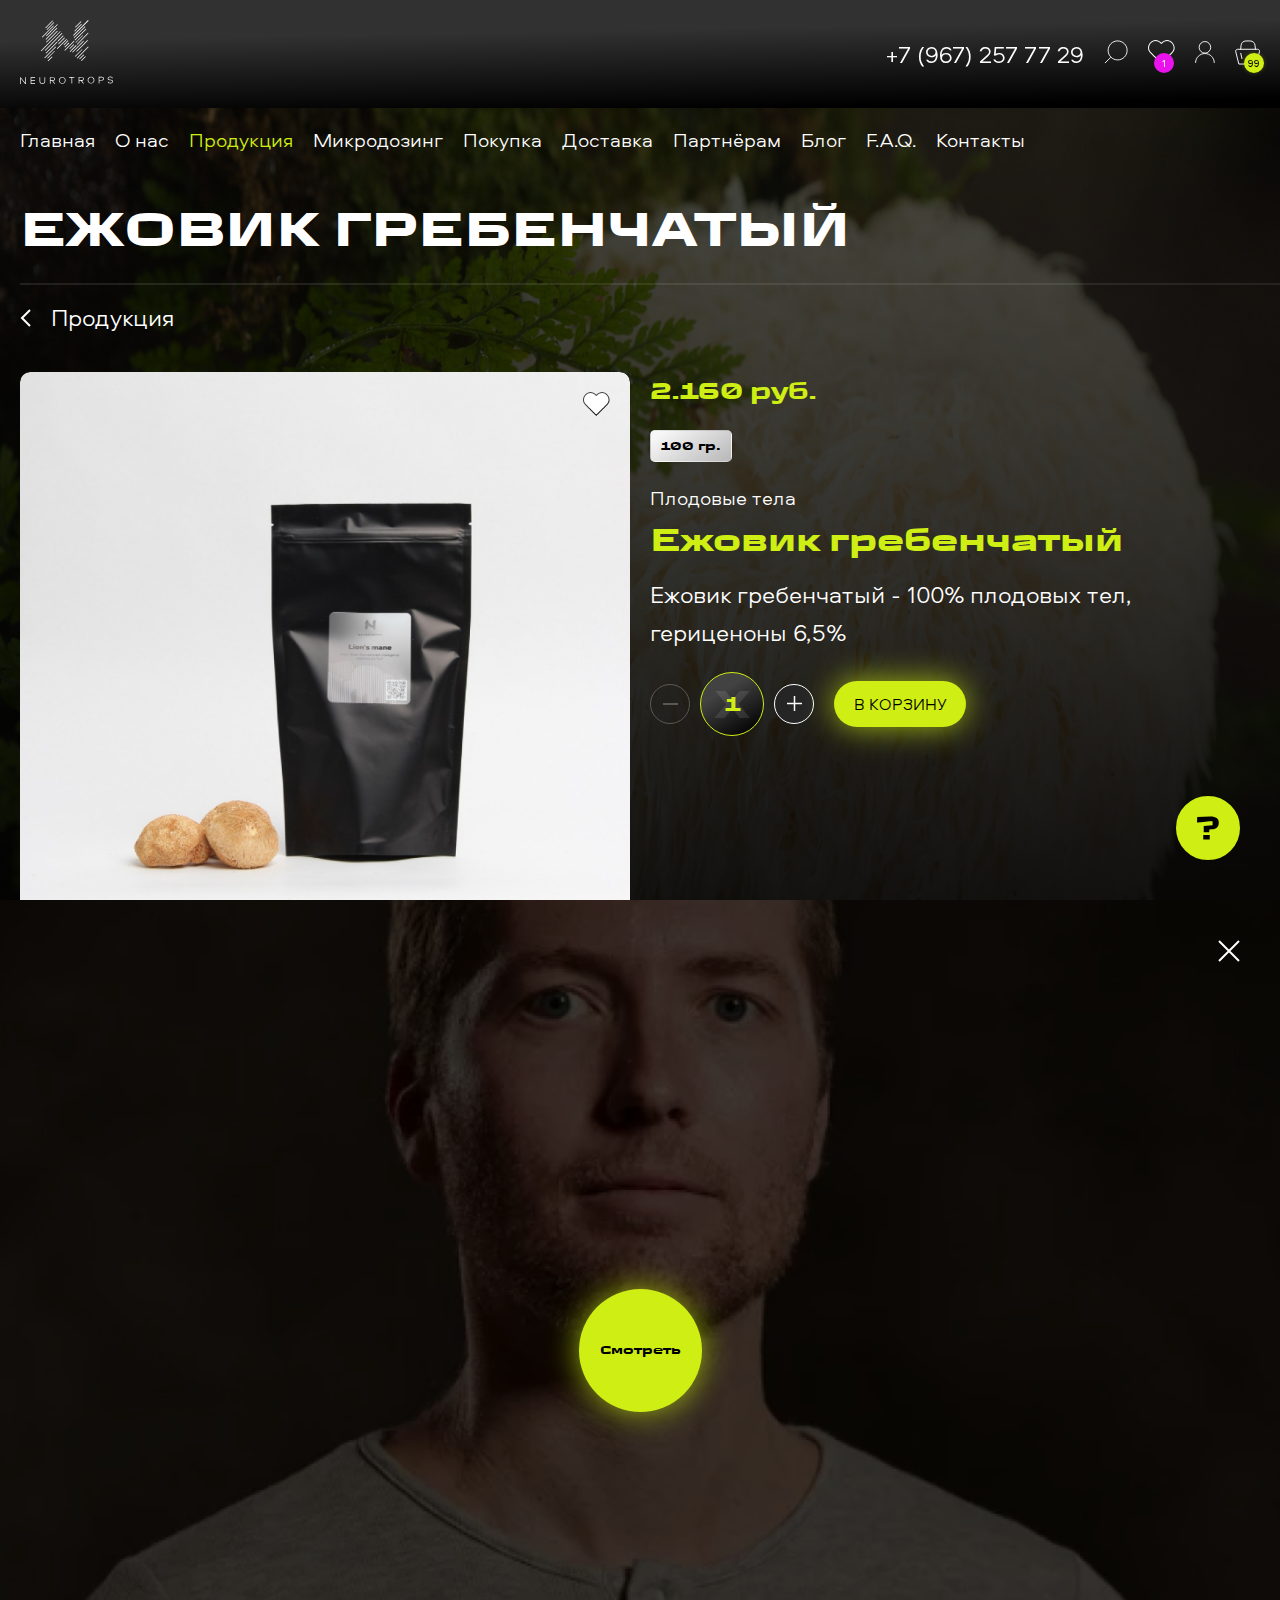
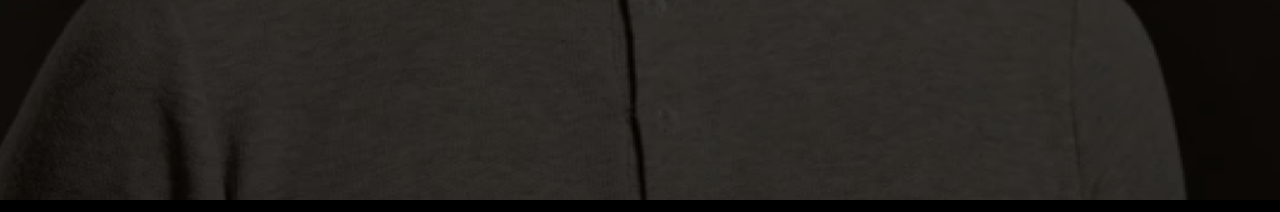
<file: car-three.html>
<!DOCTYPE html>
<html lang="en">

<head>
	<meta charset="UTF-8">
	<meta name="viewport" content="width=device-width, initial-scale=1.0">
	<meta name="theme-color" content="#fff">
	<meta name="format-detection" content="telephone=no">
	<meta name="description" content="description">
	<title>Neurotrops</title>
	<meta property="og:title" content="Neurotrops">
	<meta property="og:type" content="website">
	<meta property="og:description" content="description">
	<meta property="og:image" content="images/icons/logo.svg">
	<!-- font Aeroport -->
	<link rel="stylesheet" href="fonts/aeraport/stylesheet.css">
	<!-- font TT Autonomous Trl -->
	<link rel="stylesheet" href="fonts/tt-autonomous/style.css">
	<!-- swiper -->
	<link rel="stylesheet" href="libs/swiper/swiper.min.css">
	<!-- normalize css -->
	<link rel="stylesheet" href="./css/normalize.css">
	<!-- custom css -->
	<link rel="stylesheet" href="css/main.css">
</head>

<body>

	<div class="wrapper products__page card__page">

		<!-- header -->
		<header class="header">
			<div class="container">
				<a class="header__logo" href="#!">
					<svg width="93" height="64" viewBox="0 0 93 64" fill="none" xmlns="http://www.w3.org/2000/svg">
						<path d="M32.4685 0.516506L25.3441 7.75117L25.8121 8.21201L32.9365 0.977352L32.4685 0.516506Z" fill="white" />
						<path d="M33.6754 2.20881L26.551 9.44347L27.019 9.90431L34.1434 2.66965L33.6754 2.20881Z" fill="white" />
						<path d="M62.0257 29.1401L54.9013 36.3747L55.3693 36.8356L62.4937 29.6009L62.0257 29.1401Z" fill="white" />
						<path d="M62.5909 15.1431L55.4665 22.3777L55.9345 22.8386L63.0588 15.6039L62.5909 15.1431Z" fill="white" />
						<path d="M33.3511 5.4627L21.9038 17.0872L22.3717 17.5481L33.8191 5.92354L33.3511 5.4627Z" fill="white" />
						<path d="M61.413 3.68025L54.2886 10.9149L54.7566 11.3758L61.881 4.14109L61.413 3.68025Z" fill="white" />
						<path d="M34.3417 30.8782L27.2173 38.1129L27.6853 38.5737L34.8096 31.3391L34.3417 30.8782Z" fill="white" />
						<path d="M43.012 15.4112L37.3492 21.1616L37.8823 21.6866L43.5451 15.9362L43.012 15.4112Z" fill="white" />
						<path d="M44.3734 17.4793L38.2178 23.7302L38.7509 24.2552L44.9066 18.0043L44.3734 17.4793Z" fill="white" />
						<path d="M31.9573 36.4706L27.7124 40.7813L28.1706 41.2325L32.4155 36.9219L31.9573 36.4706Z" fill="white" />
						<path d="M47.7995 20.3288L43.5546 24.6395L44.0877 25.1645L48.3326 20.8538L47.7995 20.3288Z" fill="white" />
						<path d="M53.6003 24.208L49.3554 28.5186L49.8885 29.0436L54.1334 24.733L53.6003 24.208Z" fill="white" />
						<path d="M56.0165 25.106L49.6845 31.536L50.2176 32.061L56.5497 25.631L56.0165 25.106Z" fill="white" />
						<path d="M60.883 1.16665L55.0962 7.04297L55.6294 7.56797L61.4161 1.69165L60.883 1.16665Z" fill="white" />
						<path d="M63.509 34.4686L59.2641 38.7792L59.7972 39.3042L64.0421 34.9936L63.509 34.4686Z" fill="white" />
						<path d="M65.2457 36.1795L61.0007 40.4901L61.5339 41.0151L65.7788 36.7045L65.2457 36.1795Z" fill="white" />
						<path d="M48.7324 22.6054L44.4875 26.916L45.0206 27.441L49.2655 23.1304L48.7324 22.6054Z" fill="white" />
						<path d="M46.3694 18.892L36.8671 28.5415L37.4002 29.0665L46.9026 19.417L46.3694 18.892Z" fill="white" />
						<path d="M53.9239 20.6706L44.4215 30.3201L44.9546 30.8451L54.457 21.1956L53.9239 20.6706Z" fill="white" />
						<path d="M37.2133 4.35621L26.0247 15.718L26.5318 16.2173L37.7204 4.85555L37.2133 4.35621Z" fill="white" />
						<path d="M36.7943 7.83391L25.6057 19.1957L26.1127 19.695L37.3013 8.33325L36.7943 7.83391Z" fill="white" />
						<path d="M68.0022 0L53.0146 15.2196L53.6509 15.8462L68.6385 0.626578L68.0022 0Z" fill="white" />
						<path d="M37.2612 10.6931L26.0726 22.0549L26.5796 22.5543L37.7682 11.1925L37.2612 10.6931Z" fill="white" />
						<path d="M67.9841 12.8455L56.7955 24.2073L57.3026 24.7066L68.4912 13.3448L67.9841 12.8455Z" fill="white" />
						<path d="M40.1541 11.1256L20.883 30.6949L21.3901 31.1942L40.6611 11.6249L40.1541 11.1256Z" fill="white" />
						<path d="M63.3894 20.6463L52.2008 32.0081L52.7079 32.5074L63.8965 21.1456L63.3894 20.6463Z" fill="white" />
						<path d="M65.7782 8.6587L54.5896 20.0205L55.0966 20.5198L66.2852 9.15804L65.7782 8.6587Z" fill="white" />
						<path d="M64.9389 6.17138L53.7503 17.5332L54.2574 18.0325L65.446 6.67072L64.9389 6.17138Z" fill="white" />
						<path d="M67.4522 19.9859L56.2636 31.3476L56.7707 31.847L67.9593 20.4852L67.4522 19.9859Z" fill="white" />
						<path d="M35.5412 26.4753L24.3526 37.8371L24.8597 38.3364L36.0483 26.9746L35.5412 26.4753Z" fill="white" />
						<path d="M68.0901 26.6212L56.9015 37.9829L57.4086 38.4823L68.5972 27.1205L68.0901 26.6212Z" fill="white" />
						<path d="M36.8995 21.6917L25.7109 33.0535L26.2179 33.5528L37.4065 22.191L36.8995 21.6917Z" fill="white" />
						<path d="M41.8048 13.0183L24.8294 30.2564L25.3365 30.7557L42.3119 13.5176L41.8048 13.0183Z" fill="white" />
						<path
							d="M5.19189 57.368L5.87612 57.3635L5.92641 63.9543L5.15227 63.9604L0.691846 58.3464L0.734515 63.9939L0.0502884 64L0 57.4092L0.774136 57.4031L5.23456 63.0171L5.19189 57.3696V57.368Z"
							fill="white" />
						<path
							d="M15.0134 57.9182L11.3118 57.9471L11.3301 60.3091L14.9631 60.2817L14.9676 60.9065L11.3347 60.9339L11.353 63.2868L15.0545 63.2579L15.0591 63.8827L10.6718 63.9162L10.6215 57.3254L15.0088 57.2918L15.0134 57.9166V57.9182Z"
							fill="white" />
						<path
							d="M19.5241 61.1397L19.4951 57.2583L20.1794 57.2537L20.2083 61.1244C20.2144 61.8528 20.4064 62.403 20.7874 62.7778C21.1668 63.1527 21.6987 63.3371 22.3799 63.331C23.061 63.3264 23.5898 63.1329 23.9632 62.7535C24.3381 62.374 24.5224 61.8193 24.5163 61.0924L24.4874 57.2217L25.1716 57.2156L25.2006 61.097C25.2082 61.9976 24.9567 62.6971 24.4478 63.1969C23.9388 63.6968 23.2515 63.9512 22.3844 63.9573C21.5173 63.9634 20.8255 63.7211 20.3089 63.2289C19.7923 62.7367 19.5302 62.0403 19.5241 61.1412V61.1397Z"
							fill="white" />
						<path
							d="M35.0723 59.0367C35.0769 59.5655 34.9078 60.0074 34.5664 60.361C34.2251 60.7145 33.7206 60.9065 33.0517 60.9385L35.2171 63.7303L34.3531 63.7364L32.1876 60.9446L30.5799 60.9568L30.6012 63.7653L29.917 63.7699L29.8667 57.1791L32.8947 57.1562C33.6094 57.1501 34.1504 57.3254 34.5161 57.6789C34.8834 58.034 35.0678 58.485 35.0723 59.0352V59.0367ZM34.0026 59.9922C34.2616 59.7819 34.3912 59.4649 34.3866 59.0413C34.3835 58.6176 34.251 58.3007 33.9873 58.0919C33.7237 57.8816 33.358 57.7795 32.8886 57.7825L30.5555 57.8008L30.5753 60.332L32.9084 60.3137C33.3778 60.3107 33.7435 60.204 34.0026 59.9922Z"
							fill="white" />
						<path
							d="M39.8436 57.9578C40.4898 57.2979 41.2837 56.9642 42.224 56.9566C43.1642 56.949 43.9612 57.2705 44.618 57.9212C45.2748 58.5719 45.607 59.3826 45.6146 60.3549C45.6222 61.3271 45.3022 62.1439 44.6561 62.8038C44.0099 63.4636 43.216 63.7973 42.2773 63.805C41.337 63.8126 40.5401 63.491 39.8833 62.8403C39.2265 62.1896 38.8942 61.3789 38.8866 60.4067C38.879 59.4344 39.199 58.6176 39.8452 57.9578H39.8436ZM40.3435 62.406C40.854 62.9287 41.4955 63.1862 42.2697 63.1802C43.0438 63.1741 43.6823 62.9059 44.1837 62.3771C44.685 61.8468 44.9334 61.1747 44.9273 60.361C44.9212 59.5472 44.6622 58.8797 44.1532 58.357C43.6427 57.8343 43.0011 57.5768 42.227 57.5829C41.4529 57.589 40.8144 57.8572 40.313 58.3875C39.8116 58.9178 39.5632 59.5899 39.5693 60.4036C39.5754 61.2174 39.8345 61.8848 40.3435 62.4075V62.406Z"
							fill="white" />
						<path
							d="M49.1211 57.0328L54.5111 56.9916L54.5157 57.6164L52.1628 57.6347L52.2085 63.5992L51.5243 63.6038L51.4785 57.6393L49.1256 57.6576L49.1211 57.0328Z"
							fill="white" />
						<path
							d="M63.8358 58.8157C63.8403 59.3445 63.6712 59.7864 63.3298 60.14C62.9885 60.4935 62.4841 60.6855 61.8151 60.7175L63.9805 63.5093L63.1165 63.5154L60.951 60.7236L59.3433 60.7358L59.3647 63.5444L58.6804 63.5489L58.6302 56.9581L61.6581 56.9352C62.3728 56.9292 62.9138 57.1044 63.2795 57.4579C63.6468 57.813 63.8312 58.2641 63.8358 58.8142V58.8157ZM62.766 59.7712C63.0266 59.5609 63.1546 59.2439 63.1515 58.8203C63.1485 58.3967 63.0159 58.0797 62.7523 57.8709C62.4886 57.6606 62.1229 57.5585 61.6536 57.5616L59.3205 57.5799L59.3403 60.111L61.6734 60.0928C62.1427 60.0897 62.5085 59.9815 62.7675 59.7712H62.766Z"
							fill="white" />
						<path
							d="M68.6055 57.7383C69.2517 57.0785 70.0456 56.7448 70.9858 56.7371C71.9261 56.7295 72.7231 57.0511 73.3799 57.7018C74.0367 58.3525 74.3689 59.1632 74.3765 60.1354C74.3841 61.1077 74.0641 61.9245 73.418 62.5843C72.7719 63.2442 71.9779 63.5779 71.0377 63.5855C70.0974 63.5931 69.3004 63.2716 68.6436 62.6209C67.9868 61.9702 67.6546 61.1595 67.647 60.1872C67.6394 59.215 67.9594 58.3982 68.6055 57.7383ZM69.1054 62.1866C69.6159 62.7093 70.2574 62.9668 71.0316 62.9607C71.8057 62.9546 72.4442 62.6864 72.9456 62.1576C73.4469 61.6273 73.6953 60.9553 73.6892 60.1415C73.6831 59.3278 73.4241 58.6603 72.9151 58.1376C72.4046 57.6149 71.763 57.3574 70.9889 57.3635C70.2148 57.3696 69.5762 57.6378 69.0749 58.1681C68.572 58.6984 68.3251 59.3704 68.3312 60.1842C68.3373 60.9979 68.5964 61.6654 69.1054 62.1881V62.1866Z"
							fill="white" />
						<path
							d="M83.3278 57.3071C83.6951 57.6621 83.8795 58.1132 83.8841 58.6633C83.8886 59.2135 83.7103 59.6661 83.3492 60.0226C82.988 60.3792 82.4501 60.5606 81.7354 60.5667L79.3932 60.585L79.4145 63.3935L78.7303 63.3981L78.68 56.8072L81.7064 56.7844C82.4211 56.7783 82.9621 56.9535 83.3278 57.3071ZM82.8143 59.6188C83.0749 59.4085 83.2029 59.0916 83.1998 58.6679C83.1968 58.2443 83.0642 57.9273 82.8006 57.7185C82.5369 57.5082 82.1712 57.4061 81.7019 57.4092L79.3688 57.4275L79.3886 59.9586L81.7217 59.9404C82.191 59.9373 82.5568 59.8306 82.8158 59.6188H82.8143Z"
							fill="white" />
						<path
							d="M87.5902 61.7919L88.3247 61.7858C88.4862 62.089 88.7483 62.3374 89.1141 62.5294C89.4798 62.7215 89.8943 62.8159 90.3575 62.8129C90.9061 62.8083 91.3572 62.6849 91.7092 62.4411C92.0613 62.1972 92.2365 61.8955 92.2335 61.5389C92.2304 61.1884 92.1009 60.9202 91.8449 60.7328C91.5889 60.5469 91.1987 60.425 90.676 60.3701L89.5438 60.2497C88.9419 60.1811 88.4847 59.9967 88.1753 59.695C87.866 59.3933 87.709 59.0077 87.7045 58.5369C87.6999 57.9547 87.9208 57.4869 88.3689 57.1318C88.8169 56.7783 89.4234 56.5985 90.1914 56.5924C90.9199 56.5863 91.5096 56.7524 91.9622 57.0892C92.4148 57.4259 92.7257 57.813 92.8948 58.2488L92.1512 58.2549C91.9973 57.9456 91.7428 57.6941 91.3907 57.5021C91.0387 57.3101 90.6303 57.2156 90.1671 57.2187C89.6246 57.2233 89.1933 57.3467 88.8748 57.5905C88.5563 57.8343 88.3978 58.1346 88.4009 58.4927C88.4054 59.1617 88.8626 59.5381 89.7693 59.6234L91.0204 59.7529C91.6163 59.8139 92.0811 59.9998 92.4148 60.3076C92.7485 60.617 92.9162 61.0086 92.9207 61.4856C92.9253 62.0022 92.7013 62.4548 92.2517 62.8449C91.8007 63.235 91.1728 63.4346 90.3652 63.4407C89.9552 63.4438 89.5819 63.395 89.2466 63.296C88.9114 63.1954 88.6386 63.0613 88.4253 62.8906C88.2119 62.7199 88.0382 62.5447 87.9056 62.3633C87.7715 62.182 87.6679 61.993 87.5932 61.7949L87.5902 61.7919Z"
							fill="white" />
					</svg>
				</a>
				<div class="header__right">
					<a class="phone__number" href="tel:+79672577729">+7 (967) 257 77 29</a>
					<button>
						<img src="images/icons/search.svg" alt="search icon" width="24" height="24">
					</button>
					<button class="favourite__box">
						<img src="images/icons/heart.svg" alt="heart icon" width="27" height="24">
						<div class="favourite__box-count">1</div>
					</button>
					<button>
						<img src="images/icons/user.svg" alt="user" width="20" height="24">
					</button>
					<button class="cart">
						<img src="images/icons/basket.svg" alt="basket" width="25" height="25">
						<div class="cart__count">99</div>
					</button>
				</div>
				<div class="media__right">
					<button class="cart">
						<img src="images/icons/basket.svg" alt="basket" width="25" height="25">
						<div class="cart__count">99</div>
					</button>
					<button class="open__menu">
						<img src="images/icons/menu.svg" alt="menu" width="32" height="20">
					</button>
				</div>
			</div>
		
			<div class="meida__menu">
				<div class="content">
					<div>
						<div class="top">
							<img src="images/icons/logo.svg" alt="logo" width="92" height="64px">
							<button class="close__btn">
								<img src="images/icons/close.svg" alt="close icon" width="20" height="20">
							</button>
						</div>
						<nav>
							<ul>
								<li><a class="active" href="index.html">Главная</a></li>
								<li><a href="about.html">О нас</a></li>
								<li><a href="products.html">Продукция</a></li>
								<div class="accordion">
									<div class="accordion__header">
										<h3 class="accordion__title">Продукция</h3>
										<button class="accordion__arrow">
											<img src="images/icons/plus.svg" alt="plus" width="20" height="20">
										</button>
									</div>
									<div class="accordion__content">
										<ul>
											<li>
												<a href="#!">Мухомор красный</a>
											</li>
											<li>
												<a href="#!">Мухомор пантерный</a>
											</li>
											<li>
												<a href="#!">Ежовик гребенчатый</a>
											</li>
											<li>
												<a href="#!">Кордицепс</a>
											</li>
											<li>
												<a href="#!">Все</a>
											</li>
										</ul>
									</div>
								</div>
								<li><a href="index.html">Микродозинг</a></li>
								<li><a href="delivery.html">Доставка</a></li>
								<li><a href="#!">Партнёрам</a></li>
								<li><a href="#!">Блог</a></li>
								<li><a href="#!">F.A.Q.</a></li>
								<li><a href="#!">Контакты</a></li>
							</ul>
						</nav>
					</div>
					<div class="menu__bottom">
						<h5 class="bottom__title">Присоединяйтесь к нам!</h5>
						<div class="social__media">
							<a href="#!">
								<svg width="24" height="22" viewBox="0 0 24 22" fill="none" xmlns="http://www.w3.org/2000/svg">
									<path
										d="M24 1.3623L20.1991 20.5067C20.1991 20.5067 19.669 21.837 18.2087 21.1968L12.8059 17.0563L9.34513 20.217C9.34513 20.217 9.07507 20.4271 8.775 20.2971L8.77829 20.2678L9.47499 14.316C9.47499 14.316 19.1872 5.58397 19.5873 5.21389C19.9874 4.8438 19.8574 4.76378 19.8574 4.76378C19.8774 4.31368 19.1372 4.76378 19.1372 4.76378L6.27025 12.9418L6.25594 12.9349L0.90472 11.1345C0.90472 11.1345 0.0845327 10.8445 0.00451441 10.2043C-0.0755039 9.56417 0.934727 9.2241 0.934727 9.2241L22.2496 0.862182C22.2496 0.862182 24 0.0920063 24 1.3623Z"
										fill="white"></path>
								</svg>
							</a>
							<a href="#!">
								<svg width="24" height="16" viewBox="0 0 24 16" fill="none" xmlns="http://www.w3.org/2000/svg">
									<path
										d="M13.0718 15.4874C4.87188 15.4874 0.194878 9.86587 0 0.511719H4.10743C4.24235 7.37743 7.27038 10.2856 9.66888 10.8852V0.511719H13.5366V6.43302C15.9051 6.17818 18.3933 3.47986 19.2328 0.511719H23.1004C22.4558 4.16943 19.7575 6.86775 17.8387 7.97705C19.7575 8.87649 22.8307 11.23 24 15.4874H19.7425C18.8281 12.6391 16.5497 10.4355 13.5366 10.1357V15.4874H13.0718Z"
										fill="white"></path>
								</svg>
							</a>
							<a href="#!">
								<svg width="14" height="16" viewBox="0 0 14 16" fill="none" xmlns="http://www.w3.org/2000/svg">
									<path d="M13.9287 8L0.0722656 16L0.0722663 0L13.9287 8Z" fill="white"></path>
								</svg>
							</a>
							<a href="#!">
								<svg width="24" height="24" viewBox="0 0 24 24" fill="none" xmlns="http://www.w3.org/2000/svg">
									<path
										d="M12 8.16C14.1257 8.16 15.84 9.87429 15.84 12C15.84 14.1257 14.1257 15.84 12 15.84C9.87429 15.84 8.16 14.1257 8.16 12C8.16 9.87429 9.87429 8.16 12 8.16ZM12 5.76C8.55429 5.76 5.76 8.55429 5.76 12C5.76 15.4457 8.55429 18.24 12 18.24C15.4457 18.24 18.24 15.4457 18.24 12C18.24 8.55429 15.4457 5.76 12 5.76Z"
										fill="white" />
									<path
										d="M18.4114 7.02857C19.2067 7.02857 19.8514 6.38386 19.8514 5.58857C19.8514 4.79328 19.2067 4.14857 18.4114 4.14857C17.6161 4.14857 16.9714 4.79328 16.9714 5.58857C16.9714 6.38386 17.6161 7.02857 18.4114 7.02857Z"
										fill="white" />
									<path
										d="M17.76 2.4C19.8857 2.4 21.6 4.11429 21.6 6.24V17.76C21.6 19.8857 19.8857 21.6 17.76 21.6H6.24C4.11429 21.6 2.4 19.8857 2.4 17.76V6.24C2.4 4.11429 4.11429 2.4 6.24 2.4H17.76ZM17.76 0H6.24C2.79429 0 0 2.79429 0 6.24V17.76C0 21.2057 2.79429 24 6.24 24H17.76C21.2057 24 24 21.2057 24 17.76V6.24C24 2.79429 21.2057 0 17.76 0Z"
										fill="white" />
								</svg>
							</a>
						</div>
						<a class="phone__number" href="tel:+79672577729">+7 (967) 257 77 29</a>
						<a class="email" href="mailto:hello@neurotrops.ru">hello@neurotrops.ru</a>
						<div class="line"></div>
						<p class="info">Интернет-магазин грибной продукции высочайшего качества, Neurotrops 2024 г.</p>
					</div>
				</div>
			</div>
		</header>

		<!-- main -->
		<main class="main">
			<div class="card__bg">
				<img class="card__bg-img" src="images/card-bg-3.png" alt="card-bg">
				<div class="container">
					<nav class="nav">
						<ul class="nav__list">
							<li class="nav__item"><a class="nav__link" href="index.html">Главная</a></li>
							<li class="nav__item"><a class="nav__link" href="about.html">О нас</a></li>
							<li class="nav__item"><a class="nav__link active" href="#!">Продукция</a></li>
							<li class="nav__item"><a class="nav__link" href="#!">Микродозинг</a></li>
							<li class="nav__item"><a class="nav__link" href="#!">Покупка</a></li>
							<li class="nav__item"><a class="nav__link" href="#!">Доставка</a></li>
							<li class="nav__item"><a class="nav__link" href="#!">Партнёрам</a></li>
							<li class="nav__item"><a class="nav__link" href="#!">Блог</a></li>
							<li class="nav__item"><a class="nav__link" href="#!">F.A.Q.</a></li>
							<li class="nav__item"><a class="nav__link" href="#!">Контакты</a></li>
						</ul>
					</nav>
				</div>

				<section class="products">
					<div class="container">
						<h1 class="title line">Ежовик гребенчатый</h1>
						<div class="card">
							<a class="go__back" href="index.html">
								<svg width="11" height="18" viewBox="0 0 11 18" fill="none" xmlns="http://www.w3.org/2000/svg">
									<path d="M10 1L2 9L10 17" stroke="white" stroke-width="2" />
								</svg>
								<span>Продукция</span>
							</a>

							<div class="card__content">
								<div class="media__block">
									<div class="flex__box">
										<span class="new__price">2.160 руб.</span>
									</div>
									<div class="weight__box product__weight-box">
										<button class="product__weight active">50 гр.</button>
										<button class="product__weight">100 гр.</button>
									</div>
								</div>
								<div class="card__img">
									<button class="favourite__box product__favourite">
										<svg width="27" height="24" viewBox="0 0 27 24" fill="none" xmlns="http://www.w3.org/2000/svg">
											<mask id="path-1-inside-1_2013_231" fill="white">
												<path fill-rule="evenodd" clip-rule="evenodd"
													d="M13.2887 23.9999C13.2887 23.9999 13.2887 24 13.2888 24V23.9998C16.7364 20.5522 17.8302 19.4584 18.6001 18.6885C19.6157 17.673 20.0679 17.2208 24.6154 12.6732C30.74 6.54832 21.284 -5.31629 13.2887 2.67882C5.29336 -5.31629 -4.16268 6.54832 1.96197 12.6732C6.51291 17.2243 6.96231 17.6737 7.97956 18.6909C8.7494 19.4607 9.84445 20.5557 13.2886 23.9998V24C13.2886 24 13.2886 23.9999 13.2887 23.9999Z" />
											</mask>
											<path fill-rule="evenodd" clip-rule="evenodd"
												d="M13.2887 23.9999C13.2887 23.9999 13.2887 24 13.2888 24V23.9998C16.7364 20.5522 17.8302 19.4584 18.6001 18.6885C19.6157 17.673 20.0679 17.2208 24.6154 12.6732C30.74 6.54832 21.284 -5.31629 13.2887 2.67882C5.29336 -5.31629 -4.16268 6.54832 1.96197 12.6732C6.51291 17.2243 6.96231 17.6737 7.97956 18.6909C8.7494 19.4607 9.84445 20.5557 13.2886 23.9998V24C13.2886 24 13.2886 23.9999 13.2887 23.9999Z"
												fill="url(#paint0_linear_2013_231)" />
											<path
												d="M13.2887 23.9999L14.0042 23.3013L13.2887 22.5683L12.5731 23.3013L13.2887 23.9999ZM13.2888 24L12.5732 24.6985L14.2888 26.456V24H13.2888ZM13.2888 23.9998L12.5817 23.2927L12.2888 23.5856V23.9998H13.2888ZM18.6001 18.6885L19.3072 19.3956L18.6001 18.6885ZM24.6154 12.6732L23.9083 11.9661L24.6154 12.6732ZM13.2887 2.67882L12.5816 3.38594L13.2887 4.09302L13.9958 3.38594L13.2887 2.67882ZM1.96197 12.6732L2.66909 11.9661H2.66909L1.96197 12.6732ZM7.97956 18.6909L8.68665 17.9837L7.97956 18.6909ZM13.2886 23.9998H14.2886V23.5856L13.9957 23.2927L13.2886 23.9998ZM13.2886 24H12.2886V26.456L14.0041 24.6985L13.2886 24ZM12.5731 24.6984C12.5772 24.7026 12.5806 24.706 12.5827 24.7081C12.5837 24.7091 12.5846 24.71 12.5851 24.7105C12.5854 24.7108 12.5856 24.711 12.5857 24.7111C12.5858 24.7112 12.5858 24.7112 12.5859 24.7113C12.5859 24.7113 12.5859 24.7113 12.5859 24.7113C12.5859 24.7113 12.5859 24.7113 12.5859 24.7113C12.5859 24.7113 12.5859 24.7113 12.5859 24.7113C12.5862 24.7116 12.5846 24.71 12.5827 24.7081C12.5807 24.7061 12.5773 24.7027 12.5732 24.6985L14.0044 23.3015C14.0002 23.2972 13.9969 23.2939 13.9948 23.2918C13.9937 23.2907 13.9929 23.2899 13.9924 23.2894C13.9921 23.2891 13.9919 23.2889 13.9917 23.2888C13.9917 23.2887 13.9916 23.2886 13.9916 23.2886C13.9916 23.2886 13.9916 23.2886 13.9916 23.2886C13.9915 23.2886 13.9915 23.2886 13.9915 23.2886C13.9915 23.2886 13.9915 23.2886 13.9915 23.2886C13.9913 23.2883 13.9929 23.2899 13.9947 23.2917C13.9968 23.2938 14.0001 23.2971 14.0042 23.3013L12.5731 24.6984ZM14.2888 24V23.9998H12.2888V24H14.2888ZM17.893 17.9814C17.1231 18.7513 16.0293 19.8451 12.5817 23.2927L13.9959 24.7069C17.4435 21.2593 18.5373 20.1656 19.3072 19.3956L17.893 17.9814ZM23.9083 11.9661C19.3608 16.5137 18.9086 16.9659 17.893 17.9814L19.3072 19.3956C20.3228 18.3801 20.775 17.9279 25.3225 13.3803L23.9083 11.9661ZM13.9958 3.38594C15.8283 1.55349 17.6562 0.93563 19.2491 1.00524C20.8631 1.07578 22.37 1.85813 23.5223 3.07006C25.8721 5.54157 26.4698 9.40446 23.9083 11.9661L25.3225 13.3803C28.8856 9.81704 27.8176 4.68519 24.9717 1.69197C23.5261 0.171529 21.5527 -0.895993 19.3364 -0.99285C17.099 -1.09063 14.7467 -0.193397 12.5816 1.97171L13.9958 3.38594ZM13.9958 1.97171C11.8306 -0.193397 9.47831 -1.09063 7.24091 -0.99285C5.02463 -0.895993 3.0512 0.171529 1.60561 1.69197C-1.24024 4.68519 -2.30826 9.81704 1.25485 13.3803L2.66909 11.9661C0.107549 9.40446 0.705225 5.54157 3.05506 3.07006C4.20732 1.85813 5.71423 1.07578 7.32823 1.00524C8.92113 0.93563 10.7491 1.55349 12.5816 3.38594L13.9958 1.97171ZM1.25485 13.3803C5.80579 17.9314 6.25521 18.3808 7.27247 19.398L8.68665 17.9837C7.66942 16.9665 7.22003 16.5172 2.66909 11.9661L1.25485 13.3803ZM7.27247 19.398C8.0423 20.1678 9.13735 21.2628 12.5814 24.7069L13.9957 23.2927C10.5516 19.8486 9.45649 18.7535 8.68665 17.9837L7.27247 19.398ZM14.2886 24V23.9998H12.2886V24H14.2886ZM12.5731 23.3013C12.5772 23.2971 12.5806 23.2938 12.5826 23.2917C12.5845 23.2899 12.5861 23.2883 12.5858 23.2886C12.5858 23.2886 12.5858 23.2886 12.5858 23.2886C12.5858 23.2886 12.5858 23.2886 12.5858 23.2886C12.5858 23.2886 12.5858 23.2886 12.5857 23.2886C12.5857 23.2886 12.5857 23.2887 12.5856 23.2888C12.5855 23.2889 12.5852 23.2891 12.585 23.2894C12.5845 23.2899 12.5836 23.2907 12.5825 23.2918C12.5805 23.2939 12.5771 23.2972 12.573 23.3015L14.0041 24.6985C14 24.7027 13.9967 24.7061 13.9946 24.7081C13.9928 24.71 13.9911 24.7116 13.9914 24.7113C13.9914 24.7113 13.9914 24.7113 13.9914 24.7113C13.9914 24.7113 13.9914 24.7113 13.9914 24.7113C13.9914 24.7113 13.9915 24.7113 13.9915 24.7113C13.9915 24.7112 13.9916 24.7112 13.9916 24.7111C13.9918 24.711 13.992 24.7108 13.9922 24.7105C13.9928 24.71 13.9936 24.7091 13.9947 24.7081C13.9967 24.706 14.0001 24.7026 14.0042 24.6984L12.5731 23.3013Z"
												fill="url(#paint1_linear_2013_231)" mask="url(#path-1-inside-1_2013_231)" />
											<defs>
												<linearGradient id="paint0_linear_2013_231" x1="1.68224e-07" y1="4.4177" x2="15.3642"
													y2="28.4501" gradientUnits="userSpaceOnUse">
													<stop stop-color="#fff" />
													<stop offset="1" stop-color="#fff" />
												</linearGradient>
												<linearGradient id="paint1_linear_2013_231" x1="-5.44546e-07" y1="12" x2="9.95198" y2="30.3679"
													gradientUnits="userSpaceOnUse">
													<stop stop-color="#424242" />
													<stop offset="1" />
												</linearGradient>
											</defs>
										</svg>
									</button>
									<div class="card__date">
										<span>2023</span>
									</div>
									<div class="swiper product__img-swiper">
										<div class="swiper-wrapper">
											<div class="swiper-slide">
												<img src="images/product-img-8.png" alt="product img">
											</div>
											<div class="swiper-slide">
												<img src="images/product-img-8.png" alt="product img">
											</div>
										</div>
										<div class="swiper-pagination"></div>
									</div>
								</div>
								<div class="card__info product__card">
									<div class="media__none ">
										<span class="new__price">2.160 руб.</span>
										<div class="weight__box product__weight-box">
											<button class="product__weight active">100 гр.</button>
										</div>
									</div>
									<div class="product__sub-title desc">Плодовые тела</div>
									<h4 class="title__sm">Ежовик гребенчатый</h4>
									<p class="desc">
										Ежовик гребенчатый - 100% плодовых тел, гериценоны 6,5%
									</p>
									<div class="counter">
										<button class="decrement disabled">
											<span class="line"></span>
										</button>
										<div class="count">
											<span class="bg__text">X</span>
											<span class="count__number">1</span>
										</div>
										<button class="increment">
											<svg width="15" height="15" viewBox="0 0 20 20" fill="none" xmlns="http://www.w3.org/2000/svg">
												<path d="M20 10L-4.76837e-07 10" stroke="#fff" stroke-width="2" />
												<path d="M10 0L10 20" stroke="#fff" stroke-width="2" />
											</svg>
										</button>
										<button class="yellow__btn product__cart-open">В корзину</button>
									</div>
								</div>
							</div>
						</div>
					</div>
					<div class="tabs">
						<div class="container">
							<div class="tab__items">
								<div class="tab__item">
									<h4>Описание</h4>
								</div>
								<div class="tab__item">
									<h4>Отзывы</h4>
								</div>
							</div>
							<div class="tab__content hide">
								<div class="flex__box">
									<div class="left__box">
										<h5 class="tab__title">Состав</h5>
										<p class="desc">
											Ежовик гребенчатый - 100% плодовых тел, гериценоны 6,5%.
										</p>
									</div>
									<div class="line"></div>
									<div class="right__box">
										<div class="accordion__box">
											<div class="accordion">
												<div class="accordion__header">
													<h3 class="accordion__title">Упаковка</h3>
													<button class="accordion__arrow">
														<img src="images/icons/plus.svg" alt="plus" width="20" height="20">
													</button>
												</div>
												<div class="accordion__content">
													<p class="desc">
														100гр молотых шляпок, расчетный курс на 3 месяца.
													</p>
												</div>
											</div>
											<div class="accordion">
												<div class="accordion__header">
													<h3 class="accordion__title">Способ применения</h3>
													<button class="accordion__arrow">
														<img src="images/icons/plus.svg" alt="plus" width="20" height="20">
													</button>
												</div>
												<div class="accordion__content">
													<p class="desc">
														0.4 грамма 1-2 раза в день, в зависимости от собственновыверенной дозировки и целей.
													</p>
												</div>
											</div>
											<div class="accordion">
												<div class="accordion__header">
													<h3 class="accordion__title">Продолжительность курса</h3>
													<button class="accordion__arrow">
														<img src="images/icons/plus.svg" alt="plus" width="20" height="20">
													</button>
												</div>
												<div class="accordion__content">
													<p class="desc">
														Краткое описание ответа.
													</p>
												</div>
											</div>
										</div>
									</div>
								</div>
							</div>
							<div class="tab__content hide">
								<div class="reviews__tab">
									<div class="reviews__swiper">
										<div>
											<img class="user__img" src="images/user.png" alt="user img" width="150" height="150">
											<div class="social__media">
												<a href="#!">
													<svg width="24" height="22" viewBox="0 0 24 22" fill="none"
														xmlns="http://www.w3.org/2000/svg">
														<path
															d="M24 1.3623L20.1991 20.5067C20.1991 20.5067 19.669 21.837 18.2087 21.1968L12.8059 17.0563L9.34513 20.217C9.34513 20.217 9.07507 20.4271 8.775 20.2971L8.77829 20.2678L9.47499 14.316C9.47499 14.316 19.1872 5.58397 19.5873 5.21389C19.9874 4.8438 19.8574 4.76378 19.8574 4.76378C19.8774 4.31368 19.1372 4.76378 19.1372 4.76378L6.27025 12.9418L6.25594 12.9349L0.90472 11.1345C0.90472 11.1345 0.0845327 10.8445 0.00451441 10.2043C-0.0755039 9.56417 0.934727 9.2241 0.934727 9.2241L22.2496 0.862182C22.2496 0.862182 24 0.0920063 24 1.3623Z"
															fill="white" />
													</svg>
												</a>
												<a class="last" href="#!">
													<svg width="24" height="16" viewBox="0 0 24 16" fill="none"
														xmlns="http://www.w3.org/2000/svg">
														<path
															d="M13.0718 15.4874C4.87188 15.4874 0.194878 9.86587 0 0.511719H4.10743C4.24235 7.37743 7.27038 10.2856 9.66888 10.8852V0.511719H13.5366V6.43302C15.9051 6.17818 18.3933 3.47986 19.2328 0.511719H23.1004C22.4558 4.16943 19.7575 6.86775 17.8387 7.97705C19.7575 8.87649 22.8307 11.23 24 15.4874H19.7425C18.8281 12.6391 16.5497 10.4355 13.5366 10.1357V15.4874H13.0718Z"
															fill="white" />
													</svg>
												</a>
												<a class="last open__video-btn">
													<svg width="14" height="16" viewBox="0 0 14 16" fill="none"
														xmlns="http://www.w3.org/2000/svg">
														<path d="M13.9287 8L0.0722656 16L0.0722663 0L13.9287 8Z" fill="white" />
													</svg>
												</a>
											</div>
										</div>
										<div class="reviews__content">
											<span class="date">22/04/2024</span>
											<h4 class="user__name">Александр</h4>
											<p class="desc">
												<img class="quote__bg" src="images/icons/quote.svg" alt="quote" width="80" height="48">
												Продавец корректен, отзывчив, оперативен. Посылка пришла быстро, по весу больше, чем заказывал.
												Приятный бонус, всем
												советую.
											</p>
										</div>
									</div>
									<div class="reviews__swiper">
										<div>
											<img class="user__img" src="images/user.png" alt="user img" width="150" height="150">
											<div class="social__media">
												<a href="#!">
													<svg width="24" height="22" viewBox="0 0 24 22" fill="none"
														xmlns="http://www.w3.org/2000/svg">
														<path
															d="M24 1.3623L20.1991 20.5067C20.1991 20.5067 19.669 21.837 18.2087 21.1968L12.8059 17.0563L9.34513 20.217C9.34513 20.217 9.07507 20.4271 8.775 20.2971L8.77829 20.2678L9.47499 14.316C9.47499 14.316 19.1872 5.58397 19.5873 5.21389C19.9874 4.8438 19.8574 4.76378 19.8574 4.76378C19.8774 4.31368 19.1372 4.76378 19.1372 4.76378L6.27025 12.9418L6.25594 12.9349L0.90472 11.1345C0.90472 11.1345 0.0845327 10.8445 0.00451441 10.2043C-0.0755039 9.56417 0.934727 9.2241 0.934727 9.2241L22.2496 0.862182C22.2496 0.862182 24 0.0920063 24 1.3623Z"
															fill="white" />
													</svg>
												</a>
												<a class="last" href="#!">
													<svg width="24" height="16" viewBox="0 0 24 16" fill="none"
														xmlns="http://www.w3.org/2000/svg">
														<path
															d="M13.0718 15.4874C4.87188 15.4874 0.194878 9.86587 0 0.511719H4.10743C4.24235 7.37743 7.27038 10.2856 9.66888 10.8852V0.511719H13.5366V6.43302C15.9051 6.17818 18.3933 3.47986 19.2328 0.511719H23.1004C22.4558 4.16943 19.7575 6.86775 17.8387 7.97705C19.7575 8.87649 22.8307 11.23 24 15.4874H19.7425C18.8281 12.6391 16.5497 10.4355 13.5366 10.1357V15.4874H13.0718Z"
															fill="white" />
													</svg>
												</a>
												<a class="last open__video-btn">
													<svg width="14" height="16" viewBox="0 0 14 16" fill="none"
														xmlns="http://www.w3.org/2000/svg">
														<path d="M13.9287 8L0.0722656 16L0.0722663 0L13.9287 8Z" fill="white" />
													</svg>
												</a>
											</div>
										</div>
										<div class="reviews__content">
											<span class="date">22/04/2024</span>
											<h4 class="user__name">Александр</h4>
											<p class="desc">
												<img class="quote__bg" src="images/icons/quote.svg" alt="quote" width="80" height="48">
												Продавец корректен, отзывчив, оперативен. Посылка пришла быстро, по весу больше, чем заказывал.
												Приятный бонус, всем
												советую.
											</p>
										</div>
									</div>
									<div class="reviews__swiper">
										<div>
											<img class="user__img" src="images/user.png" alt="user img" width="150" height="150">
											<div class="social__media">
												<a href="#!">
													<svg width="24" height="22" viewBox="0 0 24 22" fill="none"
														xmlns="http://www.w3.org/2000/svg">
														<path
															d="M24 1.3623L20.1991 20.5067C20.1991 20.5067 19.669 21.837 18.2087 21.1968L12.8059 17.0563L9.34513 20.217C9.34513 20.217 9.07507 20.4271 8.775 20.2971L8.77829 20.2678L9.47499 14.316C9.47499 14.316 19.1872 5.58397 19.5873 5.21389C19.9874 4.8438 19.8574 4.76378 19.8574 4.76378C19.8774 4.31368 19.1372 4.76378 19.1372 4.76378L6.27025 12.9418L6.25594 12.9349L0.90472 11.1345C0.90472 11.1345 0.0845327 10.8445 0.00451441 10.2043C-0.0755039 9.56417 0.934727 9.2241 0.934727 9.2241L22.2496 0.862182C22.2496 0.862182 24 0.0920063 24 1.3623Z"
															fill="white" />
													</svg>
												</a>
												<a class="last" href="#!">
													<svg width="24" height="16" viewBox="0 0 24 16" fill="none"
														xmlns="http://www.w3.org/2000/svg">
														<path
															d="M13.0718 15.4874C4.87188 15.4874 0.194878 9.86587 0 0.511719H4.10743C4.24235 7.37743 7.27038 10.2856 9.66888 10.8852V0.511719H13.5366V6.43302C15.9051 6.17818 18.3933 3.47986 19.2328 0.511719H23.1004C22.4558 4.16943 19.7575 6.86775 17.8387 7.97705C19.7575 8.87649 22.8307 11.23 24 15.4874H19.7425C18.8281 12.6391 16.5497 10.4355 13.5366 10.1357V15.4874H13.0718Z"
															fill="white" />
													</svg>
												</a>
												<a class="last open__video-btn">
													<svg width="14" height="16" viewBox="0 0 14 16" fill="none"
														xmlns="http://www.w3.org/2000/svg">
														<path d="M13.9287 8L0.0722656 16L0.0722663 0L13.9287 8Z" fill="white" />
													</svg>
												</a>
											</div>
										</div>
										<div class="reviews__content">
											<span class="date">22/04/2024</span>
											<h4 class="user__name">Александр</h4>
											<p class="desc">
												<img class="quote__bg" src="images/icons/quote.svg" alt="quote" width="80" height="48">
												Продавец корректен, отзывчив, оперативен. Посылка пришла быстро, по весу больше, чем заказывал.
												Приятный бонус, всем
												советую.
											</p>
										</div>
									</div>
								</div>
							</div>
						</div>
					</div>
				</section>
			</div>

		</main>

		<!-- footer -->
		<footer class="footer">
			<div class="container">
				<div class="media__flex">
					<div>
						<img class="footer__logo" src="images/icons/logo-two.svg" alt="logo" width="111" height="96">
						<div class="media__block-content">
							<h4 class="footer__title">Neurotrops</h4>
							<h3 class="title__sm">Сила природы</h3>
						</div>
					</div>
					<div class="media__footer">
						<p>Присоединяйтесь к нам!</p>
						<div class="social__media">
							<a href="#!">
								<svg width="24" height="22" viewBox="0 0 24 22" fill="none" xmlns="http://www.w3.org/2000/svg">
									<path
										d="M24 1.3623L20.1991 20.5067C20.1991 20.5067 19.669 21.837 18.2087 21.1968L12.8059 17.0563L9.34513 20.217C9.34513 20.217 9.07507 20.4271 8.775 20.2971L8.77829 20.2678L9.47499 14.316C9.47499 14.316 19.1872 5.58397 19.5873 5.21389C19.9874 4.8438 19.8574 4.76378 19.8574 4.76378C19.8774 4.31368 19.1372 4.76378 19.1372 4.76378L6.27025 12.9418L6.25594 12.9349L0.90472 11.1345C0.90472 11.1345 0.0845327 10.8445 0.00451441 10.2043C-0.0755039 9.56417 0.934727 9.2241 0.934727 9.2241L22.2496 0.862182C22.2496 0.862182 24 0.0920063 24 1.3623Z"
										fill="white" />
								</svg>
							</a>
							<a href="#!">
								<svg width="24" height="16" viewBox="0 0 24 16" fill="none" xmlns="http://www.w3.org/2000/svg">
									<path
										d="M13.0718 15.4874C4.87188 15.4874 0.194878 9.86587 0 0.511719H4.10743C4.24235 7.37743 7.27038 10.2856 9.66888 10.8852V0.511719H13.5366V6.43302C15.9051 6.17818 18.3933 3.47986 19.2328 0.511719H23.1004C22.4558 4.16943 19.7575 6.86775 17.8387 7.97705C19.7575 8.87649 22.8307 11.23 24 15.4874H19.7425C18.8281 12.6391 16.5497 10.4355 13.5366 10.1357V15.4874H13.0718Z"
										fill="white" />
								</svg>
							</a>
							<a class="open__video-btn">
								<svg width="14" height="16" viewBox="0 0 14 16" fill="none" xmlns="http://www.w3.org/2000/svg">
									<path d="M13.9287 8L0.0722656 16L0.0722663 0L13.9287 8Z" fill="white" />
								</svg>
							</a>
							<a href="#!">
								<svg width="24" height="24" viewBox="0 0 24 24" fill="none" xmlns="http://www.w3.org/2000/svg">
									<path
										d="M12 8.16C14.1257 8.16 15.84 9.87429 15.84 12C15.84 14.1257 14.1257 15.84 12 15.84C9.87429 15.84 8.16 14.1257 8.16 12C8.16 9.87429 9.87429 8.16 12 8.16ZM12 5.76C8.55429 5.76 5.76 8.55429 5.76 12C5.76 15.4457 8.55429 18.24 12 18.24C15.4457 18.24 18.24 15.4457 18.24 12C18.24 8.55429 15.4457 5.76 12 5.76Z"
										fill="white" />
									<path
										d="M18.4114 7.02857C19.2067 7.02857 19.8514 6.38386 19.8514 5.58857C19.8514 4.79328 19.2067 4.14857 18.4114 4.14857C17.6161 4.14857 16.9714 4.79328 16.9714 5.58857C16.9714 6.38386 17.6161 7.02857 18.4114 7.02857Z"
										fill="white" />
									<path
										d="M17.76 2.4C19.8857 2.4 21.6 4.11429 21.6 6.24V17.76C21.6 19.8857 19.8857 21.6 17.76 21.6H6.24C4.11429 21.6 2.4 19.8857 2.4 17.76V6.24C2.4 4.11429 4.11429 2.4 6.24 2.4H17.76ZM17.76 0H6.24C2.79429 0 0 2.79429 0 6.24V17.76C0 21.2057 2.79429 24 6.24 24H17.76C21.2057 24 24 21.2057 24 17.76V6.24C24 2.79429 21.2057 0 17.76 0Z"
										fill="white" />
								</svg>
							</a>
						</div>
						<a class="phone__number" href="tel:+79672577729">+7 (967) 257 77 29</a>
						<a class="email" href="mailto:hello@neurotrops.ru">hello@neurotrops.ru</a>
					</div>
				</div>
				<div class="row">
					<div class="col">
						<h4 class="footer__title">Neurotrops</h4>
						<h3 class="title__sm">Сила природы</h3>
						<p>Присоединяйтесь к нам!</p>
						<div class="social__media">
							<a href="#!">
								<svg width="24" height="22" viewBox="0 0 24 22" fill="none" xmlns="http://www.w3.org/2000/svg">
									<path
										d="M24 1.3623L20.1991 20.5067C20.1991 20.5067 19.669 21.837 18.2087 21.1968L12.8059 17.0563L9.34513 20.217C9.34513 20.217 9.07507 20.4271 8.775 20.2971L8.77829 20.2678L9.47499 14.316C9.47499 14.316 19.1872 5.58397 19.5873 5.21389C19.9874 4.8438 19.8574 4.76378 19.8574 4.76378C19.8774 4.31368 19.1372 4.76378 19.1372 4.76378L6.27025 12.9418L6.25594 12.9349L0.90472 11.1345C0.90472 11.1345 0.0845327 10.8445 0.00451441 10.2043C-0.0755039 9.56417 0.934727 9.2241 0.934727 9.2241L22.2496 0.862182C22.2496 0.862182 24 0.0920063 24 1.3623Z"
										fill="white" />
								</svg>
							</a>
							<a href="#!">
								<svg width="24" height="16" viewBox="0 0 24 16" fill="none" xmlns="http://www.w3.org/2000/svg">
									<path
										d="M13.0718 15.4874C4.87188 15.4874 0.194878 9.86587 0 0.511719H4.10743C4.24235 7.37743 7.27038 10.2856 9.66888 10.8852V0.511719H13.5366V6.43302C15.9051 6.17818 18.3933 3.47986 19.2328 0.511719H23.1004C22.4558 4.16943 19.7575 6.86775 17.8387 7.97705C19.7575 8.87649 22.8307 11.23 24 15.4874H19.7425C18.8281 12.6391 16.5497 10.4355 13.5366 10.1357V15.4874H13.0718Z"
										fill="white" />
								</svg>
							</a>
							<a class="open__video-btn">
								<svg width="14" height="16" viewBox="0 0 14 16" fill="none" xmlns="http://www.w3.org/2000/svg">
									<path d="M13.9287 8L0.0722656 16L0.0722663 0L13.9287 8Z" fill="white" />
								</svg>
							</a>
							<a href="#!">
								<svg width="24" height="24" viewBox="0 0 24 24" fill="none" xmlns="http://www.w3.org/2000/svg">
									<path
										d="M12 8.16C14.1257 8.16 15.84 9.87429 15.84 12C15.84 14.1257 14.1257 15.84 12 15.84C9.87429 15.84 8.16 14.1257 8.16 12C8.16 9.87429 9.87429 8.16 12 8.16ZM12 5.76C8.55429 5.76 5.76 8.55429 5.76 12C5.76 15.4457 8.55429 18.24 12 18.24C15.4457 18.24 18.24 15.4457 18.24 12C18.24 8.55429 15.4457 5.76 12 5.76Z"
										fill="white" />
									<path
										d="M18.4114 7.02857C19.2067 7.02857 19.8514 6.38386 19.8514 5.58857C19.8514 4.79328 19.2067 4.14857 18.4114 4.14857C17.6161 4.14857 16.9714 4.79328 16.9714 5.58857C16.9714 6.38386 17.6161 7.02857 18.4114 7.02857Z"
										fill="white" />
									<path
										d="M17.76 2.4C19.8857 2.4 21.6 4.11429 21.6 6.24V17.76C21.6 19.8857 19.8857 21.6 17.76 21.6H6.24C4.11429 21.6 2.4 19.8857 2.4 17.76V6.24C2.4 4.11429 4.11429 2.4 6.24 2.4H17.76ZM17.76 0H6.24C2.79429 0 0 2.79429 0 6.24V17.76C0 21.2057 2.79429 24 6.24 24H17.76C21.2057 24 24 21.2057 24 17.76V6.24C24 2.79429 21.2057 0 17.76 0Z"
										fill="white" />
								</svg>
							</a>
						</div>
						<a class="phone__number" href="tel:+79672577729">+7 (967) 257 77 29</a>
						<a class="email" href="mailto:hello@neurotrops.ru">hello@neurotrops.ru</a>
					</div>
					<div class="footer__right">
						<div class="box">
							<div class="footer__right-title">
								<h4 class="footer__title">Продукция</h4>
								<button class="plus__icon">
									<img src="images/icons/plus.svg" alt="plus img" width="20" height="20">
								</button>
							</div>
							<ul class="footer__content">
								<li><a href="card-two.html">Мухомор красный</a></li>
								<li><a href="card.html">Мухомор пантерный</a></li>
								<li><a href="car-three.html">Ежовик гребенчатый</a></li>
								<li><a href="#!">Кордицепс</a></li>
							</ul>
						</div>
						<div class="box">
							<div class="footer__right-title">
								<h4 class="footer__title">Покупка</h4>
								<button class="plus__icon">
									<img src="images/icons/plus.svg" alt="plus img" width="20" height="20">
								</button>
							</div>
							<ul class="footer__content">
								<li><a href="payment.html">Оплата</a></li>
								<li><a href="delivery.html">Доставка</a></li>
								<li><a href="#!">Возврат</a></li>
							</ul>
						</div>
						<div class="box">
							<div class="footer__right-title">
								<h4 class="footer__title">О магазине</h4>
								<button class="plus__icon">
									<img src="images/icons/plus.svg" alt="plus img" width="20" height="20">
								</button>
							</div>
							<ul class="footer__content">
								<li><a href="about.html">О компании</a></li>
								<li><a href="contacts.html">Контакты</a></li>
							</ul>
						</div>
					</div>
					<div class="footer__bottom">
						<p class="footer__bottom-info">Интернет-магазин грибной продукции высочайшего качества, Neurotrops 2024 г.
						</p>
						<img src="images/icons/footer-logo.svg" alt="footer logo" width="171" height="32">
					</div>
				</div>
			</div>
		</footer>

	</div>

	<div class="question__box">
		<div class="socail__media">
			<a href="#!">
				<svg width="24" height="24" viewBox="0 0 24 24" fill="none" xmlns="http://www.w3.org/2000/svg">
					<path
						d="M12 8.16C14.1257 8.16 15.84 9.87429 15.84 12C15.84 14.1257 14.1257 15.84 12 15.84C9.87429 15.84 8.16 14.1257 8.16 12C8.16 9.87429 9.87429 8.16 12 8.16ZM12 5.76C8.55429 5.76 5.76 8.55429 5.76 12C5.76 15.4457 8.55429 18.24 12 18.24C15.4457 18.24 18.24 15.4457 18.24 12C18.24 8.55429 15.4457 5.76 12 5.76Z"
						fill="white" />
					<path
						d="M18.4114 7.02857C19.2067 7.02857 19.8514 6.38386 19.8514 5.58857C19.8514 4.79328 19.2067 4.14857 18.4114 4.14857C17.6161 4.14857 16.9714 4.79328 16.9714 5.58857C16.9714 6.38386 17.6161 7.02857 18.4114 7.02857Z"
						fill="white" />
					<path
						d="M17.76 2.4C19.8857 2.4 21.6 4.11429 21.6 6.24V17.76C21.6 19.8857 19.8857 21.6 17.76 21.6H6.24C4.11429 21.6 2.4 19.8857 2.4 17.76V6.24C2.4 4.11429 4.11429 2.4 6.24 2.4H17.76ZM17.76 0H6.24C2.79429 0 0 2.79429 0 6.24V17.76C0 21.2057 2.79429 24 6.24 24H17.76C21.2057 24 24 21.2057 24 17.76V6.24C24 2.79429 21.2057 0 17.76 0Z"
						fill="white" />
				</svg>
			</a>
			<a href="#!">
				<svg width="24" height="16" viewBox="0 0 24 16" fill="none" xmlns="http://www.w3.org/2000/svg">
					<path
						d="M13.0718 15.4874C4.87188 15.4874 0.194878 9.86587 0 0.511719H4.10743C4.24235 7.37743 7.27038 10.2856 9.66888 10.8852V0.511719H13.5366V6.43302C15.9051 6.17818 18.3933 3.47986 19.2328 0.511719H23.1004C22.4558 4.16943 19.7575 6.86775 17.8387 7.97705C19.7575 8.87649 22.8307 11.23 24 15.4874H19.7425C18.8281 12.6391 16.5497 10.4355 13.5366 10.1357V15.4874H13.0718Z"
						fill="white" />
				</svg>
			</a>
			<a href="#!">
				<svg width="24" height="22" viewBox="0 0 24 22" fill="none" xmlns="http://www.w3.org/2000/svg">
					<path
						d="M24 1.3623L20.1991 20.5067C20.1991 20.5067 19.669 21.837 18.2087 21.1968L12.8059 17.0563L9.34513 20.217C9.34513 20.217 9.07507 20.4271 8.775 20.2971L8.77829 20.2678L9.47499 14.316C9.47499 14.316 19.1872 5.58397 19.5873 5.21389C19.9874 4.8438 19.8574 4.76378 19.8574 4.76378C19.8774 4.31368 19.1372 4.76378 19.1372 4.76378L6.27025 12.9418L6.25594 12.9349L0.90472 11.1345C0.90472 11.1345 0.0845327 10.8445 0.00451441 10.2043C-0.0755039 9.56417 0.934727 9.2241 0.934727 9.2241L22.2496 0.862182C22.2496 0.862182 24 0.0920063 24 1.3623Z"
						fill="white" />
				</svg>
			</a>
			<a href="#!" class="open__call-modal">
				<svg width="24" height="24" viewBox="0 0 24 24" fill="none" xmlns="http://www.w3.org/2000/svg">
					<path
						d="M0.647507 18.3015C0.647507 18.3015 2.08127 17.097 2.78122 16.5887C3.43601 16.1024 4.49723 15.4505 5.08428 15.1189C6.13421 14.5332 7.218 14.8979 7.65829 15.4836L8.58403 16.6439C9.05819 17.2296 9.792 17.1302 9.98393 17.097C11.35 16.7655 12.8063 15.9256 14.2852 14.5222C15.7867 13.0966 16.7012 11.6158 17.0173 10.0687L17.0399 9.96928C17.1302 9.33939 17.0173 9.04101 16.7576 8.61003L16.7125 8.56583C16.0915 8.00224 14.9287 7.30604 14.7707 6.643C14.3191 5.49372 16.2948 3.11781 16.577 2.69788C16.577 2.69788 18.0108 0.84135 18.5188 0.476675C19.072 0.0235937 19.9187 -0.230574 20.788 0.288812L20.8331 0.321964C23.3055 1.95748 24.2087 2.90784 23.9603 4.31129L23.8249 4.87488C22.5717 8.74264 20.1445 12.8756 16.5318 16.5555C12.9531 20.1912 9.09206 22.3572 5.2762 23.8711C4.28273 24.1916 3.25538 23.9153 2.20546 23.0313L2.18288 23.0202C1.37004 22.2798 0.737823 21.4952 0.263664 20.6443V20.6222C-0.199206 19.7271 -0.0411526 18.8762 0.647507 18.3015Z"
						fill="white" />
				</svg>
			</a>
		</div>
		<button class="question__box-btn" aria-label="question box button">
			<img src="images/icons/question.svg" alt="question icon" width="22" height="24">
		</button>
	</div>

	<div class="modal favourite__modal">
		<div class="modal__content">
			<div class="modal__header">
				<h4>Товар в избранном:</h4>
				<button class="close__modal favourite__modal-close">
					<img src="images/icons/close.svg" alt="close" width="20" height="20">
				</button>
			</div>
			<p>Молотый</p>
			<h5>Ежовик + Мухомор красный</h5>
		</div>
	</div>
	<!-- product__cart modal -->
	<div class="modal product__cart">
		<div class="modal__content">
			<div class="modal__header">
				<h4>Товар в корзине:</h4>
				<button class="close__modal product__cart-close">
					<img src="images/icons/close.svg" alt="close" width="20" height="20">
				</button>
			</div>
			<p>Молотый</p>
			<h5>Ежовик + Мухомор красный</h5>
		</div>
	</div>
	<div class="video__modal">
		<img class="bro-img" src="images/bro.png" alt="bro">
		<button class="close__btn close__video-modal">
			<img src="images/icons/close.svg" alt="close">
		</button>
		<button class="watch__video">
			Смотреть
		</button>
	</div>
	<div class="modal call__back-modal">
		<div class="modal__content">
			<div class="modal__header">
				<h2 class="modal__title">обратная связь</h2>
				<button class="close__modal close__call-modal">
					<img src="images/icons/close.svg" alt="close" width="20" height="20">
				</button>
			</div>
			<div class="line"></div>
			<div class="tab__box">
				<div class="tab__header">
					<h4 class="tab__el">Звонок</h4>
					<h4 class="tab__el">Сообщение</h4>
				</div>
				<div class="tab__content-four ">
					<form class="form feedback__form">
						<div class="form__boxes">
							<div class="form__box">
								<div class="form__name">Имя <span>*</span></div>
								<input type="text" name="name" placeholder="Ваше имя" id="one" required="">
								<label for="one" class="input__box">
								</label>
							</div>
							<div class="form__box">
								<div class="form__name">Телефон <span>*</span></div>
								<input type="tel" name="phone" id="ImaskInput" placeholder="+7 (800) 000 00 00" required="">
								<label for="two" class="input__box">
								</label>
							</div>
							<div class="form__box">
								<div class="form__name">Почта <span>*</span></div>
								<input type="email" name="email" class="input-email" placeholder="hello@inbox.ru" onkeydown="validation()"
									required="">
								<label for="three" class="input__box validate__label">
								</label>
								<span class="check__status"></span>
								<span class="form__info">Заполняя форму обратной связи Вы соглашаетесь с условиями обработки
									персональных
									данных.</span>
							</div>
							<button class="yellow__btn sendDate">Отправить</button>
						</div>
					</form>
				</div>
				<div class="tab__content-four">
					<form class="form feedback__form">
						<div class="form__boxes">
							<div class="form__box">
								<div class="form__name">Имя <span>*</span></div>
								<input type="text" name="name" placeholder="Ваше имя" id="one" required="">
								<label for="one" class="input__box">
								</label>
							</div>
							<div class="form__box">
								<div class="form__name">Почта <span>*</span></div>
								<input type="email" name="email" class="input-email" placeholder="hello@inbox.ru" onkeydown="validation()"
									required="">
								<label for="three" class="input__box validate__label">
								</label>
								<span class="check__status"></span>
							</div>
							<div class="form__box">
								<div class="form__name">Почта <span>*</span></div>
								<textarea placeholder="Ваше сообщение"></textarea>
								<label for="three" class="input__box validate__label">
								</label>
								<span class="form__info">Заполняя форму обратной связи Вы соглашаетесь с условиями обработки
									персональных
									данных.</span>
							</div>
							<button class="yellow__btn sendDate">Отправить</button>
						</div>
					</form>
				</div>
			</div>
		</div>
	</div>
	<!-- swiper js -->
	<script src="libs/swiper/swiper.min.js"></script>
	<!-- custom js -->
	<script src="./js/script.js"></script>
</body>

</html>
</file>
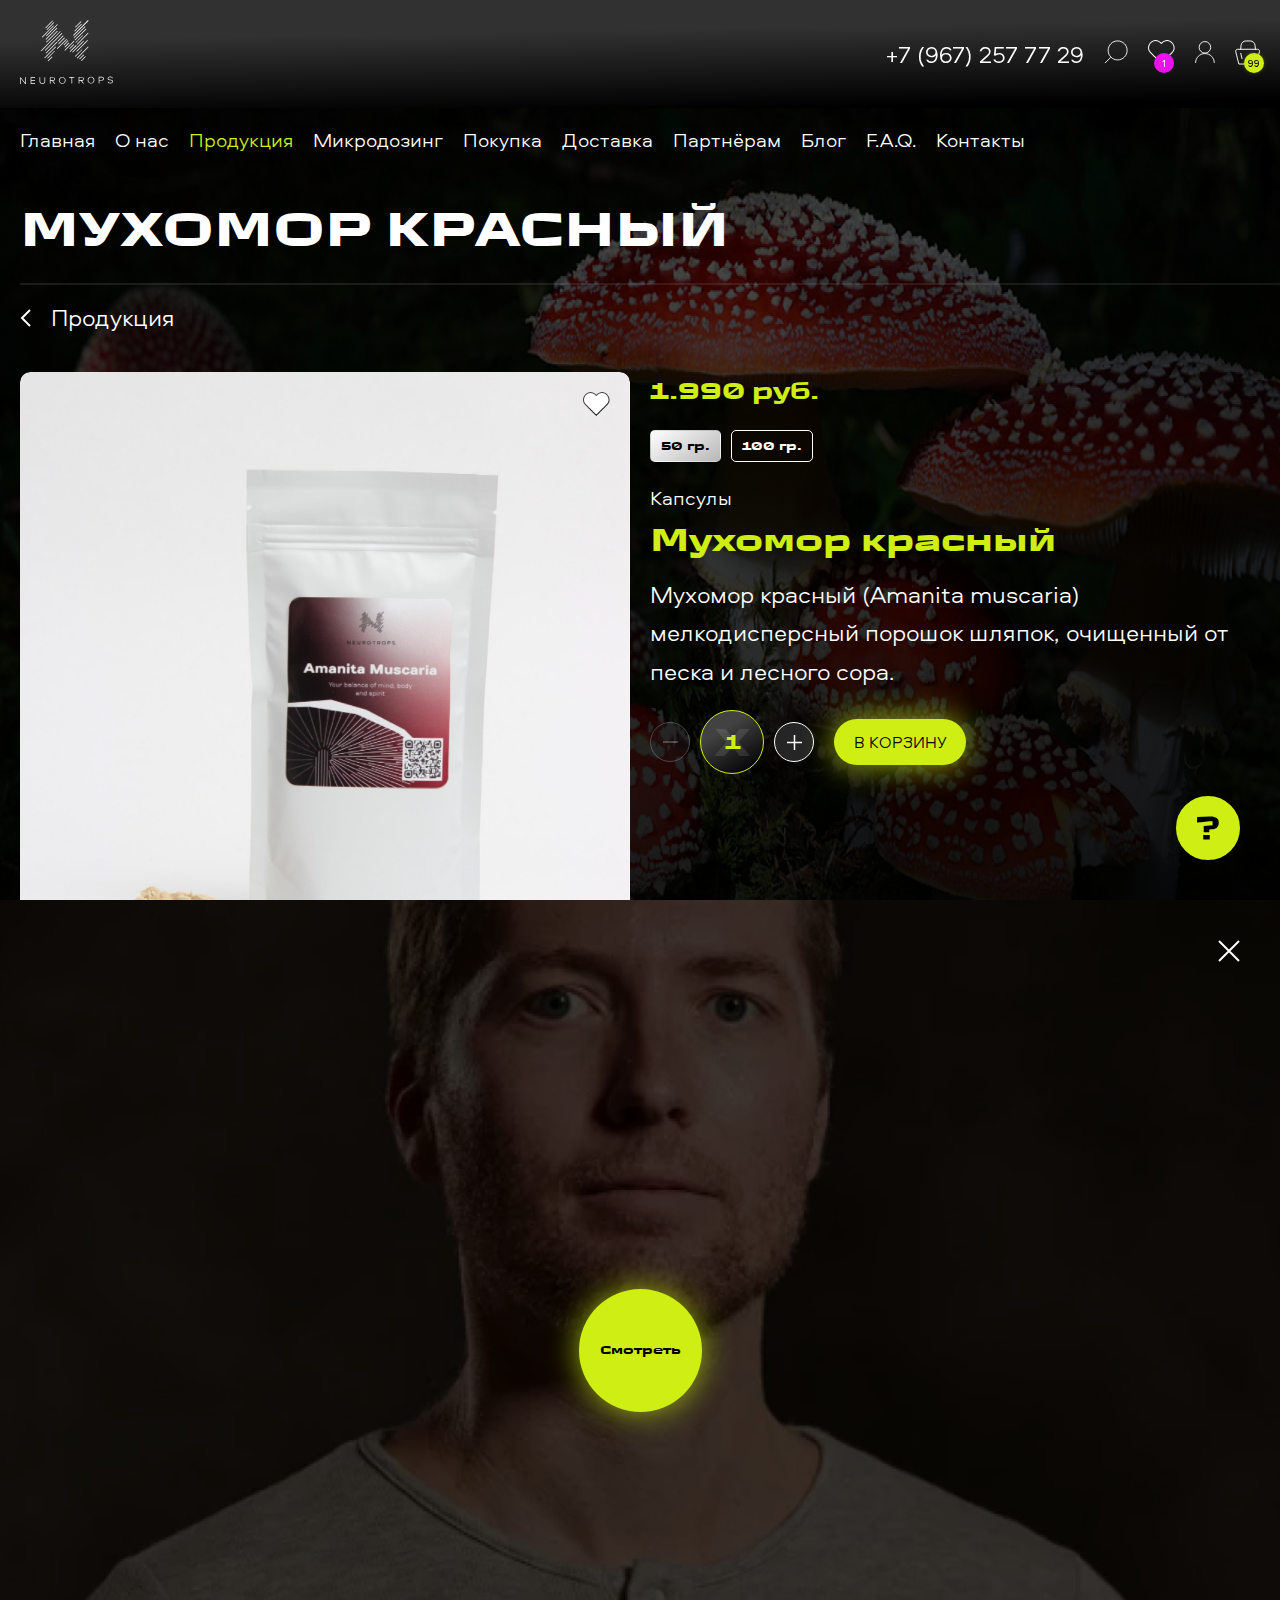
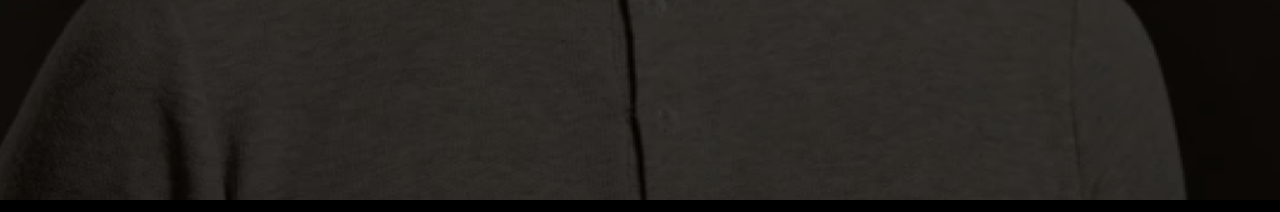
<file: card-two.html>
<!DOCTYPE html>
<html lang="en">

<head>
	<meta charset="UTF-8">
	<meta name="viewport" content="width=device-width, initial-scale=1.0">
	<meta name="theme-color" content="#fff">
	<meta name="format-detection" content="telephone=no">
	<meta name="description" content="description">
	<title>Neurotrops</title>
	<meta property="og:title" content="Neurotrops">
	<meta property="og:type" content="website">
	<meta property="og:description" content="description">
	<meta property="og:image" content="images/icons/logo.svg">
	<!-- font Aeroport -->
	<link rel="stylesheet" href="fonts/aeraport/stylesheet.css">
	<!-- font TT Autonomous Trl -->
	<link rel="stylesheet" href="fonts/tt-autonomous/style.css">
	<!-- swiper -->
	<link rel="stylesheet" href="libs/swiper/swiper.min.css">
	<!-- normalize css -->
	<link rel="stylesheet" href="./css/normalize.css">
	<!-- custom css -->
	<link rel="stylesheet" href="css/main.css">
</head>

<body>

	<div class="wrapper products__page card__page">

		<!-- header -->
		<header class="header">
			<div class="container">
				<a class="header__logo" href="#!">
					<svg width="93" height="64" viewBox="0 0 93 64" fill="none" xmlns="http://www.w3.org/2000/svg">
						<path d="M32.4685 0.516506L25.3441 7.75117L25.8121 8.21201L32.9365 0.977352L32.4685 0.516506Z" fill="white" />
						<path d="M33.6754 2.20881L26.551 9.44347L27.019 9.90431L34.1434 2.66965L33.6754 2.20881Z" fill="white" />
						<path d="M62.0257 29.1401L54.9013 36.3747L55.3693 36.8356L62.4937 29.6009L62.0257 29.1401Z" fill="white" />
						<path d="M62.5909 15.1431L55.4665 22.3777L55.9345 22.8386L63.0588 15.6039L62.5909 15.1431Z" fill="white" />
						<path d="M33.3511 5.4627L21.9038 17.0872L22.3717 17.5481L33.8191 5.92354L33.3511 5.4627Z" fill="white" />
						<path d="M61.413 3.68025L54.2886 10.9149L54.7566 11.3758L61.881 4.14109L61.413 3.68025Z" fill="white" />
						<path d="M34.3417 30.8782L27.2173 38.1129L27.6853 38.5737L34.8096 31.3391L34.3417 30.8782Z" fill="white" />
						<path d="M43.012 15.4112L37.3492 21.1616L37.8823 21.6866L43.5451 15.9362L43.012 15.4112Z" fill="white" />
						<path d="M44.3734 17.4793L38.2178 23.7302L38.7509 24.2552L44.9066 18.0043L44.3734 17.4793Z" fill="white" />
						<path d="M31.9573 36.4706L27.7124 40.7813L28.1706 41.2325L32.4155 36.9219L31.9573 36.4706Z" fill="white" />
						<path d="M47.7995 20.3288L43.5546 24.6395L44.0877 25.1645L48.3326 20.8538L47.7995 20.3288Z" fill="white" />
						<path d="M53.6003 24.208L49.3554 28.5186L49.8885 29.0436L54.1334 24.733L53.6003 24.208Z" fill="white" />
						<path d="M56.0165 25.106L49.6845 31.536L50.2176 32.061L56.5497 25.631L56.0165 25.106Z" fill="white" />
						<path d="M60.883 1.16665L55.0962 7.04297L55.6294 7.56797L61.4161 1.69165L60.883 1.16665Z" fill="white" />
						<path d="M63.509 34.4686L59.2641 38.7792L59.7972 39.3042L64.0421 34.9936L63.509 34.4686Z" fill="white" />
						<path d="M65.2457 36.1795L61.0007 40.4901L61.5339 41.0151L65.7788 36.7045L65.2457 36.1795Z" fill="white" />
						<path d="M48.7324 22.6054L44.4875 26.916L45.0206 27.441L49.2655 23.1304L48.7324 22.6054Z" fill="white" />
						<path d="M46.3694 18.892L36.8671 28.5415L37.4002 29.0665L46.9026 19.417L46.3694 18.892Z" fill="white" />
						<path d="M53.9239 20.6706L44.4215 30.3201L44.9546 30.8451L54.457 21.1956L53.9239 20.6706Z" fill="white" />
						<path d="M37.2133 4.35621L26.0247 15.718L26.5318 16.2173L37.7204 4.85555L37.2133 4.35621Z" fill="white" />
						<path d="M36.7943 7.83391L25.6057 19.1957L26.1127 19.695L37.3013 8.33325L36.7943 7.83391Z" fill="white" />
						<path d="M68.0022 0L53.0146 15.2196L53.6509 15.8462L68.6385 0.626578L68.0022 0Z" fill="white" />
						<path d="M37.2612 10.6931L26.0726 22.0549L26.5796 22.5543L37.7682 11.1925L37.2612 10.6931Z" fill="white" />
						<path d="M67.9841 12.8455L56.7955 24.2073L57.3026 24.7066L68.4912 13.3448L67.9841 12.8455Z" fill="white" />
						<path d="M40.1541 11.1256L20.883 30.6949L21.3901 31.1942L40.6611 11.6249L40.1541 11.1256Z" fill="white" />
						<path d="M63.3894 20.6463L52.2008 32.0081L52.7079 32.5074L63.8965 21.1456L63.3894 20.6463Z" fill="white" />
						<path d="M65.7782 8.6587L54.5896 20.0205L55.0966 20.5198L66.2852 9.15804L65.7782 8.6587Z" fill="white" />
						<path d="M64.9389 6.17138L53.7503 17.5332L54.2574 18.0325L65.446 6.67072L64.9389 6.17138Z" fill="white" />
						<path d="M67.4522 19.9859L56.2636 31.3476L56.7707 31.847L67.9593 20.4852L67.4522 19.9859Z" fill="white" />
						<path d="M35.5412 26.4753L24.3526 37.8371L24.8597 38.3364L36.0483 26.9746L35.5412 26.4753Z" fill="white" />
						<path d="M68.0901 26.6212L56.9015 37.9829L57.4086 38.4823L68.5972 27.1205L68.0901 26.6212Z" fill="white" />
						<path d="M36.8995 21.6917L25.7109 33.0535L26.2179 33.5528L37.4065 22.191L36.8995 21.6917Z" fill="white" />
						<path d="M41.8048 13.0183L24.8294 30.2564L25.3365 30.7557L42.3119 13.5176L41.8048 13.0183Z" fill="white" />
						<path
							d="M5.19189 57.368L5.87612 57.3635L5.92641 63.9543L5.15227 63.9604L0.691846 58.3464L0.734515 63.9939L0.0502884 64L0 57.4092L0.774136 57.4031L5.23456 63.0171L5.19189 57.3696V57.368Z"
							fill="white" />
						<path
							d="M15.0134 57.9182L11.3118 57.9471L11.3301 60.3091L14.9631 60.2817L14.9676 60.9065L11.3347 60.9339L11.353 63.2868L15.0545 63.2579L15.0591 63.8827L10.6718 63.9162L10.6215 57.3254L15.0088 57.2918L15.0134 57.9166V57.9182Z"
							fill="white" />
						<path
							d="M19.5241 61.1397L19.4951 57.2583L20.1794 57.2537L20.2083 61.1244C20.2144 61.8528 20.4064 62.403 20.7874 62.7778C21.1668 63.1527 21.6987 63.3371 22.3799 63.331C23.061 63.3264 23.5898 63.1329 23.9632 62.7535C24.3381 62.374 24.5224 61.8193 24.5163 61.0924L24.4874 57.2217L25.1716 57.2156L25.2006 61.097C25.2082 61.9976 24.9567 62.6971 24.4478 63.1969C23.9388 63.6968 23.2515 63.9512 22.3844 63.9573C21.5173 63.9634 20.8255 63.7211 20.3089 63.2289C19.7923 62.7367 19.5302 62.0403 19.5241 61.1412V61.1397Z"
							fill="white" />
						<path
							d="M35.0723 59.0367C35.0769 59.5655 34.9078 60.0074 34.5664 60.361C34.2251 60.7145 33.7206 60.9065 33.0517 60.9385L35.2171 63.7303L34.3531 63.7364L32.1876 60.9446L30.5799 60.9568L30.6012 63.7653L29.917 63.7699L29.8667 57.1791L32.8947 57.1562C33.6094 57.1501 34.1504 57.3254 34.5161 57.6789C34.8834 58.034 35.0678 58.485 35.0723 59.0352V59.0367ZM34.0026 59.9922C34.2616 59.7819 34.3912 59.4649 34.3866 59.0413C34.3835 58.6176 34.251 58.3007 33.9873 58.0919C33.7237 57.8816 33.358 57.7795 32.8886 57.7825L30.5555 57.8008L30.5753 60.332L32.9084 60.3137C33.3778 60.3107 33.7435 60.204 34.0026 59.9922Z"
							fill="white" />
						<path
							d="M39.8436 57.9578C40.4898 57.2979 41.2837 56.9642 42.224 56.9566C43.1642 56.949 43.9612 57.2705 44.618 57.9212C45.2748 58.5719 45.607 59.3826 45.6146 60.3549C45.6222 61.3271 45.3022 62.1439 44.6561 62.8038C44.0099 63.4636 43.216 63.7973 42.2773 63.805C41.337 63.8126 40.5401 63.491 39.8833 62.8403C39.2265 62.1896 38.8942 61.3789 38.8866 60.4067C38.879 59.4344 39.199 58.6176 39.8452 57.9578H39.8436ZM40.3435 62.406C40.854 62.9287 41.4955 63.1862 42.2697 63.1802C43.0438 63.1741 43.6823 62.9059 44.1837 62.3771C44.685 61.8468 44.9334 61.1747 44.9273 60.361C44.9212 59.5472 44.6622 58.8797 44.1532 58.357C43.6427 57.8343 43.0011 57.5768 42.227 57.5829C41.4529 57.589 40.8144 57.8572 40.313 58.3875C39.8116 58.9178 39.5632 59.5899 39.5693 60.4036C39.5754 61.2174 39.8345 61.8848 40.3435 62.4075V62.406Z"
							fill="white" />
						<path
							d="M49.1211 57.0328L54.5111 56.9916L54.5157 57.6164L52.1628 57.6347L52.2085 63.5992L51.5243 63.6038L51.4785 57.6393L49.1256 57.6576L49.1211 57.0328Z"
							fill="white" />
						<path
							d="M63.8358 58.8157C63.8403 59.3445 63.6712 59.7864 63.3298 60.14C62.9885 60.4935 62.4841 60.6855 61.8151 60.7175L63.9805 63.5093L63.1165 63.5154L60.951 60.7236L59.3433 60.7358L59.3647 63.5444L58.6804 63.5489L58.6302 56.9581L61.6581 56.9352C62.3728 56.9292 62.9138 57.1044 63.2795 57.4579C63.6468 57.813 63.8312 58.2641 63.8358 58.8142V58.8157ZM62.766 59.7712C63.0266 59.5609 63.1546 59.2439 63.1515 58.8203C63.1485 58.3967 63.0159 58.0797 62.7523 57.8709C62.4886 57.6606 62.1229 57.5585 61.6536 57.5616L59.3205 57.5799L59.3403 60.111L61.6734 60.0928C62.1427 60.0897 62.5085 59.9815 62.7675 59.7712H62.766Z"
							fill="white" />
						<path
							d="M68.6055 57.7383C69.2517 57.0785 70.0456 56.7448 70.9858 56.7371C71.9261 56.7295 72.7231 57.0511 73.3799 57.7018C74.0367 58.3525 74.3689 59.1632 74.3765 60.1354C74.3841 61.1077 74.0641 61.9245 73.418 62.5843C72.7719 63.2442 71.9779 63.5779 71.0377 63.5855C70.0974 63.5931 69.3004 63.2716 68.6436 62.6209C67.9868 61.9702 67.6546 61.1595 67.647 60.1872C67.6394 59.215 67.9594 58.3982 68.6055 57.7383ZM69.1054 62.1866C69.6159 62.7093 70.2574 62.9668 71.0316 62.9607C71.8057 62.9546 72.4442 62.6864 72.9456 62.1576C73.4469 61.6273 73.6953 60.9553 73.6892 60.1415C73.6831 59.3278 73.4241 58.6603 72.9151 58.1376C72.4046 57.6149 71.763 57.3574 70.9889 57.3635C70.2148 57.3696 69.5762 57.6378 69.0749 58.1681C68.572 58.6984 68.3251 59.3704 68.3312 60.1842C68.3373 60.9979 68.5964 61.6654 69.1054 62.1881V62.1866Z"
							fill="white" />
						<path
							d="M83.3278 57.3071C83.6951 57.6621 83.8795 58.1132 83.8841 58.6633C83.8886 59.2135 83.7103 59.6661 83.3492 60.0226C82.988 60.3792 82.4501 60.5606 81.7354 60.5667L79.3932 60.585L79.4145 63.3935L78.7303 63.3981L78.68 56.8072L81.7064 56.7844C82.4211 56.7783 82.9621 56.9535 83.3278 57.3071ZM82.8143 59.6188C83.0749 59.4085 83.2029 59.0916 83.1998 58.6679C83.1968 58.2443 83.0642 57.9273 82.8006 57.7185C82.5369 57.5082 82.1712 57.4061 81.7019 57.4092L79.3688 57.4275L79.3886 59.9586L81.7217 59.9404C82.191 59.9373 82.5568 59.8306 82.8158 59.6188H82.8143Z"
							fill="white" />
						<path
							d="M87.5902 61.7919L88.3247 61.7858C88.4862 62.089 88.7483 62.3374 89.1141 62.5294C89.4798 62.7215 89.8943 62.8159 90.3575 62.8129C90.9061 62.8083 91.3572 62.6849 91.7092 62.4411C92.0613 62.1972 92.2365 61.8955 92.2335 61.5389C92.2304 61.1884 92.1009 60.9202 91.8449 60.7328C91.5889 60.5469 91.1987 60.425 90.676 60.3701L89.5438 60.2497C88.9419 60.1811 88.4847 59.9967 88.1753 59.695C87.866 59.3933 87.709 59.0077 87.7045 58.5369C87.6999 57.9547 87.9208 57.4869 88.3689 57.1318C88.8169 56.7783 89.4234 56.5985 90.1914 56.5924C90.9199 56.5863 91.5096 56.7524 91.9622 57.0892C92.4148 57.4259 92.7257 57.813 92.8948 58.2488L92.1512 58.2549C91.9973 57.9456 91.7428 57.6941 91.3907 57.5021C91.0387 57.3101 90.6303 57.2156 90.1671 57.2187C89.6246 57.2233 89.1933 57.3467 88.8748 57.5905C88.5563 57.8343 88.3978 58.1346 88.4009 58.4927C88.4054 59.1617 88.8626 59.5381 89.7693 59.6234L91.0204 59.7529C91.6163 59.8139 92.0811 59.9998 92.4148 60.3076C92.7485 60.617 92.9162 61.0086 92.9207 61.4856C92.9253 62.0022 92.7013 62.4548 92.2517 62.8449C91.8007 63.235 91.1728 63.4346 90.3652 63.4407C89.9552 63.4438 89.5819 63.395 89.2466 63.296C88.9114 63.1954 88.6386 63.0613 88.4253 62.8906C88.2119 62.7199 88.0382 62.5447 87.9056 62.3633C87.7715 62.182 87.6679 61.993 87.5932 61.7949L87.5902 61.7919Z"
							fill="white" />
					</svg>
				</a>
				<div class="header__right">
					<a class="phone__number" href="tel:+79672577729">+7 (967) 257 77 29</a>
					<button>
						<img src="images/icons/search.svg" alt="search icon" width="24" height="24">
					</button>
					<button class="favourite__box">
						<img src="images/icons/heart.svg" alt="heart icon" width="27" height="24">
						<div class="favourite__box-count">1</div>
					</button>
					<button>
						<img src="images/icons/user.svg" alt="user" width="20" height="24">
					</button>
					<button class="cart">
						<img src="images/icons/basket.svg" alt="basket" width="25" height="25">
						<div class="cart__count">99</div>
					</button>
				</div>
				<div class="media__right">
					<button class="cart">
						<img src="images/icons/basket.svg" alt="basket" width="25" height="25">
						<div class="cart__count">99</div>
					</button>
					<button class="open__menu">
						<img src="images/icons/menu.svg" alt="menu" width="32" height="20">
					</button>
				</div>
			</div>
		
			<div class="meida__menu">
				<div class="content">
					<div>
						<div class="top">
							<img src="images/icons/logo.svg" alt="logo" width="92" height="64px">
							<button class="close__btn">
								<img src="images/icons/close.svg" alt="close icon" width="20" height="20">
							</button>
						</div>
						<nav>
							<ul>
								<li><a class="active" href="index.html">Главная</a></li>
								<li><a href="about.html">О нас</a></li>
								<li><a href="products.html">Продукция</a></li>
								<div class="accordion">
									<div class="accordion__header">
										<h3 class="accordion__title">Продукция</h3>
										<button class="accordion__arrow">
											<img src="images/icons/plus.svg" alt="plus" width="20" height="20">
										</button>
									</div>
									<div class="accordion__content">
										<ul>
											<li>
												<a href="#!">Мухомор красный</a>
											</li>
											<li>
												<a href="#!">Мухомор пантерный</a>
											</li>
											<li>
												<a href="#!">Ежовик гребенчатый</a>
											</li>
											<li>
												<a href="#!">Кордицепс</a>
											</li>
											<li>
												<a href="#!">Все</a>
											</li>
										</ul>
									</div>
								</div>
								<li><a href="index.html">Микродозинг</a></li>
								<li><a href="delivery.html">Доставка</a></li>
								<li><a href="#!">Партнёрам</a></li>
								<li><a href="#!">Блог</a></li>
								<li><a href="#!">F.A.Q.</a></li>
								<li><a href="#!">Контакты</a></li>
							</ul>
						</nav>
					</div>
					<div class="menu__bottom">
						<h5 class="bottom__title">Присоединяйтесь к нам!</h5>
						<div class="social__media">
							<a href="#!">
								<svg width="24" height="22" viewBox="0 0 24 22" fill="none" xmlns="http://www.w3.org/2000/svg">
									<path
										d="M24 1.3623L20.1991 20.5067C20.1991 20.5067 19.669 21.837 18.2087 21.1968L12.8059 17.0563L9.34513 20.217C9.34513 20.217 9.07507 20.4271 8.775 20.2971L8.77829 20.2678L9.47499 14.316C9.47499 14.316 19.1872 5.58397 19.5873 5.21389C19.9874 4.8438 19.8574 4.76378 19.8574 4.76378C19.8774 4.31368 19.1372 4.76378 19.1372 4.76378L6.27025 12.9418L6.25594 12.9349L0.90472 11.1345C0.90472 11.1345 0.0845327 10.8445 0.00451441 10.2043C-0.0755039 9.56417 0.934727 9.2241 0.934727 9.2241L22.2496 0.862182C22.2496 0.862182 24 0.0920063 24 1.3623Z"
										fill="white"></path>
								</svg>
							</a>
							<a href="#!">
								<svg width="24" height="16" viewBox="0 0 24 16" fill="none" xmlns="http://www.w3.org/2000/svg">
									<path
										d="M13.0718 15.4874C4.87188 15.4874 0.194878 9.86587 0 0.511719H4.10743C4.24235 7.37743 7.27038 10.2856 9.66888 10.8852V0.511719H13.5366V6.43302C15.9051 6.17818 18.3933 3.47986 19.2328 0.511719H23.1004C22.4558 4.16943 19.7575 6.86775 17.8387 7.97705C19.7575 8.87649 22.8307 11.23 24 15.4874H19.7425C18.8281 12.6391 16.5497 10.4355 13.5366 10.1357V15.4874H13.0718Z"
										fill="white"></path>
								</svg>
							</a>
							<a href="#!">
								<svg width="14" height="16" viewBox="0 0 14 16" fill="none" xmlns="http://www.w3.org/2000/svg">
									<path d="M13.9287 8L0.0722656 16L0.0722663 0L13.9287 8Z" fill="white"></path>
								</svg>
							</a>
							<a href="#!">
								<svg width="24" height="24" viewBox="0 0 24 24" fill="none" xmlns="http://www.w3.org/2000/svg">
									<path
										d="M12 8.16C14.1257 8.16 15.84 9.87429 15.84 12C15.84 14.1257 14.1257 15.84 12 15.84C9.87429 15.84 8.16 14.1257 8.16 12C8.16 9.87429 9.87429 8.16 12 8.16ZM12 5.76C8.55429 5.76 5.76 8.55429 5.76 12C5.76 15.4457 8.55429 18.24 12 18.24C15.4457 18.24 18.24 15.4457 18.24 12C18.24 8.55429 15.4457 5.76 12 5.76Z"
										fill="white" />
									<path
										d="M18.4114 7.02857C19.2067 7.02857 19.8514 6.38386 19.8514 5.58857C19.8514 4.79328 19.2067 4.14857 18.4114 4.14857C17.6161 4.14857 16.9714 4.79328 16.9714 5.58857C16.9714 6.38386 17.6161 7.02857 18.4114 7.02857Z"
										fill="white" />
									<path
										d="M17.76 2.4C19.8857 2.4 21.6 4.11429 21.6 6.24V17.76C21.6 19.8857 19.8857 21.6 17.76 21.6H6.24C4.11429 21.6 2.4 19.8857 2.4 17.76V6.24C2.4 4.11429 4.11429 2.4 6.24 2.4H17.76ZM17.76 0H6.24C2.79429 0 0 2.79429 0 6.24V17.76C0 21.2057 2.79429 24 6.24 24H17.76C21.2057 24 24 21.2057 24 17.76V6.24C24 2.79429 21.2057 0 17.76 0Z"
										fill="white" />
								</svg>
							</a>
						</div>
						<a class="phone__number" href="tel:+79672577729">+7 (967) 257 77 29</a>
						<a class="email" href="mailto:hello@neurotrops.ru">hello@neurotrops.ru</a>
						<div class="line"></div>
						<p class="info">Интернет-магазин грибной продукции высочайшего качества, Neurotrops 2024 г.</p>
					</div>
				</div>
			</div>
		</header>

		<!-- main -->
		<main class="main">
			<div class="card__bg">
				<img class="card__bg-img" src="images/card-bg-2.png" alt="card-bg">
				<div class="container">
					<nav class="nav">
						<ul class="nav__list">
							<li class="nav__item"><a class="nav__link" href="index.html">Главная</a></li>
							<li class="nav__item"><a class="nav__link" href="about.html">О нас</a></li>
							<li class="nav__item"><a class="nav__link active" href="#!">Продукция</a></li>
							<li class="nav__item"><a class="nav__link" href="#!">Микродозинг</a></li>
							<li class="nav__item"><a class="nav__link" href="#!">Покупка</a></li>
							<li class="nav__item"><a class="nav__link" href="#!">Доставка</a></li>
							<li class="nav__item"><a class="nav__link" href="#!">Партнёрам</a></li>
							<li class="nav__item"><a class="nav__link" href="#!">Блог</a></li>
							<li class="nav__item"><a class="nav__link" href="#!">F.A.Q.</a></li>
							<li class="nav__item"><a class="nav__link" href="#!">Контакты</a></li>
						</ul>
					</nav>
				</div>

				<section class="products">
					<div class="container">
						<h1 class="title line">Мухомор красный</h1>
						<div class="card">
							<a class="go__back" href="index.html">
								<svg width="11" height="18" viewBox="0 0 11 18" fill="none" xmlns="http://www.w3.org/2000/svg">
									<path d="M10 1L2 9L10 17" stroke="white" stroke-width="2" />
								</svg>
								<span>Продукция</span>
							</a>

							<div class="card__content">
								<div class="media__block">
									<div class="flex__box">
										<span class="new__price">1.990 руб.</span>
									</div>
									<div class="weight__box product__weight-box">
										<button class="product__weight active">50 гр.</button>
										<button class="product__weight">100 гр.</button>
									</div>
								</div>
								<div class="card__img">
									<button class="favourite__box product__favourite">
										<svg width="27" height="24" viewBox="0 0 27 24" fill="none" xmlns="http://www.w3.org/2000/svg">
											<mask id="path-1-inside-1_2013_231" fill="white">
												<path fill-rule="evenodd" clip-rule="evenodd"
													d="M13.2887 23.9999C13.2887 23.9999 13.2887 24 13.2888 24V23.9998C16.7364 20.5522 17.8302 19.4584 18.6001 18.6885C19.6157 17.673 20.0679 17.2208 24.6154 12.6732C30.74 6.54832 21.284 -5.31629 13.2887 2.67882C5.29336 -5.31629 -4.16268 6.54832 1.96197 12.6732C6.51291 17.2243 6.96231 17.6737 7.97956 18.6909C8.7494 19.4607 9.84445 20.5557 13.2886 23.9998V24C13.2886 24 13.2886 23.9999 13.2887 23.9999Z" />
											</mask>
											<path fill-rule="evenodd" clip-rule="evenodd"
												d="M13.2887 23.9999C13.2887 23.9999 13.2887 24 13.2888 24V23.9998C16.7364 20.5522 17.8302 19.4584 18.6001 18.6885C19.6157 17.673 20.0679 17.2208 24.6154 12.6732C30.74 6.54832 21.284 -5.31629 13.2887 2.67882C5.29336 -5.31629 -4.16268 6.54832 1.96197 12.6732C6.51291 17.2243 6.96231 17.6737 7.97956 18.6909C8.7494 19.4607 9.84445 20.5557 13.2886 23.9998V24C13.2886 24 13.2886 23.9999 13.2887 23.9999Z"
												fill="url(#paint0_linear_2013_231)" />
											<path
												d="M13.2887 23.9999L14.0042 23.3013L13.2887 22.5683L12.5731 23.3013L13.2887 23.9999ZM13.2888 24L12.5732 24.6985L14.2888 26.456V24H13.2888ZM13.2888 23.9998L12.5817 23.2927L12.2888 23.5856V23.9998H13.2888ZM18.6001 18.6885L19.3072 19.3956L18.6001 18.6885ZM24.6154 12.6732L23.9083 11.9661L24.6154 12.6732ZM13.2887 2.67882L12.5816 3.38594L13.2887 4.09302L13.9958 3.38594L13.2887 2.67882ZM1.96197 12.6732L2.66909 11.9661H2.66909L1.96197 12.6732ZM7.97956 18.6909L8.68665 17.9837L7.97956 18.6909ZM13.2886 23.9998H14.2886V23.5856L13.9957 23.2927L13.2886 23.9998ZM13.2886 24H12.2886V26.456L14.0041 24.6985L13.2886 24ZM12.5731 24.6984C12.5772 24.7026 12.5806 24.706 12.5827 24.7081C12.5837 24.7091 12.5846 24.71 12.5851 24.7105C12.5854 24.7108 12.5856 24.711 12.5857 24.7111C12.5858 24.7112 12.5858 24.7112 12.5859 24.7113C12.5859 24.7113 12.5859 24.7113 12.5859 24.7113C12.5859 24.7113 12.5859 24.7113 12.5859 24.7113C12.5859 24.7113 12.5859 24.7113 12.5859 24.7113C12.5862 24.7116 12.5846 24.71 12.5827 24.7081C12.5807 24.7061 12.5773 24.7027 12.5732 24.6985L14.0044 23.3015C14.0002 23.2972 13.9969 23.2939 13.9948 23.2918C13.9937 23.2907 13.9929 23.2899 13.9924 23.2894C13.9921 23.2891 13.9919 23.2889 13.9917 23.2888C13.9917 23.2887 13.9916 23.2886 13.9916 23.2886C13.9916 23.2886 13.9916 23.2886 13.9916 23.2886C13.9915 23.2886 13.9915 23.2886 13.9915 23.2886C13.9915 23.2886 13.9915 23.2886 13.9915 23.2886C13.9913 23.2883 13.9929 23.2899 13.9947 23.2917C13.9968 23.2938 14.0001 23.2971 14.0042 23.3013L12.5731 24.6984ZM14.2888 24V23.9998H12.2888V24H14.2888ZM17.893 17.9814C17.1231 18.7513 16.0293 19.8451 12.5817 23.2927L13.9959 24.7069C17.4435 21.2593 18.5373 20.1656 19.3072 19.3956L17.893 17.9814ZM23.9083 11.9661C19.3608 16.5137 18.9086 16.9659 17.893 17.9814L19.3072 19.3956C20.3228 18.3801 20.775 17.9279 25.3225 13.3803L23.9083 11.9661ZM13.9958 3.38594C15.8283 1.55349 17.6562 0.93563 19.2491 1.00524C20.8631 1.07578 22.37 1.85813 23.5223 3.07006C25.8721 5.54157 26.4698 9.40446 23.9083 11.9661L25.3225 13.3803C28.8856 9.81704 27.8176 4.68519 24.9717 1.69197C23.5261 0.171529 21.5527 -0.895993 19.3364 -0.99285C17.099 -1.09063 14.7467 -0.193397 12.5816 1.97171L13.9958 3.38594ZM13.9958 1.97171C11.8306 -0.193397 9.47831 -1.09063 7.24091 -0.99285C5.02463 -0.895993 3.0512 0.171529 1.60561 1.69197C-1.24024 4.68519 -2.30826 9.81704 1.25485 13.3803L2.66909 11.9661C0.107549 9.40446 0.705225 5.54157 3.05506 3.07006C4.20732 1.85813 5.71423 1.07578 7.32823 1.00524C8.92113 0.93563 10.7491 1.55349 12.5816 3.38594L13.9958 1.97171ZM1.25485 13.3803C5.80579 17.9314 6.25521 18.3808 7.27247 19.398L8.68665 17.9837C7.66942 16.9665 7.22003 16.5172 2.66909 11.9661L1.25485 13.3803ZM7.27247 19.398C8.0423 20.1678 9.13735 21.2628 12.5814 24.7069L13.9957 23.2927C10.5516 19.8486 9.45649 18.7535 8.68665 17.9837L7.27247 19.398ZM14.2886 24V23.9998H12.2886V24H14.2886ZM12.5731 23.3013C12.5772 23.2971 12.5806 23.2938 12.5826 23.2917C12.5845 23.2899 12.5861 23.2883 12.5858 23.2886C12.5858 23.2886 12.5858 23.2886 12.5858 23.2886C12.5858 23.2886 12.5858 23.2886 12.5858 23.2886C12.5858 23.2886 12.5858 23.2886 12.5857 23.2886C12.5857 23.2886 12.5857 23.2887 12.5856 23.2888C12.5855 23.2889 12.5852 23.2891 12.585 23.2894C12.5845 23.2899 12.5836 23.2907 12.5825 23.2918C12.5805 23.2939 12.5771 23.2972 12.573 23.3015L14.0041 24.6985C14 24.7027 13.9967 24.7061 13.9946 24.7081C13.9928 24.71 13.9911 24.7116 13.9914 24.7113C13.9914 24.7113 13.9914 24.7113 13.9914 24.7113C13.9914 24.7113 13.9914 24.7113 13.9914 24.7113C13.9914 24.7113 13.9915 24.7113 13.9915 24.7113C13.9915 24.7112 13.9916 24.7112 13.9916 24.7111C13.9918 24.711 13.992 24.7108 13.9922 24.7105C13.9928 24.71 13.9936 24.7091 13.9947 24.7081C13.9967 24.706 14.0001 24.7026 14.0042 24.6984L12.5731 23.3013Z"
												fill="url(#paint1_linear_2013_231)" mask="url(#path-1-inside-1_2013_231)" />
											<defs>
												<linearGradient id="paint0_linear_2013_231" x1="1.68224e-07" y1="4.4177" x2="15.3642"
													y2="28.4501" gradientUnits="userSpaceOnUse">
													<stop stop-color="#fff" />
													<stop offset="1" stop-color="#fff" />
												</linearGradient>
												<linearGradient id="paint1_linear_2013_231" x1="-5.44546e-07" y1="12" x2="9.95198" y2="30.3679"
													gradientUnits="userSpaceOnUse">
													<stop stop-color="#424242" />
													<stop offset="1" />
												</linearGradient>
											</defs>
										</svg>
									</button>
									<div class="card__date">
										<span>2023</span>
									</div>
									<div class="swiper product__img-swiper">
										<div class="swiper-wrapper">
											<div class="swiper-slide">
												<img src="images/product-img-2.png" alt="product img">
											</div>
											<div class="swiper-slide">
												<img src="images/product-img-2.png" alt="product img">
											</div>
										</div>
										<div class="swiper-pagination"></div>
									</div>
								</div>
								<div class="card__info product__card">
									<div class="media__none ">
										<span class="new__price">1.990 руб.</span>
										<div class="weight__box product__weight-box">
											<button class="product__weight active">50 гр.</button>
											<button class="product__weight">100 гр.</button>
										</div>
									</div>
									<div class="product__sub-title desc">Капсулы</div>
									<h4 class="title__sm">Мухомор красный</h4>
									<p class="desc">
										Мухомор красный (Amanita muscaria) мелкодисперсный порошок шляпок, очищенный от песка и лесного
										сора.
									</p>
									<div class="counter">
										<button class="decrement disabled">
											<span class="line"></span>
										</button>
										<div class="count">
											<span class="bg__text">X</span>
											<span class="count__number">1</span>
										</div>
										<button class="increment">
											<svg width="15" height="15" viewBox="0 0 20 20" fill="none" xmlns="http://www.w3.org/2000/svg">
												<path d="M20 10L-4.76837e-07 10" stroke="#fff" stroke-width="2" />
												<path d="M10 0L10 20" stroke="#fff" stroke-width="2" />
											</svg>
										</button>
										<button class="yellow__btn product__cart-open">В корзину</button>
									</div>
								</div>
							</div>
						</div>
					</div>
					<div class="tabs">
						<div class="container">
							<div class="tab__items">
								<div class="tab__item">
									<h4>Описание</h4>
								</div>
								<div class="tab__item">
									<h4>Отзывы</h4>
								</div>
							</div>
							<div class="tab__content hide">
								<div class="flex__box">
									<div class="left__box">
										<h5 class="tab__title">Состав</h5>
										<p class="desc">
											Мухомор красный (Amanita muscaria) мелкодисперсный порошок шляпок, очищенный от песка и лесного
											сора
										</p>
									</div>
									<div class="line"></div>
									<div class="right__box">
										<div class="accordion__box">
											<div class="accordion">
												<div class="accordion__header">
													<h3 class="accordion__title">Упаковка</h3>
													<button class="accordion__arrow">
														<img src="images/icons/plus.svg" alt="plus" width="20" height="20">
													</button>
												</div>
												<div class="accordion__content">
													<p class="desc">
														100гр молотых шляпок, расчетный курс на 3 месяца.
													</p>
												</div>
											</div>
											<div class="accordion">
												<div class="accordion__header">
													<h3 class="accordion__title">Способ применения</h3>
													<button class="accordion__arrow">
														<img src="images/icons/plus.svg" alt="plus" width="20" height="20">
													</button>
												</div>
												<div class="accordion__content">
													<p class="desc">
														0.4 грамма 1-2 раза в день, в зависимости от собственновыверенной дозировки и целей.
													</p>
												</div>
											</div>
											<div class="accordion">
												<div class="accordion__header">
													<h3 class="accordion__title">Продолжительность курса</h3>
													<button class="accordion__arrow">
														<img src="images/icons/plus.svg" alt="plus" width="20" height="20">
													</button>
												</div>
												<div class="accordion__content">
													<p class="desc">
														Краткое описание ответа.
													</p>
												</div>
											</div>
										</div>
									</div>
								</div>
							</div>
							<div class="tab__content hide">
								<div class="reviews__tab">
									<div class="reviews__swiper">
										<div>
											<img class="user__img" src="images/user.png" alt="user img" width="150" height="150">
											<div class="social__media">
												<a href="#!">
													<svg width="24" height="22" viewBox="0 0 24 22" fill="none"
														xmlns="http://www.w3.org/2000/svg">
														<path
															d="M24 1.3623L20.1991 20.5067C20.1991 20.5067 19.669 21.837 18.2087 21.1968L12.8059 17.0563L9.34513 20.217C9.34513 20.217 9.07507 20.4271 8.775 20.2971L8.77829 20.2678L9.47499 14.316C9.47499 14.316 19.1872 5.58397 19.5873 5.21389C19.9874 4.8438 19.8574 4.76378 19.8574 4.76378C19.8774 4.31368 19.1372 4.76378 19.1372 4.76378L6.27025 12.9418L6.25594 12.9349L0.90472 11.1345C0.90472 11.1345 0.0845327 10.8445 0.00451441 10.2043C-0.0755039 9.56417 0.934727 9.2241 0.934727 9.2241L22.2496 0.862182C22.2496 0.862182 24 0.0920063 24 1.3623Z"
															fill="white" />
													</svg>
												</a>
												<a class="last" href="#!">
													<svg width="24" height="16" viewBox="0 0 24 16" fill="none"
														xmlns="http://www.w3.org/2000/svg">
														<path
															d="M13.0718 15.4874C4.87188 15.4874 0.194878 9.86587 0 0.511719H4.10743C4.24235 7.37743 7.27038 10.2856 9.66888 10.8852V0.511719H13.5366V6.43302C15.9051 6.17818 18.3933 3.47986 19.2328 0.511719H23.1004C22.4558 4.16943 19.7575 6.86775 17.8387 7.97705C19.7575 8.87649 22.8307 11.23 24 15.4874H19.7425C18.8281 12.6391 16.5497 10.4355 13.5366 10.1357V15.4874H13.0718Z"
															fill="white" />
													</svg>
												</a>
												<a class="last open__video-btn">
													<svg width="14" height="16" viewBox="0 0 14 16" fill="none"
														xmlns="http://www.w3.org/2000/svg">
														<path d="M13.9287 8L0.0722656 16L0.0722663 0L13.9287 8Z" fill="white" />
													</svg>
												</a>
											</div>
										</div>
										<div class="reviews__content">
											<span class="date">22/04/2024</span>
											<h4 class="user__name">Александр</h4>
											<p class="desc">
												<img class="quote__bg" src="images/icons/quote.svg" alt="quote" width="80" height="48">
												Продавец корректен, отзывчив, оперативен. Посылка пришла быстро, по весу больше, чем заказывал.
												Приятный бонус, всем
												советую.
											</p>
										</div>
									</div>
									<div class="reviews__swiper">
										<div>
											<img class="user__img" src="images/user.png" alt="user img" width="150" height="150">
											<div class="social__media">
												<a href="#!">
													<svg width="24" height="22" viewBox="0 0 24 22" fill="none"
														xmlns="http://www.w3.org/2000/svg">
														<path
															d="M24 1.3623L20.1991 20.5067C20.1991 20.5067 19.669 21.837 18.2087 21.1968L12.8059 17.0563L9.34513 20.217C9.34513 20.217 9.07507 20.4271 8.775 20.2971L8.77829 20.2678L9.47499 14.316C9.47499 14.316 19.1872 5.58397 19.5873 5.21389C19.9874 4.8438 19.8574 4.76378 19.8574 4.76378C19.8774 4.31368 19.1372 4.76378 19.1372 4.76378L6.27025 12.9418L6.25594 12.9349L0.90472 11.1345C0.90472 11.1345 0.0845327 10.8445 0.00451441 10.2043C-0.0755039 9.56417 0.934727 9.2241 0.934727 9.2241L22.2496 0.862182C22.2496 0.862182 24 0.0920063 24 1.3623Z"
															fill="white" />
													</svg>
												</a>
												<a class="last" href="#!">
													<svg width="24" height="16" viewBox="0 0 24 16" fill="none"
														xmlns="http://www.w3.org/2000/svg">
														<path
															d="M13.0718 15.4874C4.87188 15.4874 0.194878 9.86587 0 0.511719H4.10743C4.24235 7.37743 7.27038 10.2856 9.66888 10.8852V0.511719H13.5366V6.43302C15.9051 6.17818 18.3933 3.47986 19.2328 0.511719H23.1004C22.4558 4.16943 19.7575 6.86775 17.8387 7.97705C19.7575 8.87649 22.8307 11.23 24 15.4874H19.7425C18.8281 12.6391 16.5497 10.4355 13.5366 10.1357V15.4874H13.0718Z"
															fill="white" />
													</svg>
												</a>
												<a class="last open__video-btn">
													<svg width="14" height="16" viewBox="0 0 14 16" fill="none"
														xmlns="http://www.w3.org/2000/svg">
														<path d="M13.9287 8L0.0722656 16L0.0722663 0L13.9287 8Z" fill="white" />
													</svg>
												</a>
											</div>
										</div>
										<div class="reviews__content">
											<span class="date">22/04/2024</span>
											<h4 class="user__name">Александр</h4>
											<p class="desc">
												<img class="quote__bg" src="images/icons/quote.svg" alt="quote" width="80" height="48">
												Продавец корректен, отзывчив, оперативен. Посылка пришла быстро, по весу больше, чем заказывал.
												Приятный бонус, всем
												советую.
											</p>
										</div>
									</div>
									<div class="reviews__swiper">
										<div>
											<img class="user__img" src="images/user.png" alt="user img" width="150" height="150">
											<div class="social__media">
												<a href="#!">
													<svg width="24" height="22" viewBox="0 0 24 22" fill="none"
														xmlns="http://www.w3.org/2000/svg">
														<path
															d="M24 1.3623L20.1991 20.5067C20.1991 20.5067 19.669 21.837 18.2087 21.1968L12.8059 17.0563L9.34513 20.217C9.34513 20.217 9.07507 20.4271 8.775 20.2971L8.77829 20.2678L9.47499 14.316C9.47499 14.316 19.1872 5.58397 19.5873 5.21389C19.9874 4.8438 19.8574 4.76378 19.8574 4.76378C19.8774 4.31368 19.1372 4.76378 19.1372 4.76378L6.27025 12.9418L6.25594 12.9349L0.90472 11.1345C0.90472 11.1345 0.0845327 10.8445 0.00451441 10.2043C-0.0755039 9.56417 0.934727 9.2241 0.934727 9.2241L22.2496 0.862182C22.2496 0.862182 24 0.0920063 24 1.3623Z"
															fill="white" />
													</svg>
												</a>
												<a class="last" href="#!">
													<svg width="24" height="16" viewBox="0 0 24 16" fill="none"
														xmlns="http://www.w3.org/2000/svg">
														<path
															d="M13.0718 15.4874C4.87188 15.4874 0.194878 9.86587 0 0.511719H4.10743C4.24235 7.37743 7.27038 10.2856 9.66888 10.8852V0.511719H13.5366V6.43302C15.9051 6.17818 18.3933 3.47986 19.2328 0.511719H23.1004C22.4558 4.16943 19.7575 6.86775 17.8387 7.97705C19.7575 8.87649 22.8307 11.23 24 15.4874H19.7425C18.8281 12.6391 16.5497 10.4355 13.5366 10.1357V15.4874H13.0718Z"
															fill="white" />
													</svg>
												</a>
												<a class="last open__video-btn">
													<svg width="14" height="16" viewBox="0 0 14 16" fill="none"
														xmlns="http://www.w3.org/2000/svg">
														<path d="M13.9287 8L0.0722656 16L0.0722663 0L13.9287 8Z" fill="white" />
													</svg>
												</a>
											</div>
										</div>
										<div class="reviews__content">
											<span class="date">22/04/2024</span>
											<h4 class="user__name">Александр</h4>
											<p class="desc">
												<img class="quote__bg" src="images/icons/quote.svg" alt="quote" width="80" height="48">
												Продавец корректен, отзывчив, оперативен. Посылка пришла быстро, по весу больше, чем заказывал.
												Приятный бонус, всем
												советую.
											</p>
										</div>
									</div>
								</div>
							</div>
						</div>
					</div>
				</section>
			</div>

		</main>

		<!-- footer -->
		<footer class="footer">
			<div class="container">
				<div class="media__flex">
					<div>
						<img class="footer__logo" src="images/icons/logo-two.svg" alt="logo" width="111" height="96">
						<div class="media__block-content">
							<h4 class="footer__title">Neurotrops</h4>
							<h3 class="title__sm">Сила природы</h3>
						</div>
					</div>
					<div class="media__footer">
						<p>Присоединяйтесь к нам!</p>
						<div class="social__media">
							<a href="#!">
								<svg width="24" height="22" viewBox="0 0 24 22" fill="none" xmlns="http://www.w3.org/2000/svg">
									<path
										d="M24 1.3623L20.1991 20.5067C20.1991 20.5067 19.669 21.837 18.2087 21.1968L12.8059 17.0563L9.34513 20.217C9.34513 20.217 9.07507 20.4271 8.775 20.2971L8.77829 20.2678L9.47499 14.316C9.47499 14.316 19.1872 5.58397 19.5873 5.21389C19.9874 4.8438 19.8574 4.76378 19.8574 4.76378C19.8774 4.31368 19.1372 4.76378 19.1372 4.76378L6.27025 12.9418L6.25594 12.9349L0.90472 11.1345C0.90472 11.1345 0.0845327 10.8445 0.00451441 10.2043C-0.0755039 9.56417 0.934727 9.2241 0.934727 9.2241L22.2496 0.862182C22.2496 0.862182 24 0.0920063 24 1.3623Z"
										fill="white" />
								</svg>
							</a>
							<a href="#!">
								<svg width="24" height="16" viewBox="0 0 24 16" fill="none" xmlns="http://www.w3.org/2000/svg">
									<path
										d="M13.0718 15.4874C4.87188 15.4874 0.194878 9.86587 0 0.511719H4.10743C4.24235 7.37743 7.27038 10.2856 9.66888 10.8852V0.511719H13.5366V6.43302C15.9051 6.17818 18.3933 3.47986 19.2328 0.511719H23.1004C22.4558 4.16943 19.7575 6.86775 17.8387 7.97705C19.7575 8.87649 22.8307 11.23 24 15.4874H19.7425C18.8281 12.6391 16.5497 10.4355 13.5366 10.1357V15.4874H13.0718Z"
										fill="white" />
								</svg>
							</a>
							<a class="open__video-btn">
								<svg width="14" height="16" viewBox="0 0 14 16" fill="none" xmlns="http://www.w3.org/2000/svg">
									<path d="M13.9287 8L0.0722656 16L0.0722663 0L13.9287 8Z" fill="white" />
								</svg>
							</a>
							<a href="#!">
								<svg width="24" height="24" viewBox="0 0 24 24" fill="none" xmlns="http://www.w3.org/2000/svg">
									<path
										d="M12 8.16C14.1257 8.16 15.84 9.87429 15.84 12C15.84 14.1257 14.1257 15.84 12 15.84C9.87429 15.84 8.16 14.1257 8.16 12C8.16 9.87429 9.87429 8.16 12 8.16ZM12 5.76C8.55429 5.76 5.76 8.55429 5.76 12C5.76 15.4457 8.55429 18.24 12 18.24C15.4457 18.24 18.24 15.4457 18.24 12C18.24 8.55429 15.4457 5.76 12 5.76Z"
										fill="white" />
									<path
										d="M18.4114 7.02857C19.2067 7.02857 19.8514 6.38386 19.8514 5.58857C19.8514 4.79328 19.2067 4.14857 18.4114 4.14857C17.6161 4.14857 16.9714 4.79328 16.9714 5.58857C16.9714 6.38386 17.6161 7.02857 18.4114 7.02857Z"
										fill="white" />
									<path
										d="M17.76 2.4C19.8857 2.4 21.6 4.11429 21.6 6.24V17.76C21.6 19.8857 19.8857 21.6 17.76 21.6H6.24C4.11429 21.6 2.4 19.8857 2.4 17.76V6.24C2.4 4.11429 4.11429 2.4 6.24 2.4H17.76ZM17.76 0H6.24C2.79429 0 0 2.79429 0 6.24V17.76C0 21.2057 2.79429 24 6.24 24H17.76C21.2057 24 24 21.2057 24 17.76V6.24C24 2.79429 21.2057 0 17.76 0Z"
										fill="white" />
								</svg>
							</a>
						</div>
						<a class="phone__number" href="tel:+79672577729">+7 (967) 257 77 29</a>
						<a class="email" href="mailto:hello@neurotrops.ru">hello@neurotrops.ru</a>
					</div>
				</div>
				<div class="row">
					<div class="col">
						<h4 class="footer__title">Neurotrops</h4>
						<h3 class="title__sm">Сила природы</h3>
						<p>Присоединяйтесь к нам!</p>
						<div class="social__media">
							<a href="#!">
								<svg width="24" height="22" viewBox="0 0 24 22" fill="none" xmlns="http://www.w3.org/2000/svg">
									<path
										d="M24 1.3623L20.1991 20.5067C20.1991 20.5067 19.669 21.837 18.2087 21.1968L12.8059 17.0563L9.34513 20.217C9.34513 20.217 9.07507 20.4271 8.775 20.2971L8.77829 20.2678L9.47499 14.316C9.47499 14.316 19.1872 5.58397 19.5873 5.21389C19.9874 4.8438 19.8574 4.76378 19.8574 4.76378C19.8774 4.31368 19.1372 4.76378 19.1372 4.76378L6.27025 12.9418L6.25594 12.9349L0.90472 11.1345C0.90472 11.1345 0.0845327 10.8445 0.00451441 10.2043C-0.0755039 9.56417 0.934727 9.2241 0.934727 9.2241L22.2496 0.862182C22.2496 0.862182 24 0.0920063 24 1.3623Z"
										fill="white" />
								</svg>
							</a>
							<a href="#!">
								<svg width="24" height="16" viewBox="0 0 24 16" fill="none" xmlns="http://www.w3.org/2000/svg">
									<path
										d="M13.0718 15.4874C4.87188 15.4874 0.194878 9.86587 0 0.511719H4.10743C4.24235 7.37743 7.27038 10.2856 9.66888 10.8852V0.511719H13.5366V6.43302C15.9051 6.17818 18.3933 3.47986 19.2328 0.511719H23.1004C22.4558 4.16943 19.7575 6.86775 17.8387 7.97705C19.7575 8.87649 22.8307 11.23 24 15.4874H19.7425C18.8281 12.6391 16.5497 10.4355 13.5366 10.1357V15.4874H13.0718Z"
										fill="white" />
								</svg>
							</a>
							<a class="open__video-btn">
								<svg width="14" height="16" viewBox="0 0 14 16" fill="none" xmlns="http://www.w3.org/2000/svg">
									<path d="M13.9287 8L0.0722656 16L0.0722663 0L13.9287 8Z" fill="white" />
								</svg>
							</a>
							<a href="#!">
								<svg width="24" height="24" viewBox="0 0 24 24" fill="none" xmlns="http://www.w3.org/2000/svg">
									<path
										d="M12 8.16C14.1257 8.16 15.84 9.87429 15.84 12C15.84 14.1257 14.1257 15.84 12 15.84C9.87429 15.84 8.16 14.1257 8.16 12C8.16 9.87429 9.87429 8.16 12 8.16ZM12 5.76C8.55429 5.76 5.76 8.55429 5.76 12C5.76 15.4457 8.55429 18.24 12 18.24C15.4457 18.24 18.24 15.4457 18.24 12C18.24 8.55429 15.4457 5.76 12 5.76Z"
										fill="white" />
									<path
										d="M18.4114 7.02857C19.2067 7.02857 19.8514 6.38386 19.8514 5.58857C19.8514 4.79328 19.2067 4.14857 18.4114 4.14857C17.6161 4.14857 16.9714 4.79328 16.9714 5.58857C16.9714 6.38386 17.6161 7.02857 18.4114 7.02857Z"
										fill="white" />
									<path
										d="M17.76 2.4C19.8857 2.4 21.6 4.11429 21.6 6.24V17.76C21.6 19.8857 19.8857 21.6 17.76 21.6H6.24C4.11429 21.6 2.4 19.8857 2.4 17.76V6.24C2.4 4.11429 4.11429 2.4 6.24 2.4H17.76ZM17.76 0H6.24C2.79429 0 0 2.79429 0 6.24V17.76C0 21.2057 2.79429 24 6.24 24H17.76C21.2057 24 24 21.2057 24 17.76V6.24C24 2.79429 21.2057 0 17.76 0Z"
										fill="white" />
								</svg>
							</a>
						</div>
						<a class="phone__number" href="tel:+79672577729">+7 (967) 257 77 29</a>
						<a class="email" href="mailto:hello@neurotrops.ru">hello@neurotrops.ru</a>
					</div>
					<div class="footer__right">
						<div class="box">
							<div class="footer__right-title">
								<h4 class="footer__title">Продукция</h4>
								<button class="plus__icon">
									<img src="images/icons/plus.svg" alt="plus img" width="20" height="20">
								</button>
							</div>
							<ul class="footer__content">
								<li><a href="card-two.html">Мухомор красный</a></li>
								<li><a href="card.html">Мухомор пантерный</a></li>
								<li><a href="car-three.html">Ежовик гребенчатый</a></li>
								<li><a href="#!">Кордицепс</a></li>
							</ul>
						</div>
						<div class="box">
							<div class="footer__right-title">
								<h4 class="footer__title">Покупка</h4>
								<button class="plus__icon">
									<img src="images/icons/plus.svg" alt="plus img" width="20" height="20">
								</button>
							</div>
							<ul class="footer__content">
								<li><a href="payment.html">Оплата</a></li>
								<li><a href="delivery.html">Доставка</a></li>
								<li><a href="#!">Возврат</a></li>
							</ul>
						</div>
						<div class="box">
							<div class="footer__right-title">
								<h4 class="footer__title">О магазине</h4>
								<button class="plus__icon">
									<img src="images/icons/plus.svg" alt="plus img" width="20" height="20">
								</button>
							</div>
							<ul class="footer__content">
								<li><a href="about.html">О компании</a></li>
								<li><a href="contacts.html">Контакты</a></li>
							</ul>
						</div>
					</div>
					<div class="footer__bottom">
						<p class="footer__bottom-info">Интернет-магазин грибной продукции высочайшего качества, Neurotrops 2024 г.
						</p>
						<img src="images/icons/footer-logo.svg" alt="footer logo" width="171" height="32">
					</div>
				</div>
			</div>
		</footer>

	</div>

	<div class="question__box">
		<div class="socail__media">
			<a href="#!">
				<svg width="24" height="24" viewBox="0 0 24 24" fill="none" xmlns="http://www.w3.org/2000/svg">
					<path
						d="M12 8.16C14.1257 8.16 15.84 9.87429 15.84 12C15.84 14.1257 14.1257 15.84 12 15.84C9.87429 15.84 8.16 14.1257 8.16 12C8.16 9.87429 9.87429 8.16 12 8.16ZM12 5.76C8.55429 5.76 5.76 8.55429 5.76 12C5.76 15.4457 8.55429 18.24 12 18.24C15.4457 18.24 18.24 15.4457 18.24 12C18.24 8.55429 15.4457 5.76 12 5.76Z"
						fill="white" />
					<path
						d="M18.4114 7.02857C19.2067 7.02857 19.8514 6.38386 19.8514 5.58857C19.8514 4.79328 19.2067 4.14857 18.4114 4.14857C17.6161 4.14857 16.9714 4.79328 16.9714 5.58857C16.9714 6.38386 17.6161 7.02857 18.4114 7.02857Z"
						fill="white" />
					<path
						d="M17.76 2.4C19.8857 2.4 21.6 4.11429 21.6 6.24V17.76C21.6 19.8857 19.8857 21.6 17.76 21.6H6.24C4.11429 21.6 2.4 19.8857 2.4 17.76V6.24C2.4 4.11429 4.11429 2.4 6.24 2.4H17.76ZM17.76 0H6.24C2.79429 0 0 2.79429 0 6.24V17.76C0 21.2057 2.79429 24 6.24 24H17.76C21.2057 24 24 21.2057 24 17.76V6.24C24 2.79429 21.2057 0 17.76 0Z"
						fill="white" />
				</svg>
			</a>
			<a href="#!">
				<svg width="24" height="16" viewBox="0 0 24 16" fill="none" xmlns="http://www.w3.org/2000/svg">
					<path
						d="M13.0718 15.4874C4.87188 15.4874 0.194878 9.86587 0 0.511719H4.10743C4.24235 7.37743 7.27038 10.2856 9.66888 10.8852V0.511719H13.5366V6.43302C15.9051 6.17818 18.3933 3.47986 19.2328 0.511719H23.1004C22.4558 4.16943 19.7575 6.86775 17.8387 7.97705C19.7575 8.87649 22.8307 11.23 24 15.4874H19.7425C18.8281 12.6391 16.5497 10.4355 13.5366 10.1357V15.4874H13.0718Z"
						fill="white" />
				</svg>
			</a>
			<a href="#!">
				<svg width="24" height="22" viewBox="0 0 24 22" fill="none" xmlns="http://www.w3.org/2000/svg">
					<path
						d="M24 1.3623L20.1991 20.5067C20.1991 20.5067 19.669 21.837 18.2087 21.1968L12.8059 17.0563L9.34513 20.217C9.34513 20.217 9.07507 20.4271 8.775 20.2971L8.77829 20.2678L9.47499 14.316C9.47499 14.316 19.1872 5.58397 19.5873 5.21389C19.9874 4.8438 19.8574 4.76378 19.8574 4.76378C19.8774 4.31368 19.1372 4.76378 19.1372 4.76378L6.27025 12.9418L6.25594 12.9349L0.90472 11.1345C0.90472 11.1345 0.0845327 10.8445 0.00451441 10.2043C-0.0755039 9.56417 0.934727 9.2241 0.934727 9.2241L22.2496 0.862182C22.2496 0.862182 24 0.0920063 24 1.3623Z"
						fill="white" />
				</svg>
			</a>
			<a href="#!" class="open__call-modal">
				<svg width="24" height="24" viewBox="0 0 24 24" fill="none" xmlns="http://www.w3.org/2000/svg">
					<path
						d="M0.647507 18.3015C0.647507 18.3015 2.08127 17.097 2.78122 16.5887C3.43601 16.1024 4.49723 15.4505 5.08428 15.1189C6.13421 14.5332 7.218 14.8979 7.65829 15.4836L8.58403 16.6439C9.05819 17.2296 9.792 17.1302 9.98393 17.097C11.35 16.7655 12.8063 15.9256 14.2852 14.5222C15.7867 13.0966 16.7012 11.6158 17.0173 10.0687L17.0399 9.96928C17.1302 9.33939 17.0173 9.04101 16.7576 8.61003L16.7125 8.56583C16.0915 8.00224 14.9287 7.30604 14.7707 6.643C14.3191 5.49372 16.2948 3.11781 16.577 2.69788C16.577 2.69788 18.0108 0.84135 18.5188 0.476675C19.072 0.0235937 19.9187 -0.230574 20.788 0.288812L20.8331 0.321964C23.3055 1.95748 24.2087 2.90784 23.9603 4.31129L23.8249 4.87488C22.5717 8.74264 20.1445 12.8756 16.5318 16.5555C12.9531 20.1912 9.09206 22.3572 5.2762 23.8711C4.28273 24.1916 3.25538 23.9153 2.20546 23.0313L2.18288 23.0202C1.37004 22.2798 0.737823 21.4952 0.263664 20.6443V20.6222C-0.199206 19.7271 -0.0411526 18.8762 0.647507 18.3015Z"
						fill="white" />
				</svg>
			</a>
		</div>
		<button class="question__box-btn" aria-label="question box button">
			<img src="images/icons/question.svg" alt="question icon" width="22" height="24">
		</button>
	</div>

	<div class="modal favourite__modal">
		<div class="modal__content">
			<div class="modal__header">
				<h4>Товар в избранном:</h4>
				<button class="close__modal favourite__modal-close">
					<img src="images/icons/close.svg" alt="close" width="20" height="20">
				</button>
			</div>
			<p>Молотый</p>
			<h5>Ежовик + Мухомор красный</h5>
		</div>
	</div>
	<!-- product__cart modal -->
	<div class="modal product__cart">
		<div class="modal__content">
			<div class="modal__header">
				<h4>Товар в корзине:</h4>
				<button class="close__modal product__cart-close">
					<img src="images/icons/close.svg" alt="close" width="20" height="20">
				</button>
			</div>
			<p>Молотый</p>
			<h5>Ежовик + Мухомор красный</h5>
		</div>
	</div>
	<div class="video__modal">
		<img class="bro-img" src="images/bro.png" alt="bro">
		<button class="close__btn close__video-modal">
			<img src="images/icons/close.svg" alt="close">
		</button>
		<button class="watch__video">
			Смотреть
		</button>
	</div>
	<div class="modal call__back-modal">
		<div class="modal__content">
			<div class="modal__header">
				<h2 class="modal__title">обратная связь</h2>
				<button class="close__modal close__call-modal">
					<img src="images/icons/close.svg" alt="close" width="20" height="20">
				</button>
			</div>
			<div class="line"></div>
			<div class="tab__box">
				<div class="tab__header">
					<h4 class="tab__el">Звонок</h4>
					<h4 class="tab__el">Сообщение</h4>
				</div>
				<div class="tab__content-four ">
					<form class="form feedback__form">
						<div class="form__boxes">
							<div class="form__box">
								<div class="form__name">Имя <span>*</span></div>
								<input type="text" name="name" placeholder="Ваше имя" id="one" required="">
								<label for="one" class="input__box">
								</label>
							</div>
							<div class="form__box">
								<div class="form__name">Телефон <span>*</span></div>
								<input type="tel" name="phone" id="ImaskInput" placeholder="+7 (800) 000 00 00" required="">
								<label for="two" class="input__box">
								</label>
							</div>
							<div class="form__box">
								<div class="form__name">Почта <span>*</span></div>
								<input type="email" name="email" class="input-email" placeholder="hello@inbox.ru" onkeydown="validation()"
									required="">
								<label for="three" class="input__box validate__label">
								</label>
								<span class="check__status"></span>
								<span class="form__info">Заполняя форму обратной связи Вы соглашаетесь с условиями обработки
									персональных
									данных.</span>
							</div>
							<button class="yellow__btn sendDate">Отправить</button>
						</div>
					</form>
				</div>
				<div class="tab__content-four">
					<form class="form feedback__form">
						<div class="form__boxes">
							<div class="form__box">
								<div class="form__name">Имя <span>*</span></div>
								<input type="text" name="name" placeholder="Ваше имя" id="one" required="">
								<label for="one" class="input__box">
								</label>
							</div>
							<div class="form__box">
								<div class="form__name">Почта <span>*</span></div>
								<input type="email" name="email" class="input-email" placeholder="hello@inbox.ru" onkeydown="validation()"
									required="">
								<label for="three" class="input__box validate__label">
								</label>
								<span class="check__status"></span>
							</div>
							<div class="form__box">
								<div class="form__name">Почта <span>*</span></div>
								<textarea placeholder="Ваше сообщение"></textarea>
								<label for="three" class="input__box validate__label">
								</label>
								<span class="form__info">Заполняя форму обратной связи Вы соглашаетесь с условиями обработки
									персональных
									данных.</span>
							</div>
							<button class="yellow__btn sendDate">Отправить</button>
						</div>
					</form>
				</div>
			</div>
		</div>
	</div>
	<!-- swiper js -->
	<script src="libs/swiper/swiper.min.js"></script>
	<!-- custom js -->
	<script src="./js/script.js"></script>
</body>

</html>
</file>
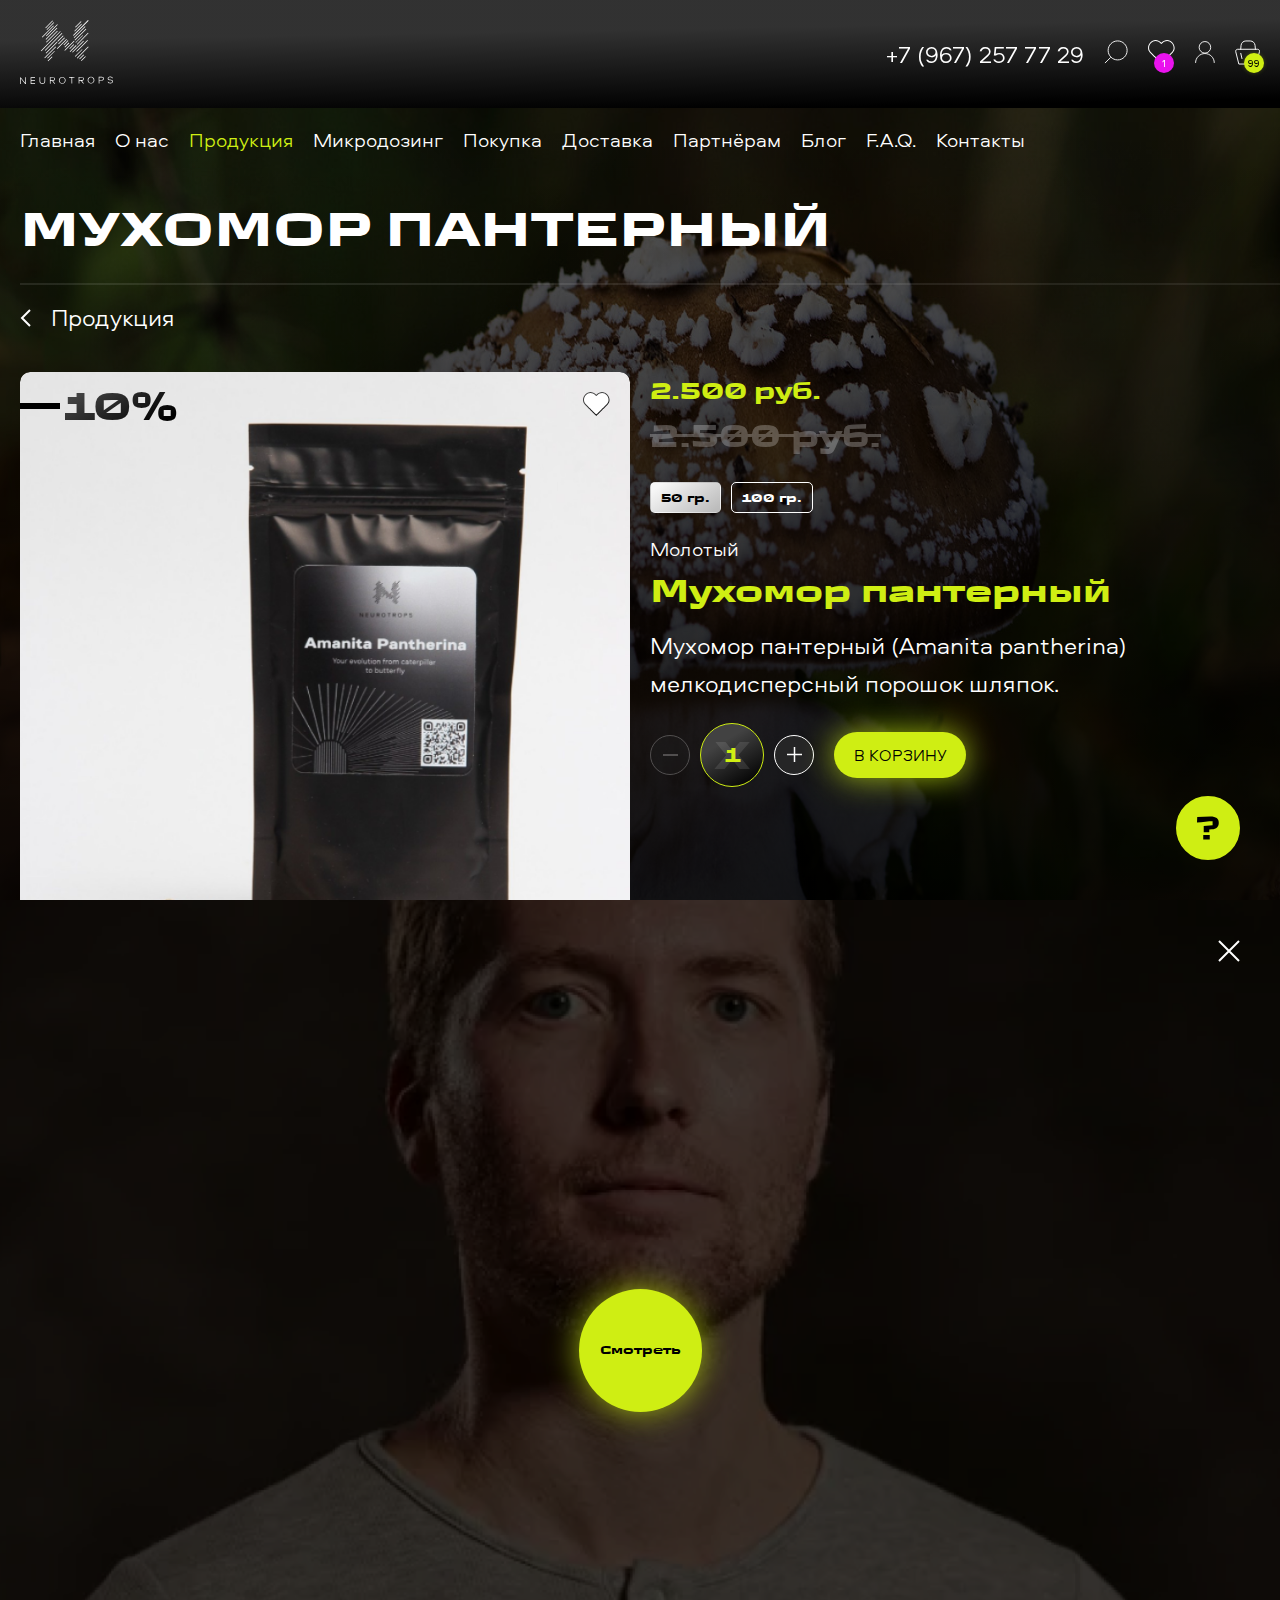
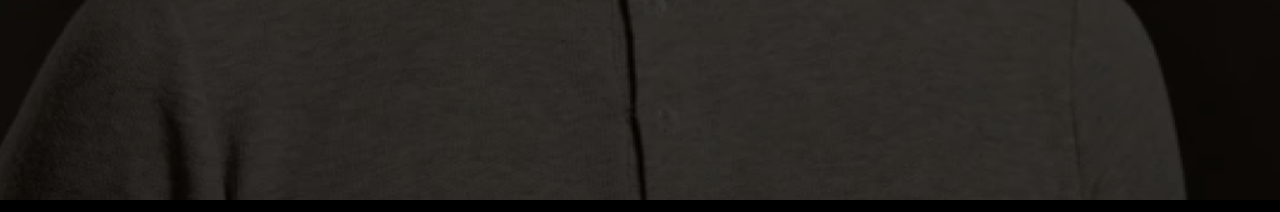
<file: card.html>
<!DOCTYPE html>
<html lang="en">

<head>
	<meta charset="UTF-8">
	<meta name="viewport" content="width=device-width, initial-scale=1.0">
	<meta name="theme-color" content="#fff">
	<meta name="format-detection" content="telephone=no">
	<meta name="description" content="description">
	<title>Neurotrops</title>
	<meta property="og:title" content="Neurotrops">
	<meta property="og:type" content="website">
	<meta property="og:description" content="description">
	<meta property="og:image" content="images/icons/logo.svg">
	<!-- font Aeroport -->
	<link rel="stylesheet" href="fonts/aeraport/stylesheet.css">
	<!-- font TT Autonomous Trl -->
	<link rel="stylesheet" href="fonts/tt-autonomous/style.css">
	<!-- swiper -->
	<link rel="stylesheet" href="libs/swiper/swiper.min.css">
	<!-- normalize css -->
	<link rel="stylesheet" href="./css/normalize.css">
	<!-- custom css -->
	<link rel="stylesheet" href="css/main.css">
</head>

<body>

	<div class="wrapper products__page card__page">

		<!-- header -->
		<header class="header">
			<div class="container">
				<a class="header__logo" href="#!">
					<svg width="93" height="64" viewBox="0 0 93 64" fill="none" xmlns="http://www.w3.org/2000/svg">
						<path d="M32.4685 0.516506L25.3441 7.75117L25.8121 8.21201L32.9365 0.977352L32.4685 0.516506Z" fill="white" />
						<path d="M33.6754 2.20881L26.551 9.44347L27.019 9.90431L34.1434 2.66965L33.6754 2.20881Z" fill="white" />
						<path d="M62.0257 29.1401L54.9013 36.3747L55.3693 36.8356L62.4937 29.6009L62.0257 29.1401Z" fill="white" />
						<path d="M62.5909 15.1431L55.4665 22.3777L55.9345 22.8386L63.0588 15.6039L62.5909 15.1431Z" fill="white" />
						<path d="M33.3511 5.4627L21.9038 17.0872L22.3717 17.5481L33.8191 5.92354L33.3511 5.4627Z" fill="white" />
						<path d="M61.413 3.68025L54.2886 10.9149L54.7566 11.3758L61.881 4.14109L61.413 3.68025Z" fill="white" />
						<path d="M34.3417 30.8782L27.2173 38.1129L27.6853 38.5737L34.8096 31.3391L34.3417 30.8782Z" fill="white" />
						<path d="M43.012 15.4112L37.3492 21.1616L37.8823 21.6866L43.5451 15.9362L43.012 15.4112Z" fill="white" />
						<path d="M44.3734 17.4793L38.2178 23.7302L38.7509 24.2552L44.9066 18.0043L44.3734 17.4793Z" fill="white" />
						<path d="M31.9573 36.4706L27.7124 40.7813L28.1706 41.2325L32.4155 36.9219L31.9573 36.4706Z" fill="white" />
						<path d="M47.7995 20.3288L43.5546 24.6395L44.0877 25.1645L48.3326 20.8538L47.7995 20.3288Z" fill="white" />
						<path d="M53.6003 24.208L49.3554 28.5186L49.8885 29.0436L54.1334 24.733L53.6003 24.208Z" fill="white" />
						<path d="M56.0165 25.106L49.6845 31.536L50.2176 32.061L56.5497 25.631L56.0165 25.106Z" fill="white" />
						<path d="M60.883 1.16665L55.0962 7.04297L55.6294 7.56797L61.4161 1.69165L60.883 1.16665Z" fill="white" />
						<path d="M63.509 34.4686L59.2641 38.7792L59.7972 39.3042L64.0421 34.9936L63.509 34.4686Z" fill="white" />
						<path d="M65.2457 36.1795L61.0007 40.4901L61.5339 41.0151L65.7788 36.7045L65.2457 36.1795Z" fill="white" />
						<path d="M48.7324 22.6054L44.4875 26.916L45.0206 27.441L49.2655 23.1304L48.7324 22.6054Z" fill="white" />
						<path d="M46.3694 18.892L36.8671 28.5415L37.4002 29.0665L46.9026 19.417L46.3694 18.892Z" fill="white" />
						<path d="M53.9239 20.6706L44.4215 30.3201L44.9546 30.8451L54.457 21.1956L53.9239 20.6706Z" fill="white" />
						<path d="M37.2133 4.35621L26.0247 15.718L26.5318 16.2173L37.7204 4.85555L37.2133 4.35621Z" fill="white" />
						<path d="M36.7943 7.83391L25.6057 19.1957L26.1127 19.695L37.3013 8.33325L36.7943 7.83391Z" fill="white" />
						<path d="M68.0022 0L53.0146 15.2196L53.6509 15.8462L68.6385 0.626578L68.0022 0Z" fill="white" />
						<path d="M37.2612 10.6931L26.0726 22.0549L26.5796 22.5543L37.7682 11.1925L37.2612 10.6931Z" fill="white" />
						<path d="M67.9841 12.8455L56.7955 24.2073L57.3026 24.7066L68.4912 13.3448L67.9841 12.8455Z" fill="white" />
						<path d="M40.1541 11.1256L20.883 30.6949L21.3901 31.1942L40.6611 11.6249L40.1541 11.1256Z" fill="white" />
						<path d="M63.3894 20.6463L52.2008 32.0081L52.7079 32.5074L63.8965 21.1456L63.3894 20.6463Z" fill="white" />
						<path d="M65.7782 8.6587L54.5896 20.0205L55.0966 20.5198L66.2852 9.15804L65.7782 8.6587Z" fill="white" />
						<path d="M64.9389 6.17138L53.7503 17.5332L54.2574 18.0325L65.446 6.67072L64.9389 6.17138Z" fill="white" />
						<path d="M67.4522 19.9859L56.2636 31.3476L56.7707 31.847L67.9593 20.4852L67.4522 19.9859Z" fill="white" />
						<path d="M35.5412 26.4753L24.3526 37.8371L24.8597 38.3364L36.0483 26.9746L35.5412 26.4753Z" fill="white" />
						<path d="M68.0901 26.6212L56.9015 37.9829L57.4086 38.4823L68.5972 27.1205L68.0901 26.6212Z" fill="white" />
						<path d="M36.8995 21.6917L25.7109 33.0535L26.2179 33.5528L37.4065 22.191L36.8995 21.6917Z" fill="white" />
						<path d="M41.8048 13.0183L24.8294 30.2564L25.3365 30.7557L42.3119 13.5176L41.8048 13.0183Z" fill="white" />
						<path
							d="M5.19189 57.368L5.87612 57.3635L5.92641 63.9543L5.15227 63.9604L0.691846 58.3464L0.734515 63.9939L0.0502884 64L0 57.4092L0.774136 57.4031L5.23456 63.0171L5.19189 57.3696V57.368Z"
							fill="white" />
						<path
							d="M15.0134 57.9182L11.3118 57.9471L11.3301 60.3091L14.9631 60.2817L14.9676 60.9065L11.3347 60.9339L11.353 63.2868L15.0545 63.2579L15.0591 63.8827L10.6718 63.9162L10.6215 57.3254L15.0088 57.2918L15.0134 57.9166V57.9182Z"
							fill="white" />
						<path
							d="M19.5241 61.1397L19.4951 57.2583L20.1794 57.2537L20.2083 61.1244C20.2144 61.8528 20.4064 62.403 20.7874 62.7778C21.1668 63.1527 21.6987 63.3371 22.3799 63.331C23.061 63.3264 23.5898 63.1329 23.9632 62.7535C24.3381 62.374 24.5224 61.8193 24.5163 61.0924L24.4874 57.2217L25.1716 57.2156L25.2006 61.097C25.2082 61.9976 24.9567 62.6971 24.4478 63.1969C23.9388 63.6968 23.2515 63.9512 22.3844 63.9573C21.5173 63.9634 20.8255 63.7211 20.3089 63.2289C19.7923 62.7367 19.5302 62.0403 19.5241 61.1412V61.1397Z"
							fill="white" />
						<path
							d="M35.0723 59.0367C35.0769 59.5655 34.9078 60.0074 34.5664 60.361C34.2251 60.7145 33.7206 60.9065 33.0517 60.9385L35.2171 63.7303L34.3531 63.7364L32.1876 60.9446L30.5799 60.9568L30.6012 63.7653L29.917 63.7699L29.8667 57.1791L32.8947 57.1562C33.6094 57.1501 34.1504 57.3254 34.5161 57.6789C34.8834 58.034 35.0678 58.485 35.0723 59.0352V59.0367ZM34.0026 59.9922C34.2616 59.7819 34.3912 59.4649 34.3866 59.0413C34.3835 58.6176 34.251 58.3007 33.9873 58.0919C33.7237 57.8816 33.358 57.7795 32.8886 57.7825L30.5555 57.8008L30.5753 60.332L32.9084 60.3137C33.3778 60.3107 33.7435 60.204 34.0026 59.9922Z"
							fill="white" />
						<path
							d="M39.8436 57.9578C40.4898 57.2979 41.2837 56.9642 42.224 56.9566C43.1642 56.949 43.9612 57.2705 44.618 57.9212C45.2748 58.5719 45.607 59.3826 45.6146 60.3549C45.6222 61.3271 45.3022 62.1439 44.6561 62.8038C44.0099 63.4636 43.216 63.7973 42.2773 63.805C41.337 63.8126 40.5401 63.491 39.8833 62.8403C39.2265 62.1896 38.8942 61.3789 38.8866 60.4067C38.879 59.4344 39.199 58.6176 39.8452 57.9578H39.8436ZM40.3435 62.406C40.854 62.9287 41.4955 63.1862 42.2697 63.1802C43.0438 63.1741 43.6823 62.9059 44.1837 62.3771C44.685 61.8468 44.9334 61.1747 44.9273 60.361C44.9212 59.5472 44.6622 58.8797 44.1532 58.357C43.6427 57.8343 43.0011 57.5768 42.227 57.5829C41.4529 57.589 40.8144 57.8572 40.313 58.3875C39.8116 58.9178 39.5632 59.5899 39.5693 60.4036C39.5754 61.2174 39.8345 61.8848 40.3435 62.4075V62.406Z"
							fill="white" />
						<path
							d="M49.1211 57.0328L54.5111 56.9916L54.5157 57.6164L52.1628 57.6347L52.2085 63.5992L51.5243 63.6038L51.4785 57.6393L49.1256 57.6576L49.1211 57.0328Z"
							fill="white" />
						<path
							d="M63.8358 58.8157C63.8403 59.3445 63.6712 59.7864 63.3298 60.14C62.9885 60.4935 62.4841 60.6855 61.8151 60.7175L63.9805 63.5093L63.1165 63.5154L60.951 60.7236L59.3433 60.7358L59.3647 63.5444L58.6804 63.5489L58.6302 56.9581L61.6581 56.9352C62.3728 56.9292 62.9138 57.1044 63.2795 57.4579C63.6468 57.813 63.8312 58.2641 63.8358 58.8142V58.8157ZM62.766 59.7712C63.0266 59.5609 63.1546 59.2439 63.1515 58.8203C63.1485 58.3967 63.0159 58.0797 62.7523 57.8709C62.4886 57.6606 62.1229 57.5585 61.6536 57.5616L59.3205 57.5799L59.3403 60.111L61.6734 60.0928C62.1427 60.0897 62.5085 59.9815 62.7675 59.7712H62.766Z"
							fill="white" />
						<path
							d="M68.6055 57.7383C69.2517 57.0785 70.0456 56.7448 70.9858 56.7371C71.9261 56.7295 72.7231 57.0511 73.3799 57.7018C74.0367 58.3525 74.3689 59.1632 74.3765 60.1354C74.3841 61.1077 74.0641 61.9245 73.418 62.5843C72.7719 63.2442 71.9779 63.5779 71.0377 63.5855C70.0974 63.5931 69.3004 63.2716 68.6436 62.6209C67.9868 61.9702 67.6546 61.1595 67.647 60.1872C67.6394 59.215 67.9594 58.3982 68.6055 57.7383ZM69.1054 62.1866C69.6159 62.7093 70.2574 62.9668 71.0316 62.9607C71.8057 62.9546 72.4442 62.6864 72.9456 62.1576C73.4469 61.6273 73.6953 60.9553 73.6892 60.1415C73.6831 59.3278 73.4241 58.6603 72.9151 58.1376C72.4046 57.6149 71.763 57.3574 70.9889 57.3635C70.2148 57.3696 69.5762 57.6378 69.0749 58.1681C68.572 58.6984 68.3251 59.3704 68.3312 60.1842C68.3373 60.9979 68.5964 61.6654 69.1054 62.1881V62.1866Z"
							fill="white" />
						<path
							d="M83.3278 57.3071C83.6951 57.6621 83.8795 58.1132 83.8841 58.6633C83.8886 59.2135 83.7103 59.6661 83.3492 60.0226C82.988 60.3792 82.4501 60.5606 81.7354 60.5667L79.3932 60.585L79.4145 63.3935L78.7303 63.3981L78.68 56.8072L81.7064 56.7844C82.4211 56.7783 82.9621 56.9535 83.3278 57.3071ZM82.8143 59.6188C83.0749 59.4085 83.2029 59.0916 83.1998 58.6679C83.1968 58.2443 83.0642 57.9273 82.8006 57.7185C82.5369 57.5082 82.1712 57.4061 81.7019 57.4092L79.3688 57.4275L79.3886 59.9586L81.7217 59.9404C82.191 59.9373 82.5568 59.8306 82.8158 59.6188H82.8143Z"
							fill="white" />
						<path
							d="M87.5902 61.7919L88.3247 61.7858C88.4862 62.089 88.7483 62.3374 89.1141 62.5294C89.4798 62.7215 89.8943 62.8159 90.3575 62.8129C90.9061 62.8083 91.3572 62.6849 91.7092 62.4411C92.0613 62.1972 92.2365 61.8955 92.2335 61.5389C92.2304 61.1884 92.1009 60.9202 91.8449 60.7328C91.5889 60.5469 91.1987 60.425 90.676 60.3701L89.5438 60.2497C88.9419 60.1811 88.4847 59.9967 88.1753 59.695C87.866 59.3933 87.709 59.0077 87.7045 58.5369C87.6999 57.9547 87.9208 57.4869 88.3689 57.1318C88.8169 56.7783 89.4234 56.5985 90.1914 56.5924C90.9199 56.5863 91.5096 56.7524 91.9622 57.0892C92.4148 57.4259 92.7257 57.813 92.8948 58.2488L92.1512 58.2549C91.9973 57.9456 91.7428 57.6941 91.3907 57.5021C91.0387 57.3101 90.6303 57.2156 90.1671 57.2187C89.6246 57.2233 89.1933 57.3467 88.8748 57.5905C88.5563 57.8343 88.3978 58.1346 88.4009 58.4927C88.4054 59.1617 88.8626 59.5381 89.7693 59.6234L91.0204 59.7529C91.6163 59.8139 92.0811 59.9998 92.4148 60.3076C92.7485 60.617 92.9162 61.0086 92.9207 61.4856C92.9253 62.0022 92.7013 62.4548 92.2517 62.8449C91.8007 63.235 91.1728 63.4346 90.3652 63.4407C89.9552 63.4438 89.5819 63.395 89.2466 63.296C88.9114 63.1954 88.6386 63.0613 88.4253 62.8906C88.2119 62.7199 88.0382 62.5447 87.9056 62.3633C87.7715 62.182 87.6679 61.993 87.5932 61.7949L87.5902 61.7919Z"
							fill="white" />
					</svg>
				</a>
				<div class="header__right">
					<a class="phone__number" href="tel:+79672577729">+7 (967) 257 77 29</a>
					<button>
						<img src="images/icons/search.svg" alt="search icon" width="24" height="24">
					</button>
					<button class="favourite__box">
						<img src="images/icons/heart.svg" alt="heart icon" width="27" height="24">
						<div class="favourite__box-count">1</div>
					</button>
					<button>
						<img src="images/icons/user.svg" alt="user" width="20" height="24">
					</button>
					<button class="cart">
						<img src="images/icons/basket.svg" alt="basket" width="25" height="25">
						<div class="cart__count">99</div>
					</button>
				</div>
				<div class="media__right">
					<button class="cart">
						<img src="images/icons/basket.svg" alt="basket" width="25" height="25">
						<div class="cart__count">99</div>
					</button>
					<button class="open__menu">
						<img src="images/icons/menu.svg" alt="menu" width="32" height="20">
					</button>
				</div>
			</div>
		
			<div class="meida__menu">
				<div class="content">
					<div>
						<div class="top">
							<img src="images/icons/logo.svg" alt="logo" width="92" height="64px">
							<button class="close__btn">
								<img src="images/icons/close.svg" alt="close icon" width="20" height="20">
							</button>
						</div>
						<nav>
							<ul>
								<li><a class="active" href="index.html">Главная</a></li>
								<li><a href="about.html">О нас</a></li>
								<li><a href="products.html">Продукция</a></li>
								<div class="accordion">
									<div class="accordion__header">
										<h3 class="accordion__title">Продукция</h3>
										<button class="accordion__arrow">
											<img src="images/icons/plus.svg" alt="plus" width="20" height="20">
										</button>
									</div>
									<div class="accordion__content">
										<ul>
											<li>
												<a href="#!">Мухомор красный</a>
											</li>
											<li>
												<a href="#!">Мухомор пантерный</a>
											</li>
											<li>
												<a href="#!">Ежовик гребенчатый</a>
											</li>
											<li>
												<a href="#!">Кордицепс</a>
											</li>
											<li>
												<a href="#!">Все</a>
											</li>
										</ul>
									</div>
								</div>
								<li><a href="index.html">Микродозинг</a></li>
								<li><a href="delivery.html">Доставка</a></li>
								<li><a href="#!">Партнёрам</a></li>
								<li><a href="#!">Блог</a></li>
								<li><a href="#!">F.A.Q.</a></li>
								<li><a href="#!">Контакты</a></li>
							</ul>
						</nav>
					</div>
					<div class="menu__bottom">
						<h5 class="bottom__title">Присоединяйтесь к нам!</h5>
						<div class="social__media">
							<a href="#!">
								<svg width="24" height="22" viewBox="0 0 24 22" fill="none" xmlns="http://www.w3.org/2000/svg">
									<path
										d="M24 1.3623L20.1991 20.5067C20.1991 20.5067 19.669 21.837 18.2087 21.1968L12.8059 17.0563L9.34513 20.217C9.34513 20.217 9.07507 20.4271 8.775 20.2971L8.77829 20.2678L9.47499 14.316C9.47499 14.316 19.1872 5.58397 19.5873 5.21389C19.9874 4.8438 19.8574 4.76378 19.8574 4.76378C19.8774 4.31368 19.1372 4.76378 19.1372 4.76378L6.27025 12.9418L6.25594 12.9349L0.90472 11.1345C0.90472 11.1345 0.0845327 10.8445 0.00451441 10.2043C-0.0755039 9.56417 0.934727 9.2241 0.934727 9.2241L22.2496 0.862182C22.2496 0.862182 24 0.0920063 24 1.3623Z"
										fill="white"></path>
								</svg>
							</a>
							<a href="#!">
								<svg width="24" height="16" viewBox="0 0 24 16" fill="none" xmlns="http://www.w3.org/2000/svg">
									<path
										d="M13.0718 15.4874C4.87188 15.4874 0.194878 9.86587 0 0.511719H4.10743C4.24235 7.37743 7.27038 10.2856 9.66888 10.8852V0.511719H13.5366V6.43302C15.9051 6.17818 18.3933 3.47986 19.2328 0.511719H23.1004C22.4558 4.16943 19.7575 6.86775 17.8387 7.97705C19.7575 8.87649 22.8307 11.23 24 15.4874H19.7425C18.8281 12.6391 16.5497 10.4355 13.5366 10.1357V15.4874H13.0718Z"
										fill="white"></path>
								</svg>
							</a>
							<a href="#!">
								<svg width="14" height="16" viewBox="0 0 14 16" fill="none" xmlns="http://www.w3.org/2000/svg">
									<path d="M13.9287 8L0.0722656 16L0.0722663 0L13.9287 8Z" fill="white"></path>
								</svg>
							</a>
							<a href="#!">
								<svg width="24" height="24" viewBox="0 0 24 24" fill="none" xmlns="http://www.w3.org/2000/svg">
									<path
										d="M12 8.16C14.1257 8.16 15.84 9.87429 15.84 12C15.84 14.1257 14.1257 15.84 12 15.84C9.87429 15.84 8.16 14.1257 8.16 12C8.16 9.87429 9.87429 8.16 12 8.16ZM12 5.76C8.55429 5.76 5.76 8.55429 5.76 12C5.76 15.4457 8.55429 18.24 12 18.24C15.4457 18.24 18.24 15.4457 18.24 12C18.24 8.55429 15.4457 5.76 12 5.76Z"
										fill="white" />
									<path
										d="M18.4114 7.02857C19.2067 7.02857 19.8514 6.38386 19.8514 5.58857C19.8514 4.79328 19.2067 4.14857 18.4114 4.14857C17.6161 4.14857 16.9714 4.79328 16.9714 5.58857C16.9714 6.38386 17.6161 7.02857 18.4114 7.02857Z"
										fill="white" />
									<path
										d="M17.76 2.4C19.8857 2.4 21.6 4.11429 21.6 6.24V17.76C21.6 19.8857 19.8857 21.6 17.76 21.6H6.24C4.11429 21.6 2.4 19.8857 2.4 17.76V6.24C2.4 4.11429 4.11429 2.4 6.24 2.4H17.76ZM17.76 0H6.24C2.79429 0 0 2.79429 0 6.24V17.76C0 21.2057 2.79429 24 6.24 24H17.76C21.2057 24 24 21.2057 24 17.76V6.24C24 2.79429 21.2057 0 17.76 0Z"
										fill="white" />
								</svg>
							</a>
						</div>
						<a class="phone__number" href="tel:+79672577729">+7 (967) 257 77 29</a>
						<a class="email" href="mailto:hello@neurotrops.ru">hello@neurotrops.ru</a>
						<div class="line"></div>
						<p class="info">Интернет-магазин грибной продукции высочайшего качества, Neurotrops 2024 г.</p>
					</div>
				</div>
			</div>
		</header>

		<!-- main -->
		<main class="main">
			<div class="card__bg">
				<img class="card__bg-img" src="images/card-bg.png" alt="card-bg">
				<div class="container">
					<nav class="nav">
						<ul class="nav__list">
							<li class="nav__item"><a class="nav__link" href="index.html">Главная</a></li>
							<li class="nav__item"><a class="nav__link" href="about.html">О нас</a></li>
							<li class="nav__item"><a class="nav__link active" href="#!">Продукция</a></li>
							<li class="nav__item"><a class="nav__link" href="#!">Микродозинг</a></li>
							<li class="nav__item"><a class="nav__link" href="#!">Покупка</a></li>
							<li class="nav__item"><a class="nav__link" href="#!">Доставка</a></li>
							<li class="nav__item"><a class="nav__link" href="#!">Партнёрам</a></li>
							<li class="nav__item"><a class="nav__link" href="#!">Блог</a></li>
							<li class="nav__item"><a class="nav__link" href="#!">F.A.Q.</a></li>
							<li class="nav__item"><a class="nav__link" href="#!">Контакты</a></li>
						</ul>
					</nav>
				</div>

				<section class="products">
					<div class="container">
						<h1 class="title line">Мухомор пантерный</h1>
						<div class="card">
							<a class="go__back" href="index.html">
								<svg width="11" height="18" viewBox="0 0 11 18" fill="none" xmlns="http://www.w3.org/2000/svg">
									<path d="M10 1L2 9L10 17" stroke="white" stroke-width="2" />
								</svg>
								<span>Продукция</span>
							</a>

							<div class="card__content">
								<div class="media__block">
									<div class="flex__box">
										<span class="new__price">2.500 руб.</span>
										<span class="old__price">2.500 руб.</span>
									</div>
									<div class="weight__box product__weight-box">
										<button class="product__weight active">50 гр.</button>
										<button class="product__weight">100 гр.</button>
									</div>
								</div>
								<div class="card__img">
									<div class="discount">
										<span class="line"></span>
										<span>10%</span>
									</div>
									<button class="favourite__box product__favourite">
										<svg width="27" height="24" viewBox="0 0 27 24" fill="none" xmlns="http://www.w3.org/2000/svg">
											<mask id="path-1-inside-1_2013_231" fill="white">
												<path fill-rule="evenodd" clip-rule="evenodd"
													d="M13.2887 23.9999C13.2887 23.9999 13.2887 24 13.2888 24V23.9998C16.7364 20.5522 17.8302 19.4584 18.6001 18.6885C19.6157 17.673 20.0679 17.2208 24.6154 12.6732C30.74 6.54832 21.284 -5.31629 13.2887 2.67882C5.29336 -5.31629 -4.16268 6.54832 1.96197 12.6732C6.51291 17.2243 6.96231 17.6737 7.97956 18.6909C8.7494 19.4607 9.84445 20.5557 13.2886 23.9998V24C13.2886 24 13.2886 23.9999 13.2887 23.9999Z" />
											</mask>
											<path fill-rule="evenodd" clip-rule="evenodd"
												d="M13.2887 23.9999C13.2887 23.9999 13.2887 24 13.2888 24V23.9998C16.7364 20.5522 17.8302 19.4584 18.6001 18.6885C19.6157 17.673 20.0679 17.2208 24.6154 12.6732C30.74 6.54832 21.284 -5.31629 13.2887 2.67882C5.29336 -5.31629 -4.16268 6.54832 1.96197 12.6732C6.51291 17.2243 6.96231 17.6737 7.97956 18.6909C8.7494 19.4607 9.84445 20.5557 13.2886 23.9998V24C13.2886 24 13.2886 23.9999 13.2887 23.9999Z"
												fill="url(#paint0_linear_2013_231)" />
											<path
												d="M13.2887 23.9999L14.0042 23.3013L13.2887 22.5683L12.5731 23.3013L13.2887 23.9999ZM13.2888 24L12.5732 24.6985L14.2888 26.456V24H13.2888ZM13.2888 23.9998L12.5817 23.2927L12.2888 23.5856V23.9998H13.2888ZM18.6001 18.6885L19.3072 19.3956L18.6001 18.6885ZM24.6154 12.6732L23.9083 11.9661L24.6154 12.6732ZM13.2887 2.67882L12.5816 3.38594L13.2887 4.09302L13.9958 3.38594L13.2887 2.67882ZM1.96197 12.6732L2.66909 11.9661H2.66909L1.96197 12.6732ZM7.97956 18.6909L8.68665 17.9837L7.97956 18.6909ZM13.2886 23.9998H14.2886V23.5856L13.9957 23.2927L13.2886 23.9998ZM13.2886 24H12.2886V26.456L14.0041 24.6985L13.2886 24ZM12.5731 24.6984C12.5772 24.7026 12.5806 24.706 12.5827 24.7081C12.5837 24.7091 12.5846 24.71 12.5851 24.7105C12.5854 24.7108 12.5856 24.711 12.5857 24.7111C12.5858 24.7112 12.5858 24.7112 12.5859 24.7113C12.5859 24.7113 12.5859 24.7113 12.5859 24.7113C12.5859 24.7113 12.5859 24.7113 12.5859 24.7113C12.5859 24.7113 12.5859 24.7113 12.5859 24.7113C12.5862 24.7116 12.5846 24.71 12.5827 24.7081C12.5807 24.7061 12.5773 24.7027 12.5732 24.6985L14.0044 23.3015C14.0002 23.2972 13.9969 23.2939 13.9948 23.2918C13.9937 23.2907 13.9929 23.2899 13.9924 23.2894C13.9921 23.2891 13.9919 23.2889 13.9917 23.2888C13.9917 23.2887 13.9916 23.2886 13.9916 23.2886C13.9916 23.2886 13.9916 23.2886 13.9916 23.2886C13.9915 23.2886 13.9915 23.2886 13.9915 23.2886C13.9915 23.2886 13.9915 23.2886 13.9915 23.2886C13.9913 23.2883 13.9929 23.2899 13.9947 23.2917C13.9968 23.2938 14.0001 23.2971 14.0042 23.3013L12.5731 24.6984ZM14.2888 24V23.9998H12.2888V24H14.2888ZM17.893 17.9814C17.1231 18.7513 16.0293 19.8451 12.5817 23.2927L13.9959 24.7069C17.4435 21.2593 18.5373 20.1656 19.3072 19.3956L17.893 17.9814ZM23.9083 11.9661C19.3608 16.5137 18.9086 16.9659 17.893 17.9814L19.3072 19.3956C20.3228 18.3801 20.775 17.9279 25.3225 13.3803L23.9083 11.9661ZM13.9958 3.38594C15.8283 1.55349 17.6562 0.93563 19.2491 1.00524C20.8631 1.07578 22.37 1.85813 23.5223 3.07006C25.8721 5.54157 26.4698 9.40446 23.9083 11.9661L25.3225 13.3803C28.8856 9.81704 27.8176 4.68519 24.9717 1.69197C23.5261 0.171529 21.5527 -0.895993 19.3364 -0.99285C17.099 -1.09063 14.7467 -0.193397 12.5816 1.97171L13.9958 3.38594ZM13.9958 1.97171C11.8306 -0.193397 9.47831 -1.09063 7.24091 -0.99285C5.02463 -0.895993 3.0512 0.171529 1.60561 1.69197C-1.24024 4.68519 -2.30826 9.81704 1.25485 13.3803L2.66909 11.9661C0.107549 9.40446 0.705225 5.54157 3.05506 3.07006C4.20732 1.85813 5.71423 1.07578 7.32823 1.00524C8.92113 0.93563 10.7491 1.55349 12.5816 3.38594L13.9958 1.97171ZM1.25485 13.3803C5.80579 17.9314 6.25521 18.3808 7.27247 19.398L8.68665 17.9837C7.66942 16.9665 7.22003 16.5172 2.66909 11.9661L1.25485 13.3803ZM7.27247 19.398C8.0423 20.1678 9.13735 21.2628 12.5814 24.7069L13.9957 23.2927C10.5516 19.8486 9.45649 18.7535 8.68665 17.9837L7.27247 19.398ZM14.2886 24V23.9998H12.2886V24H14.2886ZM12.5731 23.3013C12.5772 23.2971 12.5806 23.2938 12.5826 23.2917C12.5845 23.2899 12.5861 23.2883 12.5858 23.2886C12.5858 23.2886 12.5858 23.2886 12.5858 23.2886C12.5858 23.2886 12.5858 23.2886 12.5858 23.2886C12.5858 23.2886 12.5858 23.2886 12.5857 23.2886C12.5857 23.2886 12.5857 23.2887 12.5856 23.2888C12.5855 23.2889 12.5852 23.2891 12.585 23.2894C12.5845 23.2899 12.5836 23.2907 12.5825 23.2918C12.5805 23.2939 12.5771 23.2972 12.573 23.3015L14.0041 24.6985C14 24.7027 13.9967 24.7061 13.9946 24.7081C13.9928 24.71 13.9911 24.7116 13.9914 24.7113C13.9914 24.7113 13.9914 24.7113 13.9914 24.7113C13.9914 24.7113 13.9914 24.7113 13.9914 24.7113C13.9914 24.7113 13.9915 24.7113 13.9915 24.7113C13.9915 24.7112 13.9916 24.7112 13.9916 24.7111C13.9918 24.711 13.992 24.7108 13.9922 24.7105C13.9928 24.71 13.9936 24.7091 13.9947 24.7081C13.9967 24.706 14.0001 24.7026 14.0042 24.6984L12.5731 23.3013Z"
												fill="url(#paint1_linear_2013_231)" mask="url(#path-1-inside-1_2013_231)" />
											<defs>
												<linearGradient id="paint0_linear_2013_231" x1="1.68224e-07" y1="4.4177" x2="15.3642"
													y2="28.4501" gradientUnits="userSpaceOnUse">
													<stop stop-color="#fff" />
													<stop offset="1" stop-color="#fff" />
												</linearGradient>
												<linearGradient id="paint1_linear_2013_231" x1="-5.44546e-07" y1="12" x2="9.95198" y2="30.3679"
													gradientUnits="userSpaceOnUse">
													<stop stop-color="#424242" />
													<stop offset="1" />
												</linearGradient>
											</defs>
										</svg>
									</button>
									<div class="card__date">
										<span>2023</span>
									</div>
									<div class="swiper product__img-swiper">
										<div class="swiper-wrapper">
											<div class="swiper-slide">
												<img src="images/product-img-5.png" alt="product img">
											</div>
											<div class="swiper-slide">
												<img src="images/product-img-5.png" alt="product img">
											</div>
										</div>
										<div class="swiper-pagination"></div>
									</div>
								</div>
								<div class="card__info product__card">
									<div class="media__none ">
										<span class="new__price">2.500 руб.</span>
										<span class="old__price">2.500 руб.</span>
										<div class="weight__box product__weight-box">
											<button class="product__weight active">50 гр.</button>
											<button class="product__weight">100 гр.</button>
										</div>
									</div>
									<div class="product__sub-title desc">Молотый</div>
									<h4 class="title__sm">Мухомор пантерный</h4>
									<p class="desc">
										Мухомор пантерный (Amanita pantherina) мелкодисперсный порошок шляпок.
									</p>
									<div class="counter">
										<button class="decrement disabled">
											<span class="line"></span>
										</button>
										<div class="count">
											<span class="bg__text">X</span>
											<span class="count__number">1</span>
										</div>
										<button class="increment">
											<svg width="15" height="15" viewBox="0 0 20 20" fill="none" xmlns="http://www.w3.org/2000/svg">
												<path d="M20 10L-4.76837e-07 10" stroke="#fff" stroke-width="2" />
												<path d="M10 0L10 20" stroke="#fff" stroke-width="2" />
											</svg>
										</button>
										<button class="yellow__btn product__cart-open">В корзину</button>
									</div>
								</div>
							</div>
						</div>
					</div>
					<div class="tabs">
						<div class="container">
							<div class="tab__items">
								<div class="tab__item">
									<h4>Описание</h4>
								</div>
								<div class="tab__item">
									<h4>Отзывы</h4>
								</div>
							</div>
							<div class="tab__content hide">
								<div class="flex__box">
									<div class="left__box accordion">
										<div class="meida__flex left__box-title accordion__header">
											<h5 class="tab__title">Состав</h5>
											<button class="accordion__arrow">
												<img src="images/icons/plus.svg" alt="">
											</button>
										</div>
										<p class="desc accordion__content">
											Мухомор пантерный (Amanita pantherina) мелкодисперсный порошок шляпок.
										</p>
									</div>
									<div class="line"></div>
									<div class="right__box">
										<div class="accordion__box">
											<div class="accordion">
												<div class="accordion__header">
													<h3 class="accordion__title">Упаковка</h3>
													<button class="accordion__arrow">
														<img src="images/icons/plus.svg" alt="plus" width="20" height="20">
													</button>
												</div>
												<div class="accordion__content">
													<p class="desc">
														100гр молотых шляпок, расчетный курс на 3 месяца.
													</p>
												</div>
											</div>
											<div class="accordion">
												<div class="accordion__header">
													<h3 class="accordion__title">Способ применения</h3>
													<button class="accordion__arrow">
														<img src="images/icons/plus.svg" alt="plus" width="20" height="20">
													</button>
												</div>
												<div class="accordion__content">
													<p class="desc">
														0.4 грамма 1-2 раза в день, в зависимости от собственновыверенной дозировки и целей.
													</p>
												</div>
											</div>
											<div class="accordion">
												<div class="accordion__header">
													<h3 class="accordion__title">Продолжительность курса</h3>
													<button class="accordion__arrow">
														<img src="images/icons/plus.svg" alt="plus" width="20" height="20">
													</button>
												</div>
												<div class="accordion__content">
													<p class="desc">
														Краткое описание ответа.
													</p>
												</div>
											</div>
										</div>
									</div>
								</div>
							</div>
							<div class="tab__content hide">
								<div class="reviews__tab">
									<div class="reviews__swiper">
										<div>
											<img class="user__img" src="images/user.png" alt="user img" width="150" height="150">
											<div class="social__media">
												<a href="#!">
													<svg width="24" height="22" viewBox="0 0 24 22" fill="none"
														xmlns="http://www.w3.org/2000/svg">
														<path
															d="M24 1.3623L20.1991 20.5067C20.1991 20.5067 19.669 21.837 18.2087 21.1968L12.8059 17.0563L9.34513 20.217C9.34513 20.217 9.07507 20.4271 8.775 20.2971L8.77829 20.2678L9.47499 14.316C9.47499 14.316 19.1872 5.58397 19.5873 5.21389C19.9874 4.8438 19.8574 4.76378 19.8574 4.76378C19.8774 4.31368 19.1372 4.76378 19.1372 4.76378L6.27025 12.9418L6.25594 12.9349L0.90472 11.1345C0.90472 11.1345 0.0845327 10.8445 0.00451441 10.2043C-0.0755039 9.56417 0.934727 9.2241 0.934727 9.2241L22.2496 0.862182C22.2496 0.862182 24 0.0920063 24 1.3623Z"
															fill="white" />
													</svg>
												</a>
												<a class="last" href="#!">
													<svg width="24" height="16" viewBox="0 0 24 16" fill="none"
														xmlns="http://www.w3.org/2000/svg">
														<path
															d="M13.0718 15.4874C4.87188 15.4874 0.194878 9.86587 0 0.511719H4.10743C4.24235 7.37743 7.27038 10.2856 9.66888 10.8852V0.511719H13.5366V6.43302C15.9051 6.17818 18.3933 3.47986 19.2328 0.511719H23.1004C22.4558 4.16943 19.7575 6.86775 17.8387 7.97705C19.7575 8.87649 22.8307 11.23 24 15.4874H19.7425C18.8281 12.6391 16.5497 10.4355 13.5366 10.1357V15.4874H13.0718Z"
															fill="white" />
													</svg>
												</a>
												<a class="last open__video-btn">
													<svg width="14" height="16" viewBox="0 0 14 16" fill="none"
														xmlns="http://www.w3.org/2000/svg">
														<path d="M13.9287 8L0.0722656 16L0.0722663 0L13.9287 8Z" fill="white" />
													</svg>
												</a>
											</div>
										</div>
										<div class="reviews__content">
											<span class="date">22/04/2024</span>
											<h4 class="user__name">Александр</h4>
											<p class="desc">
												<img class="quote__bg" src="images/icons/quote.svg" alt="quote" width="80" height="48">
												Продавец корректен, отзывчив, оперативен. Посылка пришла быстро, по весу больше, чем заказывал.
												Приятный бонус, всем
												советую.
											</p>
										</div>
									</div>
									<div class="reviews__swiper">
										<div>
											<img class="user__img" src="images/user.png" alt="user img" width="150" height="150">
											<div class="social__media">
												<a href="#!">
													<svg width="24" height="22" viewBox="0 0 24 22" fill="none"
														xmlns="http://www.w3.org/2000/svg">
														<path
															d="M24 1.3623L20.1991 20.5067C20.1991 20.5067 19.669 21.837 18.2087 21.1968L12.8059 17.0563L9.34513 20.217C9.34513 20.217 9.07507 20.4271 8.775 20.2971L8.77829 20.2678L9.47499 14.316C9.47499 14.316 19.1872 5.58397 19.5873 5.21389C19.9874 4.8438 19.8574 4.76378 19.8574 4.76378C19.8774 4.31368 19.1372 4.76378 19.1372 4.76378L6.27025 12.9418L6.25594 12.9349L0.90472 11.1345C0.90472 11.1345 0.0845327 10.8445 0.00451441 10.2043C-0.0755039 9.56417 0.934727 9.2241 0.934727 9.2241L22.2496 0.862182C22.2496 0.862182 24 0.0920063 24 1.3623Z"
															fill="white" />
													</svg>
												</a>
												<a class="last" href="#!">
													<svg width="24" height="16" viewBox="0 0 24 16" fill="none"
														xmlns="http://www.w3.org/2000/svg">
														<path
															d="M13.0718 15.4874C4.87188 15.4874 0.194878 9.86587 0 0.511719H4.10743C4.24235 7.37743 7.27038 10.2856 9.66888 10.8852V0.511719H13.5366V6.43302C15.9051 6.17818 18.3933 3.47986 19.2328 0.511719H23.1004C22.4558 4.16943 19.7575 6.86775 17.8387 7.97705C19.7575 8.87649 22.8307 11.23 24 15.4874H19.7425C18.8281 12.6391 16.5497 10.4355 13.5366 10.1357V15.4874H13.0718Z"
															fill="white" />
													</svg>
												</a>
												<a class="last open__video-btn">
													<svg width="14" height="16" viewBox="0 0 14 16" fill="none"
														xmlns="http://www.w3.org/2000/svg">
														<path d="M13.9287 8L0.0722656 16L0.0722663 0L13.9287 8Z" fill="white" />
													</svg>
												</a>
											</div>
										</div>
										<div class="reviews__content">
											<span class="date">22/04/2024</span>
											<h4 class="user__name">Александр</h4>
											<p class="desc">
												<img class="quote__bg" src="images/icons/quote.svg" alt="quote" width="80" height="48">
												Продавец корректен, отзывчив, оперативен. Посылка пришла быстро, по весу больше, чем заказывал.
												Приятный бонус, всем
												советую.
											</p>
										</div>
									</div>
									<div class="reviews__swiper">
										<div>
											<img class="user__img" src="images/user.png" alt="user img" width="150" height="150">
											<div class="social__media">
												<a href="#!">
													<svg width="24" height="22" viewBox="0 0 24 22" fill="none"
														xmlns="http://www.w3.org/2000/svg">
														<path
															d="M24 1.3623L20.1991 20.5067C20.1991 20.5067 19.669 21.837 18.2087 21.1968L12.8059 17.0563L9.34513 20.217C9.34513 20.217 9.07507 20.4271 8.775 20.2971L8.77829 20.2678L9.47499 14.316C9.47499 14.316 19.1872 5.58397 19.5873 5.21389C19.9874 4.8438 19.8574 4.76378 19.8574 4.76378C19.8774 4.31368 19.1372 4.76378 19.1372 4.76378L6.27025 12.9418L6.25594 12.9349L0.90472 11.1345C0.90472 11.1345 0.0845327 10.8445 0.00451441 10.2043C-0.0755039 9.56417 0.934727 9.2241 0.934727 9.2241L22.2496 0.862182C22.2496 0.862182 24 0.0920063 24 1.3623Z"
															fill="white" />
													</svg>
												</a>
												<a class="last" href="#!">
													<svg width="24" height="16" viewBox="0 0 24 16" fill="none"
														xmlns="http://www.w3.org/2000/svg">
														<path
															d="M13.0718 15.4874C4.87188 15.4874 0.194878 9.86587 0 0.511719H4.10743C4.24235 7.37743 7.27038 10.2856 9.66888 10.8852V0.511719H13.5366V6.43302C15.9051 6.17818 18.3933 3.47986 19.2328 0.511719H23.1004C22.4558 4.16943 19.7575 6.86775 17.8387 7.97705C19.7575 8.87649 22.8307 11.23 24 15.4874H19.7425C18.8281 12.6391 16.5497 10.4355 13.5366 10.1357V15.4874H13.0718Z"
															fill="white" />
													</svg>
												</a>
												<a class="last open__video-btn">
													<svg width="14" height="16" viewBox="0 0 14 16" fill="none"
														xmlns="http://www.w3.org/2000/svg">
														<path d="M13.9287 8L0.0722656 16L0.0722663 0L13.9287 8Z" fill="white" />
													</svg>
												</a>
											</div>
										</div>
										<div class="reviews__content">
											<span class="date">22/04/2024</span>
											<h4 class="user__name">Александр</h4>
											<p class="desc">
												<img class="quote__bg" src="images/icons/quote.svg" alt="quote" width="80" height="48">
												Продавец корректен, отзывчив, оперативен. Посылка пришла быстро, по весу больше, чем заказывал.
												Приятный бонус, всем
												советую.
											</p>
										</div>
									</div>
								</div>
								<div class="swiper-container reviews reviews__swiper reviews__swiper2 media__block">
									<div class="swiper-wrapper">
										<div class="swiper-slide">
											<img class="user__img" src="images/user.png" alt="user img" width="150" height="150">
											<div class="social__media">
												<a href="#!">
													<svg width="24" height="22" viewBox="0 0 24 22" fill="none" xmlns="http://www.w3.org/2000/svg">
														<path
															d="M24 1.3623L20.1991 20.5067C20.1991 20.5067 19.669 21.837 18.2087 21.1968L12.8059 17.0563L9.34513 20.217C9.34513 20.217 9.07507 20.4271 8.775 20.2971L8.77829 20.2678L9.47499 14.316C9.47499 14.316 19.1872 5.58397 19.5873 5.21389C19.9874 4.8438 19.8574 4.76378 19.8574 4.76378C19.8774 4.31368 19.1372 4.76378 19.1372 4.76378L6.27025 12.9418L6.25594 12.9349L0.90472 11.1345C0.90472 11.1345 0.0845327 10.8445 0.00451441 10.2043C-0.0755039 9.56417 0.934727 9.2241 0.934727 9.2241L22.2496 0.862182C22.2496 0.862182 24 0.0920063 24 1.3623Z"
															fill="white" />
													</svg>
												</a>
												<a href="#!">
													<svg width="24" height="16" viewBox="0 0 24 16" fill="none" xmlns="http://www.w3.org/2000/svg">
														<path
															d="M13.0718 15.4874C4.87188 15.4874 0.194878 9.86587 0 0.511719H4.10743C4.24235 7.37743 7.27038 10.2856 9.66888 10.8852V0.511719H13.5366V6.43302C15.9051 6.17818 18.3933 3.47986 19.2328 0.511719H23.1004C22.4558 4.16943 19.7575 6.86775 17.8387 7.97705C19.7575 8.87649 22.8307 11.23 24 15.4874H19.7425C18.8281 12.6391 16.5497 10.4355 13.5366 10.1357V15.4874H13.0718Z"
															fill="white" />
													</svg>
												</a>
												<a class="open__video-btn">
													<svg width="14" height="16" viewBox="0 0 14 16" fill="none" xmlns="http://www.w3.org/2000/svg">
														<path d="M13.9287 8L0.0722656 16L0.0722663 0L13.9287 8Z" fill="white" />
													</svg>
												</a>
											</div>
											<div class="reviews__date">
												<img src="images/icons/quote.svg" alt="quote" width="80" height="48">
												<span class="date">22/04/2024</span>
											</div>
											<h4 class="user__name">Александр</h4>
											<p class="desc">
												Продавец корректен, отзывчив, оперативен. Посылка пришла быстро, по весу больше, чем заказывал.
												Приятный бонус, всем
												советую.
											</p>
										</div>
										<div class="swiper-slide">
											<img class="user__img" src="images/user.png" alt="user img" width="150" height="150">
											<div class="social__media">
												<a href="#!">
													<svg width="24" height="22" viewBox="0 0 24 22" fill="none" xmlns="http://www.w3.org/2000/svg">
														<path
															d="M24 1.3623L20.1991 20.5067C20.1991 20.5067 19.669 21.837 18.2087 21.1968L12.8059 17.0563L9.34513 20.217C9.34513 20.217 9.07507 20.4271 8.775 20.2971L8.77829 20.2678L9.47499 14.316C9.47499 14.316 19.1872 5.58397 19.5873 5.21389C19.9874 4.8438 19.8574 4.76378 19.8574 4.76378C19.8774 4.31368 19.1372 4.76378 19.1372 4.76378L6.27025 12.9418L6.25594 12.9349L0.90472 11.1345C0.90472 11.1345 0.0845327 10.8445 0.00451441 10.2043C-0.0755039 9.56417 0.934727 9.2241 0.934727 9.2241L22.2496 0.862182C22.2496 0.862182 24 0.0920063 24 1.3623Z"
															fill="white" />
													</svg>
												</a>
												<a href="#!">
													<svg width="24" height="16" viewBox="0 0 24 16" fill="none" xmlns="http://www.w3.org/2000/svg">
														<path
															d="M13.0718 15.4874C4.87188 15.4874 0.194878 9.86587 0 0.511719H4.10743C4.24235 7.37743 7.27038 10.2856 9.66888 10.8852V0.511719H13.5366V6.43302C15.9051 6.17818 18.3933 3.47986 19.2328 0.511719H23.1004C22.4558 4.16943 19.7575 6.86775 17.8387 7.97705C19.7575 8.87649 22.8307 11.23 24 15.4874H19.7425C18.8281 12.6391 16.5497 10.4355 13.5366 10.1357V15.4874H13.0718Z"
															fill="white" />
													</svg>
												</a>
												<a class="open__video-btn">
													<svg width="14" height="16" viewBox="0 0 14 16" fill="none" xmlns="http://www.w3.org/2000/svg">
														<path d="M13.9287 8L0.0722656 16L0.0722663 0L13.9287 8Z" fill="white" />
													</svg>
												</a>
											</div>
											<div class="reviews__date">
												<img src="images/icons/quote.svg" alt="quote" width="80" height="48">
												<span class="date">22/04/2024</span>
											</div>
											<h4 class="user__name">Александр</h4>
											<p class="desc">
												Продавец корректен, отзывчив, оперативен. Посылка пришла быстро, по весу больше, чем заказывал.
												Приятный бонус, всем
												советую.
											</p>
										</div>
										<div class="swiper-slide">
											<img class="user__img" src="images/user.png" alt="user img" width="150" height="150">
											<div class="social__media">
												<a href="#!">
													<svg width="24" height="22" viewBox="0 0 24 22" fill="none" xmlns="http://www.w3.org/2000/svg">
														<path
															d="M24 1.3623L20.1991 20.5067C20.1991 20.5067 19.669 21.837 18.2087 21.1968L12.8059 17.0563L9.34513 20.217C9.34513 20.217 9.07507 20.4271 8.775 20.2971L8.77829 20.2678L9.47499 14.316C9.47499 14.316 19.1872 5.58397 19.5873 5.21389C19.9874 4.8438 19.8574 4.76378 19.8574 4.76378C19.8774 4.31368 19.1372 4.76378 19.1372 4.76378L6.27025 12.9418L6.25594 12.9349L0.90472 11.1345C0.90472 11.1345 0.0845327 10.8445 0.00451441 10.2043C-0.0755039 9.56417 0.934727 9.2241 0.934727 9.2241L22.2496 0.862182C22.2496 0.862182 24 0.0920063 24 1.3623Z"
															fill="white" />
													</svg>
												</a>
												<a href="#!">
													<svg width="24" height="16" viewBox="0 0 24 16" fill="none" xmlns="http://www.w3.org/2000/svg">
														<path
															d="M13.0718 15.4874C4.87188 15.4874 0.194878 9.86587 0 0.511719H4.10743C4.24235 7.37743 7.27038 10.2856 9.66888 10.8852V0.511719H13.5366V6.43302C15.9051 6.17818 18.3933 3.47986 19.2328 0.511719H23.1004C22.4558 4.16943 19.7575 6.86775 17.8387 7.97705C19.7575 8.87649 22.8307 11.23 24 15.4874H19.7425C18.8281 12.6391 16.5497 10.4355 13.5366 10.1357V15.4874H13.0718Z"
															fill="white" />
													</svg>
												</a>
												<a class="open__video-btn">
													<svg width="14" height="16" viewBox="0 0 14 16" fill="none" xmlns="http://www.w3.org/2000/svg">
														<path d="M13.9287 8L0.0722656 16L0.0722663 0L13.9287 8Z" fill="white" />
													</svg>
												</a>
											</div>
											<div class="reviews__date">
												<img src="images/icons/quote.svg" alt="quote" width="80" height="48">
												<span class="date">22/04/2024</span>
											</div>
											<h4 class="user__name">Александр</h4>
											<p class="desc">
												Продавец корректен, отзывчив, оперативен. Посылка пришла быстро, по весу больше, чем заказывал.
												Приятный бонус, всем
												советую.
											</p>
										</div>
										<div class="swiper-slide">
											<img class="user__img" src="images/user.png" alt="user img" width="150" height="150">
											<div class="social__media">
												<a href="#!">
													<svg width="24" height="22" viewBox="0 0 24 22" fill="none" xmlns="http://www.w3.org/2000/svg">
														<path
															d="M24 1.3623L20.1991 20.5067C20.1991 20.5067 19.669 21.837 18.2087 21.1968L12.8059 17.0563L9.34513 20.217C9.34513 20.217 9.07507 20.4271 8.775 20.2971L8.77829 20.2678L9.47499 14.316C9.47499 14.316 19.1872 5.58397 19.5873 5.21389C19.9874 4.8438 19.8574 4.76378 19.8574 4.76378C19.8774 4.31368 19.1372 4.76378 19.1372 4.76378L6.27025 12.9418L6.25594 12.9349L0.90472 11.1345C0.90472 11.1345 0.0845327 10.8445 0.00451441 10.2043C-0.0755039 9.56417 0.934727 9.2241 0.934727 9.2241L22.2496 0.862182C22.2496 0.862182 24 0.0920063 24 1.3623Z"
															fill="white" />
													</svg>
												</a>
												<a href="#!">
													<svg width="24" height="16" viewBox="0 0 24 16" fill="none" xmlns="http://www.w3.org/2000/svg">
														<path
															d="M13.0718 15.4874C4.87188 15.4874 0.194878 9.86587 0 0.511719H4.10743C4.24235 7.37743 7.27038 10.2856 9.66888 10.8852V0.511719H13.5366V6.43302C15.9051 6.17818 18.3933 3.47986 19.2328 0.511719H23.1004C22.4558 4.16943 19.7575 6.86775 17.8387 7.97705C19.7575 8.87649 22.8307 11.23 24 15.4874H19.7425C18.8281 12.6391 16.5497 10.4355 13.5366 10.1357V15.4874H13.0718Z"
															fill="white" />
													</svg>
												</a>
												<a class="open__video-btn">
													<svg width="14" height="16" viewBox="0 0 14 16" fill="none" xmlns="http://www.w3.org/2000/svg">
														<path d="M13.9287 8L0.0722656 16L0.0722663 0L13.9287 8Z" fill="white" />
													</svg>
												</a>
											</div>
											<div class="reviews__date">
												<img src="images/icons/quote.svg" alt="quote" width="80" height="48">
												<span class="date">22/04/2024</span>
											</div>
											<h4 class="user__name">Александр</h4>
											<p class="desc">
												Продавец корректен, отзывчив, оперативен. Посылка пришла быстро, по весу больше, чем заказывал.
												Приятный бонус, всем
												советую.
											</p>
										</div>
									</div>
									<div class="swiper-pagination two"></div>
								</div>
							</div>
						</div>
					</div>
				</section>
			</div>

		</main>

		<!-- footer -->
		<footer class="footer">
			<div class="container">
				<div class="media__flex">
					<div>
						<img class="footer__logo" src="images/icons/logo-two.svg" alt="logo" width="111" height="96">
						<div class="media__block-content">
							<h4 class="footer__title">Neurotrops</h4>
							<h3 class="title__sm">Сила природы</h3>
						</div>
					</div>
					<div class="media__footer">
						<p>Присоединяйтесь к нам!</p>
						<div class="social__media">
							<a href="#!">
								<svg width="24" height="22" viewBox="0 0 24 22" fill="none" xmlns="http://www.w3.org/2000/svg">
									<path
										d="M24 1.3623L20.1991 20.5067C20.1991 20.5067 19.669 21.837 18.2087 21.1968L12.8059 17.0563L9.34513 20.217C9.34513 20.217 9.07507 20.4271 8.775 20.2971L8.77829 20.2678L9.47499 14.316C9.47499 14.316 19.1872 5.58397 19.5873 5.21389C19.9874 4.8438 19.8574 4.76378 19.8574 4.76378C19.8774 4.31368 19.1372 4.76378 19.1372 4.76378L6.27025 12.9418L6.25594 12.9349L0.90472 11.1345C0.90472 11.1345 0.0845327 10.8445 0.00451441 10.2043C-0.0755039 9.56417 0.934727 9.2241 0.934727 9.2241L22.2496 0.862182C22.2496 0.862182 24 0.0920063 24 1.3623Z"
										fill="white" />
								</svg>
							</a>
							<a href="#!">
								<svg width="24" height="16" viewBox="0 0 24 16" fill="none" xmlns="http://www.w3.org/2000/svg">
									<path
										d="M13.0718 15.4874C4.87188 15.4874 0.194878 9.86587 0 0.511719H4.10743C4.24235 7.37743 7.27038 10.2856 9.66888 10.8852V0.511719H13.5366V6.43302C15.9051 6.17818 18.3933 3.47986 19.2328 0.511719H23.1004C22.4558 4.16943 19.7575 6.86775 17.8387 7.97705C19.7575 8.87649 22.8307 11.23 24 15.4874H19.7425C18.8281 12.6391 16.5497 10.4355 13.5366 10.1357V15.4874H13.0718Z"
										fill="white" />
								</svg>
							</a>
							<a class="open__video-btn">
								<svg width="14" height="16" viewBox="0 0 14 16" fill="none" xmlns="http://www.w3.org/2000/svg">
									<path d="M13.9287 8L0.0722656 16L0.0722663 0L13.9287 8Z" fill="white" />
								</svg>
							</a>
							<a href="#!">
								<svg width="24" height="24" viewBox="0 0 24 24" fill="none" xmlns="http://www.w3.org/2000/svg">
									<path
										d="M12 8.16C14.1257 8.16 15.84 9.87429 15.84 12C15.84 14.1257 14.1257 15.84 12 15.84C9.87429 15.84 8.16 14.1257 8.16 12C8.16 9.87429 9.87429 8.16 12 8.16ZM12 5.76C8.55429 5.76 5.76 8.55429 5.76 12C5.76 15.4457 8.55429 18.24 12 18.24C15.4457 18.24 18.24 15.4457 18.24 12C18.24 8.55429 15.4457 5.76 12 5.76Z"
										fill="white" />
									<path
										d="M18.4114 7.02857C19.2067 7.02857 19.8514 6.38386 19.8514 5.58857C19.8514 4.79328 19.2067 4.14857 18.4114 4.14857C17.6161 4.14857 16.9714 4.79328 16.9714 5.58857C16.9714 6.38386 17.6161 7.02857 18.4114 7.02857Z"
										fill="white" />
									<path
										d="M17.76 2.4C19.8857 2.4 21.6 4.11429 21.6 6.24V17.76C21.6 19.8857 19.8857 21.6 17.76 21.6H6.24C4.11429 21.6 2.4 19.8857 2.4 17.76V6.24C2.4 4.11429 4.11429 2.4 6.24 2.4H17.76ZM17.76 0H6.24C2.79429 0 0 2.79429 0 6.24V17.76C0 21.2057 2.79429 24 6.24 24H17.76C21.2057 24 24 21.2057 24 17.76V6.24C24 2.79429 21.2057 0 17.76 0Z"
										fill="white" />
								</svg>
							</a>
						</div>
						<a class="phone__number" href="tel:+79672577729">+7 (967) 257 77 29</a>
						<a class="email" href="mailto:hello@neurotrops.ru">hello@neurotrops.ru</a>
					</div>
				</div>
				<div class="row">
					<div class="col">
						<h4 class="footer__title">Neurotrops</h4>
						<h3 class="title__sm">Сила природы</h3>
						<p>Присоединяйтесь к нам!</p>
						<div class="social__media">
							<a href="#!">
								<svg width="24" height="22" viewBox="0 0 24 22" fill="none" xmlns="http://www.w3.org/2000/svg">
									<path
										d="M24 1.3623L20.1991 20.5067C20.1991 20.5067 19.669 21.837 18.2087 21.1968L12.8059 17.0563L9.34513 20.217C9.34513 20.217 9.07507 20.4271 8.775 20.2971L8.77829 20.2678L9.47499 14.316C9.47499 14.316 19.1872 5.58397 19.5873 5.21389C19.9874 4.8438 19.8574 4.76378 19.8574 4.76378C19.8774 4.31368 19.1372 4.76378 19.1372 4.76378L6.27025 12.9418L6.25594 12.9349L0.90472 11.1345C0.90472 11.1345 0.0845327 10.8445 0.00451441 10.2043C-0.0755039 9.56417 0.934727 9.2241 0.934727 9.2241L22.2496 0.862182C22.2496 0.862182 24 0.0920063 24 1.3623Z"
										fill="white" />
								</svg>
							</a>
							<a href="#!">
								<svg width="24" height="16" viewBox="0 0 24 16" fill="none" xmlns="http://www.w3.org/2000/svg">
									<path
										d="M13.0718 15.4874C4.87188 15.4874 0.194878 9.86587 0 0.511719H4.10743C4.24235 7.37743 7.27038 10.2856 9.66888 10.8852V0.511719H13.5366V6.43302C15.9051 6.17818 18.3933 3.47986 19.2328 0.511719H23.1004C22.4558 4.16943 19.7575 6.86775 17.8387 7.97705C19.7575 8.87649 22.8307 11.23 24 15.4874H19.7425C18.8281 12.6391 16.5497 10.4355 13.5366 10.1357V15.4874H13.0718Z"
										fill="white" />
								</svg>
							</a>
							<a class="open__video-btn">
								<svg width="14" height="16" viewBox="0 0 14 16" fill="none" xmlns="http://www.w3.org/2000/svg">
									<path d="M13.9287 8L0.0722656 16L0.0722663 0L13.9287 8Z" fill="white" />
								</svg>
							</a>
							<a href="#!">
								<svg width="24" height="24" viewBox="0 0 24 24" fill="none" xmlns="http://www.w3.org/2000/svg">
									<path
										d="M12 8.16C14.1257 8.16 15.84 9.87429 15.84 12C15.84 14.1257 14.1257 15.84 12 15.84C9.87429 15.84 8.16 14.1257 8.16 12C8.16 9.87429 9.87429 8.16 12 8.16ZM12 5.76C8.55429 5.76 5.76 8.55429 5.76 12C5.76 15.4457 8.55429 18.24 12 18.24C15.4457 18.24 18.24 15.4457 18.24 12C18.24 8.55429 15.4457 5.76 12 5.76Z"
										fill="white" />
									<path
										d="M18.4114 7.02857C19.2067 7.02857 19.8514 6.38386 19.8514 5.58857C19.8514 4.79328 19.2067 4.14857 18.4114 4.14857C17.6161 4.14857 16.9714 4.79328 16.9714 5.58857C16.9714 6.38386 17.6161 7.02857 18.4114 7.02857Z"
										fill="white" />
									<path
										d="M17.76 2.4C19.8857 2.4 21.6 4.11429 21.6 6.24V17.76C21.6 19.8857 19.8857 21.6 17.76 21.6H6.24C4.11429 21.6 2.4 19.8857 2.4 17.76V6.24C2.4 4.11429 4.11429 2.4 6.24 2.4H17.76ZM17.76 0H6.24C2.79429 0 0 2.79429 0 6.24V17.76C0 21.2057 2.79429 24 6.24 24H17.76C21.2057 24 24 21.2057 24 17.76V6.24C24 2.79429 21.2057 0 17.76 0Z"
										fill="white" />
								</svg>
							</a>
						</div>
						<a class="phone__number" href="tel:+79672577729">+7 (967) 257 77 29</a>
						<a class="email" href="mailto:hello@neurotrops.ru">hello@neurotrops.ru</a>
					</div>
					<div class="footer__right">
						<div class="box">
							<div class="footer__right-title">
								<h4 class="footer__title">Продукция</h4>
								<button class="plus__icon">
									<img src="images/icons/plus.svg" alt="plus img" width="20" height="20">
								</button>
							</div>
							<ul class="footer__content">
								<li><a href="card-two.html">Мухомор красный</a></li>
								<li><a href="card.html">Мухомор пантерный</a></li>
								<li><a href="car-three.html">Ежовик гребенчатый</a></li>
								<li><a href="#!">Кордицепс</a></li>
							</ul>
						</div>
						<div class="box">
							<div class="footer__right-title">
								<h4 class="footer__title">Покупка</h4>
								<button class="plus__icon">
									<img src="images/icons/plus.svg" alt="plus img" width="20" height="20">
								</button>
							</div>
							<ul class="footer__content">
								<li><a href="payment.html">Оплата</a></li>
								<li><a href="delivery.html">Доставка</a></li>
								<li><a href="#!">Возврат</a></li>
							</ul>
						</div>
						<div class="box">
							<div class="footer__right-title">
								<h4 class="footer__title">О магазине</h4>
								<button class="plus__icon">
									<img src="images/icons/plus.svg" alt="plus img" width="20" height="20">
								</button>
							</div>
							<ul class="footer__content">
								<li><a href="about.html">О компании</a></li>
								<li><a href="contacts.html">Контакты</a></li>
							</ul>
						</div>
					</div>
					<div class="footer__bottom">
						<p class="footer__bottom-info">Интернет-магазин грибной продукции высочайшего качества, Neurotrops 2024 г.
						</p>
						<img src="images/icons/footer-logo.svg" alt="footer logo" width="171" height="32">
					</div>
				</div>
			</div>
		</footer>

	</div>

	<div class="question__box">
		<div class="socail__media">
			<a href="#!">
				<svg width="24" height="24" viewBox="0 0 24 24" fill="none" xmlns="http://www.w3.org/2000/svg">
					<path
						d="M12 8.16C14.1257 8.16 15.84 9.87429 15.84 12C15.84 14.1257 14.1257 15.84 12 15.84C9.87429 15.84 8.16 14.1257 8.16 12C8.16 9.87429 9.87429 8.16 12 8.16ZM12 5.76C8.55429 5.76 5.76 8.55429 5.76 12C5.76 15.4457 8.55429 18.24 12 18.24C15.4457 18.24 18.24 15.4457 18.24 12C18.24 8.55429 15.4457 5.76 12 5.76Z"
						fill="white" />
					<path
						d="M18.4114 7.02857C19.2067 7.02857 19.8514 6.38386 19.8514 5.58857C19.8514 4.79328 19.2067 4.14857 18.4114 4.14857C17.6161 4.14857 16.9714 4.79328 16.9714 5.58857C16.9714 6.38386 17.6161 7.02857 18.4114 7.02857Z"
						fill="white" />
					<path
						d="M17.76 2.4C19.8857 2.4 21.6 4.11429 21.6 6.24V17.76C21.6 19.8857 19.8857 21.6 17.76 21.6H6.24C4.11429 21.6 2.4 19.8857 2.4 17.76V6.24C2.4 4.11429 4.11429 2.4 6.24 2.4H17.76ZM17.76 0H6.24C2.79429 0 0 2.79429 0 6.24V17.76C0 21.2057 2.79429 24 6.24 24H17.76C21.2057 24 24 21.2057 24 17.76V6.24C24 2.79429 21.2057 0 17.76 0Z"
						fill="white" />
				</svg>
			</a>
			<a href="#!">
				<svg width="24" height="16" viewBox="0 0 24 16" fill="none" xmlns="http://www.w3.org/2000/svg">
					<path
						d="M13.0718 15.4874C4.87188 15.4874 0.194878 9.86587 0 0.511719H4.10743C4.24235 7.37743 7.27038 10.2856 9.66888 10.8852V0.511719H13.5366V6.43302C15.9051 6.17818 18.3933 3.47986 19.2328 0.511719H23.1004C22.4558 4.16943 19.7575 6.86775 17.8387 7.97705C19.7575 8.87649 22.8307 11.23 24 15.4874H19.7425C18.8281 12.6391 16.5497 10.4355 13.5366 10.1357V15.4874H13.0718Z"
						fill="white" />
				</svg>
			</a>
			<a href="#!">
				<svg width="24" height="22" viewBox="0 0 24 22" fill="none" xmlns="http://www.w3.org/2000/svg">
					<path
						d="M24 1.3623L20.1991 20.5067C20.1991 20.5067 19.669 21.837 18.2087 21.1968L12.8059 17.0563L9.34513 20.217C9.34513 20.217 9.07507 20.4271 8.775 20.2971L8.77829 20.2678L9.47499 14.316C9.47499 14.316 19.1872 5.58397 19.5873 5.21389C19.9874 4.8438 19.8574 4.76378 19.8574 4.76378C19.8774 4.31368 19.1372 4.76378 19.1372 4.76378L6.27025 12.9418L6.25594 12.9349L0.90472 11.1345C0.90472 11.1345 0.0845327 10.8445 0.00451441 10.2043C-0.0755039 9.56417 0.934727 9.2241 0.934727 9.2241L22.2496 0.862182C22.2496 0.862182 24 0.0920063 24 1.3623Z"
						fill="white" />
				</svg>
			</a>
			<a href="#!" class="open__call-modal">
				<svg width="24" height="24" viewBox="0 0 24 24" fill="none" xmlns="http://www.w3.org/2000/svg">
					<path
						d="M0.647507 18.3015C0.647507 18.3015 2.08127 17.097 2.78122 16.5887C3.43601 16.1024 4.49723 15.4505 5.08428 15.1189C6.13421 14.5332 7.218 14.8979 7.65829 15.4836L8.58403 16.6439C9.05819 17.2296 9.792 17.1302 9.98393 17.097C11.35 16.7655 12.8063 15.9256 14.2852 14.5222C15.7867 13.0966 16.7012 11.6158 17.0173 10.0687L17.0399 9.96928C17.1302 9.33939 17.0173 9.04101 16.7576 8.61003L16.7125 8.56583C16.0915 8.00224 14.9287 7.30604 14.7707 6.643C14.3191 5.49372 16.2948 3.11781 16.577 2.69788C16.577 2.69788 18.0108 0.84135 18.5188 0.476675C19.072 0.0235937 19.9187 -0.230574 20.788 0.288812L20.8331 0.321964C23.3055 1.95748 24.2087 2.90784 23.9603 4.31129L23.8249 4.87488C22.5717 8.74264 20.1445 12.8756 16.5318 16.5555C12.9531 20.1912 9.09206 22.3572 5.2762 23.8711C4.28273 24.1916 3.25538 23.9153 2.20546 23.0313L2.18288 23.0202C1.37004 22.2798 0.737823 21.4952 0.263664 20.6443V20.6222C-0.199206 19.7271 -0.0411526 18.8762 0.647507 18.3015Z"
						fill="white" />
				</svg>
			</a>
		</div>
		<button class="question__box-btn" aria-label="question box button">
			<img src="images/icons/question.svg" alt="question icon" width="22" height="24">
		</button>
	</div>

	<div class="modal favourite__modal">
		<div class="modal__content">
			<div class="modal__header">
				<h4>Товар в избранном:</h4>
				<button class="close__modal favourite__modal-close">
					<img src="images/icons/close.svg" alt="close" width="20" height="20">
				</button>
			</div>
			<p>Молотый</p>
			<h5>Ежовик + Мухомор красный</h5>
		</div>
	</div>
	<!-- product__cart modal -->
	<div class="modal product__cart">
		<div class="modal__content">
			<div class="modal__header">
				<h4>Товар в корзине:</h4>
				<button class="close__modal product__cart-close">
					<img src="images/icons/close.svg" alt="close" width="20" height="20">
				</button>
			</div>
			<p>Молотый</p>
			<h5>Ежовик + Мухомор красный</h5>
		</div>
	</div>
	<div class="video__modal">
		<img class="bro-img" src="images/bro.png" alt="bro">
		<button class="close__btn close__video-modal">
			<img src="images/icons/close.svg" alt="close">
		</button>
		<button class="watch__video">
			Смотреть
		</button>
	</div>
	<div class="modal call__back-modal">
		<div class="modal__content">
			<div class="modal__header">
				<h2 class="modal__title">обратная связь</h2>
				<button class="close__modal close__call-modal">
					<img src="images/icons/close.svg" alt="close" width="20" height="20">
				</button>
			</div>
			<div class="line"></div>
			<div class="tab__box">
				<div class="tab__header">
					<h4 class="tab__el">Звонок</h4>
					<h4 class="tab__el">Сообщение</h4>
				</div>
				<div class="tab__content-four ">
					<form class="form feedback__form">
						<div class="form__boxes">
							<div class="form__box">
								<div class="form__name">Имя <span>*</span></div>
								<input type="text" name="name" placeholder="Ваше имя" id="one" required="">
								<label for="one" class="input__box">
								</label>
							</div>
							<div class="form__box">
								<div class="form__name">Телефон <span>*</span></div>
								<input type="tel" name="phone" id="ImaskInput" placeholder="+7 (800) 000 00 00" required="">
								<label for="two" class="input__box">
								</label>
							</div>
							<div class="form__box">
								<div class="form__name">Почта <span>*</span></div>
								<input type="email" name="email" class="input-email" placeholder="hello@inbox.ru" onkeydown="validation()"
									required="">
								<label for="three" class="input__box validate__label">
								</label>
								<span class="check__status"></span>
								<span class="form__info">Заполняя форму обратной связи Вы соглашаетесь с условиями обработки
									персональных
									данных.</span>
							</div>
							<button class="yellow__btn sendDate">Отправить</button>
						</div>
					</form>
				</div>
				<div class="tab__content-four">
					<form class="form feedback__form">
						<div class="form__boxes">
							<div class="form__box">
								<div class="form__name">Имя <span>*</span></div>
								<input type="text" name="name" placeholder="Ваше имя" id="one" required="">
								<label for="one" class="input__box">
								</label>
							</div>
							<div class="form__box">
								<div class="form__name">Почта <span>*</span></div>
								<input type="email" name="email" class="input-email" placeholder="hello@inbox.ru" onkeydown="validation()"
									required="">
								<label for="three" class="input__box validate__label">
								</label>
								<span class="check__status"></span>
							</div>
							<div class="form__box">
								<div class="form__name">Почта <span>*</span></div>
								<textarea placeholder="Ваше сообщение"></textarea>
								<label for="three" class="input__box validate__label">
								</label>
								<span class="form__info">Заполняя форму обратной связи Вы соглашаетесь с условиями обработки
									персональных
									данных.</span>
							</div>
							<button class="yellow__btn sendDate">Отправить</button>
						</div>
					</form>
				</div>
			</div>
		</div>
	</div>
	<!-- swiper js -->
	<script src="libs/swiper/swiper.min.js"></script>
	<!-- custom js -->
	<script src="./js/script.js"></script>
</body>

</html>
</file>
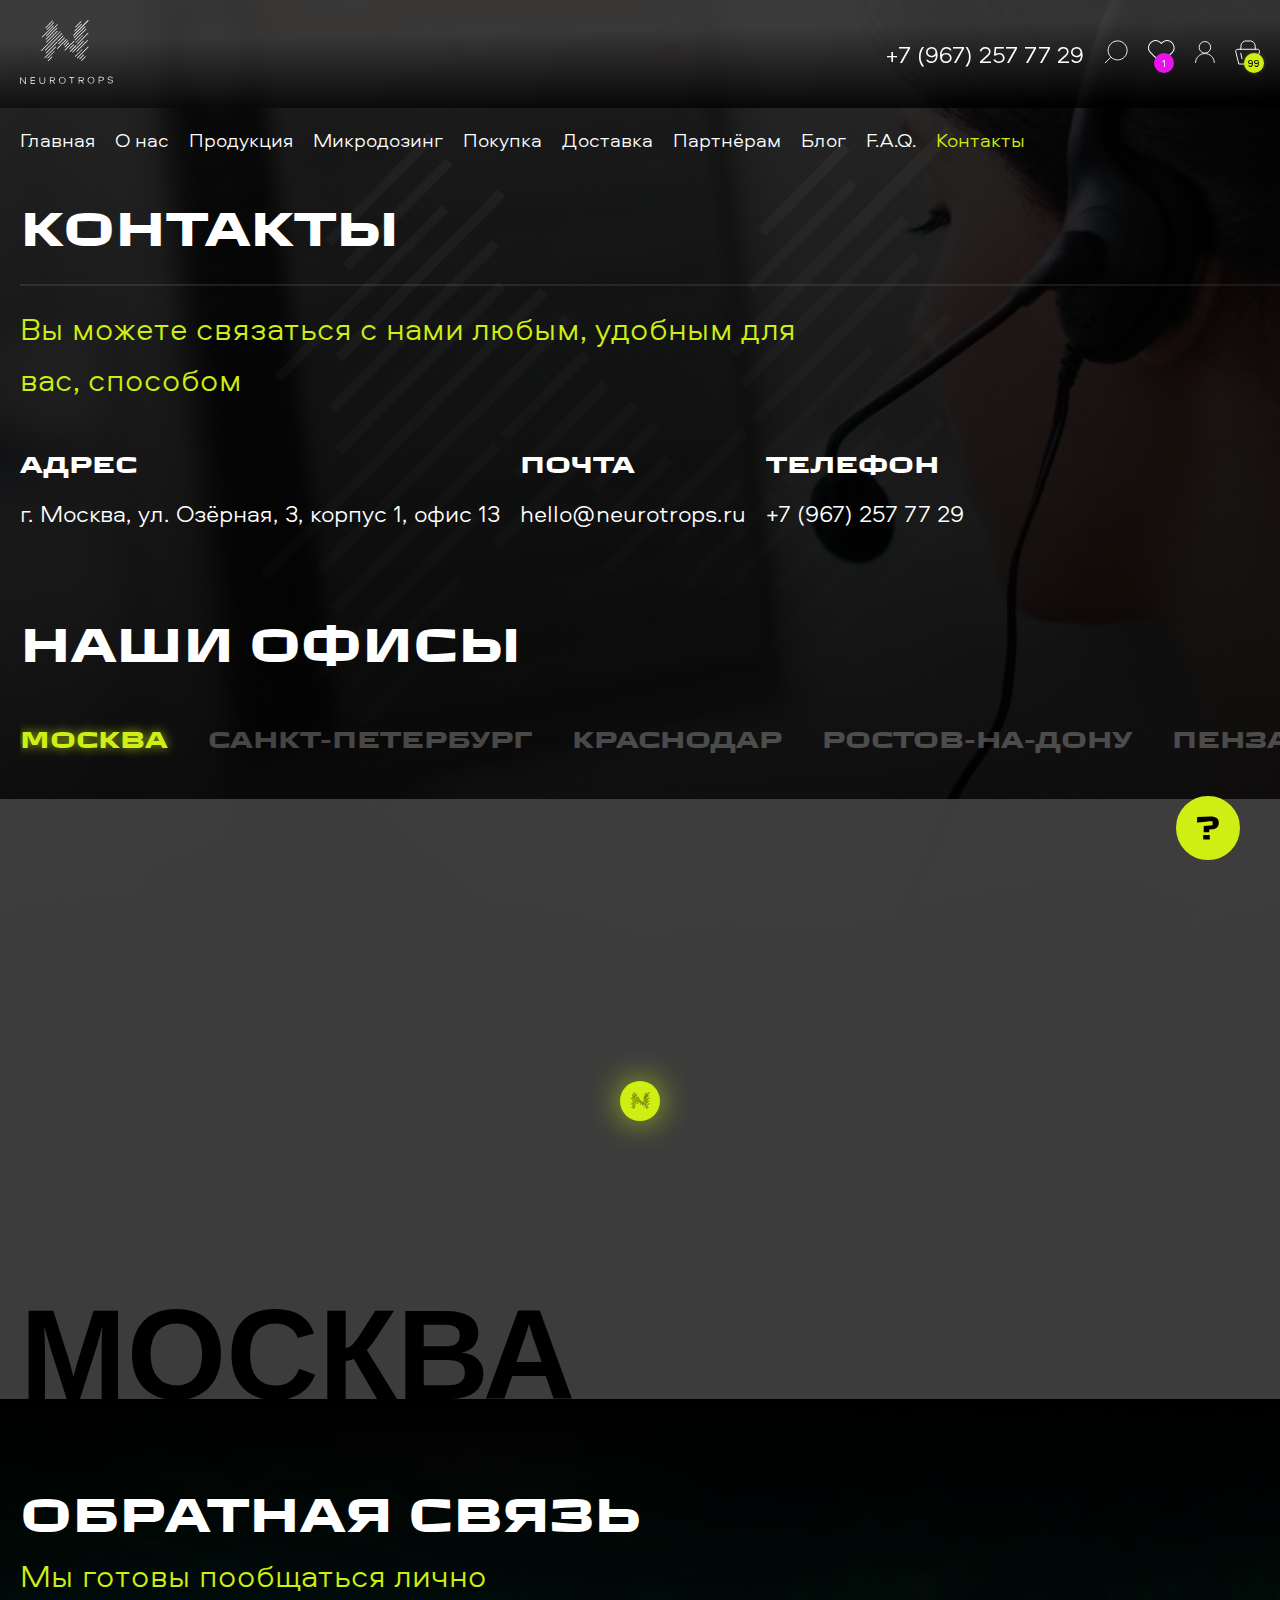
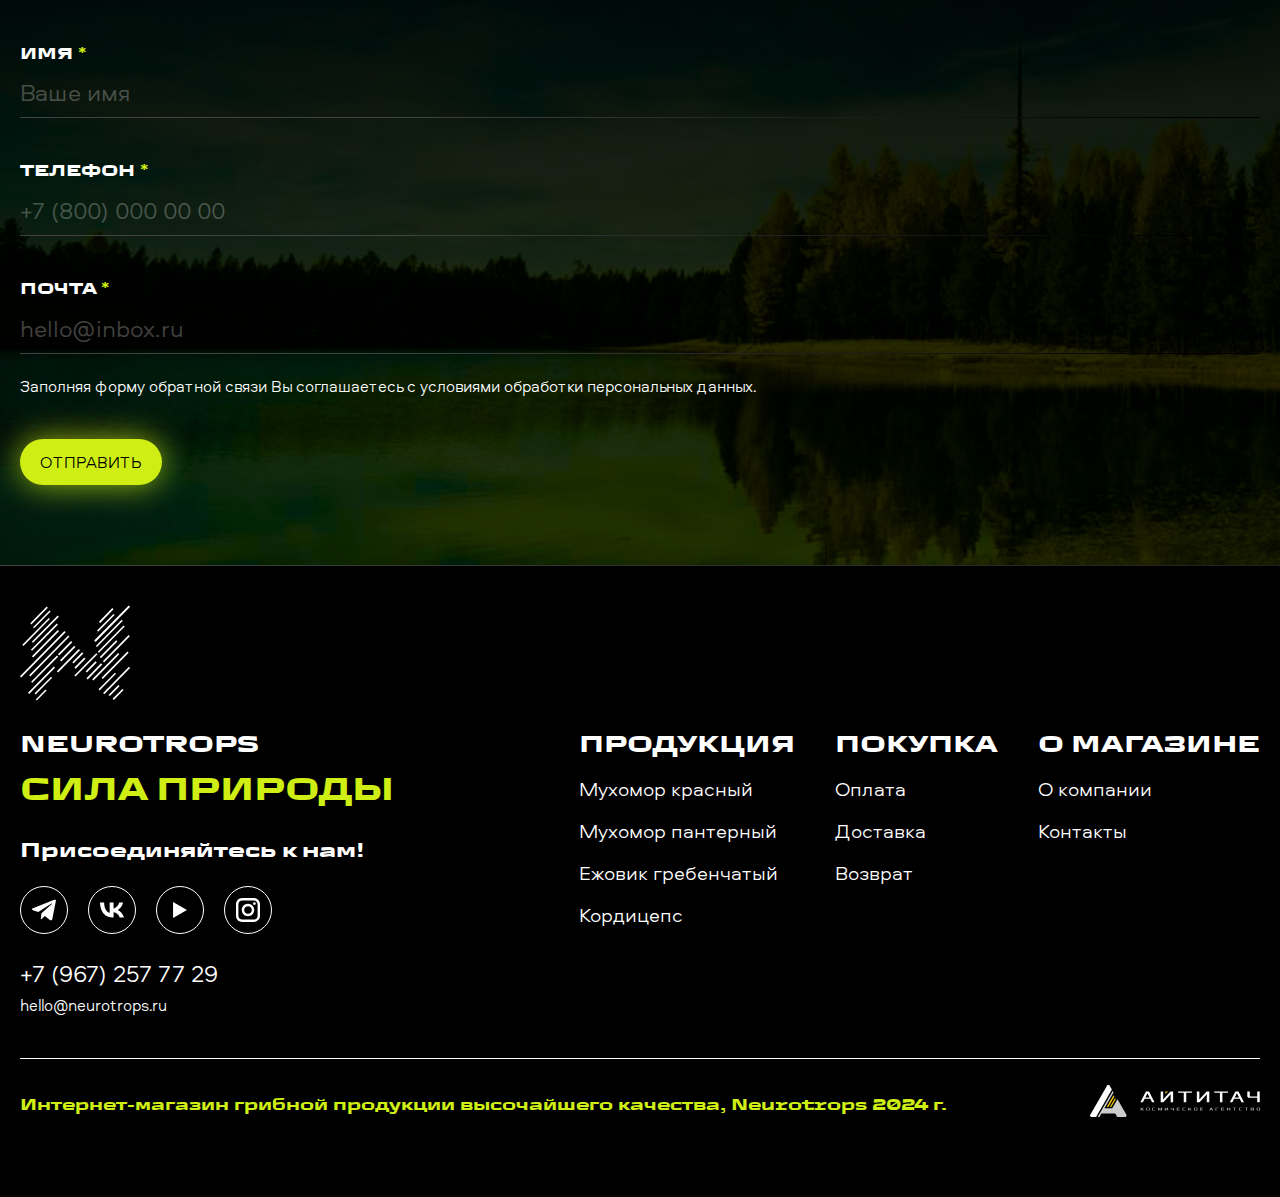
<file: contacts.html>
<!DOCTYPE html>
<html lang="en">

<head>
	<meta charset="UTF-8">
	<meta name="viewport" content="width=device-width, initial-scale=1.0">
	<meta name="theme-color" content="#fff">
	<meta name="format-detection" content="telephone=no">
	<meta name="description" content="description">
	<title>Neurotrops</title>
	<meta property="og:title" content="Neurotrops">
	<meta property="og:type" content="website">
	<meta property="og:description" content="description">
	<meta property="og:image" content="images/icons/logo.svg">
	<!-- font Aeroport -->
	<link rel="stylesheet" href="fonts/aeraport/stylesheet.css">
	<!-- font TT Autonomous Trl -->
	<link rel="stylesheet" href="fonts/tt-autonomous/style.css">
	<!-- swiper -->
	<link rel="stylesheet" href="https://cdn.jsdelivr.net/npm/swiper@11/swiper-bundle.min.css" />
	<!-- normalize css -->
	<link rel="stylesheet" href="./css/normalize.css">
	<!-- custom css -->
	<link rel="stylesheet" href="css/main.css">
</head>

<body>

	<div class="wrapper delivery__page contact__bg">

		<!-- header -->
	<header class="header">
		<div class="container">
			<a class="header__logo" href="#!">
				<svg width="93" height="64" viewBox="0 0 93 64" fill="none" xmlns="http://www.w3.org/2000/svg">
					<path d="M32.4685 0.516506L25.3441 7.75117L25.8121 8.21201L32.9365 0.977352L32.4685 0.516506Z" fill="white" />
					<path d="M33.6754 2.20881L26.551 9.44347L27.019 9.90431L34.1434 2.66965L33.6754 2.20881Z" fill="white" />
					<path d="M62.0257 29.1401L54.9013 36.3747L55.3693 36.8356L62.4937 29.6009L62.0257 29.1401Z" fill="white" />
					<path d="M62.5909 15.1431L55.4665 22.3777L55.9345 22.8386L63.0588 15.6039L62.5909 15.1431Z" fill="white" />
					<path d="M33.3511 5.4627L21.9038 17.0872L22.3717 17.5481L33.8191 5.92354L33.3511 5.4627Z" fill="white" />
					<path d="M61.413 3.68025L54.2886 10.9149L54.7566 11.3758L61.881 4.14109L61.413 3.68025Z" fill="white" />
					<path d="M34.3417 30.8782L27.2173 38.1129L27.6853 38.5737L34.8096 31.3391L34.3417 30.8782Z" fill="white" />
					<path d="M43.012 15.4112L37.3492 21.1616L37.8823 21.6866L43.5451 15.9362L43.012 15.4112Z" fill="white" />
					<path d="M44.3734 17.4793L38.2178 23.7302L38.7509 24.2552L44.9066 18.0043L44.3734 17.4793Z" fill="white" />
					<path d="M31.9573 36.4706L27.7124 40.7813L28.1706 41.2325L32.4155 36.9219L31.9573 36.4706Z" fill="white" />
					<path d="M47.7995 20.3288L43.5546 24.6395L44.0877 25.1645L48.3326 20.8538L47.7995 20.3288Z" fill="white" />
					<path d="M53.6003 24.208L49.3554 28.5186L49.8885 29.0436L54.1334 24.733L53.6003 24.208Z" fill="white" />
					<path d="M56.0165 25.106L49.6845 31.536L50.2176 32.061L56.5497 25.631L56.0165 25.106Z" fill="white" />
					<path d="M60.883 1.16665L55.0962 7.04297L55.6294 7.56797L61.4161 1.69165L60.883 1.16665Z" fill="white" />
					<path d="M63.509 34.4686L59.2641 38.7792L59.7972 39.3042L64.0421 34.9936L63.509 34.4686Z" fill="white" />
					<path d="M65.2457 36.1795L61.0007 40.4901L61.5339 41.0151L65.7788 36.7045L65.2457 36.1795Z" fill="white" />
					<path d="M48.7324 22.6054L44.4875 26.916L45.0206 27.441L49.2655 23.1304L48.7324 22.6054Z" fill="white" />
					<path d="M46.3694 18.892L36.8671 28.5415L37.4002 29.0665L46.9026 19.417L46.3694 18.892Z" fill="white" />
					<path d="M53.9239 20.6706L44.4215 30.3201L44.9546 30.8451L54.457 21.1956L53.9239 20.6706Z" fill="white" />
					<path d="M37.2133 4.35621L26.0247 15.718L26.5318 16.2173L37.7204 4.85555L37.2133 4.35621Z" fill="white" />
					<path d="M36.7943 7.83391L25.6057 19.1957L26.1127 19.695L37.3013 8.33325L36.7943 7.83391Z" fill="white" />
					<path d="M68.0022 0L53.0146 15.2196L53.6509 15.8462L68.6385 0.626578L68.0022 0Z" fill="white" />
					<path d="M37.2612 10.6931L26.0726 22.0549L26.5796 22.5543L37.7682 11.1925L37.2612 10.6931Z" fill="white" />
					<path d="M67.9841 12.8455L56.7955 24.2073L57.3026 24.7066L68.4912 13.3448L67.9841 12.8455Z" fill="white" />
					<path d="M40.1541 11.1256L20.883 30.6949L21.3901 31.1942L40.6611 11.6249L40.1541 11.1256Z" fill="white" />
					<path d="M63.3894 20.6463L52.2008 32.0081L52.7079 32.5074L63.8965 21.1456L63.3894 20.6463Z" fill="white" />
					<path d="M65.7782 8.6587L54.5896 20.0205L55.0966 20.5198L66.2852 9.15804L65.7782 8.6587Z" fill="white" />
					<path d="M64.9389 6.17138L53.7503 17.5332L54.2574 18.0325L65.446 6.67072L64.9389 6.17138Z" fill="white" />
					<path d="M67.4522 19.9859L56.2636 31.3476L56.7707 31.847L67.9593 20.4852L67.4522 19.9859Z" fill="white" />
					<path d="M35.5412 26.4753L24.3526 37.8371L24.8597 38.3364L36.0483 26.9746L35.5412 26.4753Z" fill="white" />
					<path d="M68.0901 26.6212L56.9015 37.9829L57.4086 38.4823L68.5972 27.1205L68.0901 26.6212Z" fill="white" />
					<path d="M36.8995 21.6917L25.7109 33.0535L26.2179 33.5528L37.4065 22.191L36.8995 21.6917Z" fill="white" />
					<path d="M41.8048 13.0183L24.8294 30.2564L25.3365 30.7557L42.3119 13.5176L41.8048 13.0183Z" fill="white" />
					<path
						d="M5.19189 57.368L5.87612 57.3635L5.92641 63.9543L5.15227 63.9604L0.691846 58.3464L0.734515 63.9939L0.0502884 64L0 57.4092L0.774136 57.4031L5.23456 63.0171L5.19189 57.3696V57.368Z"
						fill="white" />
					<path
						d="M15.0134 57.9182L11.3118 57.9471L11.3301 60.3091L14.9631 60.2817L14.9676 60.9065L11.3347 60.9339L11.353 63.2868L15.0545 63.2579L15.0591 63.8827L10.6718 63.9162L10.6215 57.3254L15.0088 57.2918L15.0134 57.9166V57.9182Z"
						fill="white" />
					<path
						d="M19.5241 61.1397L19.4951 57.2583L20.1794 57.2537L20.2083 61.1244C20.2144 61.8528 20.4064 62.403 20.7874 62.7778C21.1668 63.1527 21.6987 63.3371 22.3799 63.331C23.061 63.3264 23.5898 63.1329 23.9632 62.7535C24.3381 62.374 24.5224 61.8193 24.5163 61.0924L24.4874 57.2217L25.1716 57.2156L25.2006 61.097C25.2082 61.9976 24.9567 62.6971 24.4478 63.1969C23.9388 63.6968 23.2515 63.9512 22.3844 63.9573C21.5173 63.9634 20.8255 63.7211 20.3089 63.2289C19.7923 62.7367 19.5302 62.0403 19.5241 61.1412V61.1397Z"
						fill="white" />
					<path
						d="M35.0723 59.0367C35.0769 59.5655 34.9078 60.0074 34.5664 60.361C34.2251 60.7145 33.7206 60.9065 33.0517 60.9385L35.2171 63.7303L34.3531 63.7364L32.1876 60.9446L30.5799 60.9568L30.6012 63.7653L29.917 63.7699L29.8667 57.1791L32.8947 57.1562C33.6094 57.1501 34.1504 57.3254 34.5161 57.6789C34.8834 58.034 35.0678 58.485 35.0723 59.0352V59.0367ZM34.0026 59.9922C34.2616 59.7819 34.3912 59.4649 34.3866 59.0413C34.3835 58.6176 34.251 58.3007 33.9873 58.0919C33.7237 57.8816 33.358 57.7795 32.8886 57.7825L30.5555 57.8008L30.5753 60.332L32.9084 60.3137C33.3778 60.3107 33.7435 60.204 34.0026 59.9922Z"
						fill="white" />
					<path
						d="M39.8436 57.9578C40.4898 57.2979 41.2837 56.9642 42.224 56.9566C43.1642 56.949 43.9612 57.2705 44.618 57.9212C45.2748 58.5719 45.607 59.3826 45.6146 60.3549C45.6222 61.3271 45.3022 62.1439 44.6561 62.8038C44.0099 63.4636 43.216 63.7973 42.2773 63.805C41.337 63.8126 40.5401 63.491 39.8833 62.8403C39.2265 62.1896 38.8942 61.3789 38.8866 60.4067C38.879 59.4344 39.199 58.6176 39.8452 57.9578H39.8436ZM40.3435 62.406C40.854 62.9287 41.4955 63.1862 42.2697 63.1802C43.0438 63.1741 43.6823 62.9059 44.1837 62.3771C44.685 61.8468 44.9334 61.1747 44.9273 60.361C44.9212 59.5472 44.6622 58.8797 44.1532 58.357C43.6427 57.8343 43.0011 57.5768 42.227 57.5829C41.4529 57.589 40.8144 57.8572 40.313 58.3875C39.8116 58.9178 39.5632 59.5899 39.5693 60.4036C39.5754 61.2174 39.8345 61.8848 40.3435 62.4075V62.406Z"
						fill="white" />
					<path
						d="M49.1211 57.0328L54.5111 56.9916L54.5157 57.6164L52.1628 57.6347L52.2085 63.5992L51.5243 63.6038L51.4785 57.6393L49.1256 57.6576L49.1211 57.0328Z"
						fill="white" />
					<path
						d="M63.8358 58.8157C63.8403 59.3445 63.6712 59.7864 63.3298 60.14C62.9885 60.4935 62.4841 60.6855 61.8151 60.7175L63.9805 63.5093L63.1165 63.5154L60.951 60.7236L59.3433 60.7358L59.3647 63.5444L58.6804 63.5489L58.6302 56.9581L61.6581 56.9352C62.3728 56.9292 62.9138 57.1044 63.2795 57.4579C63.6468 57.813 63.8312 58.2641 63.8358 58.8142V58.8157ZM62.766 59.7712C63.0266 59.5609 63.1546 59.2439 63.1515 58.8203C63.1485 58.3967 63.0159 58.0797 62.7523 57.8709C62.4886 57.6606 62.1229 57.5585 61.6536 57.5616L59.3205 57.5799L59.3403 60.111L61.6734 60.0928C62.1427 60.0897 62.5085 59.9815 62.7675 59.7712H62.766Z"
						fill="white" />
					<path
						d="M68.6055 57.7383C69.2517 57.0785 70.0456 56.7448 70.9858 56.7371C71.9261 56.7295 72.7231 57.0511 73.3799 57.7018C74.0367 58.3525 74.3689 59.1632 74.3765 60.1354C74.3841 61.1077 74.0641 61.9245 73.418 62.5843C72.7719 63.2442 71.9779 63.5779 71.0377 63.5855C70.0974 63.5931 69.3004 63.2716 68.6436 62.6209C67.9868 61.9702 67.6546 61.1595 67.647 60.1872C67.6394 59.215 67.9594 58.3982 68.6055 57.7383ZM69.1054 62.1866C69.6159 62.7093 70.2574 62.9668 71.0316 62.9607C71.8057 62.9546 72.4442 62.6864 72.9456 62.1576C73.4469 61.6273 73.6953 60.9553 73.6892 60.1415C73.6831 59.3278 73.4241 58.6603 72.9151 58.1376C72.4046 57.6149 71.763 57.3574 70.9889 57.3635C70.2148 57.3696 69.5762 57.6378 69.0749 58.1681C68.572 58.6984 68.3251 59.3704 68.3312 60.1842C68.3373 60.9979 68.5964 61.6654 69.1054 62.1881V62.1866Z"
						fill="white" />
					<path
						d="M83.3278 57.3071C83.6951 57.6621 83.8795 58.1132 83.8841 58.6633C83.8886 59.2135 83.7103 59.6661 83.3492 60.0226C82.988 60.3792 82.4501 60.5606 81.7354 60.5667L79.3932 60.585L79.4145 63.3935L78.7303 63.3981L78.68 56.8072L81.7064 56.7844C82.4211 56.7783 82.9621 56.9535 83.3278 57.3071ZM82.8143 59.6188C83.0749 59.4085 83.2029 59.0916 83.1998 58.6679C83.1968 58.2443 83.0642 57.9273 82.8006 57.7185C82.5369 57.5082 82.1712 57.4061 81.7019 57.4092L79.3688 57.4275L79.3886 59.9586L81.7217 59.9404C82.191 59.9373 82.5568 59.8306 82.8158 59.6188H82.8143Z"
						fill="white" />
					<path
						d="M87.5902 61.7919L88.3247 61.7858C88.4862 62.089 88.7483 62.3374 89.1141 62.5294C89.4798 62.7215 89.8943 62.8159 90.3575 62.8129C90.9061 62.8083 91.3572 62.6849 91.7092 62.4411C92.0613 62.1972 92.2365 61.8955 92.2335 61.5389C92.2304 61.1884 92.1009 60.9202 91.8449 60.7328C91.5889 60.5469 91.1987 60.425 90.676 60.3701L89.5438 60.2497C88.9419 60.1811 88.4847 59.9967 88.1753 59.695C87.866 59.3933 87.709 59.0077 87.7045 58.5369C87.6999 57.9547 87.9208 57.4869 88.3689 57.1318C88.8169 56.7783 89.4234 56.5985 90.1914 56.5924C90.9199 56.5863 91.5096 56.7524 91.9622 57.0892C92.4148 57.4259 92.7257 57.813 92.8948 58.2488L92.1512 58.2549C91.9973 57.9456 91.7428 57.6941 91.3907 57.5021C91.0387 57.3101 90.6303 57.2156 90.1671 57.2187C89.6246 57.2233 89.1933 57.3467 88.8748 57.5905C88.5563 57.8343 88.3978 58.1346 88.4009 58.4927C88.4054 59.1617 88.8626 59.5381 89.7693 59.6234L91.0204 59.7529C91.6163 59.8139 92.0811 59.9998 92.4148 60.3076C92.7485 60.617 92.9162 61.0086 92.9207 61.4856C92.9253 62.0022 92.7013 62.4548 92.2517 62.8449C91.8007 63.235 91.1728 63.4346 90.3652 63.4407C89.9552 63.4438 89.5819 63.395 89.2466 63.296C88.9114 63.1954 88.6386 63.0613 88.4253 62.8906C88.2119 62.7199 88.0382 62.5447 87.9056 62.3633C87.7715 62.182 87.6679 61.993 87.5932 61.7949L87.5902 61.7919Z"
						fill="white" />
				</svg>
			</a>
			<div class="header__right">
				<a class="phone__number" href="tel:+79672577729">+7 (967) 257 77 29</a>
				<button>
					<img src="images/icons/search.svg" alt="search icon" width="24" height="24">
				</button>
				<button class="favourite__box">
					<img src="images/icons/heart.svg" alt="heart icon" width="27" height="24">
					<div class="favourite__box-count">1</div>
				</button>
				<button>
					<img src="images/icons/user.svg" alt="user" width="20" height="24">
				</button>
				<button class="cart">
					<img src="images/icons/basket.svg" alt="basket" width="25" height="25">
					<div class="cart__count">99</div>
				</button>
			</div>
			<div class="media__right">
				<button class="cart">
					<img src="images/icons/basket.svg" alt="basket" width="25" height="25">
					<div class="cart__count">99</div>
				</button>
				<button class="open__menu">
					<img src="images/icons/menu.svg" alt="menu" width="32" height="20">
				</button>
			</div>
		</div>
	
		<div class="meida__menu">
			<div class="content">
				<div>
					<div class="top">
						<img src="images/icons/logo.svg" alt="logo" width="92" height="64px">
						<button class="close__btn">
							<img src="images/icons/close.svg" alt="close icon" width="20" height="20">
						</button>
					</div>
					<nav>
						<ul>
							<li><a class="active" href="index.html">Главная</a></li>
							<li><a href="about.html">О нас</a></li>
							<li><a href="products.html">Продукция</a></li>
							<div class="accordion">
								<div class="accordion__header">
									<h3 class="accordion__title">Продукция</h3>
									<button class="accordion__arrow">
										<img src="images/icons/plus.svg" alt="plus" width="20" height="20">
									</button>
								</div>
								<div class="accordion__content">
									<ul>
										<li>
											<a href="#!">Мухомор красный</a>
										</li>
										<li>
											<a href="#!">Мухомор пантерный</a>
										</li>
										<li>
											<a href="#!">Ежовик гребенчатый</a>
										</li>
										<li>
											<a href="#!">Кордицепс</a>
										</li>
										<li>
											<a href="#!">Все</a>
										</li>
									</ul>
								</div>
							</div>
							<li><a href="index.html">Микродозинг</a></li>
							<li><a href="delivery.html">Доставка</a></li>
							<li><a href="#!">Партнёрам</a></li>
							<li><a href="#!">Блог</a></li>
							<li><a href="#!">F.A.Q.</a></li>
							<li><a href="#!">Контакты</a></li>
						</ul>
					</nav>
				</div>
				<div class="menu__bottom">
					<h5 class="bottom__title">Присоединяйтесь к нам!</h5>
					<div class="social__media">
						<a href="#!">
							<svg width="24" height="22" viewBox="0 0 24 22" fill="none" xmlns="http://www.w3.org/2000/svg">
								<path
									d="M24 1.3623L20.1991 20.5067C20.1991 20.5067 19.669 21.837 18.2087 21.1968L12.8059 17.0563L9.34513 20.217C9.34513 20.217 9.07507 20.4271 8.775 20.2971L8.77829 20.2678L9.47499 14.316C9.47499 14.316 19.1872 5.58397 19.5873 5.21389C19.9874 4.8438 19.8574 4.76378 19.8574 4.76378C19.8774 4.31368 19.1372 4.76378 19.1372 4.76378L6.27025 12.9418L6.25594 12.9349L0.90472 11.1345C0.90472 11.1345 0.0845327 10.8445 0.00451441 10.2043C-0.0755039 9.56417 0.934727 9.2241 0.934727 9.2241L22.2496 0.862182C22.2496 0.862182 24 0.0920063 24 1.3623Z"
									fill="white"></path>
							</svg>
						</a>
						<a href="#!">
							<svg width="24" height="16" viewBox="0 0 24 16" fill="none" xmlns="http://www.w3.org/2000/svg">
								<path
									d="M13.0718 15.4874C4.87188 15.4874 0.194878 9.86587 0 0.511719H4.10743C4.24235 7.37743 7.27038 10.2856 9.66888 10.8852V0.511719H13.5366V6.43302C15.9051 6.17818 18.3933 3.47986 19.2328 0.511719H23.1004C22.4558 4.16943 19.7575 6.86775 17.8387 7.97705C19.7575 8.87649 22.8307 11.23 24 15.4874H19.7425C18.8281 12.6391 16.5497 10.4355 13.5366 10.1357V15.4874H13.0718Z"
									fill="white"></path>
							</svg>
						</a>
						<a href="#!">
							<svg width="14" height="16" viewBox="0 0 14 16" fill="none" xmlns="http://www.w3.org/2000/svg">
								<path d="M13.9287 8L0.0722656 16L0.0722663 0L13.9287 8Z" fill="white"></path>
							</svg>
						</a>
						<a href="#!">
							<svg width="24" height="24" viewBox="0 0 24 24" fill="none" xmlns="http://www.w3.org/2000/svg">
								<path
									d="M12 8.16C14.1257 8.16 15.84 9.87429 15.84 12C15.84 14.1257 14.1257 15.84 12 15.84C9.87429 15.84 8.16 14.1257 8.16 12C8.16 9.87429 9.87429 8.16 12 8.16ZM12 5.76C8.55429 5.76 5.76 8.55429 5.76 12C5.76 15.4457 8.55429 18.24 12 18.24C15.4457 18.24 18.24 15.4457 18.24 12C18.24 8.55429 15.4457 5.76 12 5.76Z"
									fill="white" />
								<path
									d="M18.4114 7.02857C19.2067 7.02857 19.8514 6.38386 19.8514 5.58857C19.8514 4.79328 19.2067 4.14857 18.4114 4.14857C17.6161 4.14857 16.9714 4.79328 16.9714 5.58857C16.9714 6.38386 17.6161 7.02857 18.4114 7.02857Z"
									fill="white" />
								<path
									d="M17.76 2.4C19.8857 2.4 21.6 4.11429 21.6 6.24V17.76C21.6 19.8857 19.8857 21.6 17.76 21.6H6.24C4.11429 21.6 2.4 19.8857 2.4 17.76V6.24C2.4 4.11429 4.11429 2.4 6.24 2.4H17.76ZM17.76 0H6.24C2.79429 0 0 2.79429 0 6.24V17.76C0 21.2057 2.79429 24 6.24 24H17.76C21.2057 24 24 21.2057 24 17.76V6.24C24 2.79429 21.2057 0 17.76 0Z"
									fill="white" />
							</svg>
						</a>
					</div>
					<a class="phone__number" href="tel:+79672577729">+7 (967) 257 77 29</a>
					<a class="email" href="mailto:hello@neurotrops.ru">hello@neurotrops.ru</a>
					<div class="line"></div>
					<p class="info">Интернет-магазин грибной продукции высочайшего качества, Neurotrops 2024 г.</p>
				</div>
			</div>
		</div>
	</header>

		<!-- main -->
		<main class="main">
			<div class="container">
				<nav class="nav">
					<ul class="nav__list">
						<li class="nav__item"><a class="nav__link" href="#!">Главная</a></li>
						<li class="nav__item"><a class="nav__link" href="about.html">О нас</a></li>
						<li class="nav__item"><a class="nav__link" href="products.html">Продукция</a></li>
						<li class="nav__item"><a class="nav__link" href="#!">Микродозинг</a></li>
						<li class="nav__item"><a class="nav__link" href="#!">Покупка</a></li>
						<li class="nav__item"><a class="nav__link" href="#!">Доставка</a></li>
						<li class="nav__item"><a class="nav__link" href="#!">Партнёрам</a></li>
						<li class="nav__item"><a class="nav__link" href="#!">Блог</a></li>
						<li class="nav__item"><a class="nav__link" href="#!">F.A.Q.</a></li>
						<li class="nav__item"><a class="nav__link active" href="#!">Контакты</a></li>
					</ul>
				</nav>
			</div>

			<section class="delivery">
				<div class="container">
					<h1 class="title">Контакты</h1>
					<p class="sub__title">Вы можете связаться с нами любым, удобным для <br> вас, способом</p>
					<div class="contact__box">
						<div>
							<h4 class="contact__title">Адрес</h4>
							<a href="#!" class="desc">г. Москва, ул. Озёрная, 3, корпус 1, офис 13</a>
						</div>
						<div>
							<h4 class="contact__title">Почта</h4>
							<a class="desc" href="mailto:hello@neurotrops.ru">hello@neurotrops.ru</a>
						</div>
						<div>
							<h4 class="contact__title">Телефон</h4>
							<a class="desc" href="tel:+79672577729">+7 (967) 257 77 29</a>
						</div>
					</div>
				</div>
			</section>

			<section class="points">
				<div class="container">
					<h1 class="title">Наши офисы</h1>
					<ul class="points__tab">
						<li class="tab__item">
							<a class="active" href="#!">Москва</a>
						</li>
						<li class="tab__item">
							<a href="#!">Санкт-Петербург</a>
						</li>
						<li class="tab__item">
							<a href="#!">Краснодар</a>
						</li>
						<li class="tab__item">
							<a href="#!">Ростов-на-Дону</a>
						</li>
						<li class="tab__item">
							<a href="#!">Пенза</a>
						</li>
						<li class="tab__item">
							<a href="#!">Волгоград</a>
						</li>
						<li class="tab__item">
							<a href="#!">Самара</a>
						</li>
					</ul>
				</div>
			</section>

			<section class="map">
				<iframe
					src="https://www.google.com/maps/embed?pb=!1m18!1m12!1m3!1d577332.5655323549!2d36.726221931425286!3d55.581033574963165!2m3!1f0!2f0!3f0!3m2!1i1024!2i768!4f13.1!3m3!1m2!1s0x46b54afc73d4b0c9%3A0x3d44d6cc5757cf4c!2sMoscow%2C%20Russia!5e0!3m2!1sen!2s!4v1713732988834!5m2!1sen!2s"
					width="100%" height="600" style="border:0;" allowfullscreen="" loading="lazy"
					referrerpolicy="no-referrer-when-downgrade"></iframe>
				<div class="point__logo">
					<svg width="20" height="17" viewBox="0 0 112 96" fill="none" xmlns="http://www.w3.org/2000/svg">
						<path d="M26.9739 1.20256L10.3865 18.0467L11.4761 19.1197L28.0635 2.27553L26.9739 1.20256Z" fill="black" />
						<path d="M29.784 5.14268L13.1966 21.9869L14.2862 23.0598L30.8736 6.21565L29.784 5.14268Z" fill="black" />
						<path d="M95.7909 67.8457L79.2035 84.6899L80.2931 85.7629L96.8805 68.9187L95.7909 67.8457Z" fill="black" />
						<path d="M97.1067 35.257L80.5193 52.1012L81.6089 53.1742L98.1963 36.33L97.1067 35.257Z" fill="black" />
						<path d="M29.029 12.7186L2.37652 39.7835L3.4661 40.8565L30.1185 13.7916L29.029 12.7186Z" fill="black" />
						<path d="M94.3644 8.56858L77.777 25.4128L78.8665 26.4857L95.454 9.64155L94.3644 8.56858Z" fill="black" />
						<path d="M31.3352 71.8925L14.7478 88.7367L15.8373 89.8097L32.4248 72.9655L31.3352 71.8925Z" fill="black" />
						<path d="M51.5219 35.8814L38.3376 49.2698L39.5788 50.4921L52.7632 37.1037L51.5219 35.8814Z" fill="black" />
						<path d="M54.6918 40.6963L40.3598 55.2501L41.6011 56.4725L55.9331 41.9186L54.6918 40.6963Z" fill="black" />
						<path d="M25.7839 84.9132L15.9006 94.9494L16.9674 96L26.8507 85.9638L25.7839 84.9132Z" fill="black" />
						<path d="M62.6685 47.3309L52.7852 57.3671L54.0265 58.5894L63.9098 48.5532L62.6685 47.3309Z" fill="black" />
						<path d="M76.1743 56.3626L66.291 66.3988L67.5323 67.6212L77.4155 57.585L76.1743 56.3626Z" fill="black" />
						<path d="M81.8 58.4532L67.0572 73.4242L68.2985 74.6465L83.0412 59.6756L81.8 58.4532Z" fill="black" />
						<path d="M93.1304 2.71626L79.6573 16.3979L80.8986 17.6202L94.3717 3.93859L93.1304 2.71626Z" fill="black" />
						<path d="M99.2443 80.252L89.3611 90.2882L90.6023 91.5106L100.486 81.4743L99.2443 80.252Z" fill="black" />
						<path d="M103.288 84.2354L93.4045 94.2716L94.6458 95.4939L104.529 85.4577L103.288 84.2354Z" fill="black" />
						<path d="M64.8406 52.6313L54.9574 62.6676L56.1986 63.8899L66.0819 53.8537L64.8406 52.6313Z" fill="black" />
						<path d="M59.339 43.9855L37.215 66.452L38.4562 67.6743L60.5803 45.2078L59.339 43.9855Z" fill="black" />
						<path d="M76.9277 48.1267L54.8036 70.5932L56.0449 71.8155L78.1689 49.349L76.9277 48.1267Z" fill="black" />
						<path d="M38.0212 10.1424L11.9712 36.5956L13.1518 37.7582L39.2018 11.305L38.0212 10.1424Z" fill="black" />
						<path d="M37.0455 18.2394L10.9955 44.6926L12.1761 45.8552L38.2261 19.402L37.0455 18.2394Z" fill="black" />
						<path d="M109.706 0L74.8107 35.4352L76.2921 36.8941L111.187 1.45884L109.706 0Z" fill="black" />
						<path d="M38.1325 24.8965L12.0826 51.3496L13.2632 52.5122L39.3131 26.059L38.1325 24.8965Z" fill="black" />
						<path d="M109.664 29.9077L83.6136 56.3609L84.7942 57.5235L110.844 31.0703L109.664 29.9077Z" fill="black" />
						<path d="M44.868 25.9032L0 71.4657L1.18058 72.6283L46.0486 27.0658L44.868 25.9032Z" fill="black" />
						<path d="M98.9659 48.07L72.916 74.5232L74.0965 75.6858L100.147 49.2326L98.9659 48.07Z" fill="black" />
						<path d="M104.528 20.1597L78.4776 46.6129L79.6582 47.7755L105.708 21.3223L104.528 20.1597Z" fill="black" />
						<path d="M102.574 14.3686L76.5236 40.8218L77.7042 41.9844L103.754 15.5312L102.574 14.3686Z" fill="black" />
						<path d="M108.425 46.5324L82.3753 72.9855L83.5559 74.1481L109.606 47.695L108.425 46.5324Z" fill="black" />
						<path d="M34.1281 61.6414L8.07814 88.0946L9.25873 89.2572L35.3087 62.804L34.1281 61.6414Z" fill="black" />
						<path d="M109.91 61.981L83.8605 88.4342L85.041 89.5968L111.091 63.1436L109.91 61.981Z" fill="black" />
						<path d="M37.2904 50.504L11.2405 76.9571L12.421 78.1197L38.471 51.6666L37.2904 50.504Z" fill="black" />
						<path d="M48.7113 30.31L9.18826 70.4448L10.3688 71.6074L49.8919 31.4726L48.7113 30.31Z" fill="black" />
					</svg>
				</div>
				<div class="container">
					<h3 class="map__title">Москва</h3>
				</div>
			</section>

			<section class="feedback">
				<div class="container">
					<h1 class="title">обратная связь</h1>
					<p class="sub__title">Мы готовы пообщаться лично</p>
					<form class="feedback__form">
						<div class="form__boxes">
							<div class="form__box">
								<div class="form__name">Имя <span>*</span></div>
								<input type="text" name="name" placeholder="Ваше имя" id="one">
								<label for="one" class="input__box">
								</label>
							</div>
							<div class="form__box">
								<div class="form__name">Телефон <span>*</span></div>
								<input type="tel" name="phone" placeholder="+7 (800) 000 00 00" id="two ImaskInput">
								<label for="two" class="input__box">
								</label>
							</div>
							<div class="form__box">
								<div class="form__name">Почта <span>*</span></div>
								<input type="email" name="email" placeholder="hello@inbox.ru" id="three">
								<label for="three" class="input__box">
								</label>
								<span class="form__info">Заполняя форму обратной связи Вы соглашаетесь с условиями обработки
									персональных
									данных.</span>
							</div>
							<button class="yellow__btn">Отправить</button>
						</div>
					</form>
				</div>
			</section>

		</main>


		<!-- footer -->
		<footer class="footer">
			<div class="container">
				<div class="media__flex">
					<div>
						<img class="footer__logo" src="images/icons/logo-two.svg" alt="logo" width="111" height="96">
						<div class="media__block-content">
							<h4 class="footer__title">Neurotrops</h4>
							<h3 class="title__sm">Сила природы</h3>
						</div>
					</div>
					<div class="media__footer">
						<p>Присоединяйтесь к нам!</p>
						<div class="social__media">
							<a href="#!">
								<svg width="24" height="22" viewBox="0 0 24 22" fill="none" xmlns="http://www.w3.org/2000/svg">
									<path
										d="M24 1.3623L20.1991 20.5067C20.1991 20.5067 19.669 21.837 18.2087 21.1968L12.8059 17.0563L9.34513 20.217C9.34513 20.217 9.07507 20.4271 8.775 20.2971L8.77829 20.2678L9.47499 14.316C9.47499 14.316 19.1872 5.58397 19.5873 5.21389C19.9874 4.8438 19.8574 4.76378 19.8574 4.76378C19.8774 4.31368 19.1372 4.76378 19.1372 4.76378L6.27025 12.9418L6.25594 12.9349L0.90472 11.1345C0.90472 11.1345 0.0845327 10.8445 0.00451441 10.2043C-0.0755039 9.56417 0.934727 9.2241 0.934727 9.2241L22.2496 0.862182C22.2496 0.862182 24 0.0920063 24 1.3623Z"
										fill="white" />
								</svg>
							</a>
							<a href="#!">
								<svg width="24" height="16" viewBox="0 0 24 16" fill="none" xmlns="http://www.w3.org/2000/svg">
									<path
										d="M13.0718 15.4874C4.87188 15.4874 0.194878 9.86587 0 0.511719H4.10743C4.24235 7.37743 7.27038 10.2856 9.66888 10.8852V0.511719H13.5366V6.43302C15.9051 6.17818 18.3933 3.47986 19.2328 0.511719H23.1004C22.4558 4.16943 19.7575 6.86775 17.8387 7.97705C19.7575 8.87649 22.8307 11.23 24 15.4874H19.7425C18.8281 12.6391 16.5497 10.4355 13.5366 10.1357V15.4874H13.0718Z"
										fill="white" />
								</svg>
							</a>
							<a class="open__video-btn">
								<svg width="14" height="16" viewBox="0 0 14 16" fill="none" xmlns="http://www.w3.org/2000/svg">
									<path d="M13.9287 8L0.0722656 16L0.0722663 0L13.9287 8Z" fill="white" />
								</svg>
							</a>
							<a href="#!">
								<svg width="24" height="24" viewBox="0 0 24 24" fill="none" xmlns="http://www.w3.org/2000/svg">
									<path
										d="M12 8.16C14.1257 8.16 15.84 9.87429 15.84 12C15.84 14.1257 14.1257 15.84 12 15.84C9.87429 15.84 8.16 14.1257 8.16 12C8.16 9.87429 9.87429 8.16 12 8.16ZM12 5.76C8.55429 5.76 5.76 8.55429 5.76 12C5.76 15.4457 8.55429 18.24 12 18.24C15.4457 18.24 18.24 15.4457 18.24 12C18.24 8.55429 15.4457 5.76 12 5.76Z"
										fill="white" />
									<path
										d="M18.4114 7.02857C19.2067 7.02857 19.8514 6.38386 19.8514 5.58857C19.8514 4.79328 19.2067 4.14857 18.4114 4.14857C17.6161 4.14857 16.9714 4.79328 16.9714 5.58857C16.9714 6.38386 17.6161 7.02857 18.4114 7.02857Z"
										fill="white" />
									<path
										d="M17.76 2.4C19.8857 2.4 21.6 4.11429 21.6 6.24V17.76C21.6 19.8857 19.8857 21.6 17.76 21.6H6.24C4.11429 21.6 2.4 19.8857 2.4 17.76V6.24C2.4 4.11429 4.11429 2.4 6.24 2.4H17.76ZM17.76 0H6.24C2.79429 0 0 2.79429 0 6.24V17.76C0 21.2057 2.79429 24 6.24 24H17.76C21.2057 24 24 21.2057 24 17.76V6.24C24 2.79429 21.2057 0 17.76 0Z"
										fill="white" />
								</svg>
							</a>
						</div>
						<a class="phone__number" href="tel:+79672577729">+7 (967) 257 77 29</a>
						<a class="email" href="mailto:hello@neurotrops.ru">hello@neurotrops.ru</a>
					</div>
				</div>
				<div class="row">
					<div class="col">
						<h4 class="footer__title">Neurotrops</h4>
						<h3 class="title__sm">Сила природы</h3>
						<p>Присоединяйтесь к нам!</p>
						<div class="social__media">
							<a href="#!">
								<svg width="24" height="22" viewBox="0 0 24 22" fill="none" xmlns="http://www.w3.org/2000/svg">
									<path
										d="M24 1.3623L20.1991 20.5067C20.1991 20.5067 19.669 21.837 18.2087 21.1968L12.8059 17.0563L9.34513 20.217C9.34513 20.217 9.07507 20.4271 8.775 20.2971L8.77829 20.2678L9.47499 14.316C9.47499 14.316 19.1872 5.58397 19.5873 5.21389C19.9874 4.8438 19.8574 4.76378 19.8574 4.76378C19.8774 4.31368 19.1372 4.76378 19.1372 4.76378L6.27025 12.9418L6.25594 12.9349L0.90472 11.1345C0.90472 11.1345 0.0845327 10.8445 0.00451441 10.2043C-0.0755039 9.56417 0.934727 9.2241 0.934727 9.2241L22.2496 0.862182C22.2496 0.862182 24 0.0920063 24 1.3623Z"
										fill="white" />
								</svg>
							</a>
							<a href="#!">
								<svg width="24" height="16" viewBox="0 0 24 16" fill="none" xmlns="http://www.w3.org/2000/svg">
									<path
										d="M13.0718 15.4874C4.87188 15.4874 0.194878 9.86587 0 0.511719H4.10743C4.24235 7.37743 7.27038 10.2856 9.66888 10.8852V0.511719H13.5366V6.43302C15.9051 6.17818 18.3933 3.47986 19.2328 0.511719H23.1004C22.4558 4.16943 19.7575 6.86775 17.8387 7.97705C19.7575 8.87649 22.8307 11.23 24 15.4874H19.7425C18.8281 12.6391 16.5497 10.4355 13.5366 10.1357V15.4874H13.0718Z"
										fill="white" />
								</svg>
							</a>
							<a class="open__video-btn">
								<svg width="14" height="16" viewBox="0 0 14 16" fill="none" xmlns="http://www.w3.org/2000/svg">
									<path d="M13.9287 8L0.0722656 16L0.0722663 0L13.9287 8Z" fill="white" />
								</svg>
							</a>
							<a href="#!">
								<svg width="24" height="24" viewBox="0 0 24 24" fill="none" xmlns="http://www.w3.org/2000/svg">
									<path
										d="M12 8.16C14.1257 8.16 15.84 9.87429 15.84 12C15.84 14.1257 14.1257 15.84 12 15.84C9.87429 15.84 8.16 14.1257 8.16 12C8.16 9.87429 9.87429 8.16 12 8.16ZM12 5.76C8.55429 5.76 5.76 8.55429 5.76 12C5.76 15.4457 8.55429 18.24 12 18.24C15.4457 18.24 18.24 15.4457 18.24 12C18.24 8.55429 15.4457 5.76 12 5.76Z"
										fill="white" />
									<path
										d="M18.4114 7.02857C19.2067 7.02857 19.8514 6.38386 19.8514 5.58857C19.8514 4.79328 19.2067 4.14857 18.4114 4.14857C17.6161 4.14857 16.9714 4.79328 16.9714 5.58857C16.9714 6.38386 17.6161 7.02857 18.4114 7.02857Z"
										fill="white" />
									<path
										d="M17.76 2.4C19.8857 2.4 21.6 4.11429 21.6 6.24V17.76C21.6 19.8857 19.8857 21.6 17.76 21.6H6.24C4.11429 21.6 2.4 19.8857 2.4 17.76V6.24C2.4 4.11429 4.11429 2.4 6.24 2.4H17.76ZM17.76 0H6.24C2.79429 0 0 2.79429 0 6.24V17.76C0 21.2057 2.79429 24 6.24 24H17.76C21.2057 24 24 21.2057 24 17.76V6.24C24 2.79429 21.2057 0 17.76 0Z"
										fill="white" />
								</svg>
							</a>
						</div>
						<a class="phone__number" href="tel:+79672577729">+7 (967) 257 77 29</a>
						<a class="email" href="mailto:hello@neurotrops.ru">hello@neurotrops.ru</a>
					</div>
					<div class="footer__right">
						<div class="box">
							<div class="footer__right-title">
								<h4 class="footer__title">Продукция</h4>
								<button class="plus__icon">
									<img src="images/icons/plus.svg" alt="plus img" width="20" height="20">
								</button>
							</div>
							<ul class="footer__content">
								<li><a href="card-two.html">Мухомор красный</a></li>
								<li><a href="card.html">Мухомор пантерный</a></li>
								<li><a href="car-three.html">Ежовик гребенчатый</a></li>
								<li><a href="#!">Кордицепс</a></li>
							</ul>
						</div>
						<div class="box">
							<div class="footer__right-title">
								<h4 class="footer__title">Покупка</h4>
								<button class="plus__icon">
									<img src="images/icons/plus.svg" alt="plus img" width="20" height="20">
								</button>
							</div>
							<ul class="footer__content">
								<li><a href="payment.html">Оплата</a></li>
								<li><a href="delivery.html">Доставка</a></li>
								<li><a href="#!">Возврат</a></li>
							</ul>
						</div>
						<div class="box">
							<div class="footer__right-title">
								<h4 class="footer__title">О магазине</h4>
								<button class="plus__icon">
									<img src="images/icons/plus.svg" alt="plus img" width="20" height="20">
								</button>
							</div>
							<ul class="footer__content">
								<li><a href="about.html">О компании</a></li>
								<li><a href="contacts.html">Контакты</a></li>
							</ul>
						</div>
					</div>
					<div class="footer__bottom">
						<p class="footer__bottom-info">Интернет-магазин грибной продукции высочайшего качества, Neurotrops 2024 г.
						</p>
						<img src="images/icons/footer-logo.svg" alt="footer logo" width="171" height="32">
					</div>
				</div>
			</div>
		</footer>

	</div>

	<div class="question__box">
		<div class="socail__media">
			<a href="#!">
				<svg width="24" height="24" viewBox="0 0 24 24" fill="none" xmlns="http://www.w3.org/2000/svg">
					<path
						d="M12 8.16C14.1257 8.16 15.84 9.87429 15.84 12C15.84 14.1257 14.1257 15.84 12 15.84C9.87429 15.84 8.16 14.1257 8.16 12C8.16 9.87429 9.87429 8.16 12 8.16ZM12 5.76C8.55429 5.76 5.76 8.55429 5.76 12C5.76 15.4457 8.55429 18.24 12 18.24C15.4457 18.24 18.24 15.4457 18.24 12C18.24 8.55429 15.4457 5.76 12 5.76Z"
						fill="white" />
					<path
						d="M18.4114 7.02857C19.2067 7.02857 19.8514 6.38386 19.8514 5.58857C19.8514 4.79328 19.2067 4.14857 18.4114 4.14857C17.6161 4.14857 16.9714 4.79328 16.9714 5.58857C16.9714 6.38386 17.6161 7.02857 18.4114 7.02857Z"
						fill="white" />
					<path
						d="M17.76 2.4C19.8857 2.4 21.6 4.11429 21.6 6.24V17.76C21.6 19.8857 19.8857 21.6 17.76 21.6H6.24C4.11429 21.6 2.4 19.8857 2.4 17.76V6.24C2.4 4.11429 4.11429 2.4 6.24 2.4H17.76ZM17.76 0H6.24C2.79429 0 0 2.79429 0 6.24V17.76C0 21.2057 2.79429 24 6.24 24H17.76C21.2057 24 24 21.2057 24 17.76V6.24C24 2.79429 21.2057 0 17.76 0Z"
						fill="white" />
				</svg>
			</a>
			<a href="#!">
				<svg width="24" height="16" viewBox="0 0 24 16" fill="none" xmlns="http://www.w3.org/2000/svg">
					<path
						d="M13.0718 15.4874C4.87188 15.4874 0.194878 9.86587 0 0.511719H4.10743C4.24235 7.37743 7.27038 10.2856 9.66888 10.8852V0.511719H13.5366V6.43302C15.9051 6.17818 18.3933 3.47986 19.2328 0.511719H23.1004C22.4558 4.16943 19.7575 6.86775 17.8387 7.97705C19.7575 8.87649 22.8307 11.23 24 15.4874H19.7425C18.8281 12.6391 16.5497 10.4355 13.5366 10.1357V15.4874H13.0718Z"
						fill="white" />
				</svg>
			</a>
			<a href="#!">
				<svg width="24" height="22" viewBox="0 0 24 22" fill="none" xmlns="http://www.w3.org/2000/svg">
					<path
						d="M24 1.3623L20.1991 20.5067C20.1991 20.5067 19.669 21.837 18.2087 21.1968L12.8059 17.0563L9.34513 20.217C9.34513 20.217 9.07507 20.4271 8.775 20.2971L8.77829 20.2678L9.47499 14.316C9.47499 14.316 19.1872 5.58397 19.5873 5.21389C19.9874 4.8438 19.8574 4.76378 19.8574 4.76378C19.8774 4.31368 19.1372 4.76378 19.1372 4.76378L6.27025 12.9418L6.25594 12.9349L0.90472 11.1345C0.90472 11.1345 0.0845327 10.8445 0.00451441 10.2043C-0.0755039 9.56417 0.934727 9.2241 0.934727 9.2241L22.2496 0.862182C22.2496 0.862182 24 0.0920063 24 1.3623Z"
						fill="white" />
				</svg>
			</a>
			<a href="#!" class="open__call-modal">
				<svg width="24" height="24" viewBox="0 0 24 24" fill="none" xmlns="http://www.w3.org/2000/svg">
					<path
						d="M0.647507 18.3015C0.647507 18.3015 2.08127 17.097 2.78122 16.5887C3.43601 16.1024 4.49723 15.4505 5.08428 15.1189C6.13421 14.5332 7.218 14.8979 7.65829 15.4836L8.58403 16.6439C9.05819 17.2296 9.792 17.1302 9.98393 17.097C11.35 16.7655 12.8063 15.9256 14.2852 14.5222C15.7867 13.0966 16.7012 11.6158 17.0173 10.0687L17.0399 9.96928C17.1302 9.33939 17.0173 9.04101 16.7576 8.61003L16.7125 8.56583C16.0915 8.00224 14.9287 7.30604 14.7707 6.643C14.3191 5.49372 16.2948 3.11781 16.577 2.69788C16.577 2.69788 18.0108 0.84135 18.5188 0.476675C19.072 0.0235937 19.9187 -0.230574 20.788 0.288812L20.8331 0.321964C23.3055 1.95748 24.2087 2.90784 23.9603 4.31129L23.8249 4.87488C22.5717 8.74264 20.1445 12.8756 16.5318 16.5555C12.9531 20.1912 9.09206 22.3572 5.2762 23.8711C4.28273 24.1916 3.25538 23.9153 2.20546 23.0313L2.18288 23.0202C1.37004 22.2798 0.737823 21.4952 0.263664 20.6443V20.6222C-0.199206 19.7271 -0.0411526 18.8762 0.647507 18.3015Z"
						fill="white" />
				</svg>
			</a>
		</div>
		<button class="question__box-btn" aria-label="question box button">
			<img src="images/icons/question.svg" alt="question icon" width="22" height="24">
		</button>
	</div>
	<div class="modal call__back-modal">
		<div class="modal__content">
			<div class="modal__header">
				<h2 class="modal__title">обратная связь</h2>
				<button class="close__modal close__call-modal">
					<img src="images/icons/close.svg" alt="close" width="20" height="20">
				</button>
			</div>
			<div class="line"></div>
			<div class="tab__box">
				<div class="tab__header">
					<h4 class="tab__el">Звонок</h4>
					<h4 class="tab__el">Сообщение</h4>
				</div>
				<div class="tab__content-four ">
					<form class="form feedback__form">
						<div class="form__boxes">
							<div class="form__box">
								<div class="form__name">Имя <span>*</span></div>
								<input type="text" name="name" placeholder="Ваше имя" id="one" required="">
								<label for="one" class="input__box">
								</label>
							</div>
							<div class="form__box">
								<div class="form__name">Телефон <span>*</span></div>
								<input type="tel" name="phone" id="ImaskInput" placeholder="+7 (800) 000 00 00" required="">
								<label for="two" class="input__box">
								</label>
							</div>
							<div class="form__box">
								<div class="form__name">Почта <span>*</span></div>
								<input type="email" name="email" class="input-email" placeholder="hello@inbox.ru" onkeydown="validation()"
									required="">
								<label for="three" class="input__box validate__label">
								</label>
								<span class="check__status"></span>
								<span class="form__info">Заполняя форму обратной связи Вы соглашаетесь с условиями обработки
									персональных
									данных.</span>
							</div>
							<button class="yellow__btn sendDate">Отправить</button>
						</div>
					</form>
				</div>
				<div class="tab__content-four">
					<form class="form feedback__form">
						<div class="form__boxes">
							<div class="form__box">
								<div class="form__name">Имя <span>*</span></div>
								<input type="text" name="name" placeholder="Ваше имя" id="one" required="">
								<label for="one" class="input__box">
								</label>
							</div>
							<div class="form__box">
								<div class="form__name">Почта <span>*</span></div>
								<input type="email" name="email" class="input-email" placeholder="hello@inbox.ru" onkeydown="validation()"
									required="">
								<label for="three" class="input__box validate__label">
								</label>
								<span class="check__status"></span>
							</div>
							<div class="form__box">
								<div class="form__name">Почта <span>*</span></div>
								<textarea placeholder="Ваше сообщение"></textarea>
								<label for="three" class="input__box validate__label">
								</label>
								<span class="form__info">Заполняя форму обратной связи Вы соглашаетесь с условиями обработки
									персональных
									данных.</span>
							</div>
							<button class="yellow__btn sendDate">Отправить</button>
						</div>
					</form>
				</div>
			</div>
		</div>
	</div>

	<!-- swiper js -->
	<script src="https://cdn.jsdelivr.net/npm/swiper@11/swiper-bundle.min.js"></script>
	<!-- custom js -->
	<script src="./js/script.js"></script>
</body>

</html>
</file>
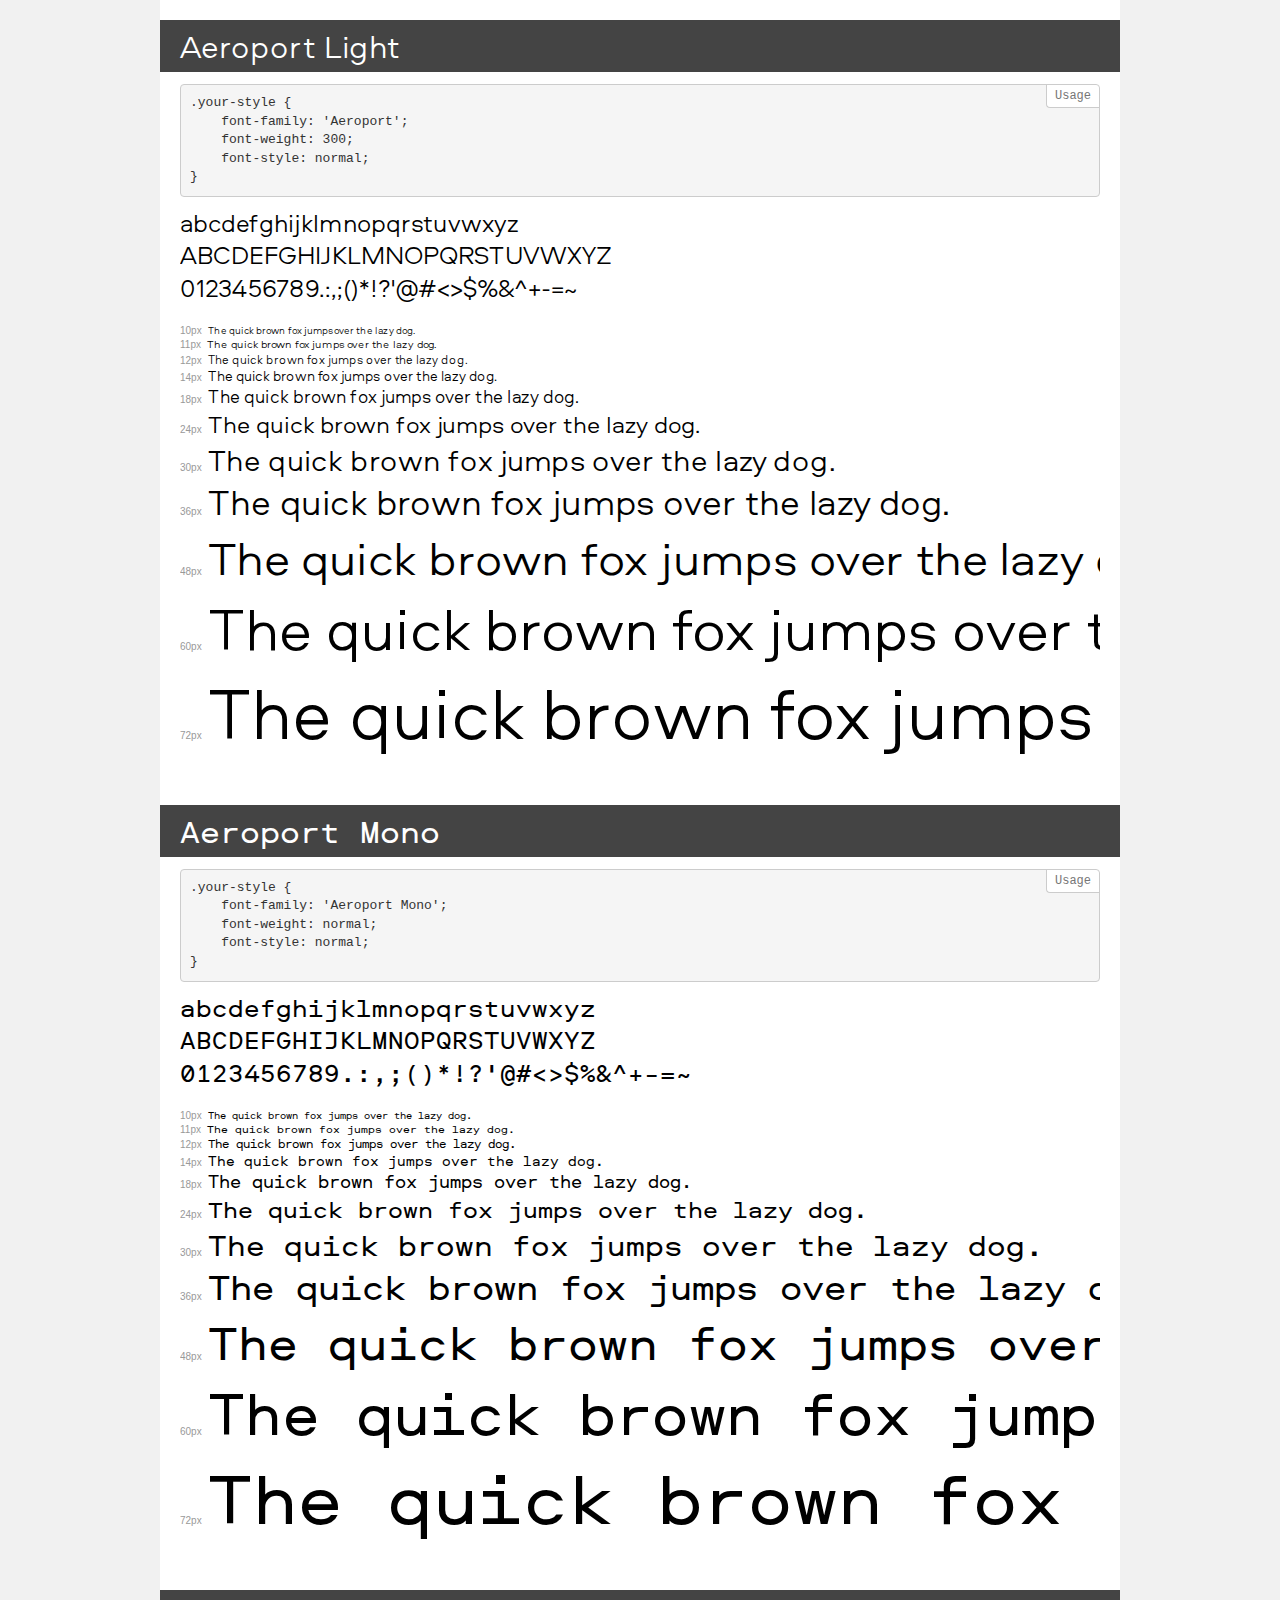
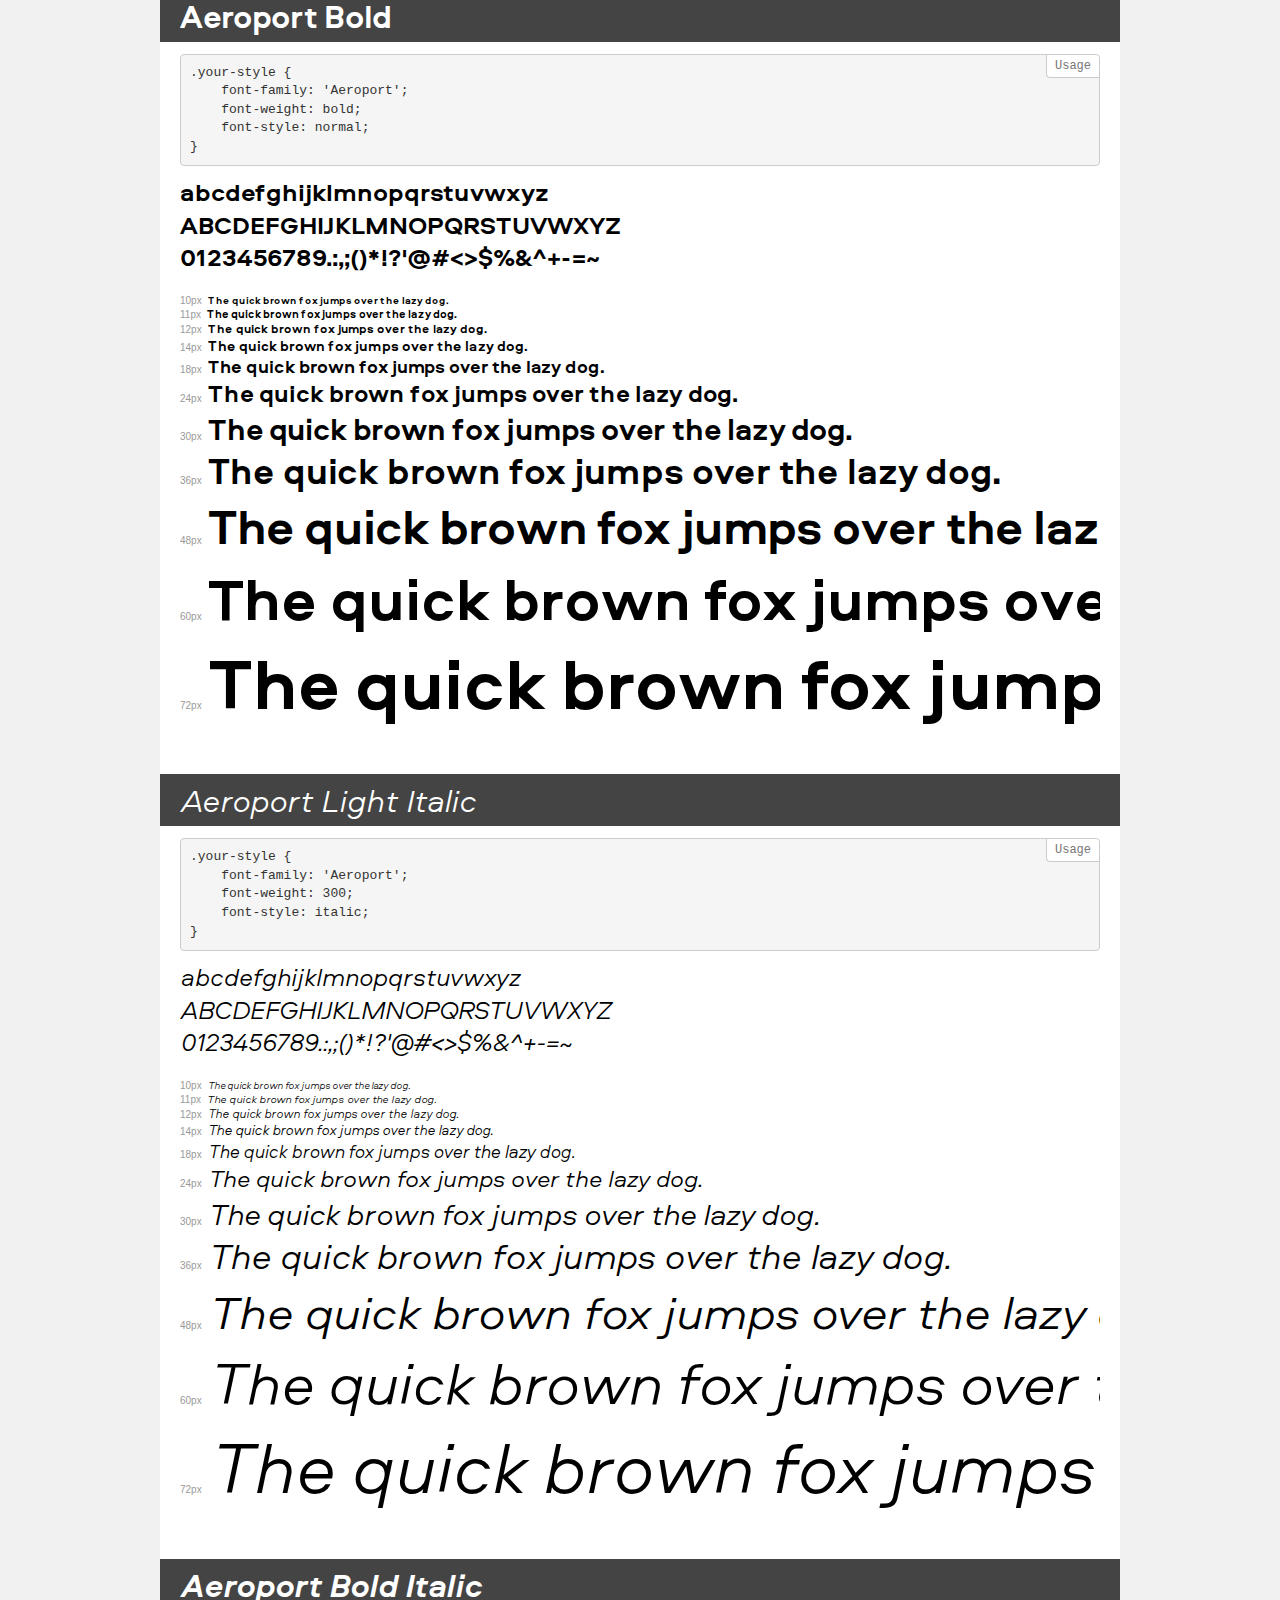
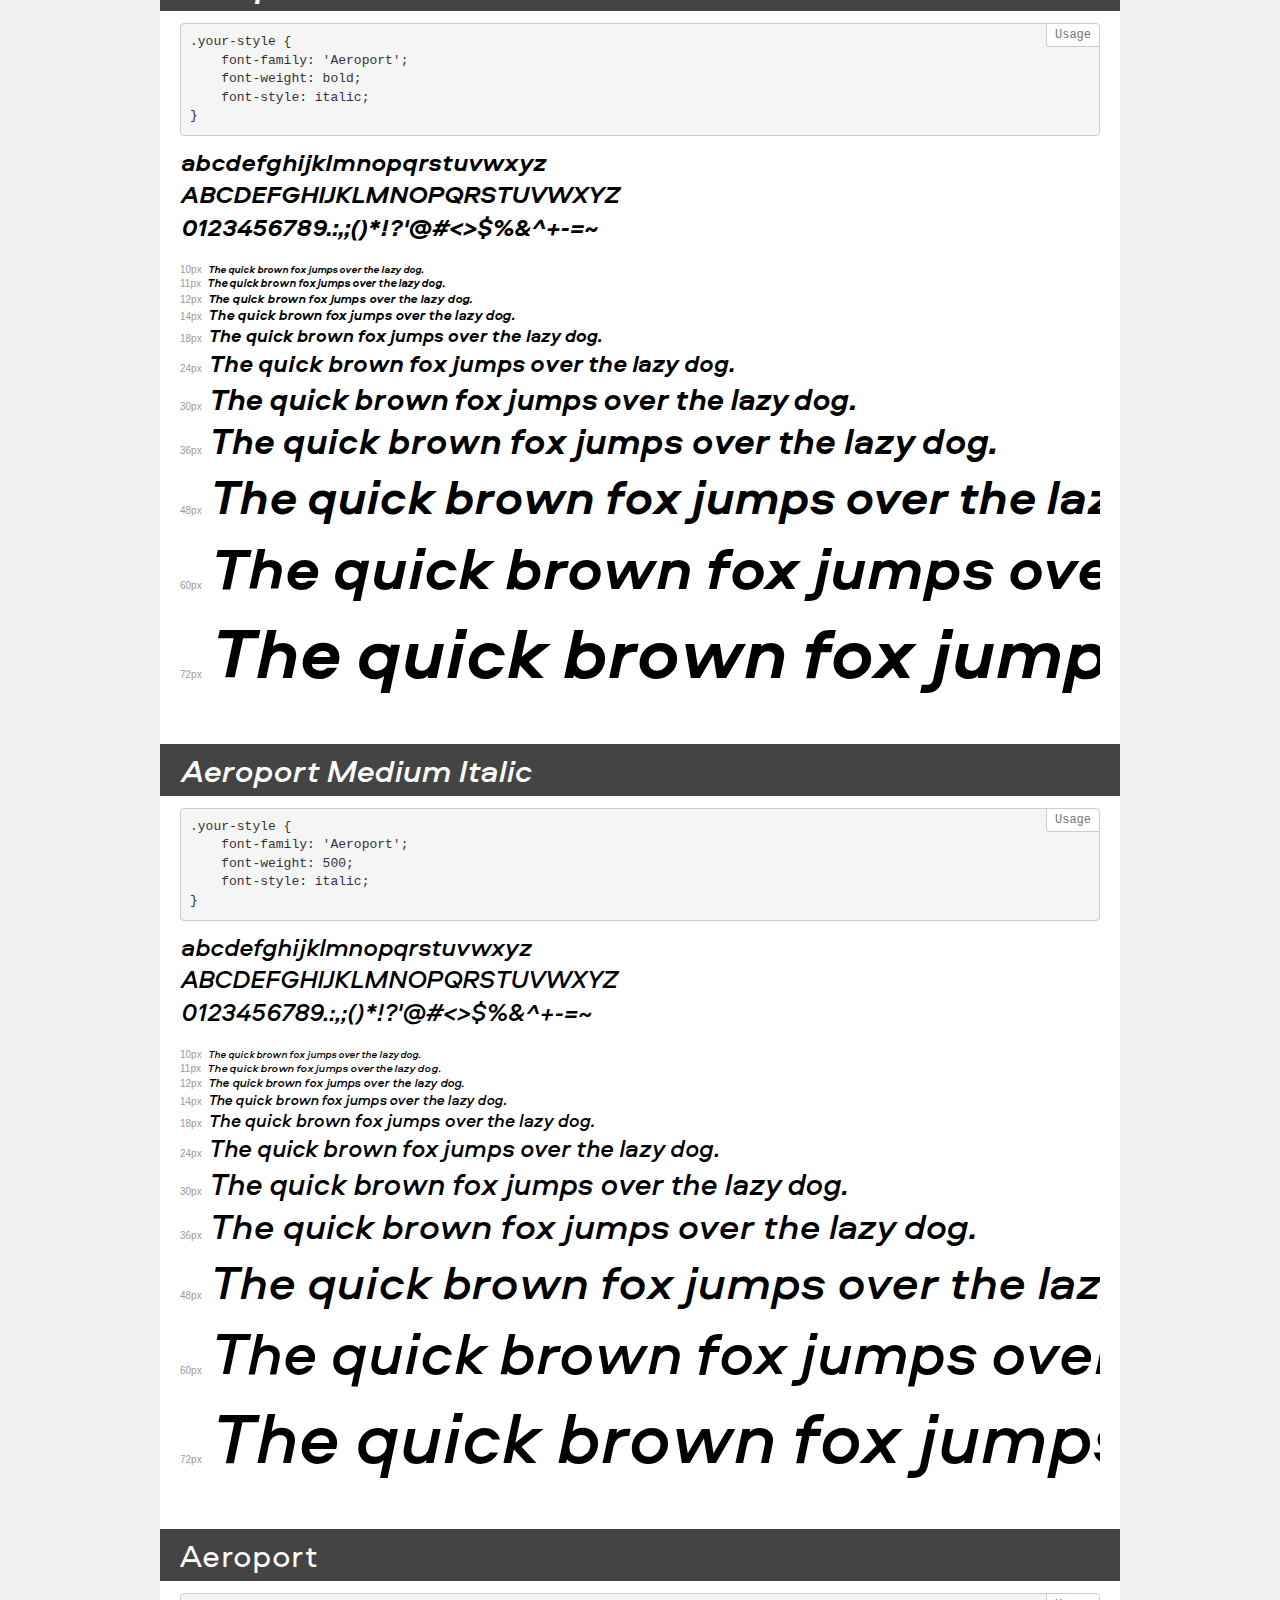
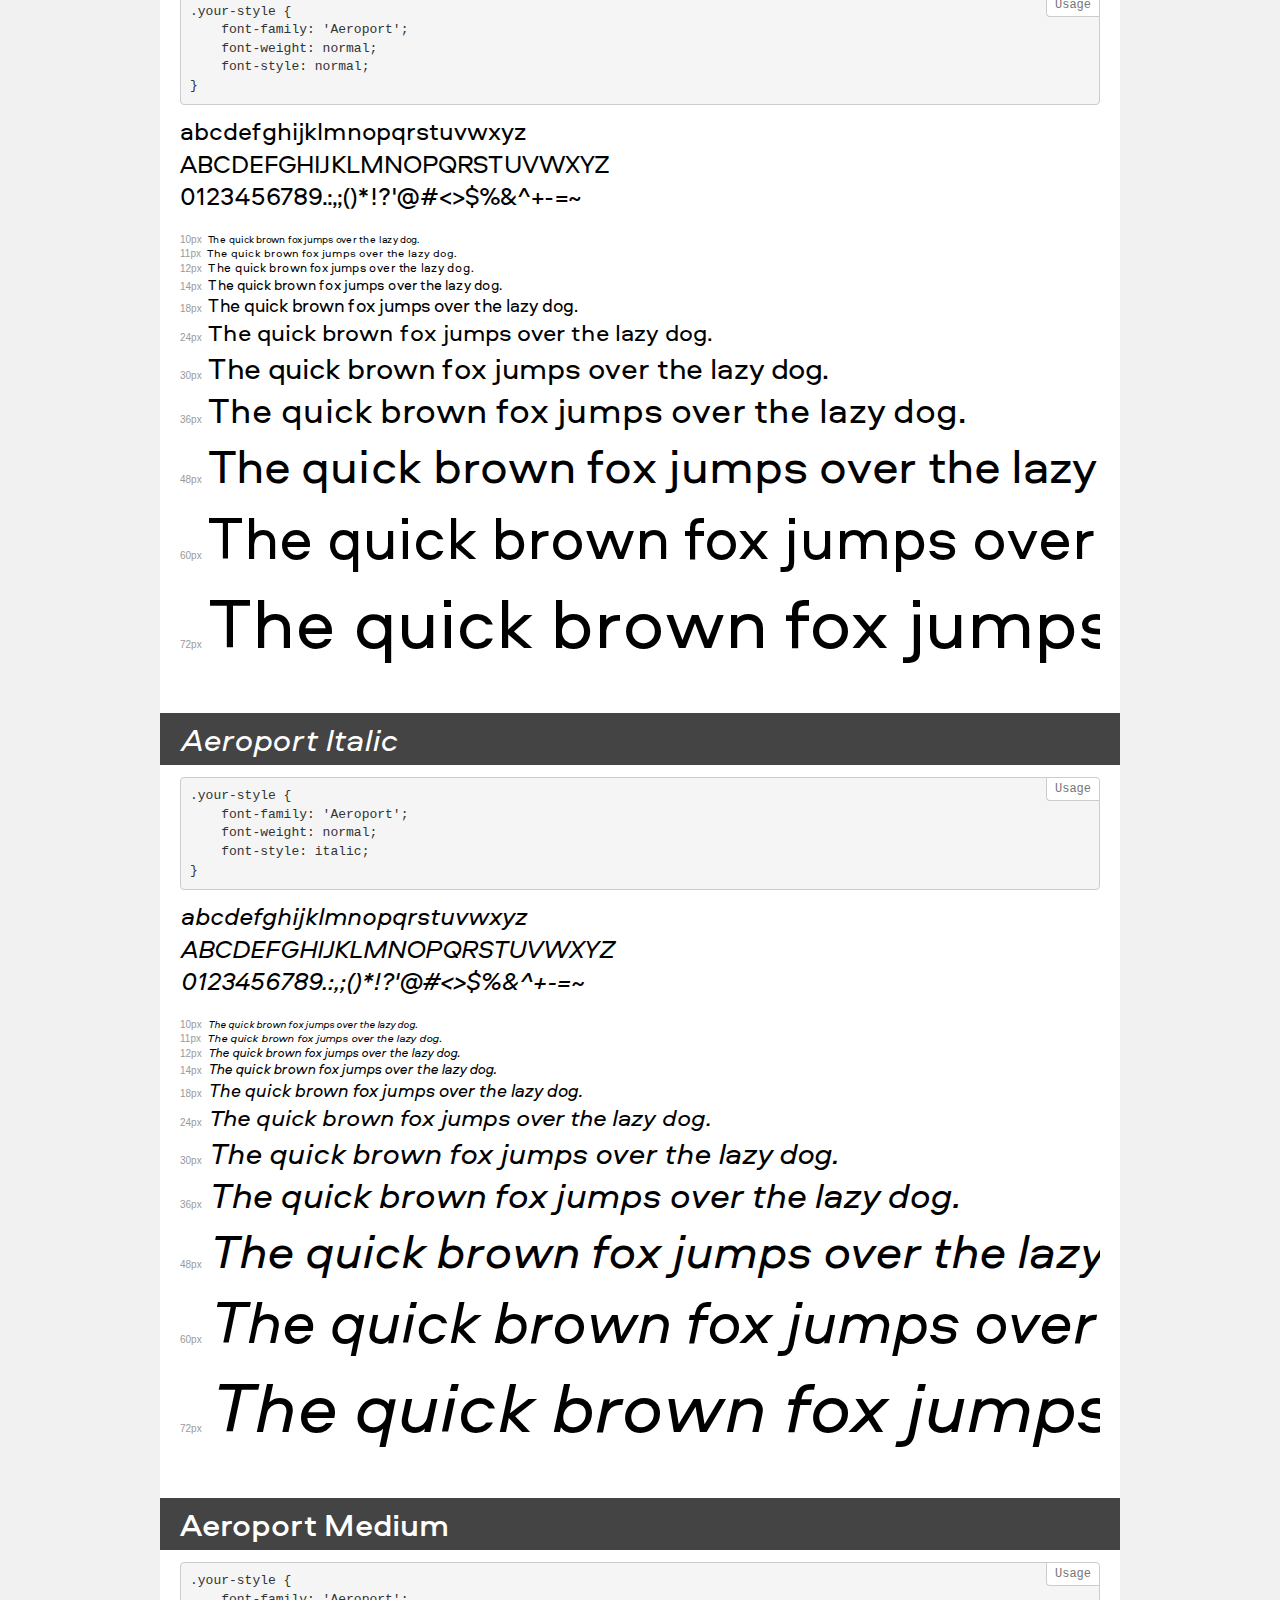
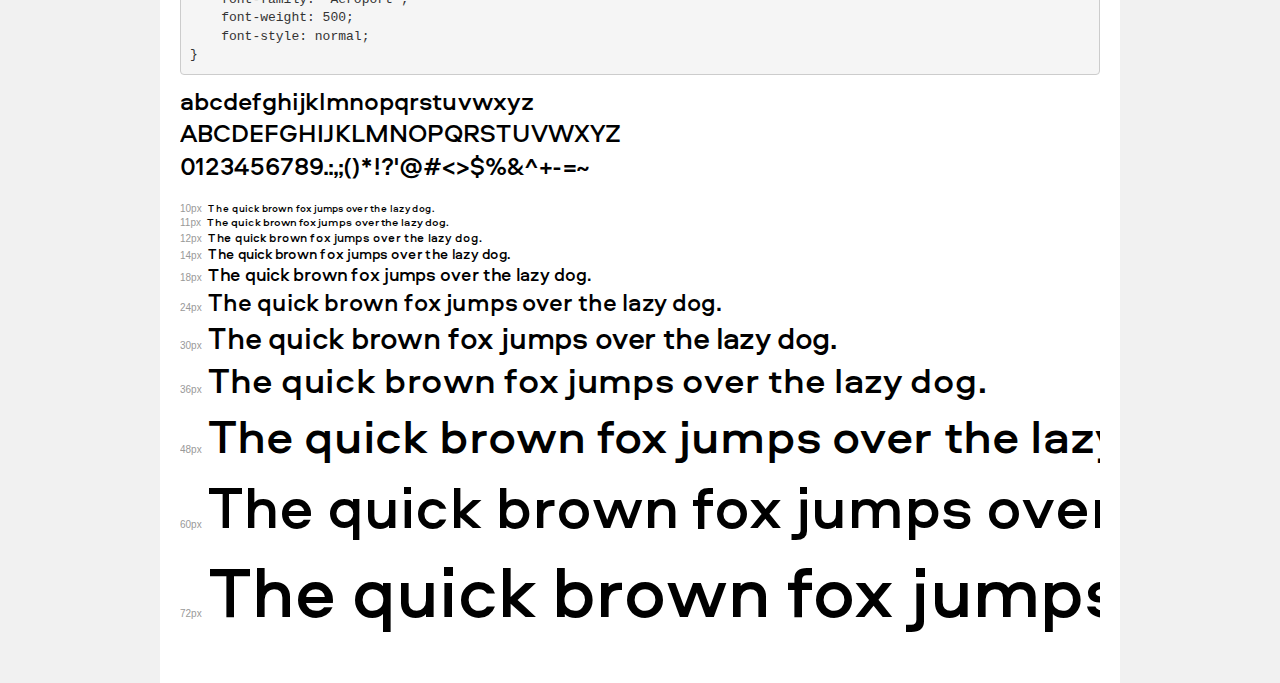
<file: fonts/aeraport/demo.html>
<!DOCTYPE html>
<html>
<head>
    <meta charset="utf-8">
    <meta http-equiv="X-UA-Compatible" content="IE=edge">
    <meta name="viewport" content="width=device-width, initial-scale=1">
    <meta name="robots" content="noindex, noarchive">
    <meta name="format-detection" content="telephone=no">
    <title>Transfonter demo</title>
    <link href="stylesheet.css" rel="stylesheet">
    <style>
        /*
        http://meyerweb.com/eric/tools/css/reset/
        v2.0 | 20110126
        License: none (public domain)
        */
        html, body, div, span, applet, object, iframe,
        h1, h2, h3, h4, h5, h6, p, blockquote, pre,
        a, abbr, acronym, address, big, cite, code,
        del, dfn, em, img, ins, kbd, q, s, samp,
        small, strike, strong, sub, sup, tt, var,
        b, u, i, center,
        dl, dt, dd, ol, ul, li,
        fieldset, form, label, legend,
        table, caption, tbody, tfoot, thead, tr, th, td,
        article, aside, canvas, details, embed,
        figure, figcaption, footer, header, hgroup,
        menu, nav, output, ruby, section, summary,
        time, mark, audio, video {
            margin: 0;
            padding: 0;
            border: 0;
            font-size: 100%;
            font: inherit;
            vertical-align: baseline;
        }
        /* HTML5 display-role reset for older browsers */
        article, aside, details, figcaption, figure,
        footer, header, hgroup, menu, nav, section {
            display: block;
        }
        body {
            line-height: 1;
        }
        ol, ul {
            list-style: none;
        }
        blockquote, q {
            quotes: none;
        }
        blockquote:before, blockquote:after,
        q:before, q:after {
            content: '';
            content: none;
        }
        table {
            border-collapse: collapse;
            border-spacing: 0;
        }
        /* common styles */
        body {
            background: #f1f1f1;
            color: #000;
        }
        .page {
            background: #fff;
            width: 920px;
            margin: 0 auto;
            padding: 20px 20px 0 20px;
            overflow: hidden;
        }
        .font-container {
            overflow-x: auto;
            overflow-y: hidden;
            margin-bottom: 40px;
            line-height: 1.3;
            white-space: nowrap;
            padding-bottom: 5px;
        }
        h1 {
            position: relative;
            background: #444;
            font-size: 32px;
            color: #fff;
            padding: 10px 20px;
            margin: 0 -20px 12px -20px;
        }
        .letters {
            font-size: 25px;
            margin-bottom: 20px;
        }
        .s10:before {
            content: '10px';
        }
        .s11:before {
            content: '11px';
        }
        .s12:before {
            content: '12px';
        }
        .s14:before {
            content: '14px';
        }
        .s18:before {
            content: '18px';
        }
        .s24:before {
            content: '24px';
        }
        .s30:before {
            content: '30px';
        }
        .s36:before {
            content: '36px';
        }
        .s48:before {
            content: '48px';
        }
        .s60:before {
            content: '60px';
        }
        .s72:before {
            content: '72px';
        }
        .s10:before, .s11:before, .s12:before, .s14:before,
        .s18:before, .s24:before, .s30:before, .s36:before,
        .s48:before, .s60:before, .s72:before {
            font-family: Arial, sans-serif;
            font-size: 10px;
            font-weight: normal;
            font-style: normal;
            color: #999;
            padding-right: 6px;
        }
        pre {
            display: block;
            position: relative;
            padding: 9px;
            margin: 0 0 10px;
            font-family: Monaco, Menlo, Consolas, "Courier New", monospace !important;
            font-size: 13px;
            line-height: 1.428571429;
            color: #333;
            font-weight: normal !important;
            font-style: normal !important;
            background-color: #f5f5f5;
            border: 1px solid #ccc;
            overflow-x: auto;
            border-radius: 4px;
        }
        pre:after {
            display: block;
            position: absolute;
            right: 0;
            top: 0;
            content: 'Usage';
            line-height: 1;
            padding: 5px 8px;
            font-size: 12px;
            color: #767676;
            background-color: #fff;
            border: 1px solid #ccc;
            border-right: none;
            border-top: none;
            border-radius: 0 4px 0 4px;
            z-index: 10;
        }
        /* responsive */
        @media (max-width: 959px) {
            .page {
                width: auto;
                margin: 0;
            }
        }
    </style>
</head>
<body>
<div class="page">
    <div class="demo" style="font-family: 'Aeroport'; font-weight: 300; font-style: normal;">
        <h1>Aeroport Light</h1>
        <pre>.your-style {
    font-family: 'Aeroport';
    font-weight: 300;
    font-style: normal;
}</pre>
        <div class="font-container">
            <p class="letters">
                abcdefghijklmnopqrstuvwxyz<br>
ABCDEFGHIJKLMNOPQRSTUVWXYZ<br>
                0123456789.:,;()*!?'@#<>$%&^+-=~
            </p>
            <p class="s10" style="font-size: 10px;">The quick brown fox jumps over the lazy dog.</p>
            <p class="s11" style="font-size: 11px;">The quick brown fox jumps over the lazy dog.</p>
            <p class="s12" style="font-size: 12px;">The quick brown fox jumps over the lazy dog.</p>
            <p class="s14" style="font-size: 14px;">The quick brown fox jumps over the lazy dog.</p>
            <p class="s18" style="font-size: 18px;">The quick brown fox jumps over the lazy dog.</p>
            <p class="s24" style="font-size: 24px;">The quick brown fox jumps over the lazy dog.</p>
            <p class="s30" style="font-size: 30px;">The quick brown fox jumps over the lazy dog.</p>
            <p class="s36" style="font-size: 36px;">The quick brown fox jumps over the lazy dog.</p>
            <p class="s48" style="font-size: 48px;">The quick brown fox jumps over the lazy dog.</p>
            <p class="s60" style="font-size: 60px;">The quick brown fox jumps over the lazy dog.</p>
            <p class="s72" style="font-size: 72px;">The quick brown fox jumps over the lazy dog.</p>
        </div>
    </div>
    <div class="demo" style="font-family: 'Aeroport Mono'; font-weight: normal; font-style: normal;">
        <h1>Aeroport Mono</h1>
        <pre>.your-style {
    font-family: 'Aeroport Mono';
    font-weight: normal;
    font-style: normal;
}</pre>
        <div class="font-container">
            <p class="letters">
                abcdefghijklmnopqrstuvwxyz<br>
ABCDEFGHIJKLMNOPQRSTUVWXYZ<br>
                0123456789.:,;()*!?'@#<>$%&^+-=~
            </p>
            <p class="s10" style="font-size: 10px;">The quick brown fox jumps over the lazy dog.</p>
            <p class="s11" style="font-size: 11px;">The quick brown fox jumps over the lazy dog.</p>
            <p class="s12" style="font-size: 12px;">The quick brown fox jumps over the lazy dog.</p>
            <p class="s14" style="font-size: 14px;">The quick brown fox jumps over the lazy dog.</p>
            <p class="s18" style="font-size: 18px;">The quick brown fox jumps over the lazy dog.</p>
            <p class="s24" style="font-size: 24px;">The quick brown fox jumps over the lazy dog.</p>
            <p class="s30" style="font-size: 30px;">The quick brown fox jumps over the lazy dog.</p>
            <p class="s36" style="font-size: 36px;">The quick brown fox jumps over the lazy dog.</p>
            <p class="s48" style="font-size: 48px;">The quick brown fox jumps over the lazy dog.</p>
            <p class="s60" style="font-size: 60px;">The quick brown fox jumps over the lazy dog.</p>
            <p class="s72" style="font-size: 72px;">The quick brown fox jumps over the lazy dog.</p>
        </div>
    </div>
    <div class="demo" style="font-family: 'Aeroport'; font-weight: bold; font-style: normal;">
        <h1>Aeroport Bold</h1>
        <pre>.your-style {
    font-family: 'Aeroport';
    font-weight: bold;
    font-style: normal;
}</pre>
        <div class="font-container">
            <p class="letters">
                abcdefghijklmnopqrstuvwxyz<br>
ABCDEFGHIJKLMNOPQRSTUVWXYZ<br>
                0123456789.:,;()*!?'@#<>$%&^+-=~
            </p>
            <p class="s10" style="font-size: 10px;">The quick brown fox jumps over the lazy dog.</p>
            <p class="s11" style="font-size: 11px;">The quick brown fox jumps over the lazy dog.</p>
            <p class="s12" style="font-size: 12px;">The quick brown fox jumps over the lazy dog.</p>
            <p class="s14" style="font-size: 14px;">The quick brown fox jumps over the lazy dog.</p>
            <p class="s18" style="font-size: 18px;">The quick brown fox jumps over the lazy dog.</p>
            <p class="s24" style="font-size: 24px;">The quick brown fox jumps over the lazy dog.</p>
            <p class="s30" style="font-size: 30px;">The quick brown fox jumps over the lazy dog.</p>
            <p class="s36" style="font-size: 36px;">The quick brown fox jumps over the lazy dog.</p>
            <p class="s48" style="font-size: 48px;">The quick brown fox jumps over the lazy dog.</p>
            <p class="s60" style="font-size: 60px;">The quick brown fox jumps over the lazy dog.</p>
            <p class="s72" style="font-size: 72px;">The quick brown fox jumps over the lazy dog.</p>
        </div>
    </div>
    <div class="demo" style="font-family: 'Aeroport'; font-weight: 300; font-style: italic;">
        <h1>Aeroport Light Italic</h1>
        <pre>.your-style {
    font-family: 'Aeroport';
    font-weight: 300;
    font-style: italic;
}</pre>
        <div class="font-container">
            <p class="letters">
                abcdefghijklmnopqrstuvwxyz<br>
ABCDEFGHIJKLMNOPQRSTUVWXYZ<br>
                0123456789.:,;()*!?'@#<>$%&^+-=~
            </p>
            <p class="s10" style="font-size: 10px;">The quick brown fox jumps over the lazy dog.</p>
            <p class="s11" style="font-size: 11px;">The quick brown fox jumps over the lazy dog.</p>
            <p class="s12" style="font-size: 12px;">The quick brown fox jumps over the lazy dog.</p>
            <p class="s14" style="font-size: 14px;">The quick brown fox jumps over the lazy dog.</p>
            <p class="s18" style="font-size: 18px;">The quick brown fox jumps over the lazy dog.</p>
            <p class="s24" style="font-size: 24px;">The quick brown fox jumps over the lazy dog.</p>
            <p class="s30" style="font-size: 30px;">The quick brown fox jumps over the lazy dog.</p>
            <p class="s36" style="font-size: 36px;">The quick brown fox jumps over the lazy dog.</p>
            <p class="s48" style="font-size: 48px;">The quick brown fox jumps over the lazy dog.</p>
            <p class="s60" style="font-size: 60px;">The quick brown fox jumps over the lazy dog.</p>
            <p class="s72" style="font-size: 72px;">The quick brown fox jumps over the lazy dog.</p>
        </div>
    </div>
    <div class="demo" style="font-family: 'Aeroport'; font-weight: bold; font-style: italic;">
        <h1>Aeroport Bold Italic</h1>
        <pre>.your-style {
    font-family: 'Aeroport';
    font-weight: bold;
    font-style: italic;
}</pre>
        <div class="font-container">
            <p class="letters">
                abcdefghijklmnopqrstuvwxyz<br>
ABCDEFGHIJKLMNOPQRSTUVWXYZ<br>
                0123456789.:,;()*!?'@#<>$%&^+-=~
            </p>
            <p class="s10" style="font-size: 10px;">The quick brown fox jumps over the lazy dog.</p>
            <p class="s11" style="font-size: 11px;">The quick brown fox jumps over the lazy dog.</p>
            <p class="s12" style="font-size: 12px;">The quick brown fox jumps over the lazy dog.</p>
            <p class="s14" style="font-size: 14px;">The quick brown fox jumps over the lazy dog.</p>
            <p class="s18" style="font-size: 18px;">The quick brown fox jumps over the lazy dog.</p>
            <p class="s24" style="font-size: 24px;">The quick brown fox jumps over the lazy dog.</p>
            <p class="s30" style="font-size: 30px;">The quick brown fox jumps over the lazy dog.</p>
            <p class="s36" style="font-size: 36px;">The quick brown fox jumps over the lazy dog.</p>
            <p class="s48" style="font-size: 48px;">The quick brown fox jumps over the lazy dog.</p>
            <p class="s60" style="font-size: 60px;">The quick brown fox jumps over the lazy dog.</p>
            <p class="s72" style="font-size: 72px;">The quick brown fox jumps over the lazy dog.</p>
        </div>
    </div>
    <div class="demo" style="font-family: 'Aeroport'; font-weight: 500; font-style: italic;">
        <h1>Aeroport Medium Italic</h1>
        <pre>.your-style {
    font-family: 'Aeroport';
    font-weight: 500;
    font-style: italic;
}</pre>
        <div class="font-container">
            <p class="letters">
                abcdefghijklmnopqrstuvwxyz<br>
ABCDEFGHIJKLMNOPQRSTUVWXYZ<br>
                0123456789.:,;()*!?'@#<>$%&^+-=~
            </p>
            <p class="s10" style="font-size: 10px;">The quick brown fox jumps over the lazy dog.</p>
            <p class="s11" style="font-size: 11px;">The quick brown fox jumps over the lazy dog.</p>
            <p class="s12" style="font-size: 12px;">The quick brown fox jumps over the lazy dog.</p>
            <p class="s14" style="font-size: 14px;">The quick brown fox jumps over the lazy dog.</p>
            <p class="s18" style="font-size: 18px;">The quick brown fox jumps over the lazy dog.</p>
            <p class="s24" style="font-size: 24px;">The quick brown fox jumps over the lazy dog.</p>
            <p class="s30" style="font-size: 30px;">The quick brown fox jumps over the lazy dog.</p>
            <p class="s36" style="font-size: 36px;">The quick brown fox jumps over the lazy dog.</p>
            <p class="s48" style="font-size: 48px;">The quick brown fox jumps over the lazy dog.</p>
            <p class="s60" style="font-size: 60px;">The quick brown fox jumps over the lazy dog.</p>
            <p class="s72" style="font-size: 72px;">The quick brown fox jumps over the lazy dog.</p>
        </div>
    </div>
    <div class="demo" style="font-family: 'Aeroport'; font-weight: normal; font-style: normal;">
        <h1>Aeroport</h1>
        <pre>.your-style {
    font-family: 'Aeroport';
    font-weight: normal;
    font-style: normal;
}</pre>
        <div class="font-container">
            <p class="letters">
                abcdefghijklmnopqrstuvwxyz<br>
ABCDEFGHIJKLMNOPQRSTUVWXYZ<br>
                0123456789.:,;()*!?'@#<>$%&^+-=~
            </p>
            <p class="s10" style="font-size: 10px;">The quick brown fox jumps over the lazy dog.</p>
            <p class="s11" style="font-size: 11px;">The quick brown fox jumps over the lazy dog.</p>
            <p class="s12" style="font-size: 12px;">The quick brown fox jumps over the lazy dog.</p>
            <p class="s14" style="font-size: 14px;">The quick brown fox jumps over the lazy dog.</p>
            <p class="s18" style="font-size: 18px;">The quick brown fox jumps over the lazy dog.</p>
            <p class="s24" style="font-size: 24px;">The quick brown fox jumps over the lazy dog.</p>
            <p class="s30" style="font-size: 30px;">The quick brown fox jumps over the lazy dog.</p>
            <p class="s36" style="font-size: 36px;">The quick brown fox jumps over the lazy dog.</p>
            <p class="s48" style="font-size: 48px;">The quick brown fox jumps over the lazy dog.</p>
            <p class="s60" style="font-size: 60px;">The quick brown fox jumps over the lazy dog.</p>
            <p class="s72" style="font-size: 72px;">The quick brown fox jumps over the lazy dog.</p>
        </div>
    </div>
    <div class="demo" style="font-family: 'Aeroport'; font-weight: normal; font-style: italic;">
        <h1>Aeroport Italic</h1>
        <pre>.your-style {
    font-family: 'Aeroport';
    font-weight: normal;
    font-style: italic;
}</pre>
        <div class="font-container">
            <p class="letters">
                abcdefghijklmnopqrstuvwxyz<br>
ABCDEFGHIJKLMNOPQRSTUVWXYZ<br>
                0123456789.:,;()*!?'@#<>$%&^+-=~
            </p>
            <p class="s10" style="font-size: 10px;">The quick brown fox jumps over the lazy dog.</p>
            <p class="s11" style="font-size: 11px;">The quick brown fox jumps over the lazy dog.</p>
            <p class="s12" style="font-size: 12px;">The quick brown fox jumps over the lazy dog.</p>
            <p class="s14" style="font-size: 14px;">The quick brown fox jumps over the lazy dog.</p>
            <p class="s18" style="font-size: 18px;">The quick brown fox jumps over the lazy dog.</p>
            <p class="s24" style="font-size: 24px;">The quick brown fox jumps over the lazy dog.</p>
            <p class="s30" style="font-size: 30px;">The quick brown fox jumps over the lazy dog.</p>
            <p class="s36" style="font-size: 36px;">The quick brown fox jumps over the lazy dog.</p>
            <p class="s48" style="font-size: 48px;">The quick brown fox jumps over the lazy dog.</p>
            <p class="s60" style="font-size: 60px;">The quick brown fox jumps over the lazy dog.</p>
            <p class="s72" style="font-size: 72px;">The quick brown fox jumps over the lazy dog.</p>
        </div>
    </div>
    <div class="demo" style="font-family: 'Aeroport'; font-weight: 500; font-style: normal;">
        <h1>Aeroport Medium</h1>
        <pre>.your-style {
    font-family: 'Aeroport';
    font-weight: 500;
    font-style: normal;
}</pre>
        <div class="font-container">
            <p class="letters">
                abcdefghijklmnopqrstuvwxyz<br>
ABCDEFGHIJKLMNOPQRSTUVWXYZ<br>
                0123456789.:,;()*!?'@#<>$%&^+-=~
            </p>
            <p class="s10" style="font-size: 10px;">The quick brown fox jumps over the lazy dog.</p>
            <p class="s11" style="font-size: 11px;">The quick brown fox jumps over the lazy dog.</p>
            <p class="s12" style="font-size: 12px;">The quick brown fox jumps over the lazy dog.</p>
            <p class="s14" style="font-size: 14px;">The quick brown fox jumps over the lazy dog.</p>
            <p class="s18" style="font-size: 18px;">The quick brown fox jumps over the lazy dog.</p>
            <p class="s24" style="font-size: 24px;">The quick brown fox jumps over the lazy dog.</p>
            <p class="s30" style="font-size: 30px;">The quick brown fox jumps over the lazy dog.</p>
            <p class="s36" style="font-size: 36px;">The quick brown fox jumps over the lazy dog.</p>
            <p class="s48" style="font-size: 48px;">The quick brown fox jumps over the lazy dog.</p>
            <p class="s60" style="font-size: 60px;">The quick brown fox jumps over the lazy dog.</p>
            <p class="s72" style="font-size: 72px;">The quick brown fox jumps over the lazy dog.</p>
        </div>
    </div>
</div>
</body>
</html>
</file>
<file: fonts/aeraport/stylesheet.css>
@font-face {
    font-family: 'Aeroport';
    src: url('Aeroport-Light.eot');
    src: local('Aeroport Light'), local('Aeroport-Light'),
        url('Aeroport-Light.eot?#iefix') format('embedded-opentype'),
        url('Aeroport-Light.woff2') format('woff2'),
        url('Aeroport-Light.woff') format('woff'),
        url('Aeroport-Light.ttf') format('truetype');
    font-weight: 300;
    font-style: normal;
}

@font-face {
    font-family: 'Aeroport Mono';
    src: url('AeroportMono.eot');
    src: local('Aeroport Mono'), local('AeroportMono'),
        url('AeroportMono.eot?#iefix') format('embedded-opentype'),
        url('AeroportMono.woff2') format('woff2'),
        url('AeroportMono.woff') format('woff'),
        url('AeroportMono.ttf') format('truetype');
    font-weight: normal;
    font-style: normal;
}

@font-face {
    font-family: 'Aeroport';
    src: url('Aeroport-Bold.eot');
    src: local('Aeroport Bold'), local('Aeroport-Bold'),
        url('Aeroport-Bold.eot?#iefix') format('embedded-opentype'),
        url('Aeroport-Bold.woff2') format('woff2'),
        url('Aeroport-Bold.woff') format('woff'),
        url('Aeroport-Bold.ttf') format('truetype');
    font-weight: bold;
    font-style: normal;
}

@font-face {
    font-family: 'Aeroport';
    src: url('Aeroport-LightItalic.eot');
    src: local('Aeroport Light Italic'), local('Aeroport-LightItalic'),
        url('Aeroport-LightItalic.eot?#iefix') format('embedded-opentype'),
        url('Aeroport-LightItalic.woff2') format('woff2'),
        url('Aeroport-LightItalic.woff') format('woff'),
        url('Aeroport-LightItalic.ttf') format('truetype');
    font-weight: 300;
    font-style: italic;
}

@font-face {
    font-family: 'Aeroport';
    src: url('Aeroport-BoldItalic.eot');
    src: local('Aeroport Bold Italic'), local('Aeroport-BoldItalic'),
        url('Aeroport-BoldItalic.eot?#iefix') format('embedded-opentype'),
        url('Aeroport-BoldItalic.woff2') format('woff2'),
        url('Aeroport-BoldItalic.woff') format('woff'),
        url('Aeroport-BoldItalic.ttf') format('truetype');
    font-weight: bold;
    font-style: italic;
}

@font-face {
    font-family: 'Aeroport';
    src: url('Aeroport-MediumItalic.eot');
    src: local('Aeroport Medium Italic'), local('Aeroport-MediumItalic'),
        url('Aeroport-MediumItalic.eot?#iefix') format('embedded-opentype'),
        url('Aeroport-MediumItalic.woff2') format('woff2'),
        url('Aeroport-MediumItalic.woff') format('woff'),
        url('Aeroport-MediumItalic.ttf') format('truetype');
    font-weight: 500;
    font-style: italic;
}

@font-face {
    font-family: 'Aeroport';
    src: url('Aeroport.eot');
    src: local('Aeroport'),
        url('Aeroport.eot?#iefix') format('embedded-opentype'),
        url('Aeroport.woff2') format('woff2'),
        url('Aeroport.woff') format('woff'),
        url('Aeroport.ttf') format('truetype');
    font-weight: normal;
    font-style: normal;
}

@font-face {
    font-family: 'Aeroport';
    src: url('Aeroport-Italic.eot');
    src: local('Aeroport Italic'), local('Aeroport-Italic'),
        url('Aeroport-Italic.eot?#iefix') format('embedded-opentype'),
        url('Aeroport-Italic.woff2') format('woff2'),
        url('Aeroport-Italic.woff') format('woff'),
        url('Aeroport-Italic.ttf') format('truetype');
    font-weight: normal;
    font-style: italic;
}

@font-face {
    font-family: 'Aeroport';
    src: url('Aeroport-Medium.eot');
    src: local('Aeroport Medium'), local('Aeroport-Medium'),
        url('Aeroport-Medium.eot?#iefix') format('embedded-opentype'),
        url('Aeroport-Medium.woff2') format('woff2'),
        url('Aeroport-Medium.woff') format('woff'),
        url('Aeroport-Medium.ttf') format('truetype');
    font-weight: 500;
    font-style: normal;
}
</file>
<file: fonts/tt-autonomous/style.css>
/* #### Generated By: http://www.cufonfonts.com #### */

@font-face {
  font-family: "TT Autonomous Trl Regular";
  font-style: normal;
  font-weight: normal;
  src: local("TT Autonomous Trl Regular"),
    url("TT Autonomous Trial Regular.woff") format("woff");
}

@font-face {
  font-family: "TT Autonomous Trl It";
  font-style: normal;
  font-weight: normal;
  src: local("TT Autonomous Trl It"),
    url("TT Autonomous Trial Italic.woff") format("woff");
}

@font-face {
  font-family: "TT Autonomous Trl ExtraLight";
  font-style: normal;
  font-weight: normal;
  src: local("TT Autonomous Trl ExtraLight"),
    url("TT Autonomous Trial ExtraLight.woff") format("woff");
}

@font-face {
  font-family: "TT Autonomous Trl ExtraLight It";
  font-style: normal;
  font-weight: normal;
  src: local("TT Autonomous Trl ExtraLight It"),
    url("TT Autonomous Trial ExtraLight Italic.woff") format("woff");
}

@font-face {
  font-family: "TT Autonomous Trl Light";
  font-style: normal;
  font-weight: normal;
  src: local("TT Autonomous Trl Light"),
    url("TT Autonomous Trial Light.woff") format("woff");
}

@font-face {
  font-family: "TT Autonomous Trl Light It";
  font-style: normal;
  font-weight: normal;
  src: local("TT Autonomous Trl Light It"),
    url("TT Autonomous Trial Light Italic.woff") format("woff");
}

@font-face {
  font-family: "TT Autonomous Trl Medium";
  font-style: normal;
  font-weight: normal;
  src: local("TT Autonomous Trl Medium"),
    url("TT Autonomous Trial Medium.woff") format("woff");
}

@font-face {
  font-family: "TT Autonomous Trl Medium It";
  font-style: normal;
  font-weight: normal;
  src: local("TT Autonomous Trl Medium It"),
    url("TT Autonomous Trial Medium Italic.woff") format("woff");
}

@font-face {
  font-family: "TT Autonomous Trl DemiBold";
  font-style: normal;
  font-weight: normal;
  src: local("TT Autonomous Trl DemiBold"),
    url("TT Autonomous Trial DemiBold.woff") format("woff");
}

@font-face {
  font-family: "TT Autonomous Trl DemiBold It";
  font-style: normal;
  font-weight: normal;
  src: local("TT Autonomous Trl DemiBold It"),
    url("TT Autonomous Trial DemiBold Italic.woff") format("woff");
}

/*  */
@font-face {
  /* font-family: "TT Autonomous Trl Bold"; */
  font-family: "TT Autonomous";
  font-style: normal;
  font-weight: normal;
  src: local("TT Autonomous Trl Bold"),
    url("TT Autonomous Trial Bold.woff") format("woff");
}

@font-face {
  font-family: "TT Autonomous Trl Bold It";
  font-style: normal;
  font-weight: normal;
  src: local("TT Autonomous Trl Bold It"),
    url("TT Autonomous Trial Bold Italic.woff") format("woff");
}
/*  */

@font-face {
  font-family: "TT Autonomous Trl ExtraBold";
  font-style: normal;
  font-weight: normal;
  src: local("TT Autonomous Trl ExtraBold"),
    url("TT Autonomous Trial ExtraBold.woff") format("woff");
}

@font-face {
  font-family: "TT Autonomous Trl ExtraBold It";
  font-style: normal;
  font-weight: normal;
  src: local("TT Autonomous Trl ExtraBold It"),
    url("TT Autonomous Trial ExtraBold Italic.woff") format("woff");
}

@font-face {
  font-family: "TT Autonomous Mono Trl Regular";
  font-style: normal;
  font-weight: normal;
  src: local("TT Autonomous Mono Trl Regular"),
    url("TT Autonomous Mono Trial Regular.woff") format("woff");
}

@font-face {
  font-family: "TT Autonomous Trial Variable Regular";
  font-style: normal;
  font-weight: normal;
  src: local("TT Autonomous Trial Variable Regular"),
    url("TT Autonomous Trial Variable.woff") format("woff");
}

@font-face {
  font-family: "TT Atnms Mn Trl Vr Rmn Rg";
  font-style: normal;
  font-weight: normal;
  src: local("TT Atnms Mn Trl Vr Rmn Rg"),
    url("TT Autonomous Mono Trial Variable Roman.woff") format("woff");
}

@font-face {
  font-family: "TT Autonomous Reverse Trl Rg";
  font-style: normal;
  font-weight: normal;
  src: local("TT Autonomous Reverse Trl Rg"),
    url("TT Autonomous Reverse Trial Regular.woff") format("woff");
}

@font-face {
  font-family: "TT Autonomous Mono Trl It";
  font-style: normal;
  font-weight: normal;
  src: local("TT Autonomous Mono Trl It"),
    url("TT Autonomous Mono Trial Italic.woff") format("woff");
}

@font-face {
  font-family: "TT Atnms Mn Trl Vr It Rg";
  font-style: normal;
  font-weight: normal;
  src: local("TT Atnms Mn Trl Vr It Rg"),
    url("TT Autonomous Mono Trial Variable Italic.woff") format("woff");
}

@font-face {
  font-family: "TT Autonomous Reverse Trl XLt";
  font-style: normal;
  font-weight: normal;
  src: local("TT Autonomous Reverse Trl XLt"),
    url("TT Autonomous Reverse Trial ExtraLight.woff") format("woff");
}

@font-face {
  font-family: "TT Autonomous Reverse Trl Lt";
  font-style: normal;
  font-weight: normal;
  src: local("TT Autonomous Reverse Trl Lt"),
    url("TT Autonomous Reverse Trial Light.woff") format("woff");
}

@font-face {
  font-family: "TT Autonomous Mono Trl Medium";
  font-style: normal;
  font-weight: normal;
  src: local("TT Autonomous Mono Trl Medium"),
    url("TT Autonomous Mono Trial Medium.woff") format("woff");
}

@font-face {
  font-family: "TT Autonomous Reverse Trl Md";
  font-style: normal;
  font-weight: normal;
  src: local("TT Autonomous Reverse Trl Md"),
    url("TT Autonomous Reverse Trial Medium.woff") format("woff");
}

@font-face {
  font-family: "TT Autonomous Mono Trl Medium It";
  font-style: normal;
  font-weight: normal;
  src: local("TT Autonomous Mono Trl Medium It"),
    url("TT Autonomous Mono Trial Medium Italic.woff") format("woff");
}

@font-face {
  font-family: "TT Autonomous Reverse Trl Db";
  font-style: normal;
  font-weight: normal;
  src: local("TT Autonomous Reverse Trl Db"),
    url("TT Autonomous Reverse Trial DemiBold.woff") format("woff");
}

@font-face {
  font-family: "TT Autonomous Mono Trl Bold";
  font-style: normal;
  font-weight: normal;
  src: local("TT Autonomous Mono Trl Bold"),
    url("TT Autonomous Mono Trial Bold.woff") format("woff");
}

@font-face {
  font-family: "TT Autonomous Reverse Trl Bd";
  font-style: normal;
  font-weight: normal;
  src: local("TT Autonomous Reverse Trl Bd"),
    url("TT Autonomous Reverse Trial Bold.woff") format("woff");
}

@font-face {
  font-family: "TT Autonomous Mono Trl Bold It";
  font-style: normal;
  font-weight: normal;
  src: local("TT Autonomous Mono Trl Bold It"),
    url("TT Autonomous Mono Trial Bold Italic.woff") format("woff");
}

@font-face {
  font-family: "TT Autonomous Reverse Trl XBd";
  font-style: normal;
  font-weight: normal;
  src: local("TT Autonomous Reverse Trl XBd"),
    url("TT Autonomous Reverse Trial ExtraBold.woff") format("woff");
}

@font-face {
  font-family: "TT Autonomous XBd Outline";
  font-style: normal;
  font-weight: normal;
  src: local("TT Autonomous XBd Outline"),
    url("TT Autonomous ExtraBold Outline Trial.woff") format("woff");
}

@font-face {
  font-family: "TT Autonomous XBd Outline It";
  font-style: normal;
  font-weight: normal;
  src: local("TT Autonomous XBd Outline It"),
    url("TT Autonomous ExtraBold Outline Trial Italic.woff") format("woff");
}
</file>
<file: css/main.css>
/* Core style */
html {
  box-sizing: border-box;
}

*,
*::before,
*::after {
  box-sizing: inherit;
}

a,
p,
h1,
h2,
h3,
h4,
h5,
h6 {
  margin: 0;
  text-decoration: none;
  line-height: 1.2;
}

textarea:focus,
select:focus {
  outline: none !important;
  -webkit-appearance: none;
  box-shadow: none !important;
}

button {
  border: none;
  background: none;
  cursor: pointer;
  padding: 0;
}

input:focus {
  outline: none !important;
}

a:active,
a:focus {
  outline: 0;
  border: none;
  -moz-outline-style: none;
}

ul,
ol {
  margin: 0;
  padding: 0;
  list-style: none;
}

input[type=number]::-webkit-inner-spin-button,
input[type=number]::-webkit-outer-spin-button {
  -webkit-appearance: none;
  -moz-appearance: none;
  appearance: none;
}

.wrapper {
  overflow: hidden;
}

.container {
  max-width: 1240px;
  margin: 0 auto;
}

main {
  padding-top: 124px;
}

.social__media {
  display: flex;
  gap: 20px;
}
.social__media a {
  width: 48px;
  height: 48px;
  border-radius: 50%;
  border: 1px solid #fff;
  display: flex;
  align-items: center;
  justify-content: center;
  transition: all 0.2s linear;
}
.social__media a path {
  transition: all 0.2s linear;
}
.social__media a:hover {
  background: #cfee13 !important;
  border-color: transparent;
  box-shadow: 0px 0px 12px 0px rgba(207, 238, 19, 0.7490196078);
}
.social__media a:hover path {
  fill: #000;
}

.question__box {
  position: fixed;
  bottom: 40px;
  right: 40px;
  display: flex;
  align-items: center;
  gap: 10px;
  z-index: 100;
}
.question__box-btn {
  border-radius: 50%;
  background: #cfee13;
  box-shadow: 0px 0px 0px 0px rgba(207, 238, 19, 0.2509803922);
  border: 2px solid #cfee13;
  width: 64px;
  height: 64px;
  display: flex;
  align-items: center;
  justify-content: center;
}
.question__box .socail__media {
  display: flex;
  gap: 10px;
  overflow: hidden;
  transform-origin: right;
  transition: all 0.2s linear;
  display: none;
}
.question__box .socail__media.show {
  display: flex;
}
.question__box .socail__media a {
  width: 48px;
  height: 48px;
  border-radius: 50%;
  display: inline-block;
  border: 1px solid #ffffff;
  background-image: linear-gradient(149.04deg, rgba(66, 66, 66, 0.75) 31.25%, rgba(0, 0, 0, 0.75) 93.13%);
  display: flex;
  align-items: center;
  justify-content: center;
}
.question__box .socail__media a:hover {
  border-color: transparent;
  background: #cfee13;
}
.question__box .socail__media a:hover svg path {
  fill: #000;
}

@keyframes fade {
  from {
    opacity: 0;
  }
  to {
    opacity: 1;
  }
}
@media screen and (max-width: 1260px) {
  .container {
    max-width: 100%;
    padding-left: 20px;
    padding-right: 20px;
  }
}
body {
  font-family: "Aeroport", sans-serif;
  font-weight: 300;
  color: #fff;
}
body.no-scroll {
  overflow: hidden;
}

.title {
  color: #fff;
  font-family: "TT Autonomous", "Autonomous", sans-serif;
  font-size: 48px;
  font-weight: 700;
  line-height: 67.2px;
  text-transform: uppercase;
}

.title__sm {
  font-family: "TT Autonomous", sans-serif;
  font-size: 32px;
  font-weight: 700;
  line-height: 51.2px;
  color: #cfee13;
  text-transform: uppercase;
}

.desc {
  font-size: 24px;
  line-height: 38.4px;
  font-weight: 300;
}

.sub__title {
  font-size: 32px;
  line-height: 51.2px;
  color: #cfee13;
}

.tab {
  display: flex;
  gap: 20px;
}
.tab__item, .tab__link, .tab__item-three {
  cursor: pointer;
  font-size: 24px;
  line-height: 38.4px;
  color: #fff;
  transition: all 0.2s linear;
}
.tab__item:hover, .tab__item.active, .tab__link:hover, .tab__link.active, .tab__item-three:hover, .tab__item-three.active {
  color: #cfee13;
}

.yellow__btn {
  font-size: 16px;
  font-weight: 300;
  padding: 0 20px;
  background: #cfee13;
  border-radius: 50px;
  box-shadow: 0px 0px 32px 0px rgba(207, 238, 19, 0.7490196078);
  color: #000;
  height: 46px;
  line-height: 46px;
  transition: box-shadow 0.2s linear;
  display: inline-block;
  text-transform: uppercase;
}
.yellow__btn:hover {
  box-shadow: 0px 0px 12px 0px rgba(207, 238, 19, 0.7490196078);
}

.outline__btn {
  display: inline-block;
  font-size: 16px;
  font-weight: 300;
  padding: 0 20px;
  text-transform: uppercase;
  border-radius: 50px;
  color: #fff;
  background: rgba(255, 255, 255, 0.0509803922);
  border: 1px solid #fff !important;
  height: 46px;
  line-height: 46px;
  transition: all 0.2s linear;
}
.outline__btn:hover {
  background: #fff;
  color: #000;
}

.btns {
  display: flex;
  align-items: center;
  gap: 20px;
}

.show__more-btn {
  font-size: 16px;
  font-weight: 300;
  line-height: 25.6px;
  padding: 10px 20px;
  border: 1px solid #fff;
  background: rgba(255, 255, 255, 0.0509803922);
  color: #fff;
  border-radius: 50px;
  display: none;
}

.accordion__box {
  display: flex;
  flex-direction: column;
  gap: 40px;
}

.accordion {
  overflow: hidden;
}
.accordion.is__open .accordion__content {
  opacity: 1 !important;
}
.accordion.is__open .accordion__arrow {
  transform: rotate(45deg);
}
.accordion.is__open .accordion__title {
  opacity: 0.55;
}
.accordion__header {
  display: flex;
  align-items: center;
  gap: 16px;
  justify-content: space-between;
}
.accordion__arrow {
  padding: 0;
  width: 20px;
  height: 20px;
  transition: all 0.2s linear;
}
.accordion__title {
  font-family: "TT Autonomous", sans-serif;
  font-size: 24px;
  font-weight: 700;
  line-height: 38.4px;
  text-transform: uppercase;
}
.accordion__content {
  padding-top: 20px;
  max-height: 0;
  overflow: hidden;
  will-change: max-height;
  transition: all 0.25s ease-out;
  opacity: 0;
}

.feedback__form .form__boxes {
  display: flex;
  flex-direction: column;
  gap: 40px;
}
.feedback__form .form__name {
  font-family: "TT Autonomous";
  font-size: 16px;
  font-weight: 700;
  line-height: 25.6px;
  display: block;
  text-transform: uppercase;
  padding-bottom: 10px;
}
.feedback__form .form__name span {
  color: #cfee13;
}
.feedback__form .input__box {
  position: relative;
  height: 1px;
  padding: 0;
  display: block;
  padding-top: 10px;
}
.feedback__form .input__box::before {
  content: "";
  position: absolute;
  bottom: 0;
  left: 0;
  width: 100%;
  height: 1px;
  background: linear-gradient(149.04deg, #424242 31.25%, #000000 93.13%);
}
.feedback__form .input__box::after {
  content: "";
  position: absolute;
  bottom: 0;
  left: 0;
  width: 100%;
  height: 1px;
  background: #cfee13;
  transform-origin: left;
  transform: scaleX(0);
  transition: all 0.3s linear;
}
.feedback__form input {
  font-size: 24px;
  line-height: 38.4px;
  padding: 0;
  background: transparent;
  outline: none;
  color: #fff;
  border: none;
  width: 100%;
  height: 100%;
  font-weight: 300;
  position: relative;
  display: block;
}
.feedback__form input::placeholder {
  color: #fff;
  opacity: 0.25;
}
.feedback__form input:focus + .input__box::after {
  transform: scaleX(1);
}
.feedback__form .form__info {
  font-size: 16px;
  line-height: 25.6px;
  color: #fff;
  padding-top: 20px;
  display: inline-block;
}
.feedback__form .yellow__btn {
  width: fit-content;
}
.feedback__form .validate__label.invalid::after, .feedback__form .validate__label.invalid::before {
  background: #ea13ee;
}

.card__page .product__card {
  padding: 0 !important;
  border-radius: 0 !important;
  background: none !important;
  box-shadow: none !important;
}
.card__page .products {
  padding-top: 0 !important;
}
.card__page .products .product__weight-box {
  margin: 0;
}
.card__page main {
  padding-top: 0;
}
.card__page.products__page {
  background: none;
}
.card__page .title__sm {
  text-transform: capitalize;
}
.card__page.card__two {
  background: url(../images/card-two__bg.png) no-repeat, #000 !important;
  background-position: 10% 0 !important;
}
.card__page.card__three {
  background-position: 10% 0 !important;
  background: url(../images/card-three__bg.png) no-repeat, #000 !important;
}
.card__page .products {
  padding-bottom: 0 !important;
}

.card__bg {
  padding-top: 124px;
  transition: all 0.2s linear;
  position: relative;
  z-index: 1;
  background: #000;
}
.card__bg-img {
  position: absolute;
  z-index: -1;
  top: 108px;
  left: 0;
  width: 100%;
  height: 1080px;
  opacity: 0.35;
}
.card__bg::before {
  content: "";
  position: absolute;
  top: 108px;
  left: 0;
  width: 100%;
  height: 1085px;
  z-index: 1;
  background: linear-gradient(180deg, rgba(0, 0, 0, 0) 0%, #000000 100%);
}

.card__content {
  display: flex;
  align-items: start;
  justify-content: space-between;
  gap: 20px;
}
.card .title__sm {
  text-transform: none;
}
.card .go__back {
  display: flex;
  align-items: center;
  gap: 20px;
  font-size: 24px;
  margin: 40px 0;
  color: #fff;
  width: fit-content;
}
.card .go__back path {
  transition: all 0.2s linear;
}
.card .go__back:hover {
  color: #cfee13;
}
.card .go__back:hover path {
  stroke: #cfee13;
}
.card__img {
  position: relative;
  height: 610px;
  max-width: 610px;
  width: 100%;
  border-radius: 10px;
  overflow: hidden;
}
.card__img .swiper {
  z-index: 0;
  height: 100%;
}
.card__img .swiper-pagination {
  bottom: 40px;
  left: 40px;
}
.card__img .swiper-pagination-bullet {
  width: 32px !important;
  height: 4px !important;
  border-radius: 2px !important;
  background: #000 !important;
  opacity: 0.25 !important;
}
.card__img .swiper-pagination .swiper-pagination-bullet-active {
  width: 32px !important;
  height: 4px !important;
}
.card__img .swiper-pagination {
  gap: 10px;
}
.card__img .swiper-pagination .swiper-pagination-bullet {
  margin: 0;
}
.card__img .card__date {
  position: absolute;
  bottom: 0;
  right: 0;
  background: linear-gradient(149.04deg, #424242 31.25%, #000000 93.13%);
  font-family: "TT Autonomous", sans-serif;
  font-size: 18px;
  font-weight: 700;
  color: #fff;
  padding: 10px 20px;
  border-radius: 10px 0 0 0;
  z-index: 2;
  line-height: 28.8px;
}
.card__img .favourite__box {
  position: absolute;
  top: 20px;
  right: 20px;
  cursor: pointer;
  z-index: 2;
}
.card__img .discount {
  position: absolute;
  top: 20px;
  left: 0;
  font-family: "TT Autonomous";
  font-size: 40px;
  font-weight: 700;
  line-height: 28.8px;
  z-index: 1;
  background-image: linear-gradient(149.04deg, #424242 31.25%, #000000 93.13%);
  -webkit-background-clip: text;
  -webkit-text-fill-color: transparent;
  display: flex;
  align-items: center;
  gap: 4px;
}
.card__img .discount .line {
  background: #000;
  width: 40px;
  height: 6px;
  overflow: hidden;
  display: block;
}
.card__img img {
  width: 100%;
  height: 100%;
  border-radius: 10px;
}
.card__info {
  flex: 1 1 0;
}
.card .new__price {
  font-family: "TT Autonomous", sans-serif;
  font-size: 24px;
  font-weight: 700;
  line-height: 38.4px;
  color: #cfee13;
}
.card span {
  display: block;
}
.card .old__price {
  font-family: "TT Autonomous", sans-serif;
  font-size: 32px;
  font-weight: 700;
  line-height: 51.2px;
  color: #fff;
  opacity: 0.25;
  text-decoration: line-through;
}
.card .weight__box {
  display: flex;
  gap: 20px;
  padding: 20px 0;
}
.card .weight__box button {
  font-family: "TT Autonomous", sans-serif;
  font-size: 16px;
  font-weight: 700;
  line-height: 25.6px;
  padding: 5px 10px;
  border-radius: 5px;
  border: 1px solid #fff;
  transition: all 0.2s linear;
  cursor: pointer;
  color: #fff;
}
.card .weight__box button:hover, .card .weight__box button.active {
  border-color: transparent;
  background: linear-gradient(144.7deg, #f7f7f7 10.78%, #bcbcbc 93.37%);
  color: #000;
}
.card .title__sm {
  padding-bottom: 10px;
}
.card .counter {
  display: flex;
  gap: 10px;
  align-items: center;
  padding-top: 20px;
}
.card .counter .yellow__btn {
  margin-left: 10px;
}
.card .counter .decrement,
.card .counter .increment {
  width: 40px;
  height: 40px;
  border-radius: 50%;
  border: 1px solid #fff;
  display: flex;
  align-items: center;
  justify-content: center;
  padding: 0;
  background: #252526;
}
.card .counter .decrement .line,
.card .counter .increment .line {
  width: 15px;
  height: 2px;
  background: #fff;
}
.card .counter .decrement.disabled,
.card .counter .increment.disabled {
  opacity: 0.25;
  pointer-events: none;
}
.card .counter .count {
  width: 64px;
  height: 64px;
  border-radius: 50%;
  display: flex;
  align-items: center;
  justify-content: center;
  position: relative;
  z-index: 1;
  background: linear-gradient(149.04deg, #424242 31.25%, #000000 93.13%);
  border: 1px solid #cfee13;
}
.card .counter .count .bg__text {
  position: absolute;
  top: 50%;
  left: 50%;
  transform: translate(-50%, -50%);
  z-index: -1;
  font-family: "TT Autonomous", sans-serif;
  font-size: 40px;
  font-weight: 700;
  line-height: 56px;
  color: #fff;
  opacity: 0.1;
}
.card .counter .count__number {
  font-family: "TT Autonomous", sans-serif;
  font-size: 20px;
  font-weight: 700;
  line-height: 32px;
  color: #cfee13;
}

.tabs {
  padding-bottom: 80px;
}

.tab__items {
  display: flex;
  align-items: center;
  gap: 40px;
  padding-bottom: 20px;
  margin: 40px 0 20px 0;
  position: relative;
}
.tab__items::before {
  content: "";
  position: absolute;
  bottom: 0;
  left: 0;
  width: 1580px;
  height: 2px;
  background: linear-gradient(144.7deg, #f7f7f7 10.78%, #bcbcbc 93.37%);
  opacity: 0.1;
}
.tab__items .tab__item {
  cursor: pointer;
  text-transform: uppercase;
}
.tab__items .tab__item.active h4 {
  text-shadow: 0px 0 32px rgba(207, 238, 19, 0.7490196078);
  color: #cfee13;
}
.tab__items .tab__item h4 {
  font-family: "TT Autonomous", sans-serif;
  font-size: 24px;
  font-weight: 700;
  line-height: 38.4px;
}

.tab__content .reviews__tab {
  display: flex;
  flex-direction: column;
  gap: 40px;
}
.tab__content.hide {
  display: none;
}
.tab__content .flex__box {
  display: flex;
  align-items: start;
  gap: 20px;
}
.tab__content .flex__box .line {
  width: 2px;
  height: 188px;
  background: linear-gradient(149.04deg, #424242 31.25%, #000000 93.13%);
}
.tab__content .flex__box .left__box {
  max-width: 380px;
  width: 100%;
}
.tab__content .flex__box .left__box .accordion__arrow {
  display: none;
}
.tab__content .flex__box .left__box .desc {
  opacity: 1;
  max-height: fit-content;
}
.tab__content .flex__box .tab__title {
  font-family: "TT Autonomous", sans-serif;
  font-size: 16px;
  font-weight: 700;
  line-height: 25.6px;
  color: #cfee13;
  text-transform: uppercase;
  padding-bottom: 10px;
}
.tab__content .accordion__box {
  gap: 20px;
}
.tab__content .accordion__box .accordion__title {
  font-size: 16px;
  line-height: 25.6px;
}
.tab__content .reviews__swiper {
  padding: 0;
  display: flex;
  align-items: center;
  gap: 54px;
}
.tab__content .reviews__swiper.media__block {
  display: none;
}
.tab__content .reviews__swiper .reviews__content {
  max-width: 616px;
  width: 100%;
}
.tab__content .reviews__swiper .user__name {
  font-size: 20px;
  line-height: 32px;
}
.tab__content .reviews__swiper .date {
  padding: 0;
}
.tab__content .reviews__swiper .social__media {
  padding: 10px 0 0 0;
  gap: 0;
}
.tab__content .reviews__swiper .social__media a {
  background: #000;
}
.tab__content .reviews__swiper .social__media a:nth-child(2) {
  transform: translateX(-5px);
}
.tab__content .reviews__swiper .social__media a:last-child {
  transform: translateX(-10px);
}
.tab__content .reviews__swiper .desc {
  margin-top: 40px;
  position: relative;
}
.tab__content .reviews__swiper .desc .quote__bg {
  position: absolute;
  top: -10px;
  left: -10px;
}

.media__block {
  display: none;
}

.modal {
  position: fixed;
  top: 0;
  left: 0;
  width: 100%;
  height: 100%;
  z-index: 101;
  display: none;
  background: linear-gradient(149.04deg, rgba(66, 66, 66, 0.75) 31.25%, rgba(0, 0, 0, 0.75) 93.13%);
}
.modal.show {
  display: block !important;
}
.modal.product__cart, .modal.favourite__modal {
  display: none;
}
.modal.product__cart .modal__content, .modal.favourite__modal .modal__content {
  padding: 20px;
  max-width: 744px;
  width: 100%;
  background: url(../images/x-one.svg) no-repeat, linear-gradient(149.04deg, rgba(66, 66, 66, 0.95) 31.25%, rgba(0, 0, 0, 0.95) 93.13%);
  background-position: bottom right;
}
.modal.product__cart p, .modal.favourite__modal p {
  padding-top: 10px;
  font-size: 20px;
  font-weight: 300;
  line-height: 32px;
}
.modal.product__cart h4, .modal.favourite__modal h4 {
  color: #cfee13;
  font-family: "TT Autonomous", sans-serif;
  font-size: 16px;
  font-weight: 700;
  line-height: 25.6px;
}
.modal.product__cart h5, .modal.favourite__modal h5 {
  font-family: "TT Autonomous", sans-serif;
  font-size: 24px;
  font-weight: 700;
  line-height: 38.4px;
  color: #cfee13;
}
.modal.favourite__modal .modal__content {
  background: linear-gradient(149.04deg, rgba(66, 66, 66, 0.95) 31.25%, rgba(0, 0, 0, 0.95) 93.13%) !important;
}
.modal__content {
  position: absolute;
  top: 50%;
  left: 50%;
  transform: translate(-50%, -50%);
  border-radius: 10px;
}
.modal__header {
  display: flex;
  align-items: center;
  justify-content: space-between;
}

.call__back-modal .tab__content-four {
  display: none;
}
.call__back-modal .tab__content-four.show {
  display: block;
}
.call__back-modal .modal__content {
  background: #000;
  padding: 40px;
  max-width: 1180px;
  width: 100%;
  position: fixed;
  top: 50%;
  left: 50%;
  transform: translate(-50%, -50%);
  z-index: 102;
  overflow-y: scroll;
}
.call__back-modal .modal__header {
  align-items: start;
  padding-bottom: 20px;
}
.call__back-modal .line {
  background: linear-gradient(144.7deg, #f7f7f7 10.78%, #bcbcbc 93.37%);
  width: 100%;
  height: 2px;
  opacity: 10%;
}
.call__back-modal .modal__title {
  font-family: "TT Autonomous", sans-serif;
  font-size: 48px;
  font-weight: 700;
  line-height: 67.2px;
  text-transform: uppercase;
}
.call__back-modal .tab__box {
  padding: 20px 0 0 0;
}
.call__back-modal .tab__box__header {
  display: flex;
  align-items: center;
  gap: 40px;
}
.call__back-modal .tab__el {
  font-family: "TT Autonomous", sans-serif;
  font-size: 24px;
  font-weight: 700;
  line-height: 38.4px;
  cursor: pointer;
}
.call__back-modal .tab__el.active {
  text-shadow: 0px 0 32px rgba(207, 238, 19, 0.7490196078);
  color: #cfee13;
}
.call__back-modal .tab__header {
  display: flex;
  align-items: center;
  gap: 40px;
  padding-bottom: 40px;
}
.call__back-modal form {
  display: flex;
  flex-direction: column;
  justify-content: end;
  gap: 40px;
}
.call__back-modal form input,
.call__back-modal form textarea {
  resize: none;
  width: 100%;
  background: transparent;
  border: none;
  font-family: "Aeroport";
  font-size: 24px;
  font-weight: 300;
  line-height: 38.4px;
  padding-bottom: 10px;
  color: #fff;
  margin-top: 10px;
  position: relative;
}
.call__back-modal form input::placeholder,
.call__back-modal form textarea::placeholder {
  opacity: 0.25;
}
.call__back-modal form textarea {
  height: 125px;
}
.call__back-modal form label {
  font-family: "TT Autonomous", sans-serif;
  font-size: 16px;
  font-weight: 700;
  line-height: 25.6px;
}
.call__back-modal form label span {
  color: #cfee13;
}
.call__back-modal form label::after {
  content: "";
  position: absolute;
  bottom: 0;
  left: 0;
  width: 0;
  height: 1px;
  background: #cfee13;
  z-index: 1;
}
.call__back-modal form .form__box {
  position: relative;
}
.call__back-modal form .form__box::before {
  position: absolute;
  bottom: 0;
  left: 0;
  width: 100%;
  height: 1px;
  background: linear-gradient(149.04deg, #424242 31.25%, #000000 93.13%);
}
.call__back-modal form p {
  margin-top: 20px;
  font-family: "Aeroport", sans-serif;
  font-size: 16px;
  font-weight: 300;
  line-height: 25.6px;
}
.call__back-modal form .yellow__btn {
  width: fit-content;
}

.cookies__modal {
  position: fixed;
  bottom: 0;
  left: 0;
  background: rgba(0, 0, 0, 0.8980392157);
  padding: 20px 0 30px 0;
  z-index: 102;
  width: 100%;
  transition: all 0.2s linear;
  transform-origin: bottom;
  transform: translateY(100%);
}
.cookies__modal.show {
  transform: translateY(0);
}
.cookies__modal .content {
  max-width: 1240px;
  margin: 0 auto;
}
.cookies__modal .flex__box {
  display: flex;
  align-items: start;
  gap: 20px;
  justify-content: space-between;
  margin-top: 10px;
}
.cookies__modal .flex__box p {
  font-family: "Aeroport", sans-serif;
  font-size: 24px;
  font-weight: 300;
  line-height: 38.4px;
}

.successfull__modal {
  position: fixed;
  top: 0;
  left: 0;
  width: 100%;
  height: 100%;
  z-index: 101;
  transform: translateY(100%);
  transition: all 0.2s linear;
  transform-origin: bottom;
}
.successfull__modal.show {
  transform: translateY(0);
}

.successfull__content {
  position: fixed;
  width: 1180px;
  height: 291px;
  padding: 40px;
  top: 50%;
  left: 50%;
  transform: translate(-50%, -50%);
  z-index: 102;
  border-radius: 10px;
  background: #000;
}
.successfull__content .successfull__header {
  display: flex;
  align-items: center;
  justify-content: space-between;
}
.successfull__content .line {
  width: 100%;
  height: 2px;
  opacity: 0.1;
  margin: 20px 0;
  background: linear-gradient(145deg, #f6f6f6 10.78%, #bcbcbc 93.37%);
}
.successfull__content .modal__title {
  color: #cfee13;
  font-family: "TT Autonomous", sans-serif;
  font-size: 48px;
  font-weight: 700;
  line-height: 140%;
  text-transform: uppercase;
}
.successfull__content p {
  color: #fff;
  font-family: Aeroport;
  font-size: 32px;
  font-weight: 300;
  line-height: 160%;
}

.video__modal {
  position: fixed;
  top: 0;
  left: 0;
  z-index: 101;
  width: 100%;
  height: 100%;
  align-items: center;
  justify-content: center;
  flex-direction: column;
  background: #000;
  transform: translateY(100%);
  transition: all 0.2s linear;
  display: flex;
}
.video__modal.show {
  transform: translateY(0);
}
.video__modal .bro-img {
  position: absolute;
  top: 0;
  left: 0;
  width: 100%;
  height: 100%;
  opacity: 0.25;
  object-fit: cover;
}
.video__modal .close__btn {
  position: absolute;
  top: 40px;
  right: 40px;
}
.video__modal .watch__video {
  background: #cfee13;
  cursor: pointer;
  box-shadow: 0px 0px 32px 0px rgba(207, 238, 19, 0.7490196078);
  width: 123px;
  height: 123px;
  border-radius: 50%;
  font-family: "TT Autonomous", sans-serif;
  font-size: 12px;
  font-weight: 700;
  display: flex;
  align-items: center;
  justify-content: center;
  color: #000;
  z-index: 1;
}

.modal.favourite__modal,
.modal.product__cart {
  display: block;
  background: none;
  transform: translateX(150%);
  transition: all 0.3s linear;
}
.modal.favourite__modal.show,
.modal.product__cart.show {
  transform: translateX(0);
}

.modal.favourite__modal .modal__content,
.modal.product__cart .modal__content {
  bottom: 40px;
  right: 40px;
  left: auto;
  top: auto;
  transform: translate(0);
}

.header {
  position: fixed;
  width: 100%;
  top: 0;
  left: 0;
  padding: 20px 0;
  background: linear-gradient(179deg, rgba(66, 66, 66, 0.75) 31.25%, rgba(0, 0, 0, 0.75) 93.13%);
  z-index: 100;
}
.header .container {
  display: flex;
  align-items: center;
  justify-content: space-between;
}
.header__logo svg,
.header__logo path {
  transition: all 0.2s linear;
}
.header__logo:hover svg {
  filter: drop-shadow(0px 1px 4px #cfee13);
}
.header__logo:hover svg path {
  fill: #cfee13;
}
.header__right {
  display: flex;
  align-items: center;
  gap: 20px;
}
.header__right .phone__number {
  color: #fff;
  font-size: 24px;
  font-weight: 300;
  line-height: 38.4px;
  transition: all 0.2s linear;
}
.header__right .phone__number:hover {
  color: #cfee13;
}
.header .favourite__box {
  position: relative;
}
.header .favourite__box-count {
  position: absolute;
  top: 13px;
  right: 1px;
  background: #ea13ee;
  padding: 0 4px;
  height: 20px;
  display: flex;
  align-items: center;
  justify-content: center;
  border-radius: 50%;
  font-size: 10px;
  line-height: 20px;
  color: #fff;
  min-width: 20px;
}
.header .cart {
  position: relative;
}
.header .cart__count {
  position: absolute;
  top: 13px;
  right: -4px;
  height: 20px;
  min-width: 20px;
  padding: 0 4px;
  line-height: 20px;
  box-shadow: 0px 0px 4px 0px rgba(207, 238, 19, 0.2509803922);
  background: #cfee13;
  border-radius: 50%;
  font-family: Aeroport;
  font-size: 10px;
}

.meida__menu {
  position: fixed;
  top: 0;
  right: -100%;
  width: 100%;
  background: url(../../images/menu-bg.png) no-repeat;
  background-size: cover;
  height: 100vh;
  overflow-y: auto;
  padding: 20px;
  transition: all 0.2s linear;
  z-index: 10;
}
.meida__menu .accordion.is__open .accordion__header {
  padding-bottom: 15px;
}
.meida__menu .accordion.is__open .accordion__title {
  opacity: 1;
  color: #CFEE13;
}
.meida__menu .accordion__content {
  padding-top: 0;
}
.meida__menu .accordion__content ul {
  gap: 15px;
}
.meida__menu .accordion__content a {
  font-family: "Aeroport", sans-serif;
  font-size: 18px;
  font-weight: 300;
  line-height: 28.8px;
}
.meida__menu.active {
  right: 0;
}
.meida__menu .content {
  display: flex;
  flex-direction: column;
  justify-content: space-between;
  height: 100%;
}
.meida__menu .top {
  padding-bottom: 40px;
  display: flex;
  align-items: start;
  justify-content: space-between;
}
.meida__menu ul {
  display: flex;
  flex-direction: column;
  gap: 20px;
}
.meida__menu ul li:nth-child(3) {
  display: none;
}
.meida__menu ul .accordion__title {
  font-family: "TT Autonomous", sans-serif;
  font-size: 24px !important;
  font-weight: 700;
  line-height: 38.4px !important;
  color: #fff;
  text-transform: uppercase;
}
.meida__menu ul a {
  font-family: "TT Autonomous", sans-serif;
  font-size: 24px;
  font-weight: 700;
  line-height: 38.4px;
  color: #fff;
  text-transform: uppercase;
}
.meida__menu ul a.active, .meida__menu ul a:hover {
  color: #cfee13;
  text-shadow: 0px 0 20px rgba(207, 238, 19, 0.7490196078);
}
.meida__menu .menu__bottom {
  padding-top: 50px;
}
.meida__menu .bottom__title {
  font-family: "TT Autonomous", sans-serif;
  font-size: 16px;
  font-weight: 700;
  line-height: 25.6px;
  color: #cfee13;
}
.meida__menu .social__media {
  padding: 20px 0;
}
.meida__menu .phone__number {
  font-size: 24px;
  line-height: 38.4px;
  color: #fff;
}
.meida__menu .email {
  display: block;
  font-size: 16px;
  font-weight: 300;
  line-height: 25.6px;
  color: #fff;
}
.meida__menu .line {
  width: 100%;
  border-top: 1px solid #ffffff;
  margin: 40px 0 20px 0;
}
.meida__menu .info {
  font-size: 16px;
  line-height: 25.6px;
  color: #cfee13;
  padding-bottom: 40px;
}

.media__right {
  display: none;
}

@media screen and (max-width: 1024px) {
  .header {
    background: transparent;
    position: absolute;
    box-shadow: none;
  }
  .header__right {
    display: none;
  }
  .media__right {
    padding: 23px 20px;
    display: flex;
    align-items: center;
    gap: 20px;
    background: linear-gradient(149.04deg, rgba(57, 66, 0, 0.75) 31.25%, rgba(32, 37, 0, 0.75) 93.13%);
    border-radius: 0 0 0 32px;
    position: fixed;
    top: 0;
    right: 0;
  }
}
.products .swiper-pagination.mt {
  display: none;
}

.footer {
  background: #000;
  padding: 40px 0 80px 0;
  position: relative;
}
.footer::before {
  content: "";
  position: absolute;
  top: 0;
  left: 0;
  width: 100%;
  height: 1px;
  background: linear-gradient(152.04deg, #424242 9.25%, #000000 184.13%);
}
.footer__title {
  font-family: "TT Autonomous", sans-serif;
  font-size: 24px;
  font-weight: 700;
  line-height: 38.4px;
  text-transform: uppercase;
}
.footer .row {
  display: flex;
  align-items: start;
  justify-content: space-between;
  padding-top: 20px;
  flex-wrap: wrap;
}
.footer p {
  padding: 20px 0;
  font-family: "TT Autonomous", sans-serif;
  font-size: 20px;
  font-weight: 700;
  line-height: 32px;
}
.footer .phone__number {
  font-size: 24px;
  line-height: 38.4px;
  color: #fff;
  display: block;
  font-weight: 300;
  padding-top: 20px;
  display: inline-block;
  transition: all 0.2s linear;
}
.footer .phone__number:hover {
  color: #cfee13;
}
.footer .email {
  font-family: Aeroport;
  font-size: 16px;
  font-weight: 300;
  display: block;
  line-height: 25.6px;
  color: #fff;
  transition: all 0.2s linear;
  display: block;
  width: fit-content;
}
.footer .email:hover {
  color: #cfee13;
}
.footer__right {
  display: flex;
  align-items: start;
  gap: 40px;
  flex-wrap: wrap;
}
.footer__right ul {
  display: flex;
  flex-direction: column;
  gap: 10px;
  padding-top: 10px;
}
.footer__right ul a {
  font-size: 20px;
  font-weight: 300;
  line-height: 32px;
  color: #fff;
  transition: all 0.2s linear;
}
.footer__right ul a:hover {
  color: #cfee13;
}
.footer__bottom {
  border-top: 1px solid #fff;
  margin-top: 40px;
  padding-top: 26px;
  gap: 20px;
  width: 100%;
  display: flex;
  align-items: end;
  justify-content: space-between;
}

.footer .footer__bottom-info {
  color: #cfee13;
  font-size: 16px;
  line-height: 25.6px;
  padding: 0;
}

.media__footer,
.media__block-content,
.footer__right-title .plus__icon {
  display: none;
}

@media screen and (max-width: 1180px) {
  .media__footer {
    display: block;
  }
  .media__footer p {
    padding-top: 0;
  }
  .footer__bottom {
    align-items: center;
  }
  .footer .footer__bottom-info {
    font-weight: 300;
    font-family: "Aeroport";
  }
  .media__block-content {
    display: block;
    margin-top: 20px;
  }
  .footer .row .col {
    display: none;
  }
  .media__flex {
    display: flex;
    align-items: start;
    justify-content: space-between;
  }
  .footer p {
    font-size: 16px;
    line-height: 25.6px;
  }
  .footer__right,
  .footer__right .box {
    width: 100%;
  }
  .footer__right {
    gap: 20px;
  }
  .footer__right-title {
    display: flex;
    align-items: center;
    justify-content: space-between;
    width: 100%;
  }
  .footer__right-title .plus__icon {
    display: block;
    transition: all 0.2s linear;
  }
  .footer__right .box.is__open .footer__title {
    color: #cfee13;
  }
  .footer__right .box.is__open .footer__content {
    opacity: 1;
  }
  .footer__right .box.is__open .plus__icon {
    transform: rotate(45deg);
  }
  .footer .footer__content {
    max-height: 0;
    padding: 0;
    overflow: hidden;
    will-change: max-height;
    transition: all 0.25s ease-out;
    opacity: 0;
  }
  .question__box {
    right: 20px;
    bottom: 20px;
  }
}
.home__page .nav {
  padding-bottom: 84px;
}

.nav {
  padding-bottom: 40px;
  position: relative;
  z-index: 10;
}
.nav__list {
  display: flex;
  gap: 20px;
}
.nav__link {
  font-size: 20px;
  line-height: 32px;
  transition: color 0.3s linear;
  color: #fff;
}
.nav__link.active, .nav__link:hover {
  color: #cfee13;
}

.home__page main {
  padding: 0;
}
.home__page main .intro {
  padding-top: 124px;
}

.intro {
  background: url(../../images/img-slider-bg.png) no-repeat;
  background-size: 100% 100%;
  position: relative;
}
.intro .company__log {
  position: absolute;
  top: -78px;
  left: -75px;
  width: 463.28px;
  height: 400px;
}
.intro .relative__box {
  position: relative;
}
.intro::before {
  content: "";
  position: absolute;
  bottom: 0;
  right: 70px;
  width: 2px;
  height: 200px;
  background: #cfee13;
  transform: rotate(45deg);
}
.intro__bg {
  position: absolute;
  width: 100%;
  bottom: -20px;
  transform: translateX(-40px);
}
.intro__bg .bottom__photo {
  width: 100%;
  position: absolute;
  left: 0;
  bottom: 0;
}
.intro__bg .right__photo {
  position: absolute;
  right: 29px;
  bottom: 0;
  display: block;
}
.intro__bg .right__photo.media__block {
  display: none;
}
.intro__bg .white__light {
  width: 256px;
  height: 256px;
  position: absolute;
  opacity: 0.25;
  background-color: #fff;
  bottom: 149px;
  right: 620px;
  border-radius: 50%;
  filter: blur(10px);
}
.intro__bg .yellow__light {
  width: 64px;
  height: 64px;
  opacity: 0.75;
  background-color: #cfee13;
  filter: blur(8px);
  bottom: 446px;
  right: 289px;
  z-index: 2;
  position: absolute;
  border-radius: 50%;
}
.intro .swiper-scrollbar {
  top: 287px;
  height: 2px;
  width: 580px;
  left: 0;
  background: rgba(255, 255, 255, 0.1019607843);
}
.intro .swiper-btns .media__btn {
  display: none;
}
.intro .swiper-btns button path {
  transition: all 0.2s linear;
}
.intro .swiper-btns button:hover path {
  stroke: rgba(207, 238, 19, 0.7490196078);
  box-shadow: 0px 0px 32px 0px rgba(207, 238, 19, 0.7490196078);
}
.intro .swiper-btns .swiper-button-disabled:hover path {
  stroke: #fff;
}
.intro .swiper-scrollbar-drag {
  background: #cfee13;
  width: 194px;
}
.intro .company__name {
  font-size: 24px;
  font-weight: 700;
  line-height: 38.4px;
  text-transform: uppercase;
  font-family: "TT Autonomous", "Autonomous", sans-serif;
}
.intro__swiper .content {
  max-width: 820px;
  width: 100%;
  padding-bottom: 60px;
}
.intro__swiper .sub__title {
  font-family: "TT Autonomous", "Autonomous", sans-serif;
  font-size: 40px;
  font-weight: 700;
  line-height: 56px;
  color: #cfee13;
  margin: 20px 0 10px 0;
  text-transform: uppercase;
  user-select: none;
}
.intro__swiper .title {
  user-select: none;
  margin-bottom: 20px;
}
.intro__swiper .desc {
  font-size: 32px;
  font-weight: 300;
  line-height: 51.2px;
  color: #fff;
  margin-bottom: 40px;
  user-select: none;
}
.intro .swiper-pagination {
  padding-bottom: 30px;
}
.intro .swiper-btns {
  display: flex;
  align-items: center;
  justify-content: space-between;
  position: absolute;
  top: 50%;
  transform: translateY(-50%);
  width: 100%;
  padding: 0 80px;
  z-index: 10;
}
.intro .swiper-btns button {
  padding: 0;
  cursor: pointer;
}

.products {
  background: url(../../images/osmon.png) no-repeat;
  background-position: 0 50%;
  background-size: 100%;
  padding: 80px 0;
  position: relative;
  z-index: 1;
}
.products .osmon__bg {
  position: absolute;
  z-index: -1;
  bottom: 10%;
  left: 0;
  width: 100%;
}
.products .osmon__bg img {
  width: 100%;
}
.products .altay__text {
  position: absolute;
  bottom: 31%;
  left: 31%;
  font-family: "TT Autonomous", sans-serif;
  font-size: 280px;
  font-weight: 700;
  line-height: 302.4px;
  z-index: -2;
  color: #fff;
}
.products .product__tab-content {
  display: none;
  animation: fade 0.2s linear;
}
.products .product__tab-content.show {
  display: block;
}
.products .media__block-basket {
  width: 48px;
  height: 48px;
  box-shadow: 0px 0px 8px 0px rgba(0, 0, 0, 0.2509803922);
  background: #cfee13;
  border-radius: 50%;
  align-items: center;
  justify-content: center;
  padding: 0;
  position: absolute;
  top: 10px;
  left: 10px;
  display: none;
}
.products .title {
  position: relative;
  background-image: linear-gradient(149.04deg, #424242 31.25%, #000000 93.13%);
  -webkit-background-clip: text;
  -webkit-text-fill-color: transparent;
}
.products .title.line::before {
  content: "";
  position: absolute;
  top: 87px;
  left: 0;
  width: 1580px;
  background: linear-gradient(90deg, #000000 0%, #ffffff 100%);
  height: 2px;
}
.products__list {
  display: flex;
  gap: 20px;
  margin: 42px 0 40px 0;
}
.products__list-item {
  font-size: 24px;
  font-weight: 300;
  line-height: 38.4px;
  color: #000;
  transition: all 0.2s ease-out;
}
.products__list-item:hover {
  opacity: 0.5;
}
.products__list-item.disabled {
  opacity: 0.5;
}
.products .product__card {
  background: linear-gradient(149.04deg, #424242 31.25%, #000000 93.13%);
  box-shadow: 0px 0px 0px 0px rgba(0, 0, 0, 0.2509803922);
  padding: 20px;
  border-radius: 10px;
  display: flex;
  flex-direction: column;
  justify-content: space-between;
}
.products .product__card:hover .product__name::before {
  transform: scale(1);
}
.products .product__card:hover .product__img img {
  transform: scale(0.9);
}
.products .product__card:hover .add__cart {
  opacity: 1;
}
.products .swiper-grid-column > .swiper-wrapper {
  flex-direction: row;
  row-gap: 20px;
}
.products .swiper-slide {
  margin-top: 0 !important;
}
.products .product__img {
  position: relative;
  z-index: 2;
  height: 360px;
  background: #eaeaea;
  border-radius: 10px;
  overflow: hidden;
}
.products .product__img .add__cart {
  opacity: 0;
  border-radius: 50%;
  width: 173px;
  height: 173px;
  display: flex;
  align-items: center;
  justify-content: center;
  position: absolute;
  top: 50%;
  left: 50%;
  transform: translate(-50%, -50%) scale(0.8);
  color: #000;
  font-family: "TT Autonomous", sans-serif;
  font-size: 12px;
  font-weight: 700;
  line-height: 19.2px;
  background: rgba(255, 255, 255, 0.2509803922);
  transition: all 0.3s linear;
}
.products .product__img .add__cart:hover {
  transform: translate(-50%, -50%) scale(1);
  background-color: #cfee13;
}
.products .product__img .swiper {
  height: 100%;
  z-index: -1;
  position: relative;
}
.products .product__img .swiper img {
  border-radius: 10px;
  height: 100%;
  width: 100%;
  object-fit: contain;
  transition: all 0.2s linear;
}
.products .product__img .swiper .swiper-pagination {
  display: flex;
  gap: 10px;
  left: 20px;
  bottom: 20px;
}
.products .product__img .swiper .swiper-pagination .swiper-pagination-bullet {
  width: 32px;
  height: 4px;
  border-radius: 2px;
  opacity: 0.25;
  background: #fff;
  transition: all 0.2s linear;
}
.products .product__img .swiper .swiper-pagination .swiper-pagination-bullet:hover {
  opacity: 1;
  background: #fff;
  box-shadow: none;
}
.products .product__img .swiper .swiper-pagination .swiper-pagination-bullet-active {
  width: 32px !important;
  height: 4px !important;
  border-radius: 2px !important;
  opacity: 1;
  box-shadow: none;
}
.products .product__img .product__discount {
  position: absolute;
  top: 20px;
  left: 0;
  font-family: "TT Autonomous";
  font-size: 18px;
  font-weight: 700;
  line-height: 28.8px;
  z-index: 1;
  color: #000;
  display: flex;
  align-items: center;
  gap: 4px;
}
.products .product__img .product__discount .line {
  background: #000;
  width: 15px;
  height: 4px;
  overflow: hidden;
  display: block;
}
.products .product__img .product__favourite {
  position: absolute;
  top: 20px;
  right: 20px;
  cursor: pointer;
}
.products .product__img .product__favourite svg linearGradient stop {
  transition: all 0.2s linear;
}
.products .product__img .product__favourite.active svg path {
  fill: #ea12ee;
}
.products .product__img .product__favourite.active linearGradient stop {
  stop-color: #ea12ee;
}
.products .product__img .product__date {
  position: absolute;
  bottom: 0;
  right: 0;
  background: linear-gradient(149.04deg, #424242 31.25%, #000000 93.13%);
  font-family: "TT Autonomous", sans-serif;
  font-size: 12px;
  font-weight: 700;
  line-height: 19.2px;
  color: #fff;
  padding: 10px;
  border-radius: 10px 0 0 0;
}
.products .product__img .product__date.yellow__box {
  background: #cfee13;
  color: #000;
}
.products .product__weight-box {
  display: flex;
  gap: 10px;
  flex-wrap: wrap;
  margin: 20px 0 10px 0;
}
.products .product__weight-box .product__weight {
  border: 1px solid #fff;
  padding: 5px 10px;
  border-radius: 5px;
  font-family: "TT Autonomous", sans-serif;
  font-size: 12px;
  font-weight: 700;
  line-height: 19.2px;
  color: #fff;
  transition: all 0.2s linear;
}
.products .product__weight-box .product__weight.active, .products .product__weight-box .product__weight:hover {
  background: linear-gradient(144.7deg, #f7f7f7 10.78%, #bcbcbc 93.37%);
  border-color: transparent;
  color: #000;
}
.products .product__name {
  font-family: "TT Autonomous", sans-serif;
  font-size: 24px;
  font-weight: 500;
  line-height: 38.4px;
  color: #cfee13;
  position: relative;
  width: fit-content;
}
.products .product__name::before {
  content: "";
  position: absolute;
  bottom: 0;
  width: 100%;
  background: #cfee13;
  height: 3px;
  transform-origin: center;
  transition: all 0.2s linear;
  transform: scale(0);
}
.products .product__sub-title {
  font-size: 20px;
  line-height: 32px;
  color: #fff;
  font-weight: 300;
}
.products .product__price {
  display: flex;
  align-items: center;
  gap: 20px;
  margin-top: 60px;
}
.products .product__price .price {
  font-family: "TT Autonomous", sans-serif;
  font-size: 16px;
  font-weight: 700;
  line-height: 25.6px;
  color: #fff;
}
.products .product__price .price.old__price {
  font-size: 20px;
  line-height: 32px;
  opacity: 0.25;
  text-decoration: line-through;
}
.products .swiper-pagination.mt {
  margin-top: 40px;
}
.products .swiper .swiper-horizontal > .swiper-pagination-bullets .swiper-pagination-bullet,
.products .swiper .swiper-pagination-horizontal.swiper-pagination-bullets .swiper-pagination-bullet {
  background: #fff;
  opacity: 0.25;
}
.products .swiper .swiper-pagination-bullet.swiper-pagination-bullet-active {
  opacity: 1 !important;
  box-shadow: none;
}
.products .product__info {
  margin-top: 304px;
  margin-left: auto;
  max-width: 1620px;
  padding: 40px 0 40px 40px;
  background: url(../../images/logo-dark.png) no-repeat top right, linear-gradient(180deg, rgba(20, 23, 0, 0.75) 0%, rgba(0, 0, 0, 0) 100%);
  width: 100%;
  background-size: contain;
}
.products .product__info .title {
  color: #fff;
  background: transparent;
  -webkit-text-fill-color: #fff;
}
.products .product__info .content {
  max-width: 820px;
}
.products .product__info .sub__title {
  margin-bottom: 40px;
}

.about__info.desc {
  display: flex;
  flex-direction: column;
  gap: 20px;
}
.about__info.desc p {
  font-size: 24px;
  line-height: 38.4px;
}

.about {
  background: #000;
  position: relative;
  z-index: 0;
  margin-top: -298px;
  padding-top: 298px;
  padding-bottom: 100px;
}
.about__slide-title {
  font-family: "TT Autonomous", sans-serif;
  font-size: 40px;
  font-weight: 700;
  line-height: 56px;
  text-transform: uppercase;
  margin-bottom: 40px;
}
.about .desc {
  max-width: 820px;
  padding-bottom: 80px;
}
.about .sub__title {
  margin-bottom: 40px;
}
.about .about__swiper {
  border-radius: 10px;
}
.about .about__swiper .swiper-pagination {
  margin-top: 40px;
  height: 24px;
}
.about .about__swiper .swiper-pagination-bullet {
  background: #fff !important;
  opacity: 0.25 !important;
  transition: all 0.2s linear;
}
.about .about__swiper .swiper-pagination-bullet:hover {
  background: #cfee13 !important;
  box-shadow: 0px 0px 8px 0px rgba(207, 238, 19, 0.7490196078) !important;
  opacity: 1 !important;
}
.about .about__swiper .swiper-pagination-bullet-active {
  opacity: 1 !important;
  background: radial-gradient(50% 50% at 50% 50%, #cfee13 0%, #cee73c 100%) !important;
  box-shadow: 0px 0px 8px 0px rgba(207, 238, 19, 0.2509803922) !important;
}
.about .about__swiper .slide__box {
  height: 400px;
  position: relative;
  z-index: 1;
  border-radius: 10px;
  box-sizing: border-box;
  overflow: hidden;
}
.about .about__swiper .slide__box .slide__img {
  transition: all 0.2s linear;
}
.about .about__swiper .slide__box .slide__img.hover__block {
  opacity: 0;
  position: absolute;
  z-index: 1;
  top: 0;
  left: 0;
  width: 100%;
  height: 100%;
}
.about .about__swiper .slide__box:hover .slide__img {
  transform: scale(1.05);
}
.about .about__swiper .slide__box:hover .slide__img.hover__hide {
  opacity: 0;
}
.about .about__swiper .slide__box:hover .slide__img.hover__block {
  opacity: 1;
}
.about .about__swiper .slide__box:hover .slide__content-title {
  color: #cfee13;
}
.about .about__swiper .slide__box:hover .slide__content-desc {
  opacity: 1;
}
.about .about__swiper .slide__box:hover .yellow__btn {
  transform: translateY(0);
}
.about .about__swiper .slide__box::before {
  content: "";
  position: absolute;
  top: 0;
  left: 0;
  width: 105%;
  height: 105%;
  opacity: 0.65;
  z-index: 2;
  background: #000;
}
.about .about__swiper .slide__box .slide__img {
  border-radius: 10px;
  width: 100%;
  height: 100%;
  object-fit: cover;
  transition: all 0.3s linear;
}
.about .slide__content {
  display: flex;
  flex-direction: column;
  justify-content: space-between;
  position: absolute;
  top: 0;
  left: 0;
  padding: 20px;
  width: 100%;
  height: 100%;
  z-index: 3;
  box-sizing: border-box;
}
.about .slide__content-title {
  font-family: "TT Autonomous", sans-serif;
  font-size: 24px;
  font-weight: 700;
  line-height: 38.4px;
  transition: all 0.3s linear;
  text-transform: uppercase;
}
.about .slide__content-desc {
  font-size: 24px;
  line-height: 38.4px;
  padding-top: 20px;
  color: #fff;
  opacity: 25%;
  max-width: 360px;
  transition: all 0.3s linear;
}
.about .slide__content .yellow__btn {
  width: fit-content;
  transition: all 0.2s linear;
  transform: translateY(100px);
}

.products__two {
  background: #000;
}
.products__two .title {
  padding-bottom: 40px;
}
.products__two .product {
  position: relative;
  height: 400px;
  z-index: 1;
  padding: 40px 0;
  overflow: hidden;
}
.products__two .product::before {
  content: "";
  position: absolute;
  top: 0;
  left: 0;
  width: 100%;
  height: 100%;
  background: #000;
  opacity: 0;
  transition: all 0.3s linear;
  z-index: -1;
}
.products__two .product:hover::before {
  opacity: 0.75;
}
.products__two .product:hover .btns {
  transform: translateY(46px);
}
.products__two .product:hover .desc {
  opacity: 1;
}
.products__two .product:hover .product__img {
  transform: scale(1.1);
}
.products__two .product:hover .title__sm {
  color: #cee73c;
}
.products__two .product__img {
  position: absolute;
  top: 0;
  left: 0;
  width: 100%;
  height: 100%;
  transition: all 0.3s linear;
  z-index: -2;
  opacity: 0.75;
}
.products__two .product .title__sm {
  font-family: "TT Autonomous", sans-serif;
  font-size: 32px;
  font-weight: 700;
  line-height: 51.2px;
  color: #fff;
}
.products__two .product .desc {
  font-size: 24px;
  line-height: 38.4px;
  margin-top: 20px;
  opacity: 0.25;
  color: #fff;
  transition: all 0.2s linear;
  padding-bottom: 40px;
}
.products__two .btns {
  transform: translateY(500%);
  transition: all 0.2s linear;
}

.open__video-btn {
  cursor: pointer;
}

.tab__content-two,
.tab__content-three {
  display: none;
  animation: fade 0.2s linear;
}
.tab__content-two.show,
.tab__content-three.show {
  display: block;
}

.blog {
  background: #000;
  padding: 80px 0 5px 0;
}
.blog .swiper-pagination {
  display: none;
}
.blog .tab {
  padding: 40px 0;
}
.blog__card {
  position: relative;
  padding: 20px 20px 117px 20px;
  border-radius: 10px;
  z-index: 1;
  overflow: hidden;
  height: 100%;
  display: block;
  color: #fff;
}
.blog__card::before {
  content: "";
  position: absolute;
  top: 0;
  left: 0;
  width: 100%;
  height: 100%;
  z-index: -1;
  border-radius: 10px;
  background: linear-gradient(149.04deg, #424242 31.25%, #000000 93.13%);
  transition: all 0.2s linear;
}
.blog__card-img {
  position: absolute;
  top: 0;
  left: 0;
  width: 100%;
  height: 100%;
  z-index: -1;
  border-radius: 10px;
  opacity: 0.25;
  object-fit: cover;
  transition: all 0.3s linear;
}
.blog__card:hover::before {
  background: linear-gradient(149.04deg, #424242 45.25%, #000000 104.13%);
}
.blog__card:hover .blog__card-img {
  transform: scale(1.1);
}
.blog__card:hover .blog__title {
  -webkit-text-fill-color: #cee73c;
  background-image: linear-gradient(#cee73c, #cee73c);
  background-size: 0% 20px;
  background-repeat: no-repeat;
  background-position: left bottom;
}
.blog__title {
  transition: all 0.2s linear;
  text-transform: uppercase;
  background-image: linear-gradient(144.7deg, #f7f7f7 10.78%, #bcbcbc 93.37%);
  -webkit-background-clip: text;
  -webkit-text-fill-color: transparent;
  padding: 20px 0;
  font-family: "TT Autonomous", sans-serif;
  font-size: 24px;
  font-weight: 700;
  line-height: 38.4px;
  position: relative;
  display: inline-block;
  text-decoration: underline;
}
.blog__date {
  color: #cfee13;
  font-family: "TT Autonomous", sans-serif;
  font-size: 12px;
  font-weight: 700;
  line-height: 19.2px;
}
.blog__desc {
  font-size: 20px;
  line-height: 32px;
}
.blog .swiper-wrapper {
  row-gap: 20px;
}
.blog .swiper-grid-column > .swiper-wrapper {
  flex-direction: row;
  align-items: stretch;
}
.blog .swiper-slide {
  margin-top: 0 !important;
  height: unset !important;
  overflow: hidden;
  border-radius: 10px;
}

.events {
  background: url(../images/events-bg.png) no-repeat;
  background-size: cover;
  padding: 80px 0 78px 0;
  position: relative;
}
.events .sub__title {
  padding-top: 10px;
}
.events .tab {
  padding-top: 20px;
}
.events .events__swiper {
  padding-top: 64px;
}
.events .events__swiper .swiper-wrapper {
  align-items: stretch;
}
.events .events__swiper .swiper-slide {
  height: unset;
}
.events .events__swiper .swiper-scrollbar {
  background: linear-gradient(149.04deg, #424242 31.25%, #000000 93.13%);
  height: 2px;
  bottom: 0;
  left: 0;
  width: 100%;
}
.events .events__swiper .swiper-scrollbar-drag {
  background: #cfee13;
  height: 100%;
}
.events .events__swiper .swiper-pagination {
  margin-bottom: 40px;
}
.events .events__swiper .slide__content {
  max-width: 820px;
  display: flex;
  flex-direction: column;
  justify-content: space-between;
  height: 100%;
}
.events .events__swiper .slide__top {
  display: flex;
  align-items: centere;
  gap: 20px;
}
.events .events__swiper .slide__top span {
  text-transform: uppercase;
  font-family: "TT Autonomous", sans-serif;
  font-size: 16px;
  font-weight: 700;
  line-height: 25.6px;
}
.events .events__swiper .slide__top .date {
  color: #ea13ee;
}
.events .events__swiper .title__sm {
  padding: 20px 0;
}
.events .events__swiper .yellow__btn {
  margin-top: 37px;
  width: fit-content;
}
.events .events__swiper .swiper-btns {
  position: absolute;
  top: 50%;
  left: 0;
  width: 100%;
  transform: translateY(-50%);
  z-index: 2;
}
.events .events__swiper .prev__btn2 {
  left: -268px;
  position: absolute;
}
.events .events__swiper .next__btn2 {
  right: -268px;
  position: absolute;
}

.user__img {
  border: 6px solid transparent;
  border-radius: 50%;
  transition: all 0.2s linear;
}
.user__img:hover {
  border-color: #cee73c;
  box-shadow: 0px 0px 10px 0px rgba(207, 238, 19, 0.7490196078);
}

.reviews {
  background: #000;
  padding: 80px 0;
  position: relative;
}
.reviews__swiper {
  padding-top: 50px;
}
.reviews__swiper .swiper-pagination {
  margin-top: 40px;
}
.reviews__swiper .social__media {
  padding: 40px 0 20px 0;
}
.reviews__swiper .user__name {
  color: #cfee13;
  text-transform: uppercase;
  font-family: "TT Autonomous", sans-serif;
  font-size: 24px;
  font-weight: 700;
  line-height: 38.4px;
}
.reviews__swiper .reviews__date {
  position: relative;
}
.reviews__swiper .reviews__date img {
  position: absolute;
  top: 50%;
  left: -10px;
  transform: translateY(-50%);
}
.reviews__swiper .date {
  background-image: linear-gradient(144.7deg, #f7f7f7 10.78%, #bcbcbc 93.37%);
  -webkit-background-clip: text;
  -webkit-text-fill-color: transparent;
  padding: 20px 0 10px 0;
  display: inline-block;
}
.reviews__swiper .user__reviews {
  font-size: 24px;
  line-height: 38.4px;
}

.answers {
  background: #000;
  padding-bottom: 80px;
}
.answers .sub__title {
  padding-bottom: 40px;
}

.feedback {
  background: url(../images/feedback-bg.png) no-repeat;
  background-size: cover;
  padding-bottom: 80px;
}
.feedback .sub__title {
  padding: 0 0 40px 0 !important;
}
.feedback .form__box {
  display: flex;
  flex-direction: column;
}
.feedback .form__box #check__status {
  font-family: "TT Autonomous";
  padding-top: 10px;
}

.product__img .swiper .swiper-pagination-horizontal.swiper-pagination-bullets .swiper-pagination-bullet {
  opacity: 0.25 !important;
}

.products .product__img .swiper .swiper-pagination .swiper-pagination-bullet-active {
  opacity: 1 !important;
}

@keyframes fade {
  0% {
    opacity: 0;
  }
  100% {
    opacity: 1;
  }
}
.products__page {
  background: url(../images/product-page__bg.png) no-repeat;
  background-size: 100% 100%;
}
.products__page .answers {
  padding-top: 40px;
}
.products__page .products__bg {
  background: url(../images/product-bg.png) no-repeat;
  background-size: contain;
  background-position: bottom left;
}
.products__page .products__bg .nav {
  padding-bottom: 0;
}
.products__page .products {
  background: none;
  padding: 40px 0;
}
.products__page .products::before {
  background: linear-gradient(144.7deg, #f7f7f7 10.78%, #bcbcbc 93.37%);
  opacity: 0.1;
  top: 127px;
}
.products__page .products__list-item {
  color: #fff;
}
.products__page .products__list-item.active, .products__page .products__list-item:hover {
  opacity: 1;
  color: #cfee13;
}
.products__page .products .title {
  -webkit-text-fill-color: #fff;
}
.products__page .products .title.line {
  position: relative;
}
.products__page .products .title.line::before {
  content: "";
  position: absolute;
  bottom: 0;
  opacity: 0.1;
  left: 0;
  width: 1580px;
  left: 0;
  height: 2px;
  background: linear-gradient(144.7deg, #f7f7f7 10.78%, #bcbcbc 93.37%);
}
.products__page .products .product__cards {
  display: grid;
  grid-template-columns: repeat(auto-fit, minmax(400px, 1fr));
  gap: 20px;
}
.products__page .products .product__sub-title {
  font-size: 20px;
  font-weight: 300;
  line-height: 32px;
}

.about__page {
  background: url(../images/about-page-bg.png) no-repeat, #000;
  background-size: 1920px 28.5%;
  background-position: 97% 0%;
}
.about__page .company__log {
  position: absolute;
  z-index: -1;
  height: 600px;
  width: 694.92px;
  top: -77px;
  left: -74px;
}
.about__page .container {
  position: relative;
  z-index: 1;
}
.about__page .about {
  padding-bottom: 0;
  background: none;
  position: relative;
}
.about__page .events {
  background: url(../../images/img-slider-bg2.png) no-repeat;
  padding: 82px 0 291px;
  background-size: 100% 100%;
  position: relative;
  z-index: 1;
}
.about__page .events::before {
  content: "";
  position: absolute;
  top: -2px;
  left: 0;
  width: 100%;
  height: 102%;
  background: linear-gradient(180deg, rgba(0, 0, 0, 0) 20%, #000000 100%);
  z-index: -3;
  transform: rotate(-180deg);
}
.about__page .events .bottom__grass {
  position: absolute;
  bottom: -1px;
  left: 0;
  width: 1920px;
  z-index: -1;
}
.about__page .events .mushroom__img {
  position: absolute;
  top: 40px;
  right: 0;
  z-index: -2;
  max-width: 1138px;
  width: 100%;
  max-height: 682px;
  height: 100%;
}
.about__page .sub__title {
  padding: 42px 0 40px 0;
  margin-bottom: 0;
}
.about__page .events .desc {
  max-width: 600px;
}
.about__page .title.line {
  position: relative;
}
.about__page .title.line::before {
  content: "";
  position: absolute;
  top: 88px;
  left: 0;
  width: 1580px;
  height: 2px;
  background: linear-gradient(144.7deg, #f7f7f7 10.78%, #bcbcbc 93.37%);
  opacity: 0.1;
}
.about__page .btns {
  margin-top: 40px;
}

.payment__page {
  background: url(../images/payment-bg.png) no-repeat, #000;
  background-size: 100% 39%;
}
.payment__page .feedback {
  padding-top: 80px;
}

.payment {
  position: relative;
}
.payment .title {
  padding-bottom: 42px;
  position: relative;
}
.payment .title.line::before {
  content: "";
  position: absolute;
  top: 83px;
  left: 0;
  width: 1580px;
  background: linear-gradient(144.7deg, #f7f7f7 10.78%, #bcbcbc 93.37%);
  height: 2px;
  opacity: 0.1;
}
.payment .steps {
  padding-top: 60px;
  display: flex;
  flex-direction: column;
}
.payment .steps .step {
  width: 100%;
  min-height: 260px;
  height: fit-content;
  position: relative;
  z-index: 2;
  padding: 20px 0 44px 0;
}
.payment .steps .step .container {
  position: relative;
  z-index: 2;
}
.payment .steps .step__img {
  position: absolute;
  top: 0;
  left: 0;
  width: 100%;
  height: 100%;
  z-index: -1;
  opacity: 0.25;
  object-fit: cover;
}
.payment .steps .step p {
  max-width: 820px;
}
.payment .steps .step::before {
  content: "";
  position: absolute;
  top: 0;
  left: 0;
  width: 100%;
  height: 100%;
  background: linear-gradient(180deg, rgba(0, 0, 0, 0) 0%, #000000 100%);
  z-index: 1;
  transition: all 0.2s linear;
  opacity: 0;
}
.payment .steps .step:hover .step__title {
  opacity: 0.25;
}
.payment .steps .step:hover::before {
  opacity: 1;
}
.payment .steps .step:hover .title {
  color: #cfee13;
}
.payment .steps .step:hover .step__content {
  opacity: 1;
}
.payment .steps .step__title {
  font-family: "TT Autonomous", sans-serif;
  font-size: 32px;
  font-weight: 700;
  line-height: 51.2px;
  transition: all 0.2s linear;
}
.payment .steps .step__content {
  opacity: 0.25;
  transition: all 0.2s linear;
}
.payment .steps .title {
  padding: 20px 0;
}

.delivery__page {
  background: url(../images/delivery-bg.png) no-repeat, #000;
  background-size: 100% auto;
}
.delivery__page .payment {
  padding-bottom: 0;
}
.delivery__page .payment::before {
  top: 13%;
}
.delivery__page .feedback {
  padding-top: 80px;
}

.delivery .title {
  position: relative;
  padding-bottom: 40px;
}
.delivery .title::before {
  content: "";
  position: absolute;
  bottom: 17px;
  left: 0;
  width: 1580px;
  height: 2px;
  background: linear-gradient(144.7deg, #f7f7f7 10.78%, #bcbcbc 93.37%);
  opacity: 0.1;
}

.delivery__box .accordion__box {
  padding-top: 40px;
}

.points {
  padding: 80px 0 40px 0;
}
.points__tab {
  display: flex;
  align-items: center;
  gap: 40px;
  overflow-x: scroll;
  padding-top: 40px;
  width: 1600px;
  padding-right: 35px;
}
.points__tab::-webkit-scrollbar {
  display: none;
}
.points__tab .tab__item a {
  font-family: "TT Autonomous", sans-serif;
  font-size: 24px;
  font-weight: 700;
  line-height: 38.4px;
  color: #ffffff;
  opacity: 0.25;
  white-space: nowrap;
  transition: all 0.2s linear;
  text-transform: uppercase;
  cursor: pointer;
}
.points__tab .tab__item a:hover, .points__tab .tab__item a.active {
  opacity: 1;
  text-shadow: 0px 0 11px rgba(207, 238, 19, 0.7490196078);
  color: #cfee13;
}

.map {
  position: relative;
  z-index: 1;
  overflow: hidden;
}
.map iframe {
  width: 100%;
  background: rgba(66, 66, 66, 0.9);
}
.map::before {
  position: absolute;
  top: 0;
  left: 0;
  width: 100%;
  height: 100%;
  background: #000;
  opacity: 0.8;
  z-index: 1;
}
.map .point__logo {
  position: absolute;
  top: 50%;
  left: 50%;
  transform: translate(-50%, -50%);
  border-radius: 50%;
  display: flex;
  align-items: center;
  justify-content: center;
  width: 40px;
  height: 40px;
  z-index: 2;
  box-shadow: 0px 0px 32px 0px rgba(207, 238, 19, 0.7490196078);
  background: #cfee13;
  cursor: pointer;
  transition: all 0.2s linear;
}
.map .point__logo:hover {
  transform: scale(0.8) translate(-50%, -50%);
}
.map .container {
  position: relative;
}
.map .container .map__title {
  position: absolute;
  bottom: 0;
  left: 0;
  text-transform: uppercase;
  font-family: "TT Autonomous Trl Bold", sans-serif;
  font-size: 128px;
  font-weight: 700;
  line-height: 95px;
  color: #000000;
}
.map__dropdown {
  position: absolute;
  top: 0;
  left: 0;
  width: 100%;
  height: 100%;
  transform-origin: bottom left;
  transition: all 0.2s linear;
  transform: translateY(100%);
  z-index: 3;
  background: linear-gradient(149.04deg, rgba(66, 66, 66, 0.9) 31.25%, rgba(0, 0, 0, 0.9) 93.13%);
  padding: 20px;
  max-width: 100%;
}
.map__dropdown.show {
  transform: translateY(0);
}
.map__dropdown .dropdown__header {
  display: flex;
  align-items: center;
  justify-content: space-between;
}
.map__dropdown h2 {
  font-family: "TT Autonomous", sans-serif;
  font-size: 24px;
  font-weight: 700;
  line-height: 38.4px;
  color: #cfee13;
  text-transform: uppercase;
}
.map__dropdown .dropdown__close {
  width: 20px;
  height: 20px;
}
.map__dropdown .dropdown__close img {
  width: 100%;
  height: 100%;
}
.map__dropdown .adres {
  font-family: "Aeroport", sans-serif;
  font-size: 18px;
  line-height: 28.8px;
  padding: 10px 0;
}
.map__dropdown a {
  color: #fff;
  display: block;
  font-weight: 300;
  transition: all 0.2s linear;
}
.map__dropdown a:hover {
  color: #cfee13;
}
.map__dropdown .tel {
  font-family: "Aeroport", sans-serif;
  font-size: 24px;
  line-height: 38.4px;
}
.map__dropdown .email {
  font-family: "Aeroport", sans-serif;
  font-size: 16px;
  line-height: 25.6px;
}

.contact__bg {
  background: url(../../images/contact-bg.png) no-repeat, #000 !important;
  background-size: cover;
}
.contact__bg .delivery__page {
  background-image: none;
}
.contact__bg .contact__box {
  display: flex;
  align-items: start;
  gap: 20px;
  padding-top: 40px;
}
.contact__bg .contact__box a {
  transition: all 0.2s linear;
}
.contact__bg .contact__box a:hover {
  color: #cfee13;
}
.contact__bg .contact__box .contact__title {
  font-family: "TT Autonomous", sans-serif;
  font-size: 24px;
  font-weight: 700;
  line-height: 38.4px;
  text-transform: uppercase;
}
.contact__bg .contact__box .desc {
  color: #fff;
  display: block;
  padding-top: 10px;
}

.swiper-pagination {
  display: flex;
  align-items: center;
  gap: 20px;
  width: 100%;
  position: relative;
}
.swiper-pagination .swiper-pagination-bullet {
  width: 16px;
  height: 16px;
  background: #000;
  border-radius: 50%;
  margin: 0;
  opacity: 1;
}
.swiper-pagination .swiper-pagination-bullet:hover {
  box-shadow: 0px 0px 12px 0px rgba(207, 238, 19, 0.7490196078);
  background: radial-gradient(50% 50% at 50% 50%, #cfee13 0%, #cee73c 100%);
}
.swiper-pagination.two {
  height: 25px;
}
.swiper-pagination.two .swiper-pagination-bullet {
  width: 16px;
  height: 16px;
  background: #fff;
  border-radius: 50%;
  margin: 0;
  opacity: 0.25;
  transition: all 0.2s linear;
}
.swiper-pagination.two .swiper-pagination-bullet:hover {
  opacity: 1;
  background: #cfee13;
  box-shadow: 0px 0px 8px 0px rgba(207, 238, 19, 0.7490196078);
}
.swiper-pagination.two .swiper-pagination-bullet-active {
  background: radial-gradient(50% 50% at 50% 50%, #cfee13 0%, #cee73c 100%);
  background: radial-gradient(50% 50% at 50% 50%, #cfee13 0%, #cee73c 100%);
  opacity: 1;
}

.swiper-pagination-bullet.swiper-pagination-bullet-active {
  width: 24px !important;
  height: 24px !important;
  background: radial-gradient(50% 50% at 50% 50%, #cfee13 0%, #cee73c 100%) !important;
  box-shadow: 0px 0px 12px 0px rgba(207, 238, 19, 0.7490196078);
}

.intro .swiper-slide.swiper-slide-active,
.events .swiper-slide.swiper-slide-active {
  opacity: 1;
}

.intro .swiper-slide,
.events .swiper-slide {
  opacity: 0.1;
  transition: all 0.6s ease-out;
}

.swiper-button-disabled {
  opacity: 0.25;
}

@media screen and (max-width: 1024px) {
  .swiper-pagination .swiper-pagination-bullet,
  .swiper-pagination.two .swiper-pagination-bullet {
    width: 12px;
    height: 12px;
    padding: 0;
    margin: 0 !important;
  }
  .swiper-pagination-bullet.swiper-pagination-bullet-active {
    width: 20px !important;
    height: 20px !important;
  }
  .intro .swiper-slide,
  .events .swiper-slide {
    opacity: 1;
  }
}
.prev__btn2,
.next__btn2 {
  padding: 0;
}
.prev__btn2 path,
.next__btn2 path {
  transition: all 0.2s linear;
}
.prev__btn2:hover.swiper-button-disabled path,
.next__btn2:hover.swiper-button-disabled path {
  stroke: #fff;
}
.prev__btn2:hover path,
.next__btn2:hover path {
  stroke: #cee73c;
}

@media screen and (max-width: 1770px) {
  .products {
    background-position: 0 60%;
  }
  .products .altay__text {
    bottom: 29%;
    left: 34%;
    font-size: 213px;
  }
  .products .osmon__bg {
    width: 1770px;
    left: 50%;
    transform: translateX(-50%);
  }
}
@media screen and (max-width: 1358px) {
  .products .altay__text {
    left: 23%;
  }
}
@media screen and (max-width: 1300px) {
  .successfull__content {
    width: 90%;
  }
  .cookies__modal {
    padding: 20px;
  }
  .cookies__modal .title__sm {
    font-size: 18px;
  }
  .cookies__modal .flex__box {
    flex-direction: column;
  }
}
@media screen and (max-width: 1240px) {
  .products .altay__text {
    left: 14%;
  }
  .products {
    background-position: 0 62%;
  }
  .products .swiper .swiper-horizontal > .swiper-pagination-bullets .swiper-pagination-bullet,
  .products .swiper .swiper-pagination-horizontal.swiper-pagination-bullets .swiper-pagination-bullet {
    background: #000;
    opacity: 1;
  }
  .call__back-modal .modal__content {
    max-width: 100%;
    height: 100vh;
  }
}
@media screen and (max-width: 1150px) {
  .card__img {
    max-width: 500px;
  }
}
@media screen and (max-width: 1180px) {
  .intro {
    background-size: cover;
  }
  .intro::before {
    display: none;
  }
  .card__bg-img {
    object-fit: cover;
    top: 0;
  }
  .contact__bg .sub__title br {
    display: none;
  }
  .intro .company__log {
    width: 306.92px;
    height: 265px;
    top: -70px;
    left: 0;
  }
  .intro__bg .right__photo {
    width: 630px;
    height: 353.5px;
    right: -80px;
    bottom: 18px;
  }
  .intro__bg .white__light {
    width: 128px;
    height: 128px;
    bottom: 177px;
    right: 318px;
  }
  .intro__bg .yellow__light {
    width: 32px;
    height: 32px;
    bottom: 233px;
    right: 31px;
  }
  .intro__bg .bottom__photo {
    height: 93px;
  }
  .nav {
    display: none;
  }
  .intro .swiper-btns {
    justify-content: end;
    gap: 20px;
    top: 27%;
  }
  .intro .company__name {
    font-size: 12px;
    line-height: 19px;
  }
  .home__page main .intro {
    padding-top: 104px;
  }
  .intro .swiper-scrollbar {
    width: 140px;
    top: 143px;
  }
  .intro .swiper-btns {
    padding: 0 20px 0 0;
  }
  .intro .swiper-btns button {
    width: 16px;
    height: 16px;
  }
  .intro .swiper-btns button svg {
    width: 100%;
    height: 100%;
  }
  .sub__title,
  .intro__swiper .sub__title {
    font-size: 20px;
    line-height: 32px;
  }
  .title {
    font-size: 24px;
    line-height: 38.4px;
  }
  .desc,
  .intro__swiper .desc {
    font-size: 18px;
    max-width: 528px;
    line-height: 28px;
  }
  .intro__swiper .title {
    margin-bottom: 10px;
  }
  .intro__swiper .desc {
    margin-bottom: 45px;
  }
  .header__logo {
    width: 92px;
    height: 64px;
  }
  .header__logo img {
    width: 100%;
    height: 100%;
  }
  .intro__swiper .company__name {
    font-size: 12px;
    line-height: 19.2px;
  }
  .intro__swiper .sub__title {
    margin: 59px 0 0 0;
  }
  .intro::after {
    width: 47px;
    top: 127px;
  }
  .home__page .intro {
    padding-top: 88px;
  }
  .intro__swiper .content {
    padding-bottom: 40px;
  }
  .intro .swiper-pagination {
    padding-bottom: 20px;
  }
  .products {
    padding-top: 20px;
    padding-bottom: 0;
    background-position: 0 67%;
  }
  .products .media__bg {
    position: relative;
  }
  .products .product__name {
    font-size: 20px;
    line-height: 32px;
  }
  .products .product__sub-title {
    font-size: 16px;
    line-height: 25.6px;
  }
  .products .product__price .price.old__price {
    font-size: 16px;
    line-height: 25.6px;
  }
  .products .product__price .price {
    font-size: 14px;
    line-height: 22.4px;
  }
  .products .product__price {
    margin-top: 12px;
  }
  .products .product__img .swiper img {
    width: 100%;
    object-fit: contain;
  }
  .products__list {
    margin: 42px 0 20px 0;
    padding-right: 20px !important;
  }
  .products .title.line::before {
    top: 57px;
  }
  .products .media__bg {
    padding-bottom: 460px;
  }
  .products .altay__text {
    font-size: 106px;
    bottom: 31%;
    left: 37%;
    line-height: normal;
  }
  .products__two .product:hover .btns {
    transform: translateY(0);
  }
  .sub__title {
    padding: 10px 0;
  }
  .products .osmon__bg {
    width: 102%;
    bottom: 16%;
  }
  .products .product__img .add__cart {
    display: none;
  }
  .products__list-item {
    font-size: 18px;
    line-height: 28.8px;
  }
  .products .product__info {
    background: url(../images/img-logo-dark2.png) no-repeat, #000;
    background-size: 240px 207px;
    background-position: 100% 50px;
    padding: 0 20px;
    margin-top: -1px;
  }
  .products .product__info .content {
    max-width: 100%;
    padding-top: 0;
  }
  .about__info.desc {
    max-width: 100% !important;
  }
  .about__info.desc p {
    font-size: 18px;
    line-height: 28.8px;
  }
  .products .product__info .sub__title,
  .about .sub__title {
    margin-bottom: 20px;
  }
  .about {
    margin-top: 0;
    padding-top: 0;
    padding-bottom: 60px;
  }
  .about__slide-title {
    font-size: 20px;
    line-height: 32px;
    margin-bottom: 20px;
    color: #cfee13;
  }
  .about__info.desc {
    padding-bottom: 20px;
  }
  .about .slide__content-title {
    font-size: 18px;
    line-height: 28px;
  }
  .about .slide__content-desc {
    font-size: 16px;
    line-height: 25.6px;
  }
  .about .about__swiper .slide__box {
    height: 342px;
  }
  .about .about__swiper .swiper-pagination {
    margin-top: 30px;
  }
  .title__sm,
  .products__two .product .title__sm {
    font-size: 18px;
    line-height: 28.8px;
  }
  .products__two .title {
    padding-bottom: 20px;
  }
  .products__two .product .desc {
    font-size: 16px;
    line-height: 20px;
  }
  .products__two .product__img {
    width: 100%;
    height: 300px;
  }
  .products__two .product:hover .product__img {
    transform: scale(1);
  }
  .products__two .product {
    transition: all 0.3s linear;
    height: 70px;
    padding: 20px 0;
  }
  .products__two .product::before {
    opacity: 1;
    background: linear-gradient(180deg, rgba(0, 0, 0, 0) 0%, #000000 100%);
  }
  .products__two .product:hover {
    height: 300px;
  }
  .blog {
    padding: 40px 0 0 0;
  }
  .blog .swiper-pagination {
    display: flex;
    padding-top: 30px;
  }
  .blog .swiper-pagination .swiper-pagination-bullet {
    background: #fff;
    opacity: 0.25;
  }
  .blog .swiper-pagination .swiper-pagination-bullet-active {
    opacity: 1;
  }
  .blog .tab {
    padding: 0 0 20px 0;
  }
  .blog__title {
    -webkit-text-fill-color: #cfee13;
  }
  .tab__item,
  .tab__link {
    font-size: 18px;
    line-height: 28.8px;
    white-space: nowrap;
  }
  .blog__card {
    padding: 20px 20px 48px 20px;
  }
  .blog__date {
    color: #fff;
  }
  .blog__title {
    font-size: 20px;
    line-height: 32px;
  }
  .blog__desc {
    font-size: 18px;
    line-height: 28.8px;
  }
  .events {
    padding: 40px 0;
  }
  .events .events__swiper {
    padding-top: 20px;
  }
  .events .events__swiper .swiper-pagination {
    margin-bottom: 20px;
  }
  .events .events__swiper .slide__top .date,
  .events .events__swiper .slide__top span {
    font-size: 12px;
    text-transform: capitalize;
  }
  .blog__card {
    min-height: 240px;
  }
  .swiper-pagination.two {
    margin-top: 40px;
  }
  .social__media a {
    width: 48px;
    height: 48px;
  }
  .events {
    background-size: 100% 100%;
  }
  .answers .sub__title {
    padding-bottom: 20px;
  }
  .accordion__title {
    font-size: 18px;
    line-height: 28px;
    width: 80%;
    word-wrap: break-word;
  }
  .answers {
    padding-bottom: 20px;
  }
  .about__page .company__log {
    width: 231.64px;
    height: 200px;
    opacity: 0.5;
    top: -8px;
    left: 13px;
  }
  .successfull__content {
    top: 50%;
    left: 50%;
    transform: translate(-50%, -50%);
  }
  .feedback {
    padding-top: 40px;
    background: url(../images/media-form-bg.png) no-repeat, #000;
    position: relative;
    z-index: 1;
  }
  .feedback::before {
    content: "";
    position: absolute;
    top: 0;
    left: 0;
    width: 100%;
    height: 100%;
    background: linear-gradient(180deg, rgba(0, 0, 0, 0) 10%, #000000 100%);
    opacity: 0.25;
    z-index: -1;
  }
  .accordion__content .desc {
    max-width: 100%;
  }
  .feedback .sub__title {
    padding-top: 10px;
  }
  .feedback__form .input__box::before {
    background: linear-gradient(149.04deg, #424242 31.25%, #000000 93.13%);
  }
  .feedback {
    padding-bottom: 40px;
  }
  .question__box-btn {
    width: 48px;
    height: 48px;
  }
  .footer {
    padding: 40px 0 20px 0;
  }
  .footer .title__sm {
    font-size: 24px;
  }
  .footer__title {
    font-size: 18px;
  }
  .footer__logo {
    width: 74px;
    height: 64px;
  }
  .footer .col p {
    font-size: 16px;
  }
  .reviews {
    padding: 40px 0;
  }
  .reviews::before,
  .reviews::after {
    display: none;
  }
  .reviews__swiper .user__name {
    font-size: 20px;
  }
  .reviews__swiper .social__media,
  .tab__content .reviews__swiper .social__media {
    padding: 20px 0;
  }
  .tab__content .reviews__swiper .swiper-pagination {
    margin-top: 20px;
  }
  .tab__content .reviews__swiper .desc {
    font-size: 20px;
    line-height: 32px;
  }
  .tab__content .reviews__swiper .reviews__date img {
    top: 76px;
  }
  .tab__content .reviews__swiper .user__name {
    font-size: 16px;
    line-height: 25.6px;
  }
  .reviews .user__img {
    width: 100px;
    height: 100px;
    border-color: #cee73c;
    border-width: 2px;
    box-shadow: none !important;
  }
  .reviews .user__img img {
    width: 100%;
    height: 100%;
  }
  .feedback {
    background-size: 100% 100%;
  }
  .footer::before {
    background: linear-gradient(90deg, #000000 0%, #ffffff 100%);
  }
  .footer__right {
    flex-direction: column;
  }
  .footer .row {
    flex-direction: column;
  }
  .products__list-item {
    white-space: nowrap;
  }
  .products__list {
    overflow-x: scroll;
  }
  .products__list::-webkit-scrollbar {
    display: none;
  }
  .media__block-basket {
    display: flex !important;
  }
  .products .product__img .product__discount {
    top: 68px;
  }
  .products__page .products .product__cards {
    grid-template-columns: repeat(auto-fit, minmax(340px, 1fr));
  }
  main {
    padding-top: 104px;
  }
  .products__page .products {
    padding-top: 0;
  }
  .products__page {
    background: #000;
  }
  .products__page .products__list {
    margin: 22px 0 20px 0;
  }
  .products__page .products .title.line::before {
    top: 48px;
  }
  .products__page .products {
    padding-bottom: 60px;
  }
  .products__page .products__bg {
    background: #000;
  }
  .show__more-btn {
    display: block;
    margin-top: 20px;
  }
  .card__content {
    flex-direction: column;
  }
  .card__img {
    max-width: 100%;
    height: 360px;
  }
  .card__img .swiper {
    background: linear-gradient(180deg, #eeeeee 0%, #ffffff 0%, #e6e6e6 0.01%, #f2f2f4 100%, #ffffff 100%, #ffffff 100.01%);
  }
  .card__img img {
    object-fit: contain;
  }
  .card__img .discount {
    font-size: 18px;
  }
  .card__img .discount .line {
    width: 15px;
    height: 4px;
  }
  .media__block {
    display: block;
  }
  .media__block .flex__box {
    display: flex;
    gap: 20px;
    align-items: center;
  }
  .card .weight__box {
    padding: 20px 0 0 0;
  }
  .card .go__back {
    margin: 22px 0 20px 0;
  }
  .media__none {
    display: none;
  }
  .products__page .products .product__sub-title {
    font-size: 18px;
  }
  .card__page {
    background-size: 100% 18% !important;
  }
  .card .old__price {
    font-size: 24px;
  }
  .card .title__sm {
    font-size: 24px;
  }
  .tabs {
    padding-bottom: 40px;
  }
  .tab__content .flex__box {
    flex-direction: column;
  }
  .tab__content .flex__box .line {
    display: none;
  }
  .tab__content .reviews__swiper {
    flex-direction: column;
    align-items: start;
    gap: 20px;
    flex: 1 1 320px;
  }
  .tab__content .reviews__swiper .desc {
    margin-top: 20px;
  }
  .tab__content .reviews__tab {
    flex-direction: row;
    flex-wrap: wrap;
  }
  .tab__items .tab__item h4 {
    font-size: 20px;
  }
  .tab__items {
    gap: 20px;
  }
  .card .weight__box button {
    font-size: 12px;
  }
  .card__img .swiper-pagination {
    left: 20px;
    bottom: 20px;
  }
  .about__page .title.line::before {
    top: 44px;
  }
  .about__page {
    background-size: 1118px 12.5%;
  }
  .about__page .events {
    padding: 40px 0;
  }
  .about__page .sub__title {
    padding: 10px 0 20px 0;
  }
  .payment .title {
    padding-bottom: 22px;
  }
  .payment .title.line::before {
    top: 50px;
  }
  .payment .steps {
    padding-top: 40px;
  }
  .payment .steps .step__title {
    font-size: 12px;
    font-weight: 700;
    line-height: 19.2px;
    opacity: 0.25;
  }
  .payment .steps .step__content {
    opacity: 1;
  }
  .payment .steps .title {
    padding: 20px 0 10px 0;
    font-size: 18px;
  }
  .payment .steps .desc {
    font-size: 16px;
  }
  .points__tab {
    width: auto;
    margin-right: -20px;
  }
  .map {
    height: 400px;
  }
  .map iframe {
    height: 100%;
  }
  .map .container .map__title {
    font-size: 48px;
    line-height: 40px;
  }
  .delivery__page {
    background-size: 100% 9%;
  }
  .delivery .title {
    padding-bottom: 22px;
  }
  .delivery .title::before {
    bottom: 8px;
  }
  .contact__bg .contact__box {
    flex-direction: column;
  }
  .contact__bg .contact__box .contact__title {
    font-size: 16px;
  }
  .points {
    padding: 40px 0 20px 0;
  }
  .contact__bg {
    background: url(../images/img-contacts-header-bg.png) no-repeat, #000 !important;
    background-size: 100% 412px !important;
    background-position: top center !important;
  }
  .contact__bg::before {
    content: "";
    position: absolute;
    top: 94px;
    left: 10px;
    width: 231.64px;
    height: 200px;
    background: url(../images/img-logo-dark2.png) no-repeat;
    opacity: 0.25;
    background-size: contain;
  }
  .points__tab .tab__item a {
    font-size: 16px;
    line-height: 25.6px;
  }
  .points__tab {
    gap: 20px;
    padding-top: 20px;
  }
  .footer .container > img {
    width: 74px;
    height: 64px;
  }
  .call__back-modal .modal__content {
    border-radius: 0;
  }
  .call__back-modal .modal__header {
    padding-bottom: 0;
  }
  .call__back-modal .modal__title {
    font-size: 24px;
    font-weight: 700;
    line-height: 38px;
  }
  .call__back-modal .line {
    margin: 10px 0;
  }
  .call__back-modal .tab__box {
    padding: 0;
  }
  .call__back-modal .tab__box .tab__header {
    gap: 20px;
    padding-bottom: 20px;
  }
  .call__back-modal .tab__box .tab__el {
    font-size: 16px;
    font-weight: 700;
    line-height: 26px;
    text-transform: uppercase;
  }
  .about__page .events .mushroom__img {
    width: 372px;
    height: 222.79px;
    bottom: 0;
    top: auto;
  }
  .about__page .events {
    padding: 40px 0 20px 0;
    margin-top: 20px;
  }
  .about__page .events .desc {
    max-width: 500px;
  }
  .about__page .answers {
    padding-top: 40px;
  }
  .about__page .events .bottom__grass {
    height: 130px;
  }
  .about__page .footer::before {
    background: linear-gradient(149.04deg, #424242 50.25%, #000000 93.13%) !important;
  }
  .card__img .card__date {
    font-size: 12px;
    padding: 10px;
  }
  .call__back-modal .modal__content {
    padding: 20px;
  }
  .call__back-modal form p {
    margin-top: -20px;
  }
  .call__back-modal form .yellow__btn {
    position: absolute;
    bottom: 20px;
  }
  .products .swiper-pagination.mt {
    display: flex;
  }
  .about__page .events .bottom__grass {
    width: 1132px;
    height: 130.98px;
  }
  .intro .media__none-btn {
    display: none;
  }
  .intro .media__btn {
    display: block !important;
  }
  .swiper-pagination-bullet.swiper-pagination-bullet-active {
    width: 20px !important;
    height: 20px !important;
  }
  .swiper-pagination .swiper-pagination-bullet {
    width: 12px;
    height: 12px;
    margin: 0 !important;
  }
  .tab__content .flex__box .left__box,
  .tab__content .flex__box .right__box {
    max-width: 100%;
    width: 100%;
  }
  .tab__content .flex__box .left__box-title {
    display: flex;
    align-items: center;
    justify-content: space-between;
  }
  .tab__content .left__box .desc {
    max-width: 100%;
    font-size: 20px;
    line-height: 32px;
  }
  .tab__content .flex__box .left__box .accordion__arrow {
    display: block;
  }
  .tab__content .flex__box .left__box .desc {
    opacity: 0;
    max-height: 0;
    padding-top: 0;
  }
  .tab__content .reviews__tab {
    display: none;
  }
  .tab__content .reviews__swiper.media__block {
    display: block;
  }
  .modal.favourite__modal .modal__content,
  .modal.product__cart .modal__content,
  .successfull__content {
    max-width: 100%;
    bottom: 0;
    left: 0;
    border-bottom-left-radius: 0;
    border-bottom-right-radius: 0;
    top: unset;
  }
  .modal.product__cart h5,
  .modal.favourite__modal h5 {
    font-size: 18px;
  }
}
@media screen and (max-width: 800px) {
  .products .media__bg {
    background-size: contain;
    background-position: bottom center;
  }
  .products .media__bg {
    padding-bottom: 210px;
  }
  .products .osmon__bg {
    height: 352px;
    bottom: 30%;
  }
  .products {
    background-position: 0 52%;
  }
  .products .altay__text {
    bottom: 42%;
  }
  .products .media__bg {
    padding-bottom: 355px;
  }
  .successfull__content {
    border-radius: 10px 10px 0px 0px;
    height: auto;
    width: 100%;
    left: 0;
    transform: translateX(0);
    bottom: 0;
    padding: 20px;
    height: fit-content;
  }
  .successfull__content .modal__title {
    font-size: 24px;
    line-height: 38px;
  }
  .successfull__content .line {
    margin: 10px 0 20px 0;
  }
  .successfull__content p {
    font-size: 20px;
    line-height: 32px;
  }
  .cookies__modal .flex__box p {
    font-size: 16px;
    line-height: 25.6px;
  }
}
@media screen and (max-width: 700px) {
  .meida__menu .menu__bottom {
    padding-top: 40px;
  }
  .home__page .intro {
    padding-top: 124px;
  }
  .intro__swiper .sub__title {
    margin-top: 39px;
  }
  .intro__swiper .desc {
    margin-bottom: 80px;
  }
  .intro .btns {
    flex-direction: column;
  }
  .intro .btns a {
    width: 90%;
    text-align: center;
  }
  .intro::before,
  .intro::after {
    top: 163px;
  }
  .intro .swiper-btns {
    top: 20%;
    right: 20px;
    padding: 0;
  }
  .products__list {
    gap: 10px;
    margin-right: -20px;
  }
  .products .product__img .add__cart {
    width: 123px;
    height: 123px;
  }
  .products .product__img {
    height: 280px;
  }
  .products .product__info .content {
    padding-top: 0;
  }
  .tab {
    overflow-x: scroll;
    margin-right: -20px;
    padding-right: 20px !important;
  }
  .tab::-webkit-scrollbar {
    display: none;
  }
  .events {
    padding: 40px 0 20px 0;
    background-size: 128% 100%;
  }
  .events .events__swiper .yellow__btn {
    margin-top: 40px;
  }
  .reviews {
    padding: 40px 0;
  }
  .answers .sub__title {
    padding-top: 10px;
  }
  .reviews__swiper {
    padding-top: 20px;
  }
  .footer__right {
    gap: 20px;
  }
  .products__page .products .product__cards {
    grid-template-columns: repeat(auto-fit, minmax(320px, 1fr));
  }
  .show__more-btn {
    width: 100%;
  }
  .products__page .products__list {
    margin-right: -20px;
  }
  .products__page .products .title.line::before {
    top: 84px;
  }
  .media__block .flex__box {
    flex-direction: column;
    gap: 0;
  }
  .card__page {
    background-size: 100% 16% !important;
  }
  .card__page.card__three {
    background-size: 110% 19% !important;
  }
  .about__page {
    background-size: 720px 5.5%;
  }
  .about__page .events {
    margin: 40px 0;
    padding: 0;
  }
  .about__page .btns {
    flex-direction: column;
    align-items: start;
  }
  .payment .steps .step::before {
    opacity: 1;
  }
  .payment .steps .title {
    color: #cee73c;
  }
  .points {
    padding: 40px 0 20px 0;
  }
  .points__tab .tab__item a {
    opacity: 1;
  }
  .intro__bg .right__photo {
    right: -136px;
    bottom: 10px;
  }
  .intro__bg .white__light {
    right: 212px;
  }
  .intro__bg .yellow__light {
    bottom: 312px;
    right: 50px;
  }
  .intro__bg .bottom__photo {
    width: 744px;
  }
  .intro__bg .white__light {
    width: 128px;
    height: 128px;
    bottom: 174px;
    left: 20px;
    background: rgba(255, 255, 255, 0.7490196078);
    box-shadow: 0px 0px 40px 0px rgba(255, 255, 255, 0.7490196078);
    opacity: 0.25;
  }
  .home__page main .intro {
    padding-top: 124px;
  }
  .intro .swiper-scrollbar {
    top: 161px;
  }
  .intro .swiper-btns {
    top: 21%;
  }
  .intro__bg .yellow__light {
    width: 32px;
    height: 32px;
    box-shadow: 0px 0px 40px 0px rgba(207, 238, 19, 0.7490196078);
    bottom: 326px;
    right: 23px;
  }
  .about__page .events .mushroom__img {
    width: 240px;
    height: 143.74px;
  }
  .about__page .events .bottom__grass {
    width: 700px;
  }
  .footer .media__flex,
  .footer__bottom {
    gap: 20px;
    flex-direction: column;
    align-items: start;
  }
  .tab__item,
  .tab__link,
  .tab__item-three {
    font-size: 18px;
  }
  .products .media__bg {
    padding-bottom: 241px;
  }
  .products .osmon__bg {
    height: 170.44px;
    bottom: 45%;
  }
  .products {
    background-position: 0 45%;
  }
  .products .altay__text {
    font-size: 60px;
    bottom: 50%;
    left: 29%;
  }
}
@media screen and (max-width: 365px) {
  .intro__bg .right__photo.media__block {
    display: block;
    left: -133px;
    right: auto;
    object-fit: contain;
  }
  .intro__bg .right__photo.media__none {
    display: none;
  }
  .about__page .events .bottom__grass {
    width: 360px;
    height: 63.38px;
  }
}

/*# sourceMappingURL=main.css.map */
</file>
